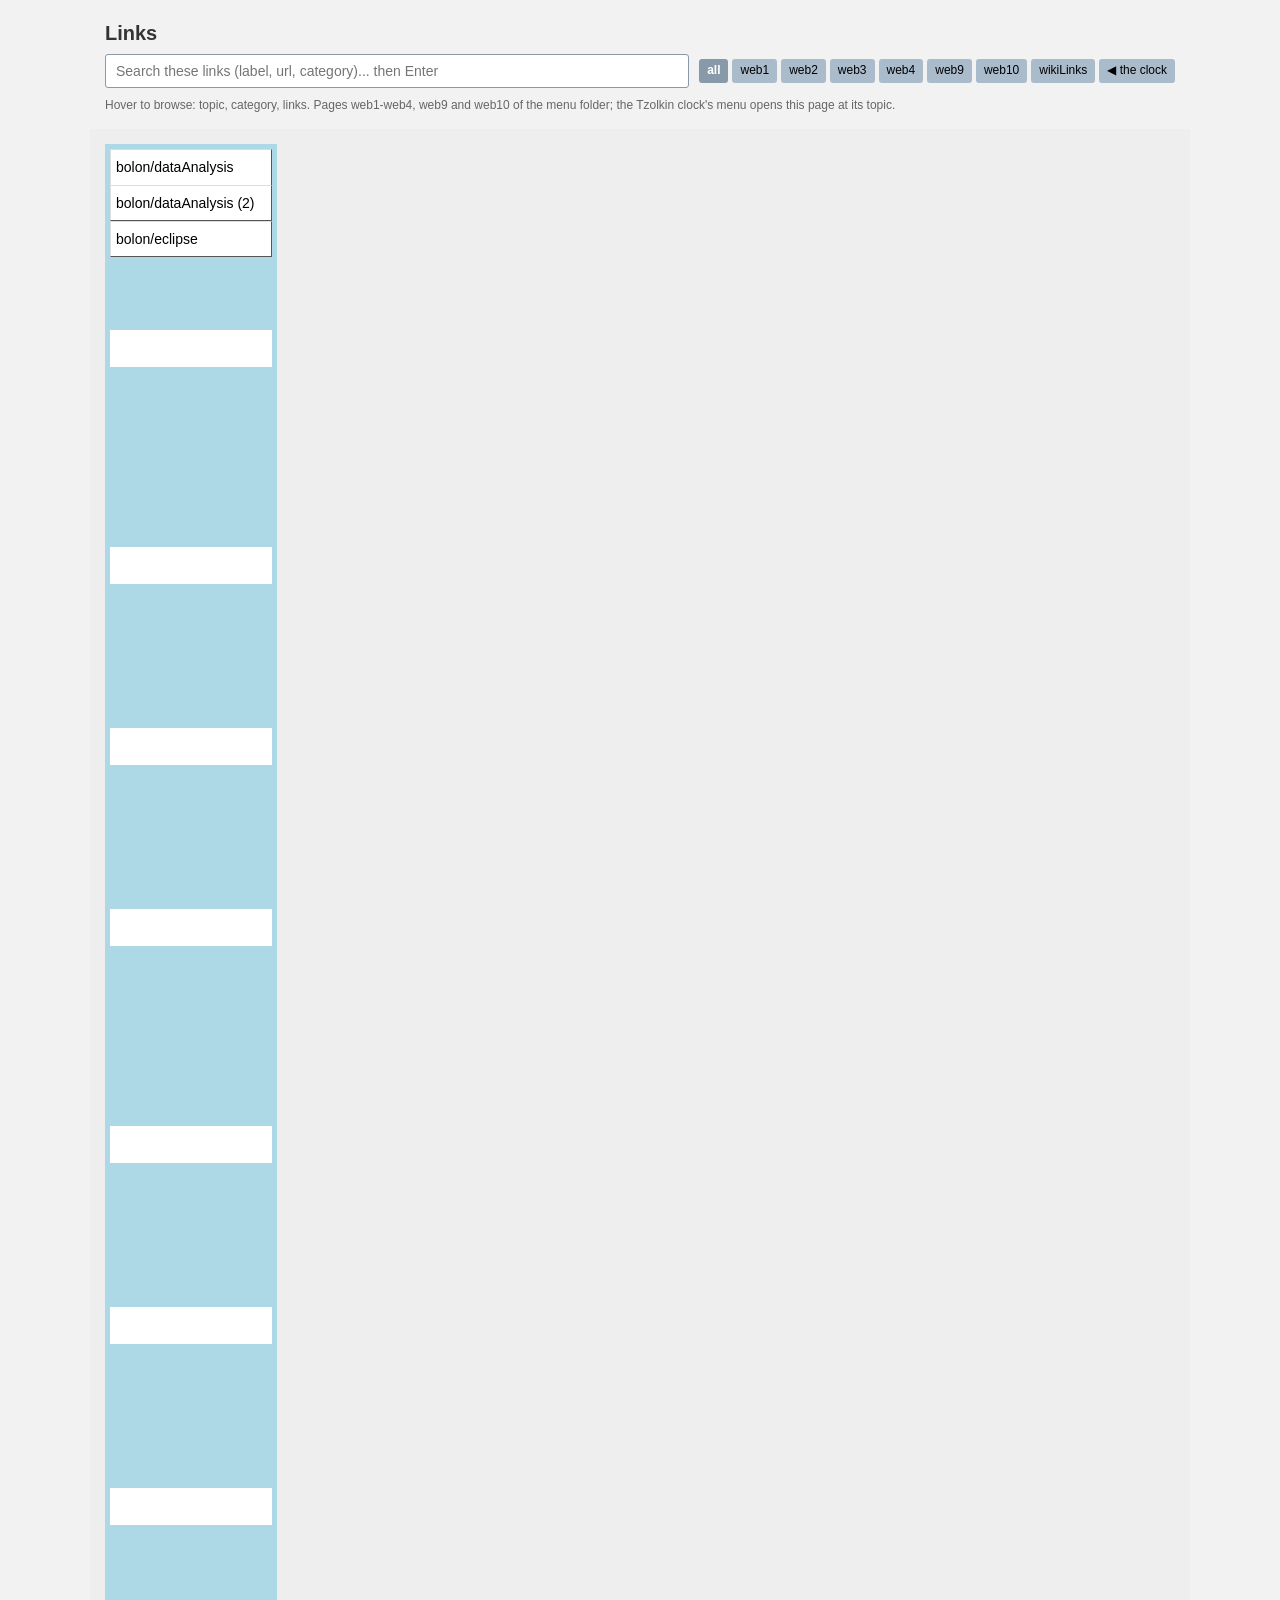
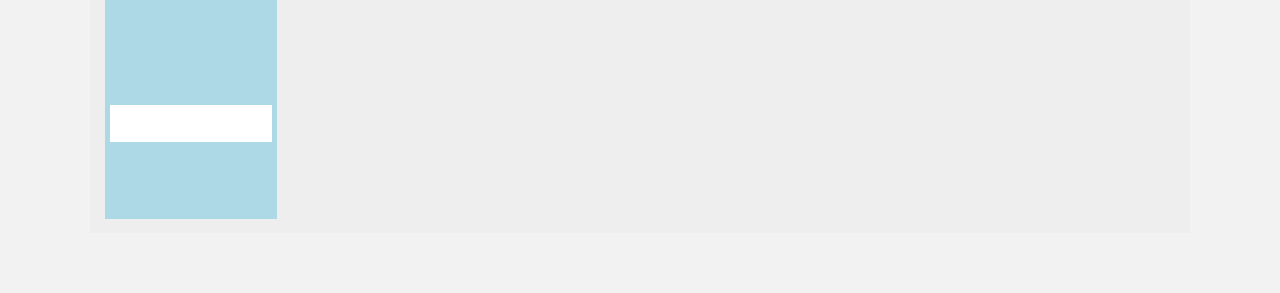
<file: links/index.html>
<!DOCTYPE html>
<html lang="en">
<head>
<meta charset="UTF-8">
<meta name="viewport" content="width=device-width, initial-scale=1.0">
<title>Links</title>
<link rel="stylesheet" href="menu3.css">
</head>
<body>
<div class="header"><h1>Links</h1></div>
<div class="toolbar">
  <input type="text" id="searchBox" placeholder="Search these links (label, url, category)... then Enter">
  <div class="pagelinks">
    <a href="#" data-web="all">all</a>
    <a href="#" data-web="web1">web1</a>
    <a href="#" data-web="web2">web2</a>
    <a href="#" data-web="web3">web3</a>
    <a href="#" data-web="web4">web4</a>
    <a href="#" data-web="web9">web9</a>
    <a href="#" data-web="web10">web10</a>
    <a href="wikiLinks.html">wikiLinks</a>
    <a href="../tzolkin_clock.html" id="back">&#9664; the clock</a>
  </div>
  <div class="hint">Hover to browse: topic, category, links. Pages web1-web4, web9 and web10 of the menu folder; the Tzolkin clock's menu opens this page at its topic.</div>
</div>
<div class="box">
  <ul id="bookmarks">
 <li class="name-item" data-web="web1" id="bolon/dataAnalysis">
  <a href="#" data-kind="name">bolon/dataAnalysis</a>
  <ul class="subs">
   <li class="subname-item">
    <a href="#" data-kind="subname">dataAnalysis</a>
    <ul class="sites">
      <li><a class="linkA" href="https://www.youtube.com/watch?v=-9X_4lijXZI" target="_blank" rel="noopener" title="https://www.youtube.com/watch?v=-9X_4lijXZI">How do I stay up-to-date as a data scientist?</a></li>
      <li><a class="linkA" href="https://www.youtube.com/watch?v=ua-CiDNNj30" target="_blank" rel="noopener" title="https://www.youtube.com/watch?v=ua-CiDNNj30">Learn Data Science Tutorial - Full Course for Beginners</a></li>
      <li><a class="linkA" href="http://ocw.mit.edu/courses/chemistry/5-80-small-molecule-spectroscopy-and-dynamics-fall-2008/" target="_blank" rel="noopener" title="http://ocw.mit.edu/courses/chemistry/5-80-small-molecule-spectroscopy-and-dynamics-fall-2008/">Small-Molecule Spectroscopy and Dynamics | Chemistry | MIT OpenCourseWare</a></li>
      <li><a class="linkA" href="http://ocw.mit.edu/courses/mechanical-engineering/2-993j-introduction-to-numerical-analysis-for-engineering-13-002j-spring-2005/" target="_blank" rel="noopener" title="http://ocw.mit.edu/courses/mechanical-engineering/2-993j-introduction-to-numerical-analysis-for-engineering-13-002j-spring-2005/">Introduction to Numerical Analysis for Engineering (13.002J) | Mechanical Engineering | MIT OpenCourseWare</a></li>
      <li><a class="linkA" href="http://ocw.mit.edu/courses/civil-and-environmental-engineering/1-017-computing-and-data-analysis-for-environmental-applications-fall-2003/" target="_blank" rel="noopener" title="http://ocw.mit.edu/courses/civil-and-environmental-engineering/1-017-computing-and-data-analysis-for-environmental-applications-fall-2003/">Computing and Data Analysis for Environmental Applications | Civil and Environmental Engineering | MIT OpenCourseWare</a></li>
      <li><a class="linkA" href="http://ocw.mit.edu/courses/media-arts-and-sciences/mas-622j-pattern-recognition-and-analysis-fall-2006/" target="_blank" rel="noopener" title="http://ocw.mit.edu/courses/media-arts-and-sciences/mas-622j-pattern-recognition-and-analysis-fall-2006/">Pattern Recognition and Analysis | Media Arts and Sciences | MIT OpenCourseWare</a></li>
    </ul>
   </li>
   <li class="subname-item">
    <a href="#" data-kind="subname">dataAnalysis (2)</a>
    <ul class="sites">
      <li><a class="linkA" href="http://faculty.atu.edu/mfinan/4243/laplace.pdf" target="_blank" rel="noopener" title="http://faculty.atu.edu/mfinan/4243/laplace.pdf">laplace</a></li>
      <li><a class="linkA" href="https://go.anodot.com/webinar-what-does-it-take-to-build-time-series-anomaly-detection?utm_source=facebook&amp;utm_medium=paid&amp;utm_campaign=webinar&amp;utm_content=6134046531885&amp;fbclid=IwAR1l4MdITuUT9cmPzEb7-6uS1uJQAwLeVAAIGmVY5_sYpBIXc1T8ddJ5hWw" target="_blank" rel="noopener" title="https://go.anodot.com/webinar-what-does-it-take-to-build-time-series-anomaly-detection?utm_source=facebook&amp;utm_medium=paid&amp;utm_campaign=webinar&amp;utm_content=6134046531885&amp;fbclid=IwAR1l4MdITuUT9cmPzEb7-6uS1uJQAwLeVAAIGmVY5_sYpBIXc1T8ddJ5hWw">serAnmly</a></li>
    </ul>
   </li>
   <li class="subname-item">
    <a href="#" data-kind="subname">moreAnalysis</a>
    <ul class="sites">
      <li><a class="linkA" href="http://www.cs.xu.edu/math/math125/09m/08EBJ.pdf" target="_blank" rel="noopener" title="http://www.cs.xu.edu/math/math125/09m/08EBJ.pdf">math125</a></li>
      <li><a class="linkA" href="https://www.youtube.com/watch?v=VPZD_aij8H0" target="_blank" rel="noopener" title="https://www.youtube.com/watch?v=VPZD_aij8H0">1. Introduction to Statistics</a></li>
      <li><a class="linkA" href="https://www.youtube.com/watch?v=xxpc-HPKN28" target="_blank" rel="noopener" title="https://www.youtube.com/watch?v=xxpc-HPKN28">Statistics - A Full University Course on Data Science Basics</a></li>
      <li><a class="linkA" href="https://www.youtube.com/watch?v=YWnBbNj_G-U" target="_blank" rel="noopener" title="https://www.youtube.com/watch?v=YWnBbNj_G-U">Data Structures and Algorithms Complete Tutorial Computer Education for All</a></li>
      <li><a class="linkA" href="https://www.youtube.com/watch?v=d4Sn6ny_5LI" target="_blank" rel="noopener" title="https://www.youtube.com/watch?v=d4Sn6ny_5LI">Time Series Prediction</a></li>
      <li><a class="linkA" href="https://www.youtube.com/watch?v=BrK7X_XlGB8" target="_blank" rel="noopener" title="https://www.youtube.com/watch?v=BrK7X_XlGB8">A visual guide to Bayesian thinking</a></li>
      <li><a class="linkA" href="https://www.youtube.com/watch?v=VYpAodcdFfA" target="_blank" rel="noopener" title="https://www.youtube.com/watch?v=VYpAodcdFfA">Two Effective Algorithms for Time Series Forecasting</a></li>
      <li><a class="linkA" href="https://www.youtube.com/watch?v=i8FukKfMKCI" target="_blank" rel="noopener" title="https://www.youtube.com/watch?v=i8FukKfMKCI">The applications of eigenvectors and eigenvalues | That thing you heard in Endgame has other uses</a></li>
    </ul>
   </li>
   <li class="subname-item">
    <a href="#" data-kind="subname">fourier</a>
    <ul class="sites">
      <li><a class="linkA" href="https://see.stanford.edu/materials/lsoftaee261/book-fall-07.pdf" target="_blank" rel="noopener" title="https://see.stanford.edu/materials/lsoftaee261/book-fall-07.pdf">fourier1</a></li>
      <li><a class="linkA" href="https://www.youtube.com/watch?v=r18Gi8lSkfM" target="_blank" rel="noopener" title="https://www.youtube.com/watch?v=r18Gi8lSkfM">Fourier Transform, Fourier Series, and frequency spectrum</a></li>
      <li><a class="linkA" href="https://www.youtube.com/watch?v=spUNpyF58BY" target="_blank" rel="noopener" title="https://www.youtube.com/watch?v=spUNpyF58BY">But what is the Fourier Transform? A visual introduction.</a></li>
      <li><a class="linkA" href="https://www.youtube.com/watch?v=iSw2xFhMRN0" target="_blank" rel="noopener" title="https://www.youtube.com/watch?v=iSw2xFhMRN0">how to get the Fourier series coefficients (fourier series engineering mathematics)</a></li>
      <li><a class="linkA" href="https://www.youtube.com/watch?v=Mm2eYfj0SgA" target="_blank" rel="noopener" title="https://www.youtube.com/watch?v=Mm2eYfj0SgA">Coding Challenge 125: Fourier Series</a></li>
      <li><a class="linkA" href="https://www.youtube.com/watch?v=gZNm7L96pfY" target="_blank" rel="noopener" title="https://www.youtube.com/watch?v=gZNm7L96pfY">Lecture 1 | The Fourier Transforms and its Applications</a></li>
      <li><a class="linkA" href="https://www.youtube.com/watch?v=RgVFseTftOQ" target="_blank" rel="noopener" title="https://www.youtube.com/watch?v=RgVFseTftOQ">Audio DSP Programming Basics - MusicTech Singapore</a></li>
    </ul>
   </li>
   <li class="subname-item">
    <a href="#" data-kind="subname">fourier (2)</a>
    <ul class="sites">
      <li><a class="linkA" href="https://www.youtube.com/watch?v=amsQqss_Y4E" target="_blank" rel="noopener" title="https://www.youtube.com/watch?v=amsQqss_Y4E">Can You Solve A REALLY HARD Calculus Problem? Circle Inscribed In Bell Curves Puzzle</a></li>
      <li><a class="linkA" href="https://www.youtube.com/watch?v=zcqZHYo7ONs" target="_blank" rel="noopener" title="https://www.youtube.com/watch?v=zcqZHYo7ONs">Bell&#x27;s Theorem: The Quantum Venn Diagram Paradox</a></li>
    </ul>
   </li>
   <li class="subname-item">
    <a href="#" data-kind="subname">dsp</a>
    <ul class="sites">
      <li><a class="linkA" href="https://www.youtube.com/watch?v=6dFnpz_AEyA&amp;list=PL9567DFCA3A66F299" target="_blank" rel="noopener" title="https://www.youtube.com/watch?v=6dFnpz_AEyA&amp;list=PL9567DFCA3A66F299">Lecture 1 - Digital Signal Processing Introduction</a></li>
      <li><a class="linkA" href="http://ocw.mit.edu/resources/res-6-008-digital-signal-processing-spring-2011/" target="_blank" rel="noopener" title="http://ocw.mit.edu/resources/res-6-008-digital-signal-processing-spring-2011/">Digital Signal Processing | Electrical Engineering and Computer Science | MIT OpenCourseWare</a></li>
      <li><a class="linkA" href="http://web.eecs.umich.edu/~fessler/course/451/l/pdf/c5.pdf" target="_blank" rel="noopener" title="http://web.eecs.umich.edu/~fessler/course/451/l/pdf/c5.pdf">dft</a></li>
      <li><a class="linkA" href="https://www.wolframalpha.com/examples/IntegralTransforms.html" target="_blank" rel="noopener" title="https://www.wolframalpha.com/examples/IntegralTransforms.html">calculators</a></li>
      <li><a class="linkA" href="https://www.youtube.com/watch?v=yPl64xi_ZZA" target="_blank" rel="noopener" title="https://www.youtube.com/watch?v=yPl64xi_ZZA">Euler&#x27;s real identity NOT e to the i pi = -1</a></li>
      <li><a class="linkA" href="https://www.youtube.com/watch?v=LFwSIdLSosI" target="_blank" rel="noopener" title="https://www.youtube.com/watch?v=LFwSIdLSosI">Euler’s Pi Prime Product and Riemann’s Zeta Function</a></li>
      <li><a class="linkA" href="https://www.youtube.com/watch?v=T647CGsuOVU" target="_blank" rel="noopener" title="https://www.youtube.com/watch?v=T647CGsuOVU">Imaginary Numbers Are Real [Part 1: Introduction]</a></li>
      <li><a class="linkA" href="https://www.youtube.com/watch?v=4aOJH8YOpXc" target="_blank" rel="noopener" title="https://www.youtube.com/watch?v=4aOJH8YOpXc">Integrales por fracciones parciales | Ej. 4 #julioprofe</a></li>
    </ul>
   </li>
   <li class="subname-item">
    <a href="#" data-kind="subname">ztransfrms</a>
    <ul class="sites">
      <li><a class="linkA" href="http://ocw.usu.edu/Electrical_and_Computer_Engineering/Signals_and_Systems/lecture2.pdf" target="_blank" rel="noopener" title="http://ocw.usu.edu/Electrical_and_Computer_Engineering/Signals_and_Systems/lecture2.pdf">zTransforms1</a></li>
      <li><a class="linkA" href="http://t-filter.engineerjs.com/" target="_blank" rel="noopener" title="http://t-filter.engineerjs.com/">TFilter - Free online FIR filter design</a></li>
      <li><a class="linkA" href="http://ocw.mit.edu/courses/mechanical-engineering/2-161-signal-processing-continuous-and-discrete-fall-2008/" target="_blank" rel="noopener" title="http://ocw.mit.edu/courses/mechanical-engineering/2-161-signal-processing-continuous-and-discrete-fall-2008/">Signal Processing: Continuous and Discrete | Mechanical Engineering | MIT OpenCourseWare</a></li>
      <li><a class="linkA" href="http://ocw.mit.edu/courses/electrical-engineering-and-computer-science/6-341-discrete-time-signal-processing-fall-2005/" target="_blank" rel="noopener" title="http://ocw.mit.edu/courses/electrical-engineering-and-computer-science/6-341-discrete-time-signal-processing-fall-2005/">Discrete-Time Signal Processing | Electrical Engineering and Computer Science | MIT OpenCourseWare</a></li>
    </ul>
   </li>
   <li class="subname-item">
    <a href="#" data-kind="subname">spaceData</a>
    <ul class="sites">
      <li><a class="linkA" href="https://www.climate4you.com/Sun.htm#Solar%20variability%20last%209400%20years" target="_blank" rel="noopener" title="https://www.climate4you.com/Sun.htm#Solar%20variability%20last%209400%20years">climate4you Sun</a></li>
      <li><a class="linkA" href="https://www2.mps.mpg.de/projects/sun-climate/data.html" target="_blank" rel="noopener" title="https://www2.mps.mpg.de/projects/sun-climate/data.html">Data</a></li>
      <li><a class="linkA" href="https://books.google.com/books?id=1KHnCAAAQBAJ&amp;pg=PA291&amp;lpg=PA291&amp;dq=solar+magnetic+daily+data+sun+as+a+star&amp;source=bl&amp;ots=shhimiN_mz&amp;sig=ACfU3U1jf7XrMbkDC44uhqK0Hf9nADzErg&amp;hl=en&amp;sa=X&amp;ved=2ahUKEwjV5L7xgqniAhUFMHwKHYDeDVc4MhDoATAIegQIBxAB#v=onepage&amp;q=solar%20magnetic%20daily%20data%20sun%20as%20a%20star&amp;f=false" target="_blank" rel="noopener" title="https://books.google.com/books?id=1KHnCAAAQBAJ&amp;pg=PA291&amp;lpg=PA291&amp;dq=solar+magnetic+daily+data+sun+as+a+star&amp;source=bl&amp;ots=shhimiN_mz&amp;sig=ACfU3U1jf7XrMbkDC44uhqK0Hf9nADzErg&amp;hl=en&amp;sa=X&amp;ved=2ahUKEwjV5L7xgqniAhUFMHwKHYDeDVc4MhDoATAIegQIBxAB#v=onepage&amp;q=solar%20magnetic%20daily%20data%20sun%20as%20a%20star&amp;f=false">The Sun as a Variable Star: Solar and Stellar Irradiance Variations ... - Google Books</a></li>
      <li><a class="linkA" href="https://celestrak.com/SpaceData/SpaceWx-format.php" target="_blank" rel="noopener" title="https://celestrak.com/SpaceData/SpaceWx-format.php">CelesTrak: Space Weather Data Documentation</a></li>
      <li><a class="linkA" href="https://catalog.data.gov/dataset/solar-space-environment-data-satellites" target="_blank" rel="noopener" title="https://catalog.data.gov/dataset/solar-space-environment-data-satellites">National Oceanic and Atmospheric Administration, Department of Commerce - Solar/Space Environment Data (Satellites)</a></li>
      <li><a class="linkA" href="https://arxiv.org/pdf/1810.05563.pdf" target="_blank" rel="noopener" title="https://arxiv.org/pdf/1810.05563.pdf">polarField</a></li>
    </ul>
   </li>
   <li class="subname-item">
    <a href="#" data-kind="subname">memSql</a>
    <ul class="sites">
      <li><a class="linkA" href="https://www.youtube.com/watch?v=CnwIN81RC_g" target="_blank" rel="noopener" title="https://www.youtube.com/watch?v=CnwIN81RC_g">Should I get into data science?</a></li>
      <li><a class="linkA" href="https://ocw.mit.edu/courses/biological-engineering/20-104j-chemicals-in-the-environment-toxicology-and-public-health-be-104j-spring-2005/" target="_blank" rel="noopener" title="https://ocw.mit.edu/courses/biological-engineering/20-104j-chemicals-in-the-environment-toxicology-and-public-health-be-104j-spring-2005/">Chemicals in the Environment: Toxicology and Public Health (BE.104J) | Biological Engineering | MIT OpenCourseWare</a></li>
      <li><a class="linkA" href="https://ocw.mit.edu/courses/biological-engineering/20-309-biological-engineering-ii-instrumentation-and-measurement-fall-2006/" target="_blank" rel="noopener" title="https://ocw.mit.edu/courses/biological-engineering/20-309-biological-engineering-ii-instrumentation-and-measurement-fall-2006/">Biological Engineering II: Instrumentation and Measurement | Biological Engineering | MIT OpenCourseWare</a></li>
      <li><a class="linkA" href="https://www.youtube.com/watch?v=xDKbpwumgF8" target="_blank" rel="noopener" title="https://www.youtube.com/watch?v=xDKbpwumgF8">PART.1 7 BAND DIGITAL SPECTRUM ANALYZER</a></li>
    </ul>
   </li>
  </ul>
 </li>
 <li class="name-item" data-web="web1" id="bolon/dataAnalysis (2)">
  <a href="#" data-kind="name">bolon/dataAnalysis (2)</a>
  <ul class="subs">
   <li class="subname-item">
    <a href="#" data-kind="subname">dataMining</a>
    <ul class="sites">
      <li><a class="linkA" href="https://public.enigma.com" target="_blank" rel="noopener" title="https://public.enigma.com">Enigma: Trusted business data</a></li>
      <li><a class="linkA" href="https://betalist.com/startups/datacircle-io" target="_blank" rel="noopener" title="https://betalist.com/startups/datacircle-io">DataCircle.io: Buy, Sell or Exchange Data Sets easily | BetaList</a></li>
      <li><a class="linkA" href="https://digger.com" target="_blank" rel="noopener" title="https://digger.com">moreSets</a></li>
      <li><a class="linkA" href="https://catalog.data.gov/" target="_blank" rel="noopener" title="https://catalog.data.gov/">Catalog - Data.gov</a></li>
    </ul>
   </li>
   <li class="subname-item">
    <a href="#" data-kind="subname">dataAnalysis</a>
    <ul class="sites">
      <li><a class="linkA" href="https://www.youtube.com/watch?v=4qpI4T6_bUw" target="_blank" rel="noopener" title="https://www.youtube.com/watch?v=4qpI4T6_bUw">How To Setup a Grafana Dashboard Step By Step</a></li>
    </ul>
   </li>
  </ul>
 </li>
 <li class="name-item" data-web="web1" id="bolon/eclipse">
  <a href="#" data-kind="name">bolon/eclipse</a>
  <ul class="subs">
   <li class="subname-item">
    <a href="#" data-kind="subname">eclipse</a>
    <ul class="sites">
      <li><a class="linkA" href="https://www.youtube.com/watch?v=66mPAp8-Z7g" target="_blank" rel="noopener" title="https://www.youtube.com/watch?v=66mPAp8-Z7g">Planet 9 Breakthrough! Hidden Super Sized Planet May be Found Soon, Bizarre Solar Eclipse</a></li>
      <li><a class="linkA" href="https://www.youtube.com/watch?v=4VTn302Utqk" target="_blank" rel="noopener" title="https://www.youtube.com/watch?v=4VTn302Utqk">Lunar Eclipse in Scorpio brings FATED CULMINATIONS! Astrology Forecast for ALL 12 Zodiac Signs!</a></li>
      <li><a class="linkA" href="https://www.youtube.com/watch?v=64cEJIklOs4" target="_blank" rel="noopener" title="https://www.youtube.com/watch?v=64cEJIklOs4">SCORPIO: ECLIPSE BRINGS AN END TO THE BIGGEST TEST OF YOUR LIFE, WHAT STOOD IN YOUR WAY NOW CRUMBLES</a></li>
      <li><a class="linkA" href="https://www.youtube.com/watch?v=iceS6BvhuQ8" target="_blank" rel="noopener" title="https://www.youtube.com/watch?v=iceS6BvhuQ8">If You Need The Most Awesome Violin Music, Hear This • &quot;FORGOTTEN ODES&quot; by@eternal-eclipse</a></li>
      <li><a class="linkA" href="https://www.youtube.com/watch?v=WrZkGYDyqws" target="_blank" rel="noopener" title="https://www.youtube.com/watch?v=WrZkGYDyqws">[WEBINAR] Introducing Industrialized CRISPR Cells, Powered by the Eclipse™ Platform</a></li>
      <li><a class="linkA" href="https://www.youtube.com/watch?v=AKv4rtCh6_Y" target="_blank" rel="noopener" title="https://www.youtube.com/watch?v=AKv4rtCh6_Y">The Seven Salem Solar Eclipse of 2017</a></li>
      <li><a class="linkA" href="https://eclipse.gsfc.nasa.gov/transit/catalog/VenusCatalog.html" target="_blank" rel="noopener" title="https://eclipse.gsfc.nasa.gov/transit/catalog/VenusCatalog.html">NASA - Catalog of Transits of Venus</a></li>
      <li><a class="linkA" href="https://www.youtube.com/watch?v=AFl6b5_qwMk" target="_blank" rel="noopener" title="https://www.youtube.com/watch?v=AFl6b5_qwMk">Taurus ♉ Lunar Eclipse - Breaking Free From Karma and Honoring Your Truth</a></li>
      <li><a class="linkA" href="https://www.britannica.com/science/eclipse/Eclipsing-binary-stars#ref11214" target="_blank" rel="noopener" title="https://www.britannica.com/science/eclipse/Eclipsing-binary-stars#ref11214">eclipse-9</a></li>
    </ul>
   </li>
   <li class="subname-item">
    <a href="#" data-kind="subname">eclipse (2)</a>
    <ul class="sites">
      <li><a class="linkA" href="https://kepler-project.org/developers/reference/kepler-and-eclipse.html" target="_blank" rel="noopener" title="https://kepler-project.org/developers/reference/kepler-and-eclipse.html">Kepler and Eclipse — Kepler</a></li>
      <li><a class="linkA" href="https://www.youtube.com/watch?v=0smG768uUis" target="_blank" rel="noopener" title="https://www.youtube.com/watch?v=0smG768uUis">Learn Eclipse in 1 Hour with 30 lessons | Amit Thinks</a></li>
      <li><a class="linkA" href="https://www.youtube.com/watch?v=UYNFMD8jK9U" target="_blank" rel="noopener" title="https://www.youtube.com/watch?v=UYNFMD8jK9U">Setting up the NIOS II in Eclipse on the DE1-SoC</a></li>
      <li><a class="linkA" href="https://www.youtube.com/watch?v=XdisTzxTia0" target="_blank" rel="noopener" title="https://www.youtube.com/watch?v=XdisTzxTia0">How to Setup Eclipse IDE for C/C++ Development EASILY! - 2021 | Very Easy Coding Tutorial</a></li>
      <li><a class="linkA" href="https://www.youtube.com/watch?v=yMPMGNcDIjI" target="_blank" rel="noopener" title="https://www.youtube.com/watch?v=yMPMGNcDIjI">Developing C programs using Eclipse IDE</a></li>
      <li><a class="linkA" href="https://www.youtube.com/watch?v=1W6yylRmyn4" target="_blank" rel="noopener" title="https://www.youtube.com/watch?v=1W6yylRmyn4">Using Eclipse for C</a></li>
      <li><a class="linkA" href="https://www.intel.com/content/www/us/en/docs/programmable/683525/21-3/getting-started-with-nios-ii-software.html" target="_blank" rel="noopener" title="https://www.intel.com/content/www/us/en/docs/programmable/683525/21-3/getting-started-with-nios-ii-software.html">eclipse-17</a></li>
      <li><a class="linkA" href="https://www.youtube.com/watch?v=mJJCgPWpAAo" target="_blank" rel="noopener" title="https://www.youtube.com/watch?v=mJJCgPWpAAo">LUNAR ECLIPSE, 4TH DECEMBER 1968 (8mm)</a></li>
    </ul>
   </li>
   <li class="subname-item">
    <a href="#" data-kind="subname">eclipse (3)</a>
    <ul class="sites">
      <li><a class="linkA" href="https://eclipse-embed-cdt.github.io/" target="_blank" rel="noopener" title="https://eclipse-embed-cdt.github.io/">Eclipse Embedded CDT | Eclipse Embedded CDT (C/C++ Development Tools)™</a></li>
      <li><a class="linkA" href="https://srclog.com/gnu-mcu-eclipseeclipse-plugins" target="_blank" rel="noopener" title="https://srclog.com/gnu-mcu-eclipseeclipse-plugins">eclipse-plugins — download, setup and alternatives | SrcLog.com</a></li>
    </ul>
   </li>
  </ul>
 </li>
 <li class="name-item" data-web="web1" id="bolon/egypt">
  <a href="#" data-kind="name">bolon/egypt</a>
  <ul class="subs">
   <li class="subname-item">
    <a href="#" data-kind="subname">egypt1</a>
    <ul class="sites">
      <li><a class="linkA" href="https://www.youtube.com/watch?v=bfuX0Pgw0UI" target="_blank" rel="noopener" title="https://www.youtube.com/watch?v=bfuX0Pgw0UI">gizaTomb</a></li>
      <li><a class="linkA" href="https://www.youtube.com/watch?v=BVR5V-cmpbA" target="_blank" rel="noopener" title="https://www.youtube.com/watch?v=BVR5V-cmpbA">The Giza Labyrinth &amp; How the Pyramids Saved Humanity | Ancient Architects</a></li>
      <li><a class="linkA" href="https://www.youtube.com/watch?v=2fS9ixfQ_no" target="_blank" rel="noopener" title="https://www.youtube.com/watch?v=2fS9ixfQ_no">pyramids</a></li>
      <li><a class="linkA" href="https://www.youtube.com/watch?v=WGB_7n8V_y4" target="_blank" rel="noopener" title="https://www.youtube.com/watch?v=WGB_7n8V_y4">egyptRain</a></li>
      <li><a class="linkA" href="https://www.youtube.com/watch?v=QeJjyOMwHYE&amp;t=21s" target="_blank" rel="noopener" title="https://www.youtube.com/watch?v=QeJjyOMwHYE&amp;t=21s">A different History about ancient Egypt and Humanity&#x27;s Origins</a></li>
      <li><a class="linkA" href="https://www.youtube.com/watch?v=WIjREbbFjNE" target="_blank" rel="noopener" title="https://www.youtube.com/watch?v=WIjREbbFjNE">Decoding the Secrets of Egyptian Hieroglyphs | Ancient Egyptian Alphabet | Wondrium</a></li>
    </ul>
   </li>
   <li class="subname-item">
    <a href="#" data-kind="subname">egypt2</a>
    <ul class="sites">
      <li><a class="linkA" href="https://www.youtube.com/watch?v=bRcu-ysocX4" target="_blank" rel="noopener" title="https://www.youtube.com/watch?v=bRcu-ysocX4">1177 BC: The Year Civilization Collapsed (Eric Cline, PhD)</a></li>
      <li><a class="linkA" href="https://www.youtube.com/watch?v=rcFWn3-i8F0" target="_blank" rel="noopener" title="https://www.youtube.com/watch?v=rcFWn3-i8F0">Acoustic Levitation in Egypt - Ancient High Technology | Ancient Architects</a></li>
      <li><a class="linkA" href="https://www.youtube.com/watch?v=QNrPBwxiXlQ" target="_blank" rel="noopener" title="https://www.youtube.com/watch?v=QNrPBwxiXlQ">Egypt Announces Discovery Of &#x27;One Of A Kind&#x27; 4,400 Year-Old Tomb</a></li>
      <li><a class="linkA" href="http://onlinelibrary.wiley.com/doi/10.1029/2004GL022156/pdf" target="_blank" rel="noopener" title="http://onlinelibrary.wiley.com/doi/10.1029/2004GL022156/pdf">acoustLev</a></li>
      <li><a class="linkA" href="https://www.youtube.com/watch?v=QeJjyOMwHYE" target="_blank" rel="noopener" title="https://www.youtube.com/watch?v=QeJjyOMwHYE">A different History about ancient Egypt and Humanity&#x27;s Origins</a></li>
    </ul>
   </li>
   <li class="subname-item">
    <a href="#" data-kind="subname">nileRecords</a>
    <ul class="sites">
      <li><a class="linkA" href="http://www.john-daly.com/theodor/solarnao.htm" target="_blank" rel="noopener" title="http://www.john-daly.com/theodor/solarnao.htm">Solar Eruptions Linked to North Atlantic Oscillation</a></li>
    </ul>
   </li>
  </ul>
 </li>
 <li class="name-item" data-web="web1" id="bolon/historical">
  <a href="#" data-kind="name">bolon/historical</a>
  <ul class="subs">
   <li class="subname-item">
    <a href="#" data-kind="subname">u5ToLemuria</a>
    <ul class="sites">
      <li><a class="linkA" href="https://commons.wikimedia.org/wiki/File:Spreading_homo_sapiens.jpg" target="_blank" rel="noopener" title="https://commons.wikimedia.org/wiki/File:Spreading_homo_sapiens.jpg">File:Spreading homo sapiens.jpg - Wikimedia Commons</a></li>
      <li><a class="linkA" href="https://commons.wikimedia.org/wiki/Drake_Passage#/media/File:Drake_Passage_-_Orthographic_projection.png" target="_blank" rel="noopener" title="https://commons.wikimedia.org/wiki/Drake_Passage#/media/File:Drake_Passage_-_Orthographic_projection.png">Drake Passage - Wikimedia Commons</a></li>
      <li><a class="linkA" href="https://commons.wikimedia.org/wiki/File:Magallanes_and_Antartica_Chilena_in_Chile_(%2BAntarctica_claims).svg" target="_blank" rel="noopener" title="https://commons.wikimedia.org/wiki/File:Magallanes_and_Antartica_Chilena_in_Chile_(%2BAntarctica_claims).svg">File:Magallanes and Antartica Chilena in Chile (+Antarctica claims).svg - Wikimedia Commons</a></li>
      <li><a class="linkA" href="http://arc-team-open-research.blogspot.com/2012/06/luzia-woman-oldest-human-skull-of.html" target="_blank" rel="noopener" title="http://arc-team-open-research.blogspot.com/2012/06/luzia-woman-oldest-human-skull-of.html">ATOR: Luzia Woman - The oldest human skull of the Americas</a></li>
      <li><a class="linkA" href="https://commons.wikimedia.org/w/index.php?search=y+chromosomal+adam&amp;title=Special%3ASearch&amp;go=Go#/media/File:Yhaplotree.JPG" target="_blank" rel="noopener" title="https://commons.wikimedia.org/w/index.php?search=y+chromosomal+adam&amp;title=Special%3ASearch&amp;go=Go#/media/File:Yhaplotree.JPG">Search results for &quot;y chromosomal adam&quot; - Wikimedia Commons</a></li>
      <li><a class="linkA" href="https://commons.wikimedia.org/w/index.php?search=y+chromosome+dna&amp;title=Special%3ASearch&amp;go=Go#/media/File:Haplogroup_R_(Y-DNA).PNG" target="_blank" rel="noopener" title="https://commons.wikimedia.org/w/index.php?search=y+chromosome+dna&amp;title=Special%3ASearch&amp;go=Go#/media/File:Haplogroup_R_(Y-DNA).PNG">Search results for &quot;y chromosome dna&quot; - Wikimedia Commons</a></li>
      <li><a class="linkA" href="http://commons.wikimedia.org/wiki/File:Lemuria_map.jpg" target="_blank" rel="noopener" title="http://commons.wikimedia.org/wiki/File:Lemuria_map.jpg">File:Lemuria map.jpg - Wikimedia Commons</a></li>
    </ul>
   </li>
   <li class="subname-item">
    <a href="#" data-kind="subname">moreTimeLine</a>
    <ul class="sites">
      <li><a class="linkA" href="https://commons.wikimedia.org/wiki/Ptah#/media/File:Egypt.Ptah.01.png" target="_blank" rel="noopener" title="https://commons.wikimedia.org/wiki/Ptah#/media/File:Egypt.Ptah.01.png">Ptah - Wikimedia Commons</a></li>
      <li><a class="linkA" href="https://commons.wikimedia.org/w/index.php?search=SUN+STONE&amp;title=Special%3ASearch&amp;go=Go#/media/File:Aztec_Sun_stone_depicting_their_concept_of_the_universe.JPG" target="_blank" rel="noopener" title="https://commons.wikimedia.org/w/index.php?search=SUN+STONE&amp;title=Special%3ASearch&amp;go=Go#/media/File:Aztec_Sun_stone_depicting_their_concept_of_the_universe.JPG">Search results for &quot;SUN STONE&quot; - Wikimedia Commons</a></li>
      <li><a class="linkA" href="http://upload.wikimedia.org/wikipedia/commons/2/25/Map_of_fertile_cresent.png" target="_blank" rel="noopener" title="http://upload.wikimedia.org/wikipedia/commons/2/25/Map_of_fertile_cresent.png">fertileCrescent</a></li>
      <li><a class="linkA" href="https://commons.wikimedia.org/w/index.php?search=File%3APleistocene&amp;title=Special%3ASearch&amp;profile=advanced&amp;fulltext=1&amp;advancedSearch-current=%7B%22namespaces%22%3A%5B6%2C12%2C14%2C100%2C106%2C0%5D%7D&amp;ns6=1&amp;ns12=1&amp;ns14=1&amp;ns100=1&amp;ns106=1&amp;ns0=1#/media/File:Woolly_Mammoth_Late_Pleistocene_Dymaxion_Biogeographic_Distribution.png" target="_blank" rel="noopener" title="https://commons.wikimedia.org/w/index.php?search=File%3APleistocene&amp;title=Special%3ASearch&amp;profile=advanced&amp;fulltext=1&amp;advancedSearch-current=%7B%22namespaces%22%3A%5B6%2C12%2C14%2C100%2C106%2C0%5D%7D&amp;ns6=1&amp;ns12=1&amp;ns14=1&amp;ns100=1&amp;ns106=1&amp;ns0=1#/media/File:Woolly_Mammoth_Late_Pleistocene_Dymaxion_Biogeographic_Distribution.png">Search results for &quot;File:Pleistocene&quot; - Wikimedia Commons</a></li>
      <li><a class="linkA" href="https://commons.wikimedia.org/w/index.php?search=gisp2&amp;title=Special%3ASearch&amp;go=Go#/media/File:Gisp2_electrical_conductivity_1.jpg" target="_blank" rel="noopener" title="https://commons.wikimedia.org/w/index.php?search=gisp2&amp;title=Special%3ASearch&amp;go=Go#/media/File:Gisp2_electrical_conductivity_1.jpg">Search results for &quot;gisp2&quot; - Wikimedia Commons</a></li>
      <li><a class="linkA" href="http://commons.wikimedia.org/wiki/File:Coastal_Migration_Route.jpeg" target="_blank" rel="noopener" title="http://commons.wikimedia.org/wiki/File:Coastal_Migration_Route.jpeg">File:Coastal Migration Route.jpeg - Wikimedia Commons</a></li>
      <li><a class="linkA" href="http://commons.wikimedia.org/wiki/File:Pbo2.jpg" target="_blank" rel="noopener" title="http://commons.wikimedia.org/wiki/File:Pbo2.jpg">File:Pbo2.jpg - Wikimedia Commons</a></li>
      <li><a class="linkA" href="http://commons.wikimedia.org/wiki/File:Woolly_mammoth_%28Mammuthus_primigenius%29_-_Mauricio_Ant%C3%B3n.jpg" target="_blank" rel="noopener" title="http://commons.wikimedia.org/wiki/File:Woolly_mammoth_%28Mammuthus_primigenius%29_-_Mauricio_Ant%C3%B3n.jpg">File:Woolly mammoth (Mammuthus primigenius) - Mauricio Antón.jpg - Wikimedia Commons</a></li>
      <li><a class="linkA" href="https://commons.wikimedia.org/wiki/Venus#/media/File:Aphrodite_terra_topo.jpg" target="_blank" rel="noopener" title="https://commons.wikimedia.org/wiki/Venus#/media/File:Aphrodite_terra_topo.jpg">Venus - Wikimedia Commons</a></li>
    </ul>
   </li>
   <li class="subname-item">
    <a href="#" data-kind="subname">moreTimeLine (2)</a>
    <ul class="sites">
      <li><a class="linkA" href="http://commons.wikimedia.org/wiki/File:Sphinx.jpg" target="_blank" rel="noopener" title="http://commons.wikimedia.org/wiki/File:Sphinx.jpg">File:Sphinx.jpg - Wikimedia Commons</a></li>
      <li><a class="linkA" href="http://commons.wikimedia.org/wiki/File:Mazama.png" target="_blank" rel="noopener" title="http://commons.wikimedia.org/wiki/File:Mazama.png">File:Mazama.png - Wikimedia Commons</a></li>
      <li><a class="linkA" href="http://commons.wikimedia.org/wiki/File:El_Castillo_Stitch_2008_Edit_2.jpg" target="_blank" rel="noopener" title="http://commons.wikimedia.org/wiki/File:El_Castillo_Stitch_2008_Edit_2.jpg">File:El Castillo Stitch 2008 Edit 2.jpg - Wikimedia Commons</a></li>
    </ul>
   </li>
   <li class="subname-item">
    <a href="#" data-kind="subname">stillToEdit</a>
    <ul class="sites">
      <li><a class="linkA" href="https://www.youtube.com/watch?v=hJnEQCMA5Sg" target="_blank" rel="noopener" title="https://www.youtube.com/watch?v=hJnEQCMA5Sg">Why are these 32 symbols found in caves all over Europe | Genevieve von Petzinger | TED</a></li>
      <li><a class="linkA" href="https://www.youtube.com/watch?v=R1R8yrEGAgw" target="_blank" rel="noopener" title="https://www.youtube.com/watch?v=R1R8yrEGAgw">A Neanderthal Perspective on Human Origins with Svante Pääbo - 2018</a></li>
      <li><a class="linkA" href="https://www.youtube.com/watch?v=gB4fPhv2jWA" target="_blank" rel="noopener" title="https://www.youtube.com/watch?v=gB4fPhv2jWA">Animals Of The Stone Age</a></li>
      <li><a class="linkA" href="https://www.youtube.com/watch?v=8-z4qSfmgM0" target="_blank" rel="noopener" title="https://www.youtube.com/watch?v=8-z4qSfmgM0">5 Surprising Animals That Have Gone Extinct In The Last 500 Years</a></li>
      <li><a class="linkA" href="https://www.youtube.com/watch?v=WTPhiryVjoA" target="_blank" rel="noopener" title="https://www.youtube.com/watch?v=WTPhiryVjoA">Most MYSTERIOUS Ancient Labyrinths Uncovered!</a></li>
    </ul>
   </li>
   <li class="subname-item">
    <a href="#" data-kind="subname">sumer</a>
    <ul class="sites">
      <li><a class="linkA" href="https://www.youtube.com/watch?v=Mm4mXmivuZg" target="_blank" rel="noopener" title="https://www.youtube.com/watch?v=Mm4mXmivuZg">A Stray Sumerian Tablet</a></li>
      <li><a class="linkA" href="https://www.youtube.com/watch?v=rrsIW0akb6o" target="_blank" rel="noopener" title="https://www.youtube.com/watch?v=rrsIW0akb6o">Learn Ancient Sumerian Lesson 1</a></li>
      <li><a class="linkA" href="https://www.youtube.com/watch?v=2VWS_F_UeQI" target="_blank" rel="noopener" title="https://www.youtube.com/watch?v=2VWS_F_UeQI">Why an ancient Mesopotamian tablet is key to our future learning | Tiffany Jenkins | TEDxSquareMile</a></li>
      <li><a class="linkA" href="https://www.youtube.com/watch?v=sWppk7-Mti4" target="_blank" rel="noopener" title="https://www.youtube.com/watch?v=sWppk7-Mti4">The Epic of Gilgamesh: Crash Course World Mythology #26</a></li>
      <li><a class="linkA" href="https://www.youtube.com/watch?v=sIGOFlFoCLc" target="_blank" rel="noopener" title="https://www.youtube.com/watch?v=sIGOFlFoCLc">ziggurat</a></li>
    </ul>
   </li>
   <li class="subname-item">
    <a href="#" data-kind="subname">tablets</a>
    <ul class="sites">
      <li><a class="linkA" href="https://www.youtube.com/watch?v=jZDS6BHFoB4" target="_blank" rel="noopener" title="https://www.youtube.com/watch?v=jZDS6BHFoB4">Experts Translated This 3,700 Year Old Tablet, And The Discovery They Made Has Rewritten History</a></li>
      <li><a class="linkA" href="https://www.youtube.com/watch?v=IhpGnoKDbj8" target="_blank" rel="noopener" title="https://www.youtube.com/watch?v=IhpGnoKDbj8">Learn to Read Ancient Sumerian, Lesson Four: The Verbal Chain</a></li>
      <li><a class="linkA" href="https://www.youtube.com/watch?v=qw8HhTnot0w" target="_blank" rel="noopener" title="https://www.youtube.com/watch?v=qw8HhTnot0w">Book of Enoch | COMPLETE Narration</a></li>
    </ul>
   </li>
   <li class="subname-item">
    <a href="#" data-kind="subname">other</a>
    <ul class="sites">
      <li><a class="linkA" href="https://www.youtube.com/watch?v=U5kEzxOb-3c" target="_blank" rel="noopener" title="https://www.youtube.com/watch?v=U5kEzxOb-3c">Ancient Map Shows The Lost City of Atlantis is The Eye of The Sahara – Ancient Civilization</a></li>
      <li><a class="linkA" href="https://www.youtube.com/watch?v=FXUSlJPETOw" target="_blank" rel="noopener" title="https://www.youtube.com/watch?v=FXUSlJPETOw">Sanskrit Alphabet</a></li>
    </ul>
   </li>
  </ul>
 </li>
 <li class="name-item" data-web="web1" id="bolon/maya">
  <a href="#" data-kind="name">bolon/maya</a>
  <ul class="subs">
   <li class="subname-item">
    <a href="#" data-kind="subname">triad</a>
    <ul class="sites">
      <li><a class="linkA" href="https://florida.academia.edu/SusanMilbrath" target="_blank" rel="noopener" title="https://florida.academia.edu/SusanMilbrath">Susan Milbrath - University of Florida</a></li>
      <li><a class="linkA" href="http://adsabs.harvard.edu/full/1996AJ....111.1615E" target="_blank" rel="noopener" title="http://adsabs.harvard.edu/full/1996AJ....111.1615E">gliese</a></li>
      <li><a class="linkA" href="http://www.mesoweb.com/publications/Christenson/PV-Literal.pdf" target="_blank" rel="noopener" title="http://www.mesoweb.com/publications/Christenson/PV-Literal.pdf">popolVuh</a></li>
      <li><a class="linkA" href="http://www.mesoweb.com/publications/MayaVase/Coe1989.pdf" target="_blank" rel="noopener" title="http://www.mesoweb.com/publications/MayaVase/Coe1989.pdf">vaseBook</a></li>
    </ul>
   </li>
   <li class="subname-item">
    <a href="#" data-kind="subname">codex</a>
    <ul class="sites">
      <li><a class="linkA" href="http://www.public.asu.edu/~mjwhite/Sidereal%20and%20tropical%20years.pdf" target="_blank" rel="noopener" title="http://www.public.asu.edu/~mjwhite/Sidereal%20and%20tropical%20years.pdf">Sign in ・ Cloudflare Access</a></li>
      <li><a class="linkA" href="https://www.youtube.com/watch?v=weth9ypgpWw" target="_blank" rel="noopener" title="https://www.youtube.com/watch?v=weth9ypgpWw">The Moon and Global Weather Cycles</a></li>
      <li><a class="linkA" href="https://forum.cosmoquest.org/showthread.php?77539-Jupiter-Saturn-Neptune-Venus-quot-Saros-quot-Cycle" target="_blank" rel="noopener" title="https://forum.cosmoquest.org/showthread.php?77539-Jupiter-Saturn-Neptune-Venus-quot-Saros-quot-Cycle">saros</a></li>
      <li><a class="linkA" href="https://oneau.wordpress.com/2010/07/04/astrometry-in-python-with-pyephem/" target="_blank" rel="noopener" title="https://oneau.wordpress.com/2010/07/04/astrometry-in-python-with-pyephem/">Astrometry in python with pyephem | Comfort at 1 AU</a></li>
      <li><a class="linkA" href="https://www.youtube.com/watch?v=f3x7hPWKB2c" target="_blank" rel="noopener" title="https://www.youtube.com/watch?v=f3x7hPWKB2c">Rare event to occur in Solar System July 19, 2018 - Several days..</a></li>
      <li><a class="linkA" href="https://www.youtube.com/watch?v=w-_9YRg7o_Q" target="_blank" rel="noopener" title="https://www.youtube.com/watch?v=w-_9YRg7o_Q">DIY Gaming - How to Make a Bi-fold Gameboard</a></li>
      <li><a class="linkA" href="https://www.youtube.com/watch?v=vjP-OVau-RA" target="_blank" rel="noopener" title="https://www.youtube.com/watch?v=vjP-OVau-RA">How It&#x27;s Made: Board Games at a Chinese Factory</a></li>
    </ul>
   </li>
   <li class="subname-item">
    <a href="#" data-kind="subname">codex (2)</a>
    <ul class="sites">
      <li><a class="linkA" href="https://sites.google.com/a/hamline.edu/maya-society/yucatec-maya-language-resources" target="_blank" rel="noopener" title="https://sites.google.com/a/hamline.edu/maya-society/yucatec-maya-language-resources">yucatec</a></li>
      <li><a class="linkA" href="https://commons.wikimedia.org/wiki/Category:Maya_calendar_glyphs" target="_blank" rel="noopener" title="https://commons.wikimedia.org/wiki/Category:Maya_calendar_glyphs">Category:Maya calendar glyphs - Wikimedia Commons</a></li>
      <li><a class="linkA" href="https://commons.wikimedia.org/wiki/Codex_Borgia" target="_blank" rel="noopener" title="https://commons.wikimedia.org/wiki/Codex_Borgia">Codex Borgia - Wikimedia Commons</a></li>
      <li><a class="linkA" href="#" target="_blank" rel="noopener" title="#">bolontiku
   
    Wikipedia:WikiProject Mesoamerica/Journals - Wikipedia</a></li>
      <li><a class="linkA" href="http://www.wayeb.org/notes/wayeb_notes0022.pdf" target="_blank" rel="noopener" title="http://www.wayeb.org/notes/wayeb_notes0022.pdf">notes1</a></li>
      <li><a class="linkA" href="http://www.wayeb.org/notes/wayeb_notes0030.pdf" target="_blank" rel="noopener" title="http://www.wayeb.org/notes/wayeb_notes0030.pdf">notes2</a></li>
      <li><a class="linkA" href="http://abakmatematicamaya.blogspot.com/2010/12/los-nueve-senores-de-la-noche.html" target="_blank" rel="noopener" title="http://abakmatematicamaya.blogspot.com/2010/12/los-nueve-senores-de-la-noche.html">A-BAK&#x27; 2013: A-BAK&#x27; MATEMÁTICA MAYA: LOS NUEVE SEÑORES DE LA NOCHE</a></li>
      <li><a class="linkA" href="http://www.pauahtun.org/Calendar/gglyph.html" target="_blank" rel="noopener" title="http://www.pauahtun.org/Calendar/gglyph.html">notes4</a></li>
    </ul>
   </li>
   <li class="subname-item">
    <a href="#" data-kind="subname">more</a>
    <ul class="sites">
      <li><a class="linkA" href="https://mvnrepository.com/" target="_blank" rel="noopener" title="https://mvnrepository.com/">Maven Repository: Search/Browse/Explore</a></li>
      <li><a class="linkA" href="http://mayan-calendar.com/ancient_yearBearers.html" target="_blank" rel="noopener" title="http://mayan-calendar.com/ancient_yearBearers.html">Mayan Year Bearers</a></li>
      <li><a class="linkA" href="https://github.com/GITenberg/A-Possible-Solution-of-the-Number-Series-on-Pages-51-to-58-of-the-Dresden-Codex_42346" target="_blank" rel="noopener" title="https://github.com/GITenberg/A-Possible-Solution-of-the-Number-Series-on-Pages-51-to-58-of-the-Dresden-Codex_42346">GitHub - GITenberg/A-Possible-Solution-of-the-Number-Series-on-Pages-51-to-58-of-the-Dresden-Codex_42346: A Possible Solution of the Number Series on Pages 51 to 58 of the Dresden Codex by Guthe, Carl...</a></li>
      <li><a class="linkA" href="http://www.russellcottrell.com/longCount/" target="_blank" rel="noopener" title="http://www.russellcottrell.com/longCount/">The Maya Long Count Calendar</a></li>
    </ul>
   </li>
   <li class="subname-item">
    <a href="#" data-kind="subname">misc</a>
    <ul class="sites">
      <li><a class="linkA" href="https://www.youtube.com/watch?v=Bm3Oixy4YMs" target="_blank" rel="noopener" title="https://www.youtube.com/watch?v=Bm3Oixy4YMs">Surya Siddhanta, 2 Million Years old Book on Astronomy</a></li>
    </ul>
   </li>
   <li class="subname-item">
    <a href="#" data-kind="subname">codex</a>
    <ul class="sites">
      <li><a class="linkA" href="http://www.nakedeyeplanets.com/venus.htm" target="_blank" rel="noopener" title="http://www.nakedeyeplanets.com/venus.htm">Venus Apparitions from 2010 to 2025</a></li>
    </ul>
   </li>
   <li class="subname-item">
    <a href="#" data-kind="subname">codex (2)</a>
    <ul class="sites">
      <li><a class="linkA" href="https://www.youtube.com/watch?v=z0-Os6jYtNo" target="_blank" rel="noopener" title="https://www.youtube.com/watch?v=z0-Os6jYtNo">Horrendous Hurricane Harvey Tutorial A</a></li>
      <li><a class="linkA" href="http://www.findyourfate.com/astrology/year2017/2017-planetretrogrades.html" target="_blank" rel="noopener" title="http://www.findyourfate.com/astrology/year2017/2017-planetretrogrades.html">2017 Planetary retrogrades of planets Mercury, Venus, Mars, Jupiter, Saturn, Uranus, Neptune and Pluto</a></li>
      <li><a class="linkA" href="https://www.youtube.com/watch?v=9FWsmc-BRQI&amp;feature=youtu.be" target="_blank" rel="noopener" title="https://www.youtube.com/watch?v=9FWsmc-BRQI&amp;feature=youtu.be">6/08/2018 -- Deep Earthquakes + Volcanic activity -- Spreading activity across whole planet</a></li>
    </ul>
   </li>
   <li class="subname-item">
    <a href="#" data-kind="subname">maya (new)</a>
    <ul class="sites">
      <li><a class="linkA" href="https://en.wikipedia.org/wiki/Maya_rulers" target="_blank" rel="noopener" title="https://en.wikipedia.org/wiki/Maya_rulers">Maya monarchs - Wikipedia</a></li>
      <li><a class="linkA" href="https://www.youtube.com/watch?v=VNP0-Tb9big" target="_blank" rel="noopener" title="https://www.youtube.com/watch?v=VNP0-Tb9big">Samaya - Shamanic Elixer (Mix) Shamanic Downtempo / Folktronica</a></li>
      <li><a class="linkA" href="https://www.youtube.com/watch?v=4BrlxF3CSJA" target="_blank" rel="noopener" title="https://www.youtube.com/watch?v=4BrlxF3CSJA">MAYA YOK❗TEL TEL ayrılan Nefis Çörek Tarifi - Inanılmaz derecede İYİ ve LEZZETLİ oluyor👌 #324</a></li>
      <li><a class="linkA" href="https://www.youtube.com/watch?v=ETy-EbROtBU" target="_blank" rel="noopener" title="https://www.youtube.com/watch?v=ETy-EbROtBU">YOĞURMA YOK❗MAYA YOK❗BEKLEME YOK❗HIZLI EKMEK TARİFİ👍🏻5-10 DAKİKA İÇİNDE ŞEKİL VER,FIRINA KOY!</a></li>
      <li><a class="linkA" href="http://www.mayavase.com/God-D-Court-Vessel.pdf" target="_blank" rel="noopener" title="http://www.mayavase.com/God-D-Court-Vessel.pdf">maya-5</a></li>
      <li><a class="linkA" href="http://www.historicas.unam.mx/publicaciones/publicadigital/libros/seler/409_04_09_Seler_Hieroglyphic.pdf" target="_blank" rel="noopener" title="http://www.historicas.unam.mx/publicaciones/publicadigital/libros/seler/409_04_09_Seler_Hieroglyphic.pdf">maya-6</a></li>
      <li><a class="linkA" href="https://www.youtube.com/watch?v=dqzScCfV274&amp;t=33s" target="_blank" rel="noopener" title="https://www.youtube.com/watch?v=dqzScCfV274&amp;t=33s">Deciphering the Maya Script</a></li>
      <li><a class="linkA" href="https://www.youtube.com/watch?v=630e2bFLbfY" target="_blank" rel="noopener" title="https://www.youtube.com/watch?v=630e2bFLbfY">Dr. Mark Van Stone - How Maya Hieroglyphs are written - Demonstration</a></li>
      <li><a class="linkA" href="https://www.youtube.com/watch?v=lgsQndSyfHg" target="_blank" rel="noopener" title="https://www.youtube.com/watch?v=lgsQndSyfHg">What&#x27;s hiding inside Maya glyphs - History of Writing Systems #6 (Syllabary)</a></li>
    </ul>
   </li>
   <li class="subname-item">
    <a href="#" data-kind="subname">maya (new) (2)</a>
    <ul class="sites">
      <li><a class="linkA" href="https://www.youtube.com/watch?v=VcBA9e5osxU" target="_blank" rel="noopener" title="https://www.youtube.com/watch?v=VcBA9e5osxU">Maya Religion Explained</a></li>
      <li><a class="linkA" href="https://www.academia.edu/3682158/Revisiting_Mayapan_Mexicos_Last_Maya_Capital_Susan_Milbrath_and_Carlos_Peraza_Lope_" target="_blank" rel="noopener" title="https://www.academia.edu/3682158/Revisiting_Mayapan_Mexicos_Last_Maya_Capital_Susan_Milbrath_and_Carlos_Peraza_Lope_">(PDF) Revisiting Mayapan: Mexico&#x27;s Last Maya Capital. (Susan Milbrath and Carlos Peraza Lope).</a></li>
      <li><a class="linkA" href="http://www.famsi.org/mayawriting/dictionary/montgomery/index.html" target="_blank" rel="noopener" title="http://www.famsi.org/mayawriting/dictionary/montgomery/index.html">FAMSI - John Montgomery, Dictionary of Maya Hieroglyphs</a></li>
      <li><a class="linkA" href="https://en.wikipedia.org/wiki/Maya_script" target="_blank" rel="noopener" title="https://en.wikipedia.org/wiki/Maya_script">Maya script - Wikipedia</a></li>
      <li><a class="linkA" href="https://www.google.com/search?q=Maya+symbols+Math&amp;tbm=isch&amp;ved=2ahUKEwj5ot2mvcnwAhUJmp4KHRZ9AkQQ2-cCegQIABAA&amp;oq=Maya+symbols+Math&amp;gs_lcp=CgNpbWcQAzIGCAAQBxAeMgYIABAIEB46CAgAEAgQBxAeOggIABAHEAUQHjoECAAQQzoCCABQ8YkEWJKaBGDwngRoAHAAeACAAcABiAHeCZIBAzAuOZgBAKABAaoBC2d3cy13aXotaW1nwAEB&amp;sclient=img&amp;ei=CJaeYPn-Lom0-gSW-omgBA&amp;bih=447&amp;biw=911" target="_blank" rel="noopener" title="https://www.google.com/search?q=Maya+symbols+Math&amp;tbm=isch&amp;ved=2ahUKEwj5ot2mvcnwAhUJmp4KHRZ9AkQQ2-cCegQIABAA&amp;oq=Maya+symbols+Math&amp;gs_lcp=CgNpbWcQAzIGCAAQBxAeMgYIABAIEB46CAgAEAgQBxAeOggIABAHEAUQHjoECAAQQzoCCABQ8YkEWJKaBGDwngRoAHAAeACAAcABiAHeCZIBAzAuOZgBAKABAaoBC2d3cy13aXotaW1nwAEB&amp;sclient=img&amp;ei=CJaeYPn-Lom0-gSW-omgBA&amp;bih=447&amp;biw=911">Google Search</a></li>
      <li><a class="linkA" href="https://www.youtube.com/watch?v=umxXpHENQB8" target="_blank" rel="noopener" title="https://www.youtube.com/watch?v=umxXpHENQB8">MAYAHUEL diosa del maguey</a></li>
      <li><a class="linkA" href="https://www.google.com/books/edition/The_New_Catalog_of_Maya_Hieroglyphs_The/tNO424luPRYC?hl=en&amp;gbpv=0" target="_blank" rel="noopener" title="https://www.google.com/books/edition/The_New_Catalog_of_Maya_Hieroglyphs_The/tNO424luPRYC?hl=en&amp;gbpv=0">Google Books</a></li>
    </ul>
   </li>
  </ul>
 </li>
 <li class="name-item" data-web="web2" id="bolon/maya (2)">
  <a href="#" data-kind="name">bolon/maya (2)</a>
  <ul class="subs">
   <li class="subname-item">
    <a href="#" data-kind="subname">maya (new) (3)</a>
    <ul class="sites">
      <li><a class="linkA" href="https://www.gutenberg.org/files/57540/57540-h/57540-h.htm" target="_blank" rel="noopener" title="https://www.gutenberg.org/files/57540/57540-h/57540-h.htm">The Project Gutenberg eBook of A Primer of Mayan Hieroglyphics, by Daniel G. Brinton</a></li>
      <li><a class="linkA" href="https://www.mayan-calendar.com/links.html" target="_blank" rel="noopener" title="https://www.mayan-calendar.com/links.html">2027 Mayan Calendar | Maya Wall Calendar by Dr. Edwin Barnhart</a></li>
      <li><a class="linkA" href="https://search.yahoo.com/search;_ylt=AwrOtvsHndRlqkUamW1XNyoA;_ylu=Y29sbwNncTEEcG9zAzEEdnRpZAMEc2VjA3BhZ2luYXRpb24-?fr=mcafee&amp;type=E211US1289G0&amp;fr2=sb-top&amp;pz=7&amp;bct=0&amp;p=maya+nine+lords+of+the+night&amp;b=57&amp;pz=7&amp;bct=0&amp;xargs=0" target="_blank" rel="noopener" title="https://search.yahoo.com/search;_ylt=AwrOtvsHndRlqkUamW1XNyoA;_ylu=Y29sbwNncTEEcG9zAzEEdnRpZAMEc2VjA3BhZ2luYXRpb24-?fr=mcafee&amp;type=E211US1289G0&amp;fr2=sb-top&amp;pz=7&amp;bct=0&amp;p=maya+nine+lords+of+the+night&amp;b=57&amp;pz=7&amp;bct=0&amp;xargs=0">maya nine lords of the night - Yahoo Search Results</a></li>
      <li><a class="linkA" href="https://mayaglyphs.org/sitehelp.html#search" target="_blank" rel="noopener" title="https://mayaglyphs.org/sitehelp.html#search">LMGG Help</a></li>
      <li><a class="linkA" href="https://mayaglyphs.org/CMGGpdfs.html" target="_blank" rel="noopener" title="https://mayaglyphs.org/CMGGpdfs.html">CMGG PDFs</a></li>
      <li><a class="linkA" href="https://mayaglyphs.org/CMGG1.pdf" target="_blank" rel="noopener" title="https://mayaglyphs.org/CMGG1.pdf">maya-24</a></li>
      <li><a class="linkA" href="https://mayaglyphs.org/sitehelp.html" target="_blank" rel="noopener" title="https://mayaglyphs.org/sitehelp.html">LMGG Help</a></li>
      <li><a class="linkA" href="https://www.youtube.com/watch?v=dqzScCfV274" target="_blank" rel="noopener" title="https://www.youtube.com/watch?v=dqzScCfV274">Deciphering the Maya Script</a></li>
    </ul>
   </li>
   <li class="subname-item">
    <a href="#" data-kind="subname">maya (new) (4)</a>
    <ul class="sites">
      <li><a class="linkA" href="https://www.youtube.com/watch?v=JJZEgseEpYM" target="_blank" rel="noopener" title="https://www.youtube.com/watch?v=JJZEgseEpYM">Maya Cosmos, Dr Linda Schele</a></li>
      <li><a class="linkA" href="https://www.youtube.com/watch?v=-r7VATSg0ag" target="_blank" rel="noopener" title="https://www.youtube.com/watch?v=-r7VATSg0ag">Ancient Maya — Tools of Astronomy</a></li>
      <li><a class="linkA" href="https://www.youtube.com/watch?v=EC2pdxtMTjE" target="_blank" rel="noopener" title="https://www.youtube.com/watch?v=EC2pdxtMTjE">An ENTIRE Page of Maya Hieroglyph Written in 2022</a></li>
      <li><a class="linkA" href="https://www.youtube.com/watch?v=hNbuF1NWXKo" target="_blank" rel="noopener" title="https://www.youtube.com/watch?v=hNbuF1NWXKo">The Entire History of the Maya // Ancient America History Documentary</a></li>
      <li><a class="linkA" href="https://www.youtube.com/watch?v=iYnYynBl38g" target="_blank" rel="noopener" title="https://www.youtube.com/watch?v=iYnYynBl38g">maya-32</a></li>
      <li><a class="linkA" href="https://maya.nmai.si.edu/calendar/maya-calendar-converter" target="_blank" rel="noopener" title="https://maya.nmai.si.edu/calendar/maya-calendar-converter">Maya Calendar Converter | Living Maya Time</a></li>
    </ul>
   </li>
  </ul>
 </li>
 <li class="name-item" data-web="web2" id="bolon/moreU4">
  <a href="#" data-kind="name">bolon/moreU4</a>
  <ul class="subs">
   <li class="subname-item">
    <a href="#" data-kind="subname">birkeland</a>
    <ul class="sites">
      <li><a class="linkA" href="https://www.youtube.com/watch?v=yIFR67sckK0" target="_blank" rel="noopener" title="https://www.youtube.com/watch?v=yIFR67sckK0">Donald E. Scott: Modeling Birkeland Currents, Part 1 | EU Workshop</a></li>
      <li><a class="linkA" href="https://www.plasma-universe.com/Birkeland_current" target="_blank" rel="noopener" title="https://www.plasma-universe.com/Birkeland_current">Birkeland current | Plasma-Universe.com</a></li>
    </ul>
   </li>
   <li class="subname-item">
    <a href="#" data-kind="subname">voynich</a>
    <ul class="sites">
      <li><a class="linkA" href="https://www.youtube.com/watch?v=awGN5NApDy4" target="_blank" rel="noopener" title="https://www.youtube.com/watch?v=awGN5NApDy4">The Voynich Code - The Worlds Most Mysterious Manuscript - Go Wild</a></li>
      <li><a class="linkA" href="https://www.youtube.com/watch?v=fpZD_3D8_WQ" target="_blank" rel="noopener" title="https://www.youtube.com/watch?v=fpZD_3D8_WQ">Voynich - a provisional, partial decoding of the Voynich script</a></li>
    </ul>
   </li>
   <li class="subname-item">
    <a href="#" data-kind="subname">historical</a>
    <ul class="sites">
      <li><a class="linkA" href="https://www.youtube.com/watch?v=GbWMw249xY8" target="_blank" rel="noopener" title="https://www.youtube.com/watch?v=GbWMw249xY8">The Hidden History of Humanity</a></li>
      <li><a class="linkA" href="https://www.youtube.com/watch?v=nke9geV7g98" target="_blank" rel="noopener" title="https://www.youtube.com/watch?v=nke9geV7g98">Socrates, Plato, and Aristotle (Short Documentary)</a></li>
      <li><a class="linkA" href="https://www.youtube.com/watch?v=1C0sFXU0SLo" target="_blank" rel="noopener" title="https://www.youtube.com/watch?v=1C0sFXU0SLo">Michael Wood - In search of Beowulf</a></li>
      <li><a class="linkA" href="https://www.youtube.com/watch?v=xF02VN2qVgc" target="_blank" rel="noopener" title="https://www.youtube.com/watch?v=xF02VN2qVgc">befColumbus</a></li>
    </ul>
   </li>
   <li class="subname-item">
    <a href="#" data-kind="subname">more</a>
    <ul class="sites">
      <li><a class="linkA" href="https://www.youtube.com/watch?v=mzpSGuAI4To" target="_blank" rel="noopener" title="https://www.youtube.com/watch?v=mzpSGuAI4To">Calendar trick on fingers (part-1) reasoning in hindi</a></li>
    </ul>
   </li>
  </ul>
 </li>
 <li class="name-item" data-web="web2" id="bolon/mreQuantm">
  <a href="#" data-kind="name">bolon/mreQuantm</a>
  <ul class="subs">
   <li class="subname-item">
    <a href="#" data-kind="subname">more1</a>
    <ul class="sites">
      <li><a class="linkA" href="https://www.youtube.com/watch?v=Ov98y_DCvRY" target="_blank" rel="noopener" title="https://www.youtube.com/watch?v=Ov98y_DCvRY">How we know that Einstein&#x27;s General Relativity can&#x27;t be quite right</a></li>
      <li><a class="linkA" href="https://www.youtube.com/watch?v=e6tr7lZmIag" target="_blank" rel="noopener" title="https://www.youtube.com/watch?v=e6tr7lZmIag">Quantum Theory reveals Parallel Universes and Quantum Immortality in alternate universes</a></li>
      <li><a class="linkA" href="https://www.youtube.com/watch?v=KZ67q4pv0HI" target="_blank" rel="noopener" title="https://www.youtube.com/watch?v=KZ67q4pv0HI">Cassiopeia Project Quantum Electrodynamics</a></li>
      <li><a class="linkA" href="https://www.youtube.com/watch?v=EmNQuK-E0kI" target="_blank" rel="noopener" title="https://www.youtube.com/watch?v=EmNQuK-E0kI">What is The Quantum Wave Function, Exactly?</a></li>
      <li><a class="linkA" href="https://www.youtube.com/watch?v=8Sm99OVG5A8" target="_blank" rel="noopener" title="https://www.youtube.com/watch?v=8Sm99OVG5A8">How does Mercury&#x27;s orbit prove General Relativity?</a></li>
      <li><a class="linkA" href="https://www.youtube.com/watch?v=0T--WC4D1C0" target="_blank" rel="noopener" title="https://www.youtube.com/watch?v=0T--WC4D1C0">String Theory and the End of Space and Time with Robbert Dijkgraaf</a></li>
      <li><a class="linkA" href="https://www.youtube.com/watch?v=fE_gJ2OHw10" target="_blank" rel="noopener" title="https://www.youtube.com/watch?v=fE_gJ2OHw10">A Unified Harmonic Matrix: Quantum Geometry &amp; the Physics of Consciousness - Adam Apollo</a></li>
      <li><a class="linkA" href="https://www.youtube.com/watch?v=qMMgsjnI1is" target="_blank" rel="noopener" title="https://www.youtube.com/watch?v=qMMgsjnI1is">The Matter Of Antimatter: Answering The Cosmic Riddle Of Existence | World Science Festival</a></li>
    </ul>
   </li>
   <li class="subname-item">
    <a href="#" data-kind="subname">more2</a>
    <ul class="sites">
      <li><a class="linkA" href="https://www.youtube.com/watch?v=cnn_5YMpo3Q" target="_blank" rel="noopener" title="https://www.youtube.com/watch?v=cnn_5YMpo3Q">The current crisis in Cosmology - it just got a lot worse | Night Sky News November 2019</a></li>
      <li><a class="linkA" href="https://www.youtube.com/watch?v=Be3HlA_9968" target="_blank" rel="noopener" title="https://www.youtube.com/watch?v=Be3HlA_9968">The Problem with Quantum Measurement</a></li>
      <li><a class="linkA" href="https://www.youtube.com/watch?v=V7PU1WN9jWY" target="_blank" rel="noopener" title="https://www.youtube.com/watch?v=V7PU1WN9jWY">How did we measure the fastest speed there is? | The History of the Speed of Light Part I</a></li>
      <li><a class="linkA" href="https://www.youtube.com/watch?v=9GV4QmQWJGU" target="_blank" rel="noopener" title="https://www.youtube.com/watch?v=9GV4QmQWJGU">Sean Carroll: Hilbert Space and Infinity</a></li>
      <li><a class="linkA" href="https://www.youtube.com/watch?v=SsIYDEma_cU" target="_blank" rel="noopener" title="https://www.youtube.com/watch?v=SsIYDEma_cU">Analytical Instrumentation 09: Basics &amp; Principles of Raman Spectroscopy | Raman Effect Explained</a></li>
      <li><a class="linkA" href="https://www.youtube.com/watch?v=OzkcB1lkgGU" target="_blank" rel="noopener" title="https://www.youtube.com/watch?v=OzkcB1lkgGU">Zeeman Effect - Control light with magnetic fields</a></li>
    </ul>
   </li>
   <li class="subname-item">
    <a href="#" data-kind="subname">more3</a>
    <ul class="sites">
      <li><a class="linkA" href="https://www.fourmilab.ch/" target="_blank" rel="noopener" title="https://www.fourmilab.ch/">Fourmilab</a></li>
      <li><a class="linkA" href="https://www.youtube.com/watch?v=F_Riqjdh2oM" target="_blank" rel="noopener" title="https://www.youtube.com/watch?v=F_Riqjdh2oM">Quantum Computing for Computer Scientists</a></li>
      <li><a class="linkA" href="https://www.youtube.com/watch?v=7ukDKVHnac4" target="_blank" rel="noopener" title="https://www.youtube.com/watch?v=7ukDKVHnac4">Transistors, How do they work? | DON&#x27;T SUBSCRIBE</a></li>
      <li><a class="linkA" href="https://www.youtube.com/watch?v=DVJ3SVYILFg" target="_blank" rel="noopener" title="https://www.youtube.com/watch?v=DVJ3SVYILFg">🌏 POLARIZED TIME. Phase shift &amp; Polarity</a></li>
      <li><a class="linkA" href="https://www.youtube.com/watch?v=bVquLXTq4bQ" target="_blank" rel="noopener" title="https://www.youtube.com/watch?v=bVquLXTq4bQ">Long hair vs. Van de Graaff generator</a></li>
    </ul>
   </li>
  </ul>
 </li>
 <li class="name-item" data-web="web2" id="bolon/nums">
  <a href="#" data-kind="name">bolon/nums</a>
  <ul class="subs">
   <li class="subname-item">
    <a href="#" data-kind="subname">nums1</a>
    <ul class="sites">
      <li><a class="linkA" href="https://www.youtube.com/watch?v=O1sPvUr0YC0" target="_blank" rel="noopener" title="https://www.youtube.com/watch?v=O1sPvUr0YC0">2000 years unsolved: Why is doubling cubes and squaring circles impossible?</a></li>
      <li><a class="linkA" href="https://www.youtube.com/watch?v=S-ltp1yOtis" target="_blank" rel="noopener" title="https://www.youtube.com/watch?v=S-ltp1yOtis">Universal Law of Numbers Tesla Code 369</a></li>
      <li><a class="linkA" href="https://www.youtube.com/watch?v=UluOlHEqseo" target="_blank" rel="noopener" title="https://www.youtube.com/watch?v=UluOlHEqseo">Nikola Tesla &amp; The Great Pyramid of Giza - Lost Ancient Civilizations</a></li>
      <li><a class="linkA" href="https://www.youtube.com/watch?v=Yimor2jRmCA" target="_blank" rel="noopener" title="https://www.youtube.com/watch?v=Yimor2jRmCA">Sonic Geometry 2 : Communicating with the Universe in 432hz</a></li>
      <li><a class="linkA" href="https://www.youtube.com/watch?v=6fedjvyRt5w" target="_blank" rel="noopener" title="https://www.youtube.com/watch?v=6fedjvyRt5w">&quot;The Lost Symbol&quot; - Magic Squares and the Masonic Cipher</a></li>
      <li><a class="linkA" href="https://www.youtube.com/watch?v=Us-__MukH9I" target="_blank" rel="noopener" title="https://www.youtube.com/watch?v=Us-__MukH9I">Catalan&#x27;s Conjecture - Numberphile</a></li>
      <li><a class="linkA" href="https://www.youtube.com/watch?v=R3G8aJaMngw" target="_blank" rel="noopener" title="https://www.youtube.com/watch?v=R3G8aJaMngw">Square Root of 2, Newton&#x27;s method vs Euler&#x27;s method</a></li>
    </ul>
   </li>
   <li class="subname-item">
    <a href="#" data-kind="subname">nums2</a>
    <ul class="sites">
      <li><a class="linkA" href="https://www.youtube.com/watch?v=GnEWOYKgI4o" target="_blank" rel="noopener" title="https://www.youtube.com/watch?v=GnEWOYKgI4o">The Secret Behind Numbers 369 Tesla Code Finally REVEALED!</a></li>
      <li><a class="linkA" href="https://www.youtube.com/watch?v=SkP2VBzgpKA" target="_blank" rel="noopener" title="https://www.youtube.com/watch?v=SkP2VBzgpKA">Can You Solve The Three 3s Challenge?</a></li>
      <li><a class="linkA" href="https://www.youtube.com/watch?v=hJa1Vl1j1qo" target="_blank" rel="noopener" title="https://www.youtube.com/watch?v=hJa1Vl1j1qo">3-6-9 TESLA CODE</a></li>
      <li><a class="linkA" href="https://www.youtube.com/watch?v=d-o3eB9sfls" target="_blank" rel="noopener" title="https://www.youtube.com/watch?v=d-o3eB9sfls">Why is pi here? And why is it squared? A geometric answer to the Basel problem</a></li>
      <li><a class="linkA" href="https://www.youtube.com/watch?v=v6oJ5rw9mys" target="_blank" rel="noopener" title="https://www.youtube.com/watch?v=v6oJ5rw9mys">©Magic Math for 7&#x27;s Multiplication, Learning the Times Table</a></li>
      <li><a class="linkA" href="https://www.youtube.com/watch?v=g4WK8gVR6sY" target="_blank" rel="noopener" title="https://www.youtube.com/watch?v=g4WK8gVR6sY">Square Pyramid Magical Concept for ssc bank railway competitive exam</a></li>
    </ul>
   </li>
   <li class="subname-item">
    <a href="#" data-kind="subname">nums3</a>
    <ul class="sites">
      <li><a class="linkA" href="https://www.youtube.com/watch?v=A7EOSApApw4" target="_blank" rel="noopener" title="https://www.youtube.com/watch?v=A7EOSApApw4">Fast Multiplication Trick 5 - Trick to Directly Multiply the Big Numbers.wmv</a></li>
      <li><a class="linkA" href="https://www.youtube.com/watch?v=1-yUywZQUIw" target="_blank" rel="noopener" title="https://www.youtube.com/watch?v=1-yUywZQUIw">Solve For The Radius</a></li>
      <li><a class="linkA" href="https://www.youtube.com/watch?v=pp06oGD4m00" target="_blank" rel="noopener" title="https://www.youtube.com/watch?v=pp06oGD4m00">Terry Tao, Ph.D. Small and Large Gaps Between the Primes</a></li>
      <li><a class="linkA" href="https://www.youtube.com/watch?v=4fI7rfOga-Q" target="_blank" rel="noopener" title="https://www.youtube.com/watch?v=4fI7rfOga-Q">Square of two digit number in mind | maths trick by imran sir | vedic maths trick</a></li>
      <li><a class="linkA" href="https://www.youtube.com/watch?v=T7D1W1oD8wo" target="_blank" rel="noopener" title="https://www.youtube.com/watch?v=T7D1W1oD8wo">Super Hexagon for Trigonometric Identities | Trigonometry | Infinity Learn</a></li>
      <li><a class="linkA" href="https://www.youtube.com/watch?v=W0Wf14Hi8Pc" target="_blank" rel="noopener" title="https://www.youtube.com/watch?v=W0Wf14Hi8Pc">⭐️🌑TESLA’S Secret meaning of his ENERGY &amp; FREQUENCY quote 🌎</a></li>
    </ul>
   </li>
  </ul>
 </li>
 <li class="name-item" data-web="web2" id="bolon/physics">
  <a href="#" data-kind="name">bolon/physics</a>
  <ul class="subs">
   <li class="subname-item">
    <a href="#" data-kind="subname">physics1</a>
    <ul class="sites">
      <li><a class="linkA" href="https://www.youtube.com/watch?v=szGJnpNowqw" target="_blank" rel="noopener" title="https://www.youtube.com/watch?v=szGJnpNowqw">AT&amp;T Archives: Matter Waves, Holden and Germer on Wave Nature and the Davisson-Germer Experiment</a></li>
      <li><a class="linkA" href="https://www.youtube.com/watch?v=6ymTZEeTjI8" target="_blank" rel="noopener" title="https://www.youtube.com/watch?v=6ymTZEeTjI8">Fermat&#x27;s Last Theorem - The Theorem and Its Proof: An Exploration of Issues and Ideas [1993]</a></li>
      <li><a class="linkA" href="https://www.youtube.com/watch?v=hgQS3ZBLStE" target="_blank" rel="noopener" title="https://www.youtube.com/watch?v=hgQS3ZBLStE">Frontiers of Physics Lecture Series: Dr. David Gross, Spring 2016</a></li>
      <li><a class="linkA" href="https://www.youtube.com/watch?v=ta09WXiUqcQ" target="_blank" rel="noopener" title="https://www.youtube.com/watch?v=ta09WXiUqcQ">Spooky Actions At A Distance?: Oppenheimer Lecture</a></li>
      <li><a class="linkA" href="https://www.youtube.com/watch?v=AM7SnUlw-DU" target="_blank" rel="noopener" title="https://www.youtube.com/watch?v=AM7SnUlw-DU">David Gross: The Coming Revolutions in Theoretical Physics</a></li>
      <li><a class="linkA" href="https://www.youtube.com/watch?v=hbmf0bB38h0" target="_blank" rel="noopener" title="https://www.youtube.com/watch?v=hbmf0bB38h0">Einstein&#x27;s General Theory of Relativity | Lecture 1</a></li>
      <li><a class="linkA" href="https://www.youtube.com/watch?v=2eFvVzNF24g" target="_blank" rel="noopener" title="https://www.youtube.com/watch?v=2eFvVzNF24g">Lecture 1 | New Revolutions in Particle Physics: Basic Concepts</a></li>
      <li><a class="linkA" href="https://www.youtube.com/watch?v=2DIl3Hfh9tY" target="_blank" rel="noopener" title="https://www.youtube.com/watch?v=2DIl3Hfh9tY">Leonard Susskind on The World As Hologram | TVO Docs</a></li>
    </ul>
   </li>
   <li class="subname-item">
    <a href="#" data-kind="subname">physics1 (2)</a>
    <ul class="sites">
      <li><a class="linkA" href="https://www.youtube.com/watch?v=25haxRuZQUk" target="_blank" rel="noopener" title="https://www.youtube.com/watch?v=25haxRuZQUk">Lecture 1 | String Theory and M-Theory</a></li>
      <li><a class="linkA" href="https://www.youtube.com/watch?v=yOiABZM7wTU" target="_blank" rel="noopener" title="https://www.youtube.com/watch?v=yOiABZM7wTU">Why is the Weak Force weak?</a></li>
      <li><a class="linkA" href="https://www.youtube.com/watch?v=yArprk0q9eE" target="_blank" rel="noopener" title="https://www.youtube.com/watch?v=yArprk0q9eE">This Particle Breaks Time Symmetry</a></li>
      <li><a class="linkA" href="https://www.youtube.com/watch?v=0ui9ovrQuKE" target="_blank" rel="noopener" title="https://www.youtube.com/watch?v=0ui9ovrQuKE">Delayed Choice Quantum Eraser: Does the Future Affect the Present?</a></li>
    </ul>
   </li>
   <li class="subname-item">
    <a href="#" data-kind="subname">physics2</a>
    <ul class="sites">
      <li><a class="linkA" href="https://www.youtube.com/watch?v=0Eeuqh9QfNI" target="_blank" rel="noopener" title="https://www.youtube.com/watch?v=0Eeuqh9QfNI">Lecture 1 | Quantum Entanglements, Part 1 (Stanford)</a></li>
      <li><a class="linkA" href="https://www.youtube.com/watch?v=9wsHgaXhKHw" target="_blank" rel="noopener" title="https://www.youtube.com/watch?v=9wsHgaXhKHw">Scientists Find A Multidimensional Universe Inside the Human Brain</a></li>
      <li><a class="linkA" href="https://www.youtube.com/watch?v=k6TWO-ESC6A" target="_blank" rel="noopener" title="https://www.youtube.com/watch?v=k6TWO-ESC6A">What are the Strings in String Theory?</a></li>
      <li><a class="linkA" href="https://www.youtube.com/watch?v=aN9tn1E3tDs" target="_blank" rel="noopener" title="https://www.youtube.com/watch?v=aN9tn1E3tDs">What Happens When You Put Antimatter in a Double Slit Experiment?</a></li>
      <li><a class="linkA" href="https://www.youtube.com/watch?v=q7v5NtV8v6I" target="_blank" rel="noopener" title="https://www.youtube.com/watch?v=q7v5NtV8v6I">Why Everything You Thought You Knew About Quantum Physics is Different - with Philip Ball</a></li>
      <li><a class="linkA" href="https://www.youtube.com/watch?v=4BuASSkpPFU" target="_blank" rel="noopener" title="https://www.youtube.com/watch?v=4BuASSkpPFU">Aether: The Element That Could Unlock The Universe&#x27;s Secrets</a></li>
      <li><a class="linkA" href="https://www.youtube.com/watch?v=UJI3HYmRe8A" target="_blank" rel="noopener" title="https://www.youtube.com/watch?v=UJI3HYmRe8A">How Stars May Have Just Solved The Fermi Paradox</a></li>
    </ul>
   </li>
   <li class="subname-item">
    <a href="#" data-kind="subname">physics2 (2)</a>
    <ul class="sites">
      <li><a class="linkA" href="https://www.youtube.com/watch?v=zjMuIxRvygQ" target="_blank" rel="noopener" title="https://www.youtube.com/watch?v=zjMuIxRvygQ">Quaternions and 3d rotation, explained interactively</a></li>
    </ul>
   </li>
   <li class="subname-item">
    <a href="#" data-kind="subname">classical</a>
    <ul class="sites">
      <li><a class="linkA" href="https://www.youtube.com/watch?v=ApUFtLCrU90" target="_blank" rel="noopener" title="https://www.youtube.com/watch?v=ApUFtLCrU90">Classical Mechanics | Lecture 1</a></li>
      <li><a class="linkA" href="https://www.youtube.com/watch?v=mYDrufxpW9E" target="_blank" rel="noopener" title="https://www.youtube.com/watch?v=mYDrufxpW9E">Classical Mechanics | Lecture 2</a></li>
      <li><a class="linkA" href="https://www.youtube.com/watch?v=3apIZCpmdls" target="_blank" rel="noopener" title="https://www.youtube.com/watch?v=3apIZCpmdls">Classical Mechanics | Lecture 3</a></li>
      <li><a class="linkA" href="https://www.youtube.com/watch?v=ojEwHlyty4Q" target="_blank" rel="noopener" title="https://www.youtube.com/watch?v=ojEwHlyty4Q">Classical Mechanics | Lecture 4</a></li>
      <li><a class="linkA" href="https://www.youtube.com/watch?v=lW9GJ0aiaNc" target="_blank" rel="noopener" title="https://www.youtube.com/watch?v=lW9GJ0aiaNc">Classical Mechanics | Lecture 5</a></li>
      <li><a class="linkA" href="https://www.youtube.com/watch?v=4gSJ3MkJlic" target="_blank" rel="noopener" title="https://www.youtube.com/watch?v=4gSJ3MkJlic">Class 12 Physics | NCERT Physics Class 12 | CBSE Board Class 12 Physics | Einstein Classes</a></li>
      <li><a class="linkA" href="https://www.youtube.com/watch?v=WLBZIV-cRNU" target="_blank" rel="noopener" title="https://www.youtube.com/watch?v=WLBZIV-cRNU">Grow Purple Single Crystals of Salt at Home! DIY Home Decorations!</a></li>
    </ul>
   </li>
   <li class="subname-item">
    <a href="#" data-kind="subname">quantum</a>
    <ul class="sites">
      <li><a class="linkA" href="https://www.youtube.com/watch?v=KKr91v7yLcM" target="_blank" rel="noopener" title="https://www.youtube.com/watch?v=KKr91v7yLcM">Quantum Wave Function Visualization</a></li>
      <li><a class="linkA" href="https://www.youtube.com/watch?v=ISdBAf-ysI0" target="_blank" rel="noopener" title="https://www.youtube.com/watch?v=ISdBAf-ysI0">Einstein vs Bohr: The Secrets Behind Quantum Physics</a></li>
      <li><a class="linkA" href="https://www.youtube.com/watch?v=q4ONRJ1kTdA" target="_blank" rel="noopener" title="https://www.youtube.com/watch?v=q4ONRJ1kTdA">Quantum Physics: The Science Of Reality Explained | Exploring The World Of Quantum Physics | Spark</a></li>
      <li><a class="linkA" href="https://www.youtube.com/watch?v=T2F0qF1QlYE" target="_blank" rel="noopener" title="https://www.youtube.com/watch?v=T2F0qF1QlYE">Quadratic Equations II Solve Mentally II No Calculation Trick II ICSE II CBSE II MCQs</a></li>
      <li><a class="linkA" href="https://www.youtube.com/watch?v=N-w1tkvdsQI" target="_blank" rel="noopener" title="https://www.youtube.com/watch?v=N-w1tkvdsQI">La teoría cuántica (1ª parte) tan precisa… y tan sorprendente</a></li>
      <li><a class="linkA" href="https://www.youtube.com/watch?v=gpEvv349Pyk" target="_blank" rel="noopener" title="https://www.youtube.com/watch?v=gpEvv349Pyk">The many worlds of quantum reality with Sean Carroll</a></li>
      <li><a class="linkA" href="https://www.youtube.com/watch?v=eOCKNH0zaho" target="_blank" rel="noopener" title="https://www.youtube.com/watch?v=eOCKNH0zaho">Why E=mc² is wrong</a></li>
      <li><a class="linkA" href="https://www.youtube.com/watch?v=foRPKAKZWx8" target="_blank" rel="noopener" title="https://www.youtube.com/watch?v=foRPKAKZWx8">Einstein Field Equations - for beginners!</a></li>
    </ul>
   </li>
   <li class="subname-item">
    <a href="#" data-kind="subname">quantum (2)</a>
    <ul class="sites">
      <li><a class="linkA" href="https://www.youtube.com/watch?v=ZAf7FXih-Jc" target="_blank" rel="noopener" title="https://www.youtube.com/watch?v=ZAf7FXih-Jc">Special Relativity simplified using no math. Einstein thought experiments</a></li>
    </ul>
   </li>
   <li class="subname-item">
    <a href="#" data-kind="subname">mreQuantm</a>
    <ul class="sites">
      <li><a class="linkA" href="https://www.youtube.com/watch?v=jANZxzetPaQ&amp;list=PLUl4u3cNGP60cspQn3N9dYRPiyVWDd80G" target="_blank" rel="noopener" title="https://www.youtube.com/watch?v=jANZxzetPaQ&amp;list=PLUl4u3cNGP60cspQn3N9dYRPiyVWDd80G">Quantum mechanics as a framework. Defining linearity</a></li>
      <li><a class="linkA" href="https://www.youtube.com/watch?v=p-MNSLsjjdo" target="_blank" rel="noopener" title="https://www.youtube.com/watch?v=p-MNSLsjjdo">The Quantum Experiment that Broke Reality | Space Time | PBS Digital Studios</a></li>
      <li><a class="linkA" href="https://www.youtube.com/watch?v=Dk2-lH9ewuA" target="_blank" rel="noopener" title="https://www.youtube.com/watch?v=Dk2-lH9ewuA">Wal Thornhill: On the Black Hole&#x27;s Non-existence | Space News</a></li>
      <li><a class="linkA" href="https://www.youtube.com/watch?v=lvTqbM5Dq4Q" target="_blank" rel="noopener" title="https://www.youtube.com/watch?v=lvTqbM5Dq4Q">How Quantum Computers Break Encryption | Shor&#x27;s Algorithm Explained</a></li>
      <li><a class="linkA" href="https://www.youtube.com/watch?v=ruJgtjpSoPk" target="_blank" rel="noopener" title="https://www.youtube.com/watch?v=ruJgtjpSoPk">The Quantum Origins of Gravity by Leonard Susskind</a></li>
      <li><a class="linkA" href="https://www.youtube.com/watch?v=OTMELHUAzSM" target="_blank" rel="noopener" title="https://www.youtube.com/watch?v=OTMELHUAzSM">Our Ignorance About Gravity</a></li>
    </ul>
   </li>
   <li class="subname-item">
    <a href="#" data-kind="subname">schrod</a>
    <ul class="sites">
      <li><a class="linkA" href="https://www.youtube.com/watch?v=QeUMFo8sODk" target="_blank" rel="noopener" title="https://www.youtube.com/watch?v=QeUMFo8sODk">What is The Schrödinger Equation, Exactly?</a></li>
      <li><a class="linkA" href="https://www.youtube.com/watch?v=BMIvWz-7GmU" target="_blank" rel="noopener" title="https://www.youtube.com/watch?v=BMIvWz-7GmU">Quantum Mechanics: Schrödinger&#x27;s discovery of the shape of atoms</a></li>
    </ul>
   </li>
  </ul>
 </li>
 <li class="name-item" data-web="web2" id="bolon/physics (2)">
  <a href="#" data-kind="name">bolon/physics (2)</a>
  <ul class="subs">
   <li class="subname-item">
    <a href="#" data-kind="subname">bells</a>
    <ul class="sites">
      <li><a class="linkA" href="https://www.youtube.com/watch?annotation_id=annotation_3876855055&amp;feature=iv&amp;src_vid=7zfnvGXpy-g&amp;v=z-s3q9wlLag" target="_blank" rel="noopener" title="https://www.youtube.com/watch?annotation_id=annotation_3876855055&amp;feature=iv&amp;src_vid=7zfnvGXpy-g&amp;v=z-s3q9wlLag">Is Quantum Mechanics True? Bell&#x27;s theorem explained | Quantum ep 9</a></li>
      <li><a class="linkA" href="https://www.youtube.com/watch?v=7zfnvGXpy-g" target="_blank" rel="noopener" title="https://www.youtube.com/watch?v=7zfnvGXpy-g">Proof of Bell&#x27;s theorem</a></li>
    </ul>
   </li>
   <li class="subname-item">
    <a href="#" data-kind="subname">epr</a>
    <ul class="sites">
      <li><a class="linkA" href="https://www.youtube.com/watch?v=5HJK5tQIT4A" target="_blank" rel="noopener" title="https://www.youtube.com/watch?v=5HJK5tQIT4A">EPR Paradox and Entanglement | Quantum Mechanics ep 8</a></li>
      <li><a class="linkA" href="https://www.youtube.com/watch?v=0x9AgZASQ4k" target="_blank" rel="noopener" title="https://www.youtube.com/watch?v=0x9AgZASQ4k">The Einstein Podolsky Rosen (EPR) Paradox - A simple explanation</a></li>
    </ul>
   </li>
   <li class="subname-item">
    <a href="#" data-kind="subname">cern</a>
    <ul class="sites">
      <li><a class="linkA" href="https://www.youtube.com/watch?v=P2GiHw9eagE" target="_blank" rel="noopener" title="https://www.youtube.com/watch?v=P2GiHw9eagE">Could a Particle Accelerator Destroy Earth?</a></li>
    </ul>
   </li>
  </ul>
 </li>
 <li class="name-item" data-web="web3" id="bolon/timeU8">
  <a href="#" data-kind="name">bolon/timeU8</a>
  <ul class="subs">
   <li class="subname-item">
    <a href="#" data-kind="subname">time</a>
    <ul class="sites">
      <li><a class="linkA" href="http://upload.wikimedia.org/wikipedia/commons/3/30/Age-of-Man-wiki.jpg" target="_blank" rel="noopener" title="http://upload.wikimedia.org/wikipedia/commons/3/30/Age-of-Man-wiki.jpg">treeOfLife</a></li>
      <li><a class="linkA" href="https://upload.wikimedia.org/wikipedia/commons/e/ea/Biochem_evolution_timeline.jpg" target="_blank" rel="noopener" title="https://upload.wikimedia.org/wikipedia/commons/e/ea/Biochem_evolution_timeline.jpg">biochem</a></li>
      <li><a class="linkA" href="https://upload.wikimedia.org/wikipedia/commons/5/5a/Average_prokaryote_cell-_en.svg" target="_blank" rel="noopener" title="https://upload.wikimedia.org/wikipedia/commons/5/5a/Average_prokaryote_cell-_en.svg">cell</a></li>
      <li><a class="linkA" href="https://commons.wikimedia.org/wiki/Category:Paleozoic" target="_blank" rel="noopener" title="https://commons.wikimedia.org/wiki/Category:Paleozoic">Category:Paleozoic - Wikimedia Commons</a></li>
      <li><a class="linkA" href="https://commons.wikimedia.org/wiki/Category:Paleozoic#/media/File:290_global.png" target="_blank" rel="noopener" title="https://commons.wikimedia.org/wiki/Category:Paleozoic#/media/File:290_global.png">Category:Paleozoic - Wikimedia Commons</a></li>
      <li><a class="linkA" href="https://upload.wikimedia.org/wikipedia/commons/5/5f/All_palaeotemps.svg" target="_blank" rel="noopener" title="https://upload.wikimedia.org/wikipedia/commons/5/5f/All_palaeotemps.svg">temps</a></li>
      <li><a class="linkA" href="https://commons.wikimedia.org/w/index.php?search=juramaia&amp;title=Special%3ASearch&amp;go=Go#/mediaFile:Juramaia_NT.png" target="_blank" rel="noopener" title="https://commons.wikimedia.org/w/index.php?search=juramaia&amp;title=Special%3ASearch&amp;go=Go#/mediaFile:Juramaia_NT.png">Search results for &quot;juramaia&quot; - Wikimedia Commons</a></li>
      <li><a class="linkA" href="https://commons.wikimedia.org/wiki/Category:Jurassic" target="_blank" rel="noopener" title="https://commons.wikimedia.org/wiki/Category:Jurassic">Category:Jurassic - Wikimedia Commons</a></li>
      <li><a class="linkA" href="https://www.youtube.com/watch?v=b34al8YmQSA" target="_blank" rel="noopener" title="https://www.youtube.com/watch?v=b34al8YmQSA">Why almost all coal was made at the same time</a></li>
    </ul>
   </li>
   <li class="subname-item">
    <a href="#" data-kind="subname">moreTime</a>
    <ul class="sites">
      <li><a class="linkA" href="https://upload.wikimedia.org/wikipedia/commons/7/77/Geologic_Clock_with_events_and_periods.svg" target="_blank" rel="noopener" title="https://upload.wikimedia.org/wikipedia/commons/7/77/Geologic_Clock_with_events_and_periods.svg">earthClock</a></li>
      <li><a class="linkA" href="https://en.wikipedia.org/wiki/File:Tree_of_life_by_Haeckel.jpg" target="_blank" rel="noopener" title="https://en.wikipedia.org/wiki/File:Tree_of_life_by_Haeckel.jpg">File:Tree of life by Haeckel.jpg - Wikipedia</a></li>
      <li><a class="linkA" href="http://cse.ssl.berkeley.edu/bmendez/ay10/2002/notes/geo_timeline.html" target="_blank" rel="noopener" title="http://cse.ssl.berkeley.edu/bmendez/ay10/2002/notes/geo_timeline.html">EVOLUTIONARY/GEOLOGICAL TIMELINE v1.0</a></li>
      <li><a class="linkA" href="https://www.youtube.com/watch?v=qERdL8uHSgI" target="_blank" rel="noopener" title="https://www.youtube.com/watch?v=qERdL8uHSgI">That Time Oxygen Almost Killed Everything</a></li>
      <li><a class="linkA" href="https://www.youtube.com/watch?v=rBK5D4gA-e8" target="_blank" rel="noopener" title="https://www.youtube.com/watch?v=rBK5D4gA-e8">We Just Found a MAJOR Clue About How Life Started in the Universe Thanks to Buckyballs</a></li>
      <li><a class="linkA" href="http://www.theguardian.com/science/2010/aug/17/sponge-fossils-animal-life" target="_blank" rel="noopener" title="http://www.theguardian.com/science/2010/aug/17/sponge-fossils-animal-life">Fossilised sponges point to animal life 100m years earlier than thought | Fossils | The Guardian</a></li>
      <li><a class="linkA" href="https://www.youtube.com/watch?v=9wqgRBpKuWg" target="_blank" rel="noopener" title="https://www.youtube.com/watch?v=9wqgRBpKuWg">The first animal on the planet - Dickinsonia</a></li>
      <li><a class="linkA" href="https://www.youtube.com/watch?v=xyhZcEY5PCQ" target="_blank" rel="noopener" title="https://www.youtube.com/watch?v=xyhZcEY5PCQ">Origin of Life - How Life Started on Earth</a></li>
    </ul>
   </li>
   <li class="subname-item">
    <a href="#" data-kind="subname">moreTime (2)</a>
    <ul class="sites">
      <li><a class="linkA" href="https://www.youtube.com/watch?v=32NG9aeZ7_c" target="_blank" rel="noopener" title="https://www.youtube.com/watch?v=32NG9aeZ7_c">Identifying Mineral Samples</a></li>
    </ul>
   </li>
  </ul>
 </li>
 <li class="name-item" data-web="web3" id="bolon/timeU9">
  <a href="#" data-kind="name">bolon/timeU9</a>
  <ul class="subs">
   <li class="subname-item">
    <a href="#" data-kind="subname">timeline</a>
    <ul class="sites">
      <li><a class="linkA" href="http://hubblesite.org/image/1370/news_release/2003-19" target="_blank" rel="noopener" title="http://hubblesite.org/image/1370/news_release/2003-19">hubble</a></li>
      <li><a class="linkA" href="https://upload.wikimedia.org/wikipedia/commons/7/78/Brown_Dwarf_Gliese_229B.jpg" target="_blank" rel="noopener" title="https://upload.wikimedia.org/wikipedia/commons/7/78/Brown_Dwarf_Gliese_229B.jpg">gliese</a></li>
      <li><a class="linkA" href="https://photojournal.jpl.nasa.gov/catalog/PIA12158" target="_blank" rel="noopener" title="https://photojournal.jpl.nasa.gov/catalog/PIA12158">Moon Mapper Looks Homeward - NASA Science</a></li>
      <li><a class="linkA" href="https://commons.wikimedia.org/wiki/File:DeepSea_Challenger_descent_graph-2.svg" target="_blank" rel="noopener" title="https://commons.wikimedia.org/wiki/File:DeepSea_Challenger_descent_graph-2.svg">File:DeepSea Challenger descent graph-2.svg - Wikimedia Commons</a></li>
      <li><a class="linkA" href="https://commons.wikimedia.org/wiki/Pangea#mediaviewer/File:Pangaea_continents.png" target="_blank" rel="noopener" title="https://commons.wikimedia.org/wiki/Pangea#mediaviewer/File:Pangaea_continents.png">Pangea - Wikimedia Commons</a></li>
    </ul>
   </li>
   <li class="subname-item">
    <a href="#" data-kind="subname">moreTime</a>
    <ul class="sites">
      <li><a class="linkA" href="https://www.youtube.com/watch?v=bD6vWcNj1j4" target="_blank" rel="noopener" title="https://www.youtube.com/watch?v=bD6vWcNj1j4">Hubble&#x27;s 13 Billion Year Old Photo</a></li>
      <li><a class="linkA" href="https://www.khanacademy.org/science/cosmology-and-astronomy/universe-scale-topic/big-bang-expansion-topic/v/hubble-s-law" target="_blank" rel="noopener" title="https://www.khanacademy.org/science/cosmology-and-astronomy/universe-scale-topic/big-bang-expansion-topic/v/hubble-s-law">Client Challenge</a></li>
      <li><a class="linkA" href="https://www.youtube.com/watch?v=9cXKVY32qSc" target="_blank" rel="noopener" title="https://www.youtube.com/watch?v=9cXKVY32qSc">Scientists Find a Way to Explain The Origin and Nature of Brown Dwarfs</a></li>
      <li><a class="linkA" href="http://www.starcenter.com/holy-science.pdf" target="_blank" rel="noopener" title="http://www.starcenter.com/holy-science.pdf">holyScience</a></li>
      <li><a class="linkA" href="http://www.benpadiah.com/otherstuff/ENKI/LBoE.pdf" target="_blank" rel="noopener" title="http://www.benpadiah.com/otherstuff/ENKI/LBoE.pdf">bookOfEnki</a></li>
    </ul>
   </li>
  </ul>
 </li>
 <li class="name-item" data-web="web3" id="bolon/u1">
  <a href="#" data-kind="name">bolon/u1</a>
  <ul class="subs">
   <li class="subname-item">
    <a href="#" data-kind="subname">theSun</a>
    <ul class="sites">
      <li><a class="linkA" href="https://www.youtube.com/watch?v=ba8fhd5De8Y" target="_blank" rel="noopener" title="https://www.youtube.com/watch?v=ba8fhd5De8Y">Heads Up/The Sun&#x27;s Magnetic Poles Rapidly Changing!</a></li>
      <li><a class="linkA" href="https://www.youtube.com/watch?v=5oDTfnZnMH8" target="_blank" rel="noopener" title="https://www.youtube.com/watch?v=5oDTfnZnMH8">NASA Discovers Ancient Sun&#x27;s Rotation Speed By Looking at the Moon</a></li>
    </ul>
   </li>
   <li class="subname-item">
    <a href="#" data-kind="subname">theMoon</a>
    <ul class="sites">
      <li><a class="linkA" href="https://www.heavens-above.com/moon.aspx?alt=0&amp;lat=0&amp;lng=0&amp;loc=Unspecified&amp;tz=CET" target="_blank" rel="noopener" title="https://www.heavens-above.com/moon.aspx?alt=0&amp;lat=0&amp;lng=0&amp;loc=Unspecified&amp;tz=CET">Moon</a></li>
      <li><a class="linkA" href="http://ocw.mit.edu/courses/aeronautics-and-astronautics/16-346-astrodynamics-fall-2008/video-lecture/" target="_blank" rel="noopener" title="http://ocw.mit.edu/courses/aeronautics-and-astronautics/16-346-astrodynamics-fall-2008/video-lecture/">oldNasa</a></li>
      <li><a class="linkA" href="http://www.moonconnection.com/moon_phases_calendar.phtml" target="_blank" rel="noopener" title="http://www.moonconnection.com/moon_phases_calendar.phtml">Moon Phases Calendar / Moon Schedule</a></li>
      <li><a class="linkA" href="http://library.xu.edu.ph/newwebpage/agriculture%20ebooks/4357544-Predicting-Weather-by-the-Moon.pdf" target="_blank" rel="noopener" title="http://library.xu.edu.ph/newwebpage/agriculture%20ebooks/4357544-Predicting-Weather-by-the-Moon.pdf">coolBook</a></li>
      <li><a class="linkA" href="http://ocw.mit.edu/courses/earth-atmospheric-and-planetary-sciences/12-808-introduction-to-observational-physical-oceanography-fall-2004/" target="_blank" rel="noopener" title="http://ocw.mit.edu/courses/earth-atmospheric-and-planetary-sciences/12-808-introduction-to-observational-physical-oceanography-fall-2004/">Introduction to Observational Physical Oceanography | Earth, Atmospheric, and Planetary Sciences | MIT OpenCourseWare</a></li>
      <li><a class="linkA" href="http://www.iol.ie/~geniet/eng/moonfluct.htm" target="_blank" rel="noopener" title="http://www.iol.ie/~geniet/eng/moonfluct.htm">Roundcube Webmail :: Welcome to Roundcube Webmail</a></li>
      <li><a class="linkA" href="https://www.ncbi.nlm.nih.gov/pmc/articles/PMC18099/" target="_blank" rel="noopener" title="https://www.ncbi.nlm.nih.gov/pmc/articles/PMC18099/">The 1,800-year oceanic tidal cycle: A possible cause of rapid climate change - PMC</a></li>
    </ul>
   </li>
   <li class="subname-item">
    <a href="#" data-kind="subname">eclipses</a>
    <ul class="sites">
      <li><a class="linkA" href="https://www.youtube.com/watch?v=VW2xRR75lKE" target="_blank" rel="noopener" title="https://www.youtube.com/watch?v=VW2xRR75lKE">Lunar Eclipse 101 | National Geographic</a></li>
      <li><a class="linkA" href="https://stars.library.ucf.edu/cgi/viewcontent.cgi?referer=https://www.google.com/&amp;httpsredir=1&amp;article=4078&amp;context=etd" target="_blank" rel="noopener" title="https://stars.library.ucf.edu/cgi/viewcontent.cgi?referer=https://www.google.com/&amp;httpsredir=1&amp;article=4078&amp;context=etd">tripleTitos</a></li>
      <li><a class="linkA" href="https://vimeo.com/344411301" target="_blank" rel="noopener" title="https://vimeo.com/344411301">Gemini Brett Kepler College Eclipse Webinar * Joy and Saros at the Turning of the Ages * 6.15.2019</a></li>
      <li><a class="linkA" href="https://mathsjam.com/assets/talks/2013/Mike%20Frost%20-%20Total%20eclipses.pdf" target="_blank" rel="noopener" title="https://mathsjam.com/assets/talks/2013/Mike%20Frost%20-%20Total%20eclipses.pdf">totalEclipses</a></li>
      <li><a class="linkA" href="https://eclipse.gsfc.nasa.gov/LEhistory/LEhistory.html" target="_blank" rel="noopener" title="https://eclipse.gsfc.nasa.gov/LEhistory/LEhistory.html">NASA - Lunar Eclipses of History</a></li>
      <li><a class="linkA" href="https://www.staff.science.uu.nl/~gent0113/eclipse/eclipsecycles_cycles.htm" target="_blank" rel="noopener" title="https://www.staff.science.uu.nl/~gent0113/eclipse/eclipsecycles_cycles.htm">A Catalogue of Eclipse Cycles - List of Eclipse Cycles</a></li>
      <li><a class="linkA" href="http://www.jqjacobs.net/archaeology/maya_astronomy.html" target="_blank" rel="noopener" title="http://www.jqjacobs.net/archaeology/maya_astronomy.html">The Dresden Codex Lunar Series and Sidereal Astronomy</a></li>
    </ul>
   </li>
   <li class="subname-item">
    <a href="#" data-kind="subname">saros</a>
    <ul class="sites">
      <li><a class="linkA" href="https://en.wikipedia.org/wiki/Solar_Saros" target="_blank" rel="noopener" title="https://en.wikipedia.org/wiki/Solar_Saros">Saros (astronomy) - Wikipedia</a></li>
      <li><a class="linkA" href="https://astrologywizard.com/pdf/saros.pdf" target="_blank" rel="noopener" title="https://astrologywizard.com/pdf/saros.pdf">INDOSLOT303 # Media Situs Slot Online Berkembang Bikin Member Gampang Menang Gede</a></li>
    </ul>
   </li>
   <li class="subname-item">
    <a href="#" data-kind="subname">papers</a>
    <ul class="sites">
      <li><a class="linkA" href="http://adsabs.harvard.edu/full/1973JRASC..67..175S" target="_blank" rel="noopener" title="http://adsabs.harvard.edu/full/1973JRASC..67..175S">paper</a></li>
      <li><a class="linkA" href="http://adsabs.harvard.edu/full/1982JBAA...92..124M" target="_blank" rel="noopener" title="http://adsabs.harvard.edu/full/1982JBAA...92..124M">paper</a></li>
      <li><a class="linkA" href="https://onlinelibrary.wiley.com/doi/epdf/10.1111/j.1600-0498.2005.470301.x" target="_blank" rel="noopener" title="https://onlinelibrary.wiley.com/doi/epdf/10.1111/j.1600-0498.2005.470301.x">babylonian</a></li>
      <li><a class="linkA" href="https://github.com/soniakeys/meeus" target="_blank" rel="noopener" title="https://github.com/soniakeys/meeus">GitHub - soniakeys/meeus: Implementation of &quot;Astronomical Algorithms&quot; by Jean Meeus · GitHub</a></li>
      <li><a class="linkA" href="http://www.strickling.net/saros.htm" target="_blank" rel="noopener" title="http://www.strickling.net/saros.htm">Eclipse frequency and recurrance: The Saros cycles</a></li>
    </ul>
   </li>
   <li class="subname-item">
    <a href="#" data-kind="subname">astronomy</a>
    <ul class="sites">
      <li><a class="linkA" href="http://ocw.mit.edu/courses/physics/8-282j-introduction-to-astronomy-spring-2006/" target="_blank" rel="noopener" title="http://ocw.mit.edu/courses/physics/8-282j-introduction-to-astronomy-spring-2006/">Introduction to Astronomy | Physics | MIT OpenCourseWare</a></li>
      <li><a class="linkA" href="https://en.wikiversity.org/wiki/Astronomy/Mathematics" target="_blank" rel="noopener" title="https://en.wikiversity.org/wiki/Astronomy/Mathematics">Astronomy/Mathematics - Wikiversity</a></li>
      <li><a class="linkA" href="https://en.wikipedia.org/wiki/Spherical_astronomy" target="_blank" rel="noopener" title="https://en.wikipedia.org/wiki/Spherical_astronomy">Spherical astronomy - Wikipedia</a></li>
    </ul>
   </li>
   <li class="subname-item">
    <a href="#" data-kind="subname">moreAstrnmy</a>
    <ul class="sites">
      <li><a class="linkA" href="https://www.youtube.com/watch?v=s7QFNzaesxY" target="_blank" rel="noopener" title="https://www.youtube.com/watch?v=s7QFNzaesxY">10 Strange Things You Didn&#x27;t Know About Earth</a></li>
      <li><a class="linkA" href="https://www.youtube.com/watch?v=22SGPb7NFJk" target="_blank" rel="noopener" title="https://www.youtube.com/watch?v=22SGPb7NFJk">11 Things You Never Knew About The Earth</a></li>
      <li><a class="linkA" href="https://www.youtube.com/watch?v=en8Z-lwLDB4" target="_blank" rel="noopener" title="https://www.youtube.com/watch?v=en8Z-lwLDB4">caves</a></li>
      <li><a class="linkA" href="https://www.youtube.com/watch?v=UQt2iLKqBbI" target="_blank" rel="noopener" title="https://www.youtube.com/watch?v=UQt2iLKqBbI">NASA Live: Earth Views from the Space Station</a></li>
    </ul>
   </li>
   <li class="subname-item">
    <a href="#" data-kind="subname">current</a>
    <ul class="sites">
      <li><a class="linkA" href="https://www.google.com/search?q=real+time+space+weather+data&amp;oq=real+time+space+weather+data&amp;aqs=chrome..69i57j0.16275j0j1&amp;sourceid=chrome&amp;ie=UTF-8" target="_blank" rel="noopener" title="https://www.google.com/search?q=real+time+space+weather+data&amp;oq=real+time+space+weather+data&amp;aqs=chrome..69i57j0.16275j0j1&amp;sourceid=chrome&amp;ie=UTF-8">Google Search</a></li>
      <li><a class="linkA" href="https://www.geoengineeringwatch.org/" target="_blank" rel="noopener" title="https://www.geoengineeringwatch.org/">Main-home - Geoengineering Watch</a></li>
      <li><a class="linkA" href="https://www.youtube.com/watch?v=YTMfztb9BBM" target="_blank" rel="noopener" title="https://www.youtube.com/watch?v=YTMfztb9BBM">Wild Weather Patterns, Jet Stream Crosses the Equator</a></li>
      <li><a class="linkA" href="http://www.intellicast.com/Local/WxMap.aspx" target="_blank" rel="noopener" title="http://www.intellicast.com/Local/WxMap.aspx">WunderMap® | Interactive Weather Map and Radar | Weather Underground</a></li>
      <li><a class="linkA" href="https://www.weather.gov/" target="_blank" rel="noopener" title="https://www.weather.gov/">National Weather Service</a></li>
      <li><a class="linkA" href="https://www.youtube.com/watch?v=ARcLdmqsIbs" target="_blank" rel="noopener" title="https://www.youtube.com/watch?v=ARcLdmqsIbs">They were TOTALLY surprised when they looked UP!</a></li>
      <li><a class="linkA" href="https://earth.google.com/web/@0,-180,0a,22251752.77375655d,35y,0h,0t,0r" target="_blank" rel="noopener" title="https://earth.google.com/web/@0,-180,0a,22251752.77375655d,35y,0h,0t,0r">googleEarth</a></li>
      <li><a class="linkA" href="https://www.youtube.com/watch?v=cjClTnZ4Xh4" target="_blank" rel="noopener" title="https://www.youtube.com/watch?v=cjClTnZ4Xh4">How to Pull Images from Satellites in Orbit (NOAA 15,18,19 and METEOR M2)</a></li>
    </ul>
   </li>
  </ul>
 </li>
 <li class="name-item" data-web="web3" id="bolon/u2">
  <a href="#" data-kind="name">bolon/u2</a>
  <ul class="subs">
   <li class="subname-item">
    <a href="#" data-kind="subname">dailySolarData</a>
    <ul class="sites">
      <li><a class="linkA" href="ftp://ftp.ngdc.noaa.gov/STP/space-weather/solar-data/solar-indices/sunspot-numbers/american/lists/list_aavso-arssn_daily.txt" target="_blank" rel="noopener" title="ftp://ftp.ngdc.noaa.gov/STP/space-weather/solar-data/solar-indices/sunspot-numbers/american/lists/list_aavso-arssn_daily.txt">dailySpots</a></li>
      <li><a class="linkA" href="ftp://ftp.ngdc.noaa.gov/STP/space-weather/solar-data/solar-indices/sunspot-numbers/american/tables/" target="_blank" rel="noopener" title="ftp://ftp.ngdc.noaa.gov/STP/space-weather/solar-data/solar-indices/sunspot-numbers/american/tables/">spotsIndex</a></li>
      <li><a class="linkA" href="https://www.youtube.com/watch?v=RoV97zCtJwk" target="_blank" rel="noopener" title="https://www.youtube.com/watch?v=RoV97zCtJwk">Grand Solar Minimum</a></li>
    </ul>
   </li>
   <li class="subname-item">
    <a href="#" data-kind="subname">climate</a>
    <ul class="sites">
      <li><a class="linkA" href="http://www.wrcc.dri.edu/crn/" target="_blank" rel="noopener" title="http://www.wrcc.dri.edu/crn/">WRCC-CRN</a></li>
      <li><a class="linkA" href="ftp://ftp.ngdc.noaa.gov/STP/SGD/sgdpdf/" target="_blank" rel="noopener" title="ftp://ftp.ngdc.noaa.gov/STP/SGD/sgdpdf/">fullIndex</a></li>
    </ul>
   </li>
   <li class="subname-item">
    <a href="#" data-kind="subname">ephemerides</a>
    <ul class="sites">
      <li><a class="linkA" href="http://astropixels.com/ephemeris/ephemeris.html" target="_blank" rel="noopener" title="http://astropixels.com/ephemeris/ephemeris.html">Planetary Ephemeris Data</a></li>
      <li><a class="linkA" href="http://www.stjarnhimlen.se/comp/tutorial.html" target="_blank" rel="noopener" title="http://www.stjarnhimlen.se/comp/tutorial.html">Computing planetary positions - a tutorial with worked examples</a></li>
    </ul>
   </li>
   <li class="subname-item">
    <a href="#" data-kind="subname">mars</a>
    <ul class="sites">
      <li><a class="linkA" href="https://www.youtube.com/watch?v=XRCIzZHpFtY" target="_blank" rel="noopener" title="https://www.youtube.com/watch?v=XRCIzZHpFtY">★ How to Get to Mars. Very Cool!</a></li>
      <li><a class="linkA" href="https://www.youtube.com/watch?v=D0VFPAZ50Yk" target="_blank" rel="noopener" title="https://www.youtube.com/watch?v=D0VFPAZ50Yk">The Stunning Images Of Mars: Curiosity Rover</a></li>
    </ul>
   </li>
   <li class="subname-item">
    <a href="#" data-kind="subname">venus</a>
    <ul class="sites">
      <li><a class="linkA" href="https://www.youtube.com/watch?v=yzqbN6z8ncc" target="_blank" rel="noopener" title="https://www.youtube.com/watch?v=yzqbN6z8ncc">Our Solar System&#x27;s Planets: Venus | in 4K Resolution</a></li>
      <li><a class="linkA" href="https://www.researchgate.net/profile/Susan_Milbrath/publication/292146226_The_Many_Faces_of_Venus_in_Mesoamerica/links/56aa5d7308aed814bde6986e/The-Many-Faces-of-Venus-in-Mesoamerica.pdf?origin=publication_detail" target="_blank" rel="noopener" title="https://www.researchgate.net/profile/Susan_Milbrath/publication/292146226_The_Many_Faces_of_Venus_in_Mesoamerica/links/56aa5d7308aed814bde6986e/The-Many-Faces-of-Venus-in-Mesoamerica.pdf?origin=publication_detail">venus</a></li>
      <li><a class="linkA" href="https://www.youtube.com/watch?v=YtLFeye4-18" target="_blank" rel="noopener" title="https://www.youtube.com/watch?v=YtLFeye4-18">10 Strange Aspects of Planet Venus</a></li>
      <li><a class="linkA" href="https://in-the-sky.org/article.php?term=venus" target="_blank" rel="noopener" title="https://in-the-sky.org/article.php?term=venus">Making sure you&#x27;re not a bot!</a></li>
    </ul>
   </li>
   <li class="subname-item">
    <a href="#" data-kind="subname">other</a>
    <ul class="sites">
      <li><a class="linkA" href="https://www.youtube.com/watch?v=qOVAbKKSH10" target="_blank" rel="noopener" title="https://www.youtube.com/watch?v=qOVAbKKSH10">Blockchain Technology Explained (2 Hour Course)</a></li>
      <li><a class="linkA" href="https://www.youtube.com/watch?v=89CvQ4m9feA" target="_blank" rel="noopener" title="https://www.youtube.com/watch?v=89CvQ4m9feA">5 Astronomical Events That Are Coming Up In 2019</a></li>
    </ul>
   </li>
  </ul>
 </li>
 <li class="name-item" data-web="web3" id="bolon/u3">
  <a href="#" data-kind="name">bolon/u3</a>
  <ul class="subs">
   <li class="subname-item">
    <a href="#" data-kind="subname">ephemerides</a>
    <ul class="sites">
      <li><a class="linkA" href="http://astronomynow.com/javascript/solar_system.html" target="_blank" rel="noopener" title="http://astronomynow.com/javascript/solar_system.html">Solar System ephemeris</a></li>
      <li><a class="linkA" href="http://www.astrotheme.com/transits_ephemerides_chart.php" target="_blank" rel="noopener" title="http://www.astrotheme.com/transits_ephemerides_chart.php">astrology</a></li>
      <li><a class="linkA" href="http://www.robertmartinayers.org/tools/coordinates.html" target="_blank" rel="noopener" title="http://www.robertmartinayers.org/tools/coordinates.html">calculator</a></li>
      <li><a class="linkA" href="https://www.youtube.com/watch?v=rthuhIgum6k" target="_blank" rel="noopener" title="https://www.youtube.com/watch?v=rthuhIgum6k">Detectaram 4 Planetas Gigantes que Desafiam nossas Teorias | AstroPocket News</a></li>
      <li><a class="linkA" href="http://www.astropro.com/features/tables/geo/ju-sa/ju000sa.html" target="_blank" rel="noopener" title="http://www.astropro.com/features/tables/geo/ju-sa/ju000sa.html">Astrologer Richard Nolle&#x27;s 3000-Year Jupiter-Saturn Conjunction Table</a></li>
    </ul>
   </li>
   <li class="subname-item">
    <a href="#" data-kind="subname">images</a>
    <ul class="sites">
      <li><a class="linkA" href="https://www.youtube.com/watch?v=gfhiLIktIzA" target="_blank" rel="noopener" title="https://www.youtube.com/watch?v=gfhiLIktIzA">Hubble&#x27;s Images of Our Solar System Shocked Me | Hubble Space Images Episode 9</a></li>
      <li><a class="linkA" href="https://www.youtube.com/watch?v=Clg7rQB6H2U" target="_blank" rel="noopener" title="https://www.youtube.com/watch?v=Clg7rQB6H2U">P900 zoom test moon, mars and saturn!</a></li>
    </ul>
   </li>
   <li class="subname-item">
    <a href="#" data-kind="subname">jupiter</a>
    <ul class="sites">
      <li><a class="linkA" href="https://youtu.be/-53DhhSCKSE" target="_blank" rel="noopener" title="https://youtu.be/-53DhhSCKSE">Andrew Hall: Electric Winds of Jupiter | Space News</a></li>
      <li><a class="linkA" href="https://www.youtube.com/watch?v=NmHOj8VQvNE" target="_blank" rel="noopener" title="https://www.youtube.com/watch?v=NmHOj8VQvNE">NASA&#x27;s Unexpected Discoveries on Jupiter | Juno</a></li>
      <li><a class="linkA" href="https://www.youtube.com/watch?v=YfGHLCwp6m8" target="_blank" rel="noopener" title="https://www.youtube.com/watch?v=YfGHLCwp6m8">Swimming in Titan&#x27;s Lakes</a></li>
      <li><a class="linkA" href="https://www.youtube.com/watch?v=9L471ct7YDo" target="_blank" rel="noopener" title="https://www.youtube.com/watch?v=9L471ct7YDo">What Huygens Saw On Titan - New Image Processing</a></li>
      <li><a class="linkA" href="https://www.youtube.com/watch?v=MMpDaacrlso" target="_blank" rel="noopener" title="https://www.youtube.com/watch?v=MMpDaacrlso">NASA Finds Vast Ocean on Jupiter&#x27;s Moon Ganymede</a></li>
      <li><a class="linkA" href="https://pdfs.semanticscholar.org/e449/d4c07b786af6bebbf9457981a4bb1c02f9f3.pdf" target="_blank" rel="noopener" title="https://pdfs.semanticscholar.org/e449/d4c07b786af6bebbf9457981a4bb1c02f9f3.pdf">habGanmede</a></li>
      <li><a class="linkA" href="https://www.youtube.com/watch?v=jS6DaoaL578" target="_blank" rel="noopener" title="https://www.youtube.com/watch?v=jS6DaoaL578">Unusual Features Revealed by Most Detailed Map of Titan</a></li>
      <li><a class="linkA" href="https://www.youtube.com/watch?v=3M1etFO4nQ0" target="_blank" rel="noopener" title="https://www.youtube.com/watch?v=3M1etFO4nQ0">10 Unsolved Mysteries of Titan</a></li>
    </ul>
   </li>
   <li class="subname-item">
    <a href="#" data-kind="subname">jupiter (2)</a>
    <ul class="sites">
      <li><a class="linkA" href="https://www.youtube.com/watch?v=CyRyIFV2RyI" target="_blank" rel="noopener" title="https://www.youtube.com/watch?v=CyRyIFV2RyI">The Power of Jupiter&#x27;s Red Spot</a></li>
      <li><a class="linkA" href="https://www.youtube.com/watch?v=jvx1R9Ac1oY" target="_blank" rel="noopener" title="https://www.youtube.com/watch?v=jvx1R9Ac1oY">On Jupiter - Destroyer of Comets</a></li>
    </ul>
   </li>
   <li class="subname-item">
    <a href="#" data-kind="subname">outerPlanets</a>
    <ul class="sites">
      <li><a class="linkA" href="https://www.youtube.com/watch?v=faKnto4Pb6c" target="_blank" rel="noopener" title="https://www.youtube.com/watch?v=faKnto4Pb6c">Our Solar System&#x27;s Planets: Neptune</a></li>
      <li><a class="linkA" href="https://www.youtube.com/watch?v=JEDz6wDfMOA" target="_blank" rel="noopener" title="https://www.youtube.com/watch?v=JEDz6wDfMOA">Mountains on Pluto</a></li>
      <li><a class="linkA" href="https://www.youtube.com/watch?v=_aRAoM1i0D4" target="_blank" rel="noopener" title="https://www.youtube.com/watch?v=_aRAoM1i0D4">Our Solar System&#x27;s Planets: Uranus</a></li>
      <li><a class="linkA" href="https://www.youtube.com/watch?v=m4NXbFOiOGk" target="_blank" rel="noopener" title="https://www.youtube.com/watch?v=m4NXbFOiOGk">Uranus 101 | National Geographic</a></li>
      <li><a class="linkA" href="https://www.youtube.com/watch?v=Du5hekU95mY" target="_blank" rel="noopener" title="https://www.youtube.com/watch?v=Du5hekU95mY">What Did Voyager 1 See During its Journey Out Of The Solar System? 1977-2019 (4k UHD)</a></li>
      <li><a class="linkA" href="https://www.youtube.com/watch?v=xZIB8vauWSI" target="_blank" rel="noopener" title="https://www.youtube.com/watch?v=xZIB8vauWSI">Voyager 1 and 2 - UPDATE Narrated Documentary.</a></li>
      <li><a class="linkA" href="https://www.youtube.com/watch?v=4c8eSr7x7AA" target="_blank" rel="noopener" title="https://www.youtube.com/watch?v=4c8eSr7x7AA">11 Years of Cassini Saturn Photos in 3 hrs 48 min</a></li>
      <li><a class="linkA" href="https://www.youtube.com/watch?v=13eztn3RxQw" target="_blank" rel="noopener" title="https://www.youtube.com/watch?v=13eztn3RxQw">The Discoveries On Ceres That Shocked NASA Scientists | Dawn Mission</a></li>
    </ul>
   </li>
   <li class="subname-item">
    <a href="#" data-kind="subname">momentum</a>
    <ul class="sites">
      <li><a class="linkA" href="http://www.zipcon.net/~swhite/docs/astronomy/Angular_Momentum.html" target="_blank" rel="noopener" title="http://www.zipcon.net/~swhite/docs/astronomy/Angular_Momentum.html">Angular momentum in the Solar system</a></li>
      <li><a class="linkA" href="https://repository.lib.fit.edu/bitstream/handle/11141/684/IRWIN-DISSERTATION.pdf?sequence=1&amp;isAllowed=y" target="_blank" rel="noopener" title="https://repository.lib.fit.edu/bitstream/handle/11141/684/IRWIN-DISSERTATION.pdf?sequence=1&amp;isAllowed=y">anglMomtum</a></li>
      <li><a class="linkA" href="https://files.pearsoned.de/ps/ext/9781292037318" target="_blank" rel="noopener" title="https://files.pearsoned.de/ps/ext/9781292037318">exercises</a></li>
      <li><a class="linkA" href="https://www.youtube.com/watch?v=k9V8Vkh2Wfw" target="_blank" rel="noopener" title="https://www.youtube.com/watch?v=k9V8Vkh2Wfw">grainStopped</a></li>
    </ul>
   </li>
   <li class="subname-item">
    <a href="#" data-kind="subname">solarData</a>
    <ul class="sites">
      <li><a class="linkA" href="https://www.youtube.com/watch?v=tBScyiYIhS4" target="_blank" rel="noopener" title="https://www.youtube.com/watch?v=tBScyiYIhS4">We May Have Just Solved the Mystery of 11 Year Long Solar Cycles</a></li>
      <li><a class="linkA" href="https://www.youtube.com/watch?v=QxGBoTLzrOk" target="_blank" rel="noopener" title="https://www.youtube.com/watch?v=QxGBoTLzrOk">John Casey Discussing the Grand Solar Minimum, Earthquakes &amp; More GSM EXCLUSIVE</a></li>
      <li><a class="linkA" href="http://www.newx-forecasts.com/" target="_blank" rel="noopener" title="http://www.newx-forecasts.com/">NE.Wx Snowfall Forecast Contest</a></li>
    </ul>
   </li>
  </ul>
 </li>
 <li class="name-item" data-web="web3" id="bolon/u3 (2)">
  <a href="#" data-kind="name">bolon/u3 (2)</a>
  <ul class="subs">
   <li class="subname-item">
    <a href="#" data-kind="subname">astroMath</a>
    <ul class="sites">
      <li><a class="linkA" href="https://aa.quae.nl/en/reken/hemelpositie.html" target="_blank" rel="noopener" title="https://aa.quae.nl/en/reken/hemelpositie.html">Astronomy Answers: Positions in the Sky</a></li>
      <li><a class="linkA" href="http://www2.arnes.si/~gljsentvid10/tutorial_.html#14" target="_blank" rel="noopener" title="http://www2.arnes.si/~gljsentvid10/tutorial_.html#14">Computing planetary positions - a tutorial with worked examples</a></li>
      <li><a class="linkA" href="https://www.findyourfate.com/astrology/year2019/2019-planetretrogrades.html" target="_blank" rel="noopener" title="https://www.findyourfate.com/astrology/year2019/2019-planetretrogrades.html">2019 Planetary retrogrades of planets Mercury, Venus, Mars,Jupiter,Saturn,Uranus, Neptune and Pluto</a></li>
      <li><a class="linkA" href="https://www.youtube.com/watch?v=-UpNcC01k5s" target="_blank" rel="noopener" title="https://www.youtube.com/watch?v=-UpNcC01k5s">Scientists Are Confused by the Orbit of Newly Found Planet</a></li>
      <li><a class="linkA" href="https://arxiv.org/pdf/0903.5009.pdf" target="_blank" rel="noopener" title="https://arxiv.org/pdf/0903.5009.pdf">orbitalResonance</a></li>
    </ul>
   </li>
   <li class="subname-item">
    <a href="#" data-kind="subname">other</a>
    <ul class="sites">
      <li><a class="linkA" href="https://www.youtube.com/watch?v=OI_HFnNTfyU" target="_blank" rel="noopener" title="https://www.youtube.com/watch?v=OI_HFnNTfyU">Professor Eric Laithwaite: Magnetic River 1975</a></li>
      <li><a class="linkA" href="https://www.youtube.com/watch?v=4HPtIXlno3w" target="_blank" rel="noopener" title="https://www.youtube.com/watch?v=4HPtIXlno3w">HOW IT WORKS: Planetary Gears</a></li>
      <li><a class="linkA" href="https://www.youtube.com/watch?v=VQEH0-6x7q8" target="_blank" rel="noopener" title="https://www.youtube.com/watch?v=VQEH0-6x7q8">Ancient Tree Found in New Zealand Will Help Solve Magnetosphere Anomaly</a></li>
    </ul>
   </li>
  </ul>
 </li>
 <li class="name-item" data-web="web3" id="bolon/u4">
  <a href="#" data-kind="name">bolon/u4</a>
  <ul class="subs">
   <li class="subname-item">
    <a href="#" data-kind="subname">sirius</a>
    <ul class="sites">
      <li><a class="linkA" href="http://www.viewzone.com/sirius.html" target="_blank" rel="noopener" title="http://www.viewzone.com/sirius.html">A Sun-Sirius System?</a></li>
      <li><a class="linkA" href="http://gautschy.ch/~rita/archast/sirius/siriuseng.htm" target="_blank" rel="noopener" title="http://gautschy.ch/~rita/archast/sirius/siriuseng.htm">Sirius</a></li>
      <li><a class="linkA" href="http://www.ronaldbirdsall.com/gizeh/index.htm" target="_blank" rel="noopener" title="http://www.ronaldbirdsall.com/gizeh/index.htm">ROYAL188 Slot Gacor Terbaik dengan Peluang Menang Tinggi</a></li>
      <li><a class="linkA" href="http://www.alcyone.de/SIT/mainstars/SIT000499.htm" target="_blank" rel="noopener" title="http://www.alcyone.de/SIT/mainstars/SIT000499.htm">STRATO - Domain reserved</a></li>
      <li><a class="linkA" href="http://articles.adsabs.harvard.edu/cgi-bin/nph-iarticle_query?2000JHA....31..149S&amp;amp;data_type=PDF_HIGH&amp;amp;whole_paper=YES&amp;amp;type=PRINTER&amp;amp;filetype=.pdf" target="_blank" rel="noopener" title="http://articles.adsabs.harvard.edu/cgi-bin/nph-iarticle_query?2000JHA....31..149S&amp;amp;data_type=PDF_HIGH&amp;amp;whole_paper=YES&amp;amp;type=PRINTER&amp;amp;filetype=.pdf">circleNums</a></li>
      <li><a class="linkA" href="http://www.recons.org/" target="_blank" rel="noopener" title="http://www.recons.org/">RECONS</a></li>
    </ul>
   </li>
   <li class="subname-item">
    <a href="#" data-kind="subname">data</a>
    <ul class="sites">
      <li><a class="linkA" href="ftp://ftp.ncdc.noaa.gov/pub/data/paleo/contributions_by_author/moberg2005/nhtemp-moberg2005.txt" target="_blank" rel="noopener" title="ftp://ftp.ncdc.noaa.gov/pub/data/paleo/contributions_by_author/moberg2005/nhtemp-moberg2005.txt">treeRings</a></li>
      <li><a class="linkA" href="http://articles.adsabs.harvard.edu/" target="_blank" rel="noopener" title="http://articles.adsabs.harvard.edu/">nasa</a></li>
      <li><a class="linkA" href="https://commons.wikimedia.org/wiki/File:Holocene_Sea_Level.png" target="_blank" rel="noopener" title="https://commons.wikimedia.org/wiki/File:Holocene_Sea_Level.png">File:Holocene Sea Level.png - Wikimedia Commons</a></li>
      <li><a class="linkA" href="https://commons.wikimedia.org/wiki/File:Post-Glacial_Sea_Level.png" target="_blank" rel="noopener" title="https://commons.wikimedia.org/wiki/File:Post-Glacial_Sea_Level.png">File:Post-Glacial Sea Level.png - Wikimedia Commons</a></li>
      <li><a class="linkA" href="http://climate.envsci.rutgers.edu/IVI2/" target="_blank" rel="noopener" title="http://climate.envsci.rutgers.edu/IVI2/">Ice-Core-Based Volcanic Atmospheric Loading for the Past 1500 Years</a></li>
      <li><a class="linkA" href="https://www.youtube.com/watch?v=ldLBoErAhz4" target="_blank" rel="noopener" title="https://www.youtube.com/watch?v=ldLBoErAhz4">The Last Time the Globe Warmed</a></li>
      <li><a class="linkA" href="https://www.youtube.com/watch?v=kiIPBnZCmVk" target="_blank" rel="noopener" title="https://www.youtube.com/watch?v=kiIPBnZCmVk">Exact Dates Given for Grand Solar Minimum Cooling Globally, IPCC Tries to Suppress Research</a></li>
    </ul>
   </li>
   <li class="subname-item">
    <a href="#" data-kind="subname">data (2)</a>
    <ul class="sites">
      <li><a class="linkA" href="https://www.youtube.com/watch?v=B1KYvz7FFrE" target="_blank" rel="noopener" title="https://www.youtube.com/watch?v=B1KYvz7FFrE">Global Cooling</a></li>
    </ul>
   </li>
   <li class="subname-item">
    <a href="#" data-kind="subname">papers</a>
    <ul class="sites">
      <li><a class="linkA" href="http://robertkernodle.hubpages.com/hub/The-Cosmology-Climate-Connection-How-Extraterrestrial-Forces-Influence-The-Weather" target="_blank" rel="noopener" title="http://robertkernodle.hubpages.com/hub/The-Cosmology-Climate-Connection-How-Extraterrestrial-Forces-Influence-The-Weather">climates</a></li>
      <li><a class="linkA" href="http://ephemeris.com/history/mesopotamia.html" target="_blank" rel="noopener" title="http://ephemeris.com/history/mesopotamia.html">ephemeris.com Early History of Astronomy - Mesopotamia</a></li>
      <li><a class="linkA" href="http://c3headlines.typepad.com" target="_blank" rel="noopener" title="http://c3headlines.typepad.com">debates</a></li>
    </ul>
   </li>
   <li class="subname-item">
    <a href="#" data-kind="subname">almagest</a>
    <ul class="sites">
      <li><a class="linkA" href="https://www.google.com/search?ei=EUuPW6TfGdHR_wT3qKuwBg&amp;q=free+pdf+almagest+download&amp;oq=free+pdf+almagest+download&amp;gs_l=psy-ab.3..33i160.17630.22688..23375...0.0..0.193.2167.0j18......0....1..gws-wiz.......0i71j0i7i30j0i8i7i30j0i7i5i30j33i22i29i30.ZBJy44vqUBw" target="_blank" rel="noopener" title="https://www.google.com/search?ei=EUuPW6TfGdHR_wT3qKuwBg&amp;q=free+pdf+almagest+download&amp;oq=free+pdf+almagest+download&amp;gs_l=psy-ab.3..33i160.17630.22688..23375...0.0..0.193.2167.0j18......0....1..gws-wiz.......0i71j0i7i30j0i8i7i30j0i7i5i30j33i22i29i30.ZBJy44vqUBw">Google Search</a></li>
      <li><a class="linkA" href="https://www.staff.science.uu.nl/~gent0113/astro/almagestephemeris.htm" target="_blank" rel="noopener" title="https://www.staff.science.uu.nl/~gent0113/astro/almagestephemeris.htm">Almagest Ephemeris Calculator</a></li>
      <li><a class="linkA" href="http://www.astro.com/swisseph/swepha_e.htm" target="_blank" rel="noopener" title="http://www.astro.com/swisseph/swepha_e.htm">Astrology Ephemeris for 9000+ years</a></li>
      <li><a class="linkA" href="https://www.youtube.com/results?search_query=Ptolemy%27s+Almagest+-+Ptolemy%2C+Claudius+%26+Toomer%2C+G._5114" target="_blank" rel="noopener" title="https://www.youtube.com/results?search_query=Ptolemy%27s+Almagest+-+Ptolemy%2C+Claudius+%26+Toomer%2C+G._5114">ptolemy</a></li>
      <li><a class="linkA" href="https://www.google.com/search?q=Ptolemy%27s%2520+Almagest%2520-%2520+Ptolemy,%2520+Claudius%2520%26%2520+Toomer,%2520G._5114.pdf&amp;spell=1&amp;sa=X&amp;ved=0ahUKEwiu9pWe8NjdAhVTKH0KHUqBA74QBQgqKAA&amp;biw=905&amp;bih=439&amp;dpr=1.5" target="_blank" rel="noopener" title="https://www.google.com/search?q=Ptolemy%27s%2520+Almagest%2520-%2520+Ptolemy,%2520+Claudius%2520%26%2520+Toomer,%2520G._5114.pdf&amp;spell=1&amp;sa=X&amp;ved=0ahUKEwiu9pWe8NjdAhVTKH0KHUqBA74QBQgqKAA&amp;biw=905&amp;bih=439&amp;dpr=1.5">Google Search</a></li>
    </ul>
   </li>
   <li class="subname-item">
    <a href="#" data-kind="subname">hopi</a>
    <ul class="sites">
      <li><a class="linkA" href="https://www.google.com/search?q=double+sunset&amp;oq=double+sunset&amp;aqs=chrome..69i57j69i61j69i60j0l3.4036j0j4&amp;sourceid=chrome&amp;ie=UTF-8" target="_blank" rel="noopener" title="https://www.google.com/search?q=double+sunset&amp;oq=double+sunset&amp;aqs=chrome..69i57j69i61j69i60j0l3.4036j0j4&amp;sourceid=chrome&amp;ie=UTF-8">Google Search</a></li>
      <li><a class="linkA" href="https://www.youtube.com/watch?v=u0n4QG8fvpw" target="_blank" rel="noopener" title="https://www.youtube.com/watch?v=u0n4QG8fvpw">HOPI BLUE STAR PROPHECY</a></li>
      <li><a class="linkA" href="https://www.youtube.com/watch?v=oZWZj20kXKg" target="_blank" rel="noopener" title="https://www.youtube.com/watch?v=oZWZj20kXKg">kachinaImage</a></li>
    </ul>
   </li>
   <li class="subname-item">
    <a href="#" data-kind="subname">images</a>
    <ul class="sites">
      <li><a class="linkA" href="http://www.astro.gsu.edu/RECONS/TOP25.jpg" target="_blank" rel="noopener" title="http://www.astro.gsu.edu/RECONS/TOP25.jpg">top25</a></li>
      <li><a class="linkA" href="https://www.youtube.com/watch?v=8ESpLYWb9SQ" target="_blank" rel="noopener" title="https://www.youtube.com/watch?v=8ESpLYWb9SQ">A Tour of Alpha Centauri</a></li>
      <li><a class="linkA" href="https://www.google.com/search?q=ice+core+cores+images&amp;biw=546&amp;bih=263&amp;tbm=isch&amp;tbo=u&amp;source=univ&amp;sa=X&amp;ved=0CDIQ7AlqFQoTCKzPiJK1jcYCFZGOkgodWmMDSg#imgrc=hsXw49i4-6RUOM%253A%3BxZ-0a1LGKbMLgM%3Bhttp%253A%252F%252Fc3headlines.typepad.com%252F.a%252F6a010536b58035970c013482e6a00e970c-pi%3Bhttp%253A%252F%252Fwww.c3headlines.com%252Fice-core-data%252Fpage%252F3%252F%3B1179%3B858" target="_blank" rel="noopener" title="https://www.google.com/search?q=ice+core+cores+images&amp;biw=546&amp;bih=263&amp;tbm=isch&amp;tbo=u&amp;source=univ&amp;sa=X&amp;ved=0CDIQ7AlqFQoTCKzPiJK1jcYCFZGOkgodWmMDSg#imgrc=hsXw49i4-6RUOM%253A%3BxZ-0a1LGKbMLgM%3Bhttp%253A%252F%252Fc3headlines.typepad.com%252F.a%252F6a010536b58035970c013482e6a00e970c-pi%3Bhttp%253A%252F%252Fwww.c3headlines.com%252Fice-core-data%252Fpage%252F3%252F%3B1179%3B858">Google Search</a></li>
    </ul>
   </li>
  </ul>
 </li>
 <li class="name-item" data-web="web4" id="bolon/u5">
  <a href="#" data-kind="name">bolon/u5</a>
  <ul class="subs">
   <li class="subname-item">
    <a href="#" data-kind="subname">ice cores</a>
    <ul class="sites">
      <li><a class="linkA" href="https://www.google.com/search?q=wikimedia+commons+ice+core+data&amp;biw=1093&amp;bih=526&amp;tbm=isch&amp;tbo=u&amp;source=univ&amp;sa=X&amp;ved=0CCgQ7AlqFQoTCOHZ7ZvVi8YCFUt-kgodWcQIXw&amp;dpr=2.5" target="_blank" rel="noopener" title="https://www.google.com/search?q=wikimedia+commons+ice+core+data&amp;biw=1093&amp;bih=526&amp;tbm=isch&amp;tbo=u&amp;source=univ&amp;sa=X&amp;ved=0CCgQ7AlqFQoTCOHZ7ZvVi8YCFUt-kgodWcQIXw&amp;dpr=2.5">Google Search</a></li>
      <li><a class="linkA" href="https://en.wikipedia.org/wiki/Vostok_Station#/media/File:Vostok_420ky_4curves_insolation.jpg" target="_blank" rel="noopener" title="https://en.wikipedia.org/wiki/Vostok_Station#/media/File:Vostok_420ky_4curves_insolation.jpg">Vostok Station - Wikipedia</a></li>
      <li><a class="linkA" href="http://research.bpcrc.osu.edu/Icecore/" target="_blank" rel="noopener" title="http://research.bpcrc.osu.edu/Icecore/">Home | Byrd Polar and Climate Research Center</a></li>
      <li><a class="linkA" href="ftp://ftp.ncdc.noaa.gov/pub/data/paleo/icecore/" target="_blank" rel="noopener" title="ftp://ftp.ncdc.noaa.gov/pub/data/paleo/icecore/">index</a></li>
      <li><a class="linkA" href="https://en.wikipedia.org/wiki/Milankovitch_cycles" target="_blank" rel="noopener" title="https://en.wikipedia.org/wiki/Milankovitch_cycles">Milankovitch cycles - Wikipedia</a></li>
      <li><a class="linkA" href="http://sputniknews.com/art_living/20150712/1024511089.html" target="_blank" rel="noopener" title="http://sputniknews.com/art_living/20150712/1024511089.html">Scientists Claim &#x27;Mini Ice Age&#x27; in 2030, Solar Activity to Fall 60% - 12.07.2015, Sputnik International</a></li>
      <li><a class="linkA" href="https://www.youtube.com/watch?v=0XYWpraTgaY" target="_blank" rel="noopener" title="https://www.youtube.com/watch?v=0XYWpraTgaY">Who Lived on Earth 100,000 Years Ago?</a></li>
    </ul>
   </li>
   <li class="subname-item">
    <a href="#" data-kind="subname">ice cores (2)</a>
    <ul class="sites">
      <li><a class="linkA" href="https://www.youtube.com/watch?v=yXUzXbB9yJ0" target="_blank" rel="noopener" title="https://www.youtube.com/watch?v=yXUzXbB9yJ0">The Earth 10,000 Years Ago | 10,000 Subscribers Special</a></li>
    </ul>
   </li>
   <li class="subname-item">
    <a href="#" data-kind="subname">ursa major</a>
    <ul class="sites">
      <li><a class="linkA" href="http://joy.chara.gsu.edu/RECONS/TOP100.posted.htm" target="_blank" rel="noopener" title="http://joy.chara.gsu.edu/RECONS/TOP100.posted.htm">THE 100 NEAREST STAR SYSTEMS</a></li>
      <li><a class="linkA" href="http://www.solstation.com/stars2/zeta-ret.htm" target="_blank" rel="noopener" title="http://www.solstation.com/stars2/zeta-ret.htm">zeta</a></li>
      <li><a class="linkA" href="http://medlibrary.org/medwiki/Ursa_Major_Moving_Group" target="_blank" rel="noopener" title="http://medlibrary.org/medwiki/Ursa_Major_Moving_Group">lecture</a></li>
      <li><a class="linkA" href="https://commons.wikimedia.org/wiki/File:250lys.png" target="_blank" rel="noopener" title="https://commons.wikimedia.org/wiki/File:250lys.png">File:250lys.png - Wikimedia Commons</a></li>
      <li><a class="linkA" href="http://arxiv.org/abs/0808.3414" target="_blank" rel="noopener" title="http://arxiv.org/abs/0808.3414">[0808.3414] Common Proper Motion Companions to Nearby Stars: Ages and Evolution</a></li>
      <li><a class="linkA" href="https://www.youtube.com/watch?v=Wh3xH4uK2r8" target="_blank" rel="noopener" title="https://www.youtube.com/watch?v=Wh3xH4uK2r8">Scientists Discover That Our Galaxy Is Full of Water Worlds</a></li>
      <li><a class="linkA" href="https://www.youtube.com/watch?v=X9COAp_QhwA" target="_blank" rel="noopener" title="https://www.youtube.com/watch?v=X9COAp_QhwA">The Newly Discovered Planet is Somewhere Where It Shouldn&#x27;t Be</a></li>
      <li><a class="linkA" href="https://www.youtube.com/watch?v=mmzCr-GKzoA" target="_blank" rel="noopener" title="https://www.youtube.com/watch?v=mmzCr-GKzoA">5 Earthlike Worlds and What It&#x27;s Like to Live on Them</a></li>
    </ul>
   </li>
   <li class="subname-item">
    <a href="#" data-kind="subname">other</a>
    <ul class="sites">
      <li><a class="linkA" href="http://math.umn.edu/~mcgehee/Seminars/ClimateChange/presentations/2013-2Fall/20131029HandOuts.pdf" target="_blank" rel="noopener" title="http://math.umn.edu/~mcgehee/Seminars/ClimateChange/presentations/2013-2Fall/20131029HandOuts.pdf">seminar</a></li>
      <li><a class="linkA" href="https://lup.lub.lu.se/search/publication/130401" target="_blank" rel="noopener" title="https://lup.lub.lu.se/search/publication/130401">Astrometric radial velocities. III. Hipparcos measurements of nearby star clusters and associations | Lund University Publications</a></li>
      <li><a class="linkA" href="http://www.starclock.org/" target="_blank" rel="noopener" title="http://www.starclock.org/">Welcome starclock.org - BlueHost.com</a></li>
      <li><a class="linkA" href="http://www.starclock.org/bookdls/Proof.pdf" target="_blank" rel="noopener" title="http://www.starclock.org/bookdls/Proof.pdf">Welcome starclock.org - BlueHost.com</a></li>
      <li><a class="linkA" href="http://www.slideshare.net/s_tacs/venus-transit-2012-details-by-santosh-takale?related=1" target="_blank" rel="noopener" title="http://www.slideshare.net/s_tacs/venus-transit-2012-details-by-santosh-takale?related=1">Venus Transit 2012 details by Santosh Takale | PDF</a></li>
    </ul>
   </li>
  </ul>
 </li>
 <li class="name-item" data-web="web4" id="bolon/u6">
  <a href="#" data-kind="name">bolon/u6</a>
  <ul class="subs">
   <li class="subname-item">
    <a href="#" data-kind="subname">starMaps</a>
    <ul class="sites">
      <li><a class="linkA" href="http://www.astronexus.com/node/37" target="_blank" rel="noopener" title="http://www.astronexus.com/node/37">The Astronomy Nexus</a></li>
      <li><a class="linkA" href="http://simbad.u-strasbg.fr/simbad/" target="_blank" rel="noopener" title="http://simbad.u-strasbg.fr/simbad/">SIMBAD Astronomical Database - CDS (Strasbourg)</a></li>
      <li><a class="linkA" href="http://aa.usno.navy.mil/data/docs/mrst.php" target="_blank" rel="noopener" title="http://aa.usno.navy.mil/data/docs/mrst.php">riseTimes</a></li>
      <li><a class="linkA" href="http://casu.ast.cam.ac.uk/vistasp/imgquery/search" target="_blank" rel="noopener" title="http://casu.ast.cam.ac.uk/vistasp/imgquery/search">CASU : VISTA Survey Progress : Query Form</a></li>
      <li><a class="linkA" href="http://casu.ast.cam.ac.uk/casuclient/hipp/hipparcos.html" target="_blank" rel="noopener" title="http://casu.ast.cam.ac.uk/casuclient/hipp/hipparcos.html">Hipparcos catalogue: query form</a></li>
      <li><a class="linkA" href="https://www.youtube.com/watch?v=nsqZJP54shg" target="_blank" rel="noopener" title="https://www.youtube.com/watch?v=nsqZJP54shg">Energy from Space | The Shift Has Begun</a></li>
    </ul>
   </li>
   <li class="subname-item">
    <a href="#" data-kind="subname">data</a>
    <ul class="sites">
      <li><a class="linkA" href="http://www.adsabs.harvard.edu/" target="_blank" rel="noopener" title="http://www.adsabs.harvard.edu/">dataBase</a></li>
      <li><a class="linkA" href="ftp://ftp.ncdc.noaa.gov/pub/data/paleo/paleocean/fossil_plankton/" target="_blank" rel="noopener" title="ftp://ftp.ncdc.noaa.gov/pub/data/paleo/paleocean/fossil_plankton/">plankton</a></li>
      <li><a class="linkA" href="https://geopaleoelectromagnetism.agu.org/" target="_blank" rel="noopener" title="https://geopaleoelectromagnetism.agu.org/">paleomag</a></li>
    </ul>
   </li>
   <li class="subname-item">
    <a href="#" data-kind="subname">images</a>
    <ul class="sites">
      <li><a class="linkA" href="http://server1.sky-map.org/" target="_blank" rel="noopener" title="http://server1.sky-map.org/">SKY-MAP.ORG - Interactive Sky Map</a></li>
      <li><a class="linkA" href="http://astroshed.com/" target="_blank" rel="noopener" title="http://astroshed.com/">Astroshed Home Page</a></li>
      <li><a class="linkA" href="https://www.youtube.com/watch?v=y1vZ6JT1s8Q" target="_blank" rel="noopener" title="https://www.youtube.com/watch?v=y1vZ6JT1s8Q">Betelgeuse Gets Darker, But It&#x27;s Probably Not Going To Explode (Yet)</a></li>
      <li><a class="linkA" href="https://www.google.com/search?q=betelgeuse&amp;biw=1093&amp;bih=507&amp;source=lnms&amp;tbm=isch&amp;sa=X&amp;ei=b4qTVeWtNNa5ogTFxp6ADg&amp;sqi=2&amp;ved=0CAYQ_AUoAQ&amp;dpr=1.25#imgrc=5N7VRamp_zBmAM%3A" target="_blank" rel="noopener" title="https://www.google.com/search?q=betelgeuse&amp;biw=1093&amp;bih=507&amp;source=lnms&amp;tbm=isch&amp;sa=X&amp;ei=b4qTVeWtNNa5ogTFxp6ADg&amp;sqi=2&amp;ved=0CAYQ_AUoAQ&amp;dpr=1.25#imgrc=5N7VRamp_zBmAM%3A">Google Search</a></li>
      <li><a class="linkA" href="http://hubblesite.org/newscenter/archive/releases/1995/45/image/a/" target="_blank" rel="noopener" title="http://hubblesite.org/newscenter/archive/releases/1995/45/image/a/">nebula</a></li>
    </ul>
   </li>
   <li class="subname-item">
    <a href="#" data-kind="subname">lectures</a>
    <ul class="sites">
      <li><a class="linkA" href="http://galaxymap.org/" target="_blank" rel="noopener" title="http://galaxymap.org/">Milky Way Galaxy Map</a></li>
      <li><a class="linkA" href="https://www.youtube.com/watch?v=OE9y_-q5jT8" target="_blank" rel="noopener" title="https://www.youtube.com/watch?v=OE9y_-q5jT8">pleiades</a></li>
      <li><a class="linkA" href="https://www.youtube.com/watch?v=N7Whg14eua4" target="_blank" rel="noopener" title="https://www.youtube.com/watch?v=N7Whg14eua4">Boötes Void Is Not What You Think It Is</a></li>
      <li><a class="linkA" href="https://www.youtube.com/watch?v=7cqqHgUuvo8" target="_blank" rel="noopener" title="https://www.youtube.com/watch?v=7cqqHgUuvo8">Understanding White Holes - This Is What They Might Look Like</a></li>
      <li><a class="linkA" href="https://www.youtube.com/watch?v=Wo3k9p2gYzE&amp;feature=share&amp;fbclid=IwAR29k9qIJuzluufk2px2az7GkRcAeDMEzez3LvmT3dg6OIsoPHmT7kORkr8" target="_blank" rel="noopener" title="https://www.youtube.com/watch?v=Wo3k9p2gYzE&amp;feature=share&amp;fbclid=IwAR29k9qIJuzluufk2px2az7GkRcAeDMEzez3LvmT3dg6OIsoPHmT7kORkr8">Micronova &amp; Magnetic Reversal | Info Update</a></li>
    </ul>
   </li>
   <li class="subname-item">
    <a href="#" data-kind="subname">papers</a>
    <ul class="sites">
      <li><a class="linkA" href="http://www.universetoday.com/114193/radio-telescopes-resolve-pleiades-distance-debate/" target="_blank" rel="noopener" title="http://www.universetoday.com/114193/radio-telescopes-resolve-pleiades-distance-debate/">Radio Telescopes Resolve Pleiades Distance Debate - Universe Today</a></li>
      <li><a class="linkA" href="http://rspa.royalsocietypublishing.org/content/465/2111/3425" target="_blank" rel="noopener" title="http://rspa.royalsocietypublishing.org/content/465/2111/3425">spirals</a></li>
      <li><a class="linkA" href="http://arxiv.org/pdf/astro-ph/9912161.pdf" target="_blank" rel="noopener" title="http://arxiv.org/pdf/astro-ph/9912161.pdf">binaries</a></li>
      <li><a class="linkA" href="http://arxiv.org/pdf/1306.1643.pdf" target="_blank" rel="noopener" title="http://arxiv.org/pdf/1306.1643.pdf">haloStars</a></li>
      <li><a class="linkA" href="http://adsabs.harvard.edu/full/1995AJ....110.1749E" target="_blank" rel="noopener" title="http://adsabs.harvard.edu/full/1995AJ....110.1749E">properMotion</a></li>
      <li><a class="linkA" href="http://adsabs.harvard.edu/full/1984AJ.....89.1350E" target="_blank" rel="noopener" title="http://adsabs.harvard.edu/full/1984AJ.....89.1350E">hyades</a></li>
      <li><a class="linkA" href="http://adsabs.harvard.edu/full/1992AJ....104.1493E" target="_blank" rel="noopener" title="http://adsabs.harvard.edu/full/1992AJ....104.1493E">sirius</a></li>
    </ul>
   </li>
  </ul>
 </li>
 <li class="name-item" data-web="web4" id="bolon/u7">
  <a href="#" data-kind="name">bolon/u7</a>
  <ul class="subs">
   <li class="subname-item">
    <a href="#" data-kind="subname">papers</a>
    <ul class="sites">
      <li><a class="linkA" href="http://adsabs.harvard.edu/full/1970SvA....13..934O" target="_blank" rel="noopener" title="http://adsabs.harvard.edu/full/1970SvA....13..934O">UrsaMajor</a></li>
      <li><a class="linkA" href="http://articles.adsabs.harvard.edu//full/1968SvA....12..279O/0000279.000.html" target="_blank" rel="noopener" title="http://articles.adsabs.harvard.edu//full/1968SvA....12..279O/0000279.000.html">Hyades</a></li>
      <li><a class="linkA" href="http://arxiv.org/pdf/0712.1470v1.pdf" target="_blank" rel="noopener" title="http://arxiv.org/pdf/0712.1470v1.pdf">streamAges</a></li>
      <li><a class="linkA" href="http://earthsky.org/brightest-stars/bright-orange-arcturus-use-the-big-dipper-to-find-it" target="_blank" rel="noopener" title="http://earthsky.org/brightest-stars/bright-orange-arcturus-use-the-big-dipper-to-find-it">Arcturus, brightest star of the northern sky</a></li>
    </ul>
   </li>
   <li class="subname-item">
    <a href="#" data-kind="subname">lectures</a>
    <ul class="sites">
      <li><a class="linkA" href="http://astrodebata.fmf.uni-lj.si/presentations/AD_2010-05-25_MZ.pdf" target="_blank" rel="noopener" title="http://astrodebata.fmf.uni-lj.si/presentations/AD_2010-05-25_MZ.pdf">epicycles</a></li>
      <li><a class="linkA" href="https://www.youtube.com/watch?v=yq0zyA6Yr7o" target="_blank" rel="noopener" title="https://www.youtube.com/watch?v=yq0zyA6Yr7o">How do we know the Milky Way is a spiral? | The History of the Milky Way</a></li>
    </ul>
   </li>
   <li class="subname-item">
    <a href="#" data-kind="subname">dataBases</a>
    <ul class="sites">
      <li><a class="linkA" href="http://earthref.org/" target="_blank" rel="noopener" title="http://earthref.org/">EarthRef.org -- Home Page</a></li>
    </ul>
   </li>
   <li class="subname-item">
    <a href="#" data-kind="subname">data</a>
    <ul class="sites">
      <li><a class="linkA" href="http://www.geomagnetism.org/wp-content/uploads/2013/09/laschamp.jpg" target="_blank" rel="noopener" title="http://www.geomagnetism.org/wp-content/uploads/2013/09/laschamp.jpg">flux</a></li>
      <li><a class="linkA" href="https://www.google.com/search?q=paleomagnetism&amp;biw=1093&amp;bih=507&amp;tbm=isch&amp;tbo=u&amp;source=univ&amp;sa=X&amp;ei=EuOQVcTWEZGvogSLoqXoAQ&amp;sqi=2&amp;ved=0CFQQ7Ak#imgrc=TeXmBAIbK0qDsM%3A" target="_blank" rel="noopener" title="https://www.google.com/search?q=paleomagnetism&amp;biw=1093&amp;bih=507&amp;tbm=isch&amp;tbo=u&amp;source=univ&amp;sa=X&amp;ei=EuOQVcTWEZGvogSLoqXoAQ&amp;sqi=2&amp;ved=0CFQQ7Ak#imgrc=TeXmBAIbK0qDsM%3A">Google Search</a></li>
    </ul>
   </li>
   <li class="subname-item">
    <a href="#" data-kind="subname">images</a>
    <ul class="sites">
      <li><a class="linkA" href="https://www.google.com/search?q=galaxy+navajo+basket&amp;biw=1093&amp;bih=507&amp;tbm=isch&amp;imgil=L8ERDURwPnJFzM%253A%253BrXrHAv4v4PZ1oM%253Bhttp%25253A%25252F%25252Fwww.garlandsrugs.com%25252Fcollections%25252Fbaskets-home&amp;source=iu&amp;pf=m&amp;fir=L8ERDURwPnJFzM%253A%252CrXrHAv4v4PZ1oM%252C_&amp;usg=__6Ydwv2v6V4FgoAbO5gnUyCSF7bg%3D&amp;ved=0CCsQyjc&amp;ei=IP2QVbrqAperoQSx77GgBA#imgrc=L8ERDURwPnJFzM%3A&amp;usg=__6Ydwv2v6V4FgoAbO5gnUyCSF7bg%3D
https://www.google.com/search?q=navajo+sandpainting&amp;biw=1093&amp;bih=507&amp;tbm=isch&amp;tbo=u&amp;source=univ&amp;sa=X&amp;ei=I4aRVfzUDYHboASZ_bWADg&amp;ved=0CCoQ7Ak#imgrc=3868gosXTRqkQM%3A" target="_blank" rel="noopener" title="https://www.google.com/search?q=galaxy+navajo+basket&amp;biw=1093&amp;bih=507&amp;tbm=isch&amp;imgil=L8ERDURwPnJFzM%253A%253BrXrHAv4v4PZ1oM%253Bhttp%25253A%25252F%25252Fwww.garlandsrugs.com%25252Fcollections%25252Fbaskets-home&amp;source=iu&amp;pf=m&amp;fir=L8ERDURwPnJFzM%253A%252CrXrHAv4v4PZ1oM%252C_&amp;usg=__6Ydwv2v6V4FgoAbO5gnUyCSF7bg%3D&amp;ved=0CCsQyjc&amp;ei=IP2QVbrqAperoQSx77GgBA#imgrc=L8ERDURwPnJFzM%3A&amp;usg=__6Ydwv2v6V4FgoAbO5gnUyCSF7bg%3D
https://www.google.com/search?q=navajo+sandpainting&amp;biw=1093&amp;bih=507&amp;tbm=isch&amp;tbo=u&amp;source=univ&amp;sa=X&amp;ei=I4aRVfzUDYHboASZ_bWADg&amp;ved=0CCoQ7Ak#imgrc=3868gosXTRqkQM%3A">counterCW</a></li>
      <li><a class="linkA" href="https://commons.wikimedia.org/wiki/Swastika#/media/File:CurtisHawk.JPG" target="_blank" rel="noopener" title="https://commons.wikimedia.org/wiki/Swastika#/media/File:CurtisHawk.JPG">Swastika - Wikimedia Commons</a></li>
      <li><a class="linkA" href="https://commons.wikimedia.org/wiki/File:Maya_calendar_(Hunab-Ku).svg" target="_blank" rel="noopener" title="https://commons.wikimedia.org/wiki/File:Maya_calendar_(Hunab-Ku).svg">File:Maya calendar (Hunab-Ku).svg - Wikimedia Commons</a></li>
      <li><a class="linkA" href="https://commons.wikimedia.org/wiki/Category:Milky_Way_in_art#/media/File:Milky_Way_galaxy.jpg" target="_blank" rel="noopener" title="https://commons.wikimedia.org/wiki/Category:Milky_Way_in_art#/media/File:Milky_Way_galaxy.jpg">Category:Milky Way in art - Wikimedia Commons</a></li>
      <li><a class="linkA" href="https://www.google.com/search?q=supercluster+eggen+streams&amp;start=30&amp;sa=N&amp;biw=1093&amp;bih=469&amp;tbm=isch&amp;imgil=2aM0yTHL6cw0bM%253A%253Bm80gIRJBcoHaLM%253Bhttp%25253A%25252F%25252Fen.wikipedia.org%25252Fwiki%25252FMilky_Way&amp;source=iu&amp;pf=m&amp;fir=2aM0yTHL6cw0bM%253A%252Cm80gIRJBcoHaLM%252C_&amp;usg=__gsECJIrCrz5PUVKP3zg8G4nMVIE%3D&amp;ved=0CC8Qyjc4Hg&amp;ei=DLgmVZD9JoKsoQT_uYCYCQ#imgrc=2aM0yTHL6cw0bM%253A%3Bm80gIRJBcoHaLM%3Bhttp%253A%252F%252Fupload.wikimedia.org%252Fwikipedia%252Fcommons%252Ff%252Ffc%252F6_Virgo_Supercluster_(ELitU).png%3Bhttp%253A%252F%252Fen.wikipedia.org%252Fwiki%252FMilky_Way%3B2953%3B2953" target="_blank" rel="noopener" title="https://www.google.com/search?q=supercluster+eggen+streams&amp;start=30&amp;sa=N&amp;biw=1093&amp;bih=469&amp;tbm=isch&amp;imgil=2aM0yTHL6cw0bM%253A%253Bm80gIRJBcoHaLM%253Bhttp%25253A%25252F%25252Fen.wikipedia.org%25252Fwiki%25252FMilky_Way&amp;source=iu&amp;pf=m&amp;fir=2aM0yTHL6cw0bM%253A%252Cm80gIRJBcoHaLM%252C_&amp;usg=__gsECJIrCrz5PUVKP3zg8G4nMVIE%3D&amp;ved=0CC8Qyjc4Hg&amp;ei=DLgmVZD9JoKsoQT_uYCYCQ#imgrc=2aM0yTHL6cw0bM%253A%3Bm80gIRJBcoHaLM%3Bhttp%253A%252F%252Fupload.wikimedia.org%252Fwikipedia%252Fcommons%252Ff%252Ffc%252F6_Virgo_Supercluster_(ELitU).png%3Bhttp%253A%252F%252Fen.wikipedia.org%252Fwiki%252FMilky_Way%3B2953%3B2953">Google Search</a></li>
    </ul>
   </li>
  </ul>
 </li>
 <li class="name-item" data-web="web4" id="bolon/u8">
  <a href="#" data-kind="name">bolon/u8</a>
  <ul class="subs">
   <li class="subname-item">
    <a href="#" data-kind="subname">space</a>
    <ul class="sites">
      <li><a class="linkA" href="http://earthsky.org/clusters-nebulae-galaxies/andromeda-galaxy-closest-spiral-to-milky-way" target="_blank" rel="noopener" title="http://earthsky.org/clusters-nebulae-galaxies/andromeda-galaxy-closest-spiral-to-milky-way">The Andromeda Galaxy: All you need to know</a></li>
      <li><a class="linkA" href="http://www.atlasoftheuniverse.com/localgr.html" target="_blank" rel="noopener" title="http://www.atlasoftheuniverse.com/localgr.html">The Universe within 5 million Light Years - The Local Group of Galaxies</a></li>
      <li><a class="linkA" href="https://www.youtube.com/watch?v=rENyyRwxpHo" target="_blank" rel="noopener" title="https://www.youtube.com/watch?v=rENyyRwxpHo">Laniakea: Our home supercluster</a></li>
      <li><a class="linkA" href="https://www.youtube.com/watch?v=nVWy0bB2bVk" target="_blank" rel="noopener" title="https://www.youtube.com/watch?v=nVWy0bB2bVk">The Most Dangerous Supermassive Giant Black Hole in the Universe Documentary HD 1080p</a></li>
      <li><a class="linkA" href="https://www.youtube.com/watch?v=_1LdMWlNYS4" target="_blank" rel="noopener" title="https://www.youtube.com/watch?v=_1LdMWlNYS4">That Time It Rained for Two Million Years</a></li>
      <li><a class="linkA" href="https://www.youtube.com/watch?v=FqMG8E-8aNI" target="_blank" rel="noopener" title="https://www.youtube.com/watch?v=FqMG8E-8aNI">Qué diablos se esconde aquí en MEXICO???</a></li>
      <li><a class="linkA" href="https://www.youtube.com/watch?v=Ei97pr5Yc9k" target="_blank" rel="noopener" title="https://www.youtube.com/watch?v=Ei97pr5Yc9k">Hubble Ultra Deep Field - Looking To The End Of Time</a></li>
    </ul>
   </li>
   <li class="subname-item">
    <a href="#" data-kind="subname">space (2)</a>
    <ul class="sites">
      <li><a class="linkA" href="https://youtu.be/7cqqHgUuvo8" target="_blank" rel="noopener" title="https://youtu.be/7cqqHgUuvo8">Understanding White Holes - This Is What They Might Look Like</a></li>
      <li><a class="linkA" href="https://www.youtube.com/watch?v=7FD93AsNZEc" target="_blank" rel="noopener" title="https://www.youtube.com/watch?v=7FD93AsNZEc">Hubble&#x27;s Andromeda Galaxy Image Shows Over 100 Million Stars</a></li>
    </ul>
   </li>
   <li class="subname-item">
    <a href="#" data-kind="subname">moreU8</a>
    <ul class="sites">
      <li><a class="linkA" href="https://www.youtube.com/watch?v=wWzEUDk-9m0" target="_blank" rel="noopener" title="https://www.youtube.com/watch?v=wWzEUDk-9m0">The Existence of White Holes May Settle One of Physics’ Biggest Debates</a></li>
      <li><a class="linkA" href="https://www.youtube.com/watch?v=SBjYA5rtUzk" target="_blank" rel="noopener" title="https://www.youtube.com/watch?v=SBjYA5rtUzk">The Hypernova of VY Canis Majoris</a></li>
      <li><a class="linkA" href="https://www.youtube.com/watch?v=FN7cLhd1ycY" target="_blank" rel="noopener" title="https://www.youtube.com/watch?v=FN7cLhd1ycY">Are Wormholes Real? With Dr. Dejan Stojkovic</a></li>
      <li><a class="linkA" href="https://www.youtube.com/watch?v=Hnk4_BmYsGM" target="_blank" rel="noopener" title="https://www.youtube.com/watch?v=Hnk4_BmYsGM">BETELGEUSE</a></li>
      <li><a class="linkA" href="https://www.youtube.com/watch?v=zZfpUZHeYAM" target="_blank" rel="noopener" title="https://www.youtube.com/watch?v=zZfpUZHeYAM">How to Repair Holes in Clothes Without Stitching, Using an Iron in 30 Seconds | #stayathome DIY</a></li>
    </ul>
   </li>
  </ul>
 </li>
 <li class="name-item" data-web="web4" id="bolon/u9">
  <a href="#" data-kind="name">bolon/u9</a>
  <ul class="subs">
   <li class="subname-item">
    <a href="#" data-kind="subname">dodecahedron</a>
    <ul class="sites">
      <li><a class="linkA" href="http://pubs.acs.org/doi/abs/10.1021/ja500045s" target="_blank" rel="noopener" title="http://pubs.acs.org/doi/abs/10.1021/ja500045s">goldExample</a></li>
      <li><a class="linkA" href="http://www.goldennumber.net/universe/" target="_blank" rel="noopener" title="http://www.goldennumber.net/universe/">The Universe as a Phi-based Dodecahedron - The Golden Ratio: Phi, 1.618</a></li>
      <li><a class="linkA" href="https://en.wikipedia.org/wiki/Dodecahedron#/media/File:Ho-Mg-ZnQuasicrystal.jpg" target="_blank" rel="noopener" title="https://en.wikipedia.org/wiki/Dodecahedron#/media/File:Ho-Mg-ZnQuasicrystal.jpg">Dodecahedron - Wikipedia</a></li>
      <li><a class="linkA" href="http://physicsworld.com/cws/article/news/2015/may/06/new-state-of-matter-found-in-crystal-made-from-buckyballs" target="_blank" rel="noopener" title="http://physicsworld.com/cws/article/news/2015/may/06/new-state-of-matter-found-in-crystal-made-from-buckyballs">New state of matter found in crystal made from buckyballs – Physics World</a></li>
      <li><a class="linkA" href="http://www.sacred-geometry.es/?q=en/content/phi-sacred-solids" target="_blank" rel="noopener" title="http://www.sacred-geometry.es/?q=en/content/phi-sacred-solids">La Proporción Áurea en la Vida y la Ciencia, y mucho más...</a></li>
    </ul>
   </li>
   <li class="subname-item">
    <a href="#" data-kind="subname">constants</a>
    <ul class="sites">
      <li><a class="linkA" href="https://en.wikipedia.org/wiki/Planck_constant" target="_blank" rel="noopener" title="https://en.wikipedia.org/wiki/Planck_constant">Planck constant - Wikipedia</a></li>
      <li><a class="linkA" href="https://en.wikipedia.org/wiki/Hubble%27s_law" target="_blank" rel="noopener" title="https://en.wikipedia.org/wiki/Hubble%27s_law">Hubble&#x27;s law - Wikipedia</a></li>
      <li><a class="linkA" href="https://www.youtube.com/watch?v=7TZP13qXZQg" target="_blank" rel="noopener" title="https://www.youtube.com/watch?v=7TZP13qXZQg">Oops, Hubble Constant May Not be a Constant After All</a></li>
      <li><a class="linkA" href="https://en.wikipedia.org/wiki/Stellar_evolution" target="_blank" rel="noopener" title="https://en.wikipedia.org/wiki/Stellar_evolution">Stellar evolution - Wikipedia</a></li>
      <li><a class="linkA" href="http://disciplinas.stoa.usp.br/pluginfile.php/48089/course/section/16461/qsp_chapter10-plank.pdf" target="_blank" rel="noopener" title="http://disciplinas.stoa.usp.br/pluginfile.php/48089/course/section/16461/qsp_chapter10-plank.pdf">Moodle USP: e-Disciplinas</a></li>
    </ul>
   </li>
   <li class="subname-item">
    <a href="#" data-kind="subname">Virgo cluster</a>
    <ul class="sites">
      <li><a class="linkA" href="http://www.machunter.org/hap_virgocluster.html" target="_blank" rel="noopener" title="http://www.machunter.org/hap_virgocluster.html">Virgo Galaxy Cluster</a></li>
      <li><a class="linkA" href="http://www.thestar.com.my/lifestyle/features/2014/09/06/how-tiny-we-are-milky-way-dwarfed-by-galaxy-supercluster-laniakea/" target="_blank" rel="noopener" title="http://www.thestar.com.my/lifestyle/features/2014/09/06/how-tiny-we-are-milky-way-dwarfed-by-galaxy-supercluster-laniakea/">Bah, puny humans! Milky Way dwarfed by galaxy supercluster ‘Laniakea’ | The Star</a></li>
      <li><a class="linkA" href="https://www.youtube.com/watch?v=wuPJ2R3n7kc" target="_blank" rel="noopener" title="https://www.youtube.com/watch?v=wuPJ2R3n7kc">Hubble&#x27;s Law: measuring the age of the universe</a></li>
      <li><a class="linkA" href="https://www.youtube.com/watch?v=S3ZWKWw5mPA" target="_blank" rel="noopener" title="https://www.youtube.com/watch?v=S3ZWKWw5mPA">Hubble, Big Bang and The Age of the Universe - Part 1</a></li>
      <li><a class="linkA" href="https://www.youtube.com/watch?v=kZ3M6ko9pes" target="_blank" rel="noopener" title="https://www.youtube.com/watch?v=kZ3M6ko9pes">Beyond the Cosmic Horizon</a></li>
    </ul>
   </li>
   <li class="subname-item">
    <a href="#" data-kind="subname">Meteorites</a>
    <ul class="sites">
      <li><a class="linkA" href="https://www.cv.nrao.edu/rocks/pdf/S2-P5_Krot.pdf" target="_blank" rel="noopener" title="https://www.cv.nrao.edu/rocks/pdf/S2-P5_Krot.pdf">chondrites</a></li>
      <li><a class="linkA" href="http://www.meteoritehistory.info/FARRING/INDEX.HTM" target="_blank" rel="noopener" title="http://www.meteoritehistory.info/FARRING/INDEX.HTM">METEORITES: Their structure, composition, and terrestrial relations by O. C. Farrington</a></li>
      <li><a class="linkA" href="http://www.astrobio.net/topic/solar-system/earth/geology/meteorites-key-to-the-story-of-earths-layers/" target="_blank" rel="noopener" title="http://www.astrobio.net/topic/solar-system/earth/geology/meteorites-key-to-the-story-of-earths-layers/">astroBiology</a></li>
      <li><a class="linkA" href="https://en.wikipedia.org/wiki/Brown_dwarf" target="_blank" rel="noopener" title="https://en.wikipedia.org/wiki/Brown_dwarf">Brown dwarf - Wikipedia</a></li>
      <li><a class="linkA" href="http://www.universetoday.com/19599/age-of-the-moon/" target="_blank" rel="noopener" title="http://www.universetoday.com/19599/age-of-the-moon/">Age of the Moon - Universe Today</a></li>
      <li><a class="linkA" href="http://www.snowballearth.org/when.html" target="_blank" rel="noopener" title="http://www.snowballearth.org/when.html">SNOWBALL EARTH</a></li>
    </ul>
   </li>
   <li class="subname-item">
    <a href="#" data-kind="subname">math</a>
    <ul class="sites">
      <li><a class="linkA" href="https://youtu.be/wuPJ2R3n7kc" target="_blank" rel="noopener" title="https://youtu.be/wuPJ2R3n7kc">Hubble&#x27;s Law: measuring the age of the universe</a></li>
      <li><a class="linkA" href="https://www.youtube.com/watch?v=Dr-suQ1Y3JY" target="_blank" rel="noopener" title="https://www.youtube.com/watch?v=Dr-suQ1Y3JY">Hubble&#x27;s Constant</a></li>
      <li><a class="linkA" href="https://www.youtube.com/watch?v=KT5Sk-62-pg" target="_blank" rel="noopener" title="https://www.youtube.com/watch?v=KT5Sk-62-pg">The Mathematics of our Universe</a></li>
      <li><a class="linkA" href="https://www.youtube.com/watch?v=q0jLUpBqess" target="_blank" rel="noopener" title="https://www.youtube.com/watch?v=q0jLUpBqess">A Simple Method For Measuring Plancks Constant</a></li>
    </ul>
   </li>
   <li class="subname-item">
    <a href="#" data-kind="subname">more</a>
    <ul class="sites">
      <li><a class="linkA" href="https://www.youtube.com/watch?v=M2_H58oGHS0" target="_blank" rel="noopener" title="https://www.youtube.com/watch?v=M2_H58oGHS0">An Electric Universe View of Stellar and Galactic Formation</a></li>
      <li><a class="linkA" href="https://ras.ac.uk/news-and-press/research-highlights/matter-falling-black-hole-30-percent-speed-light" target="_blank" rel="noopener" title="https://ras.ac.uk/news-and-press/research-highlights/matter-falling-black-hole-30-percent-speed-light">Matter falling into a black hole at 30 percent of the speed of light | The Royal Astronomical Society</a></li>
      <li><a class="linkA" href="https://www.youtube.com/watch?v=mYsHk4fWrxU" target="_blank" rel="noopener" title="https://www.youtube.com/watch?v=mYsHk4fWrxU">Avery Broderick Public Lecture: Images from the Edge of Spacetime</a></li>
      <li><a class="linkA" href="https://www.youtube.com/watch?v=fn2_fx27vBU" target="_blank" rel="noopener" title="https://www.youtube.com/watch?v=fn2_fx27vBU">Milky Way Erupted With a Power of Million Supernovae, But Why?</a></li>
      <li><a class="linkA" href="https://www.youtube.com/watch?v=oS4MaZKdfE0" target="_blank" rel="noopener" title="https://www.youtube.com/watch?v=oS4MaZKdfE0">Our Universe Shouldn&#x27;t Exist | The Matter-Antimatter Problem</a></li>
      <li><a class="linkA" href="https://www.youtube.com/watch?v=18rARy8g4Hc" target="_blank" rel="noopener" title="https://www.youtube.com/watch?v=18rARy8g4Hc">Unbelievably Strange Planets in Space</a></li>
    </ul>
   </li>
  </ul>
 </li>
 <li class="name-item" data-web="web4" id="chem/air">
  <a href="#" data-kind="name">chem/air</a>
  <ul class="subs">
   <li class="subname-item">
    <a href="#" data-kind="subname">air</a>
    <ul class="sites">
      <li><a class="linkA" href="https://www.youtube.com/watch?v=v2ZisExtbhM" target="_blank" rel="noopener" title="https://www.youtube.com/watch?v=v2ZisExtbhM">Zero Breeze - A Real Portable Air Conditioner - Tested in HOT Weather!</a></li>
      <li><a class="linkA" href="https://youtu.be/kWElwZwwmj0?t=98" target="_blank" rel="noopener" title="https://youtu.be/kWElwZwwmj0?t=98">Industrial Electrostatic Precipitator</a></li>
      <li><a class="linkA" href="https://www.youtube.com/watch?v=kWElwZwwmj0" target="_blank" rel="noopener" title="https://www.youtube.com/watch?v=kWElwZwwmj0">Industrial Electrostatic Precipitator</a></li>
      <li><a class="linkA" href="https://www.youtube.com/watch?v=viFJE9WJLbc" target="_blank" rel="noopener" title="https://www.youtube.com/watch?v=viFJE9WJLbc">a</a></li>
      <li><a class="linkA" href="https://youtu.be/x5YFK8mmeRQ?t=188" target="_blank" rel="noopener" title="https://youtu.be/x5YFK8mmeRQ?t=188">Electrostatic Precipitator/Smoke Precipitator - How it Works/How to Make</a></li>
      <li><a class="linkA" href="https://www.youtube.com/watch?v=T13zEJQAshI&amp;feature=youtu.be&amp;t=11" target="_blank" rel="noopener" title="https://www.youtube.com/watch?v=T13zEJQAshI&amp;feature=youtu.be&amp;t=11">Dollar Store Water Distiller</a></li>
      <li><a class="linkA" href="https://youtu.be/NpkDJ6yIN8I?t=2" target="_blank" rel="noopener" title="https://youtu.be/NpkDJ6yIN8I?t=2">How To Make Distilled Water | DIY Distilled Water</a></li>
      <li><a class="linkA" href="https://www.youtube.com/watch?v=Omo3XvhsKd0" target="_blank" rel="noopener" title="https://www.youtube.com/watch?v=Omo3XvhsKd0">Yaesu FT-1000MP Repair and Modification</a></li>
    </ul>
   </li>
   <li class="subname-item">
    <a href="#" data-kind="subname">air (2)</a>
    <ul class="sites">
      <li><a class="linkA" href="https://www.youtube.com/watch?v=gcNeX36N7t4" target="_blank" rel="noopener" title="https://www.youtube.com/watch?v=gcNeX36N7t4">Xiaomi Mi Air Purifier 2S : Just In Time For Air Purification</a></li>
      <li><a class="linkA" href="https://www.youtube.com/watch?v=AOCrG0mOMW4" target="_blank" rel="noopener" title="https://www.youtube.com/watch?v=AOCrG0mOMW4">Torch your home for $4. (with schematic)</a></li>
    </ul>
   </li>
   <li class="subname-item">
    <a href="#" data-kind="subname">oxygen</a>
    <ul class="sites">
      <li><a class="linkA" href="https://www.youtube.com/watch?v=O8_2k0CvCbM" target="_blank" rel="noopener" title="https://www.youtube.com/watch?v=O8_2k0CvCbM">HOW TO NATURALLY RAISE OXYGEN BLOOD LEVELS FOR THE BRAIN, HEART, BODY - Dr Alan Mandell, DC</a></li>
      <li><a class="linkA" href="https://www.youtube.com/watch?v=OjBX6GkPf-s" target="_blank" rel="noopener" title="https://www.youtube.com/watch?v=OjBX6GkPf-s">NASA Discovers Most Complex Orbital Patterns on Neptune</a></li>
      <li><a class="linkA" href="https://www.youtube.com/watch?v=xO5_3SjEhS4" target="_blank" rel="noopener" title="https://www.youtube.com/watch?v=xO5_3SjEhS4">Laser vs Ultrasonic - TOF10120 vs. HC-SR04</a></li>
    </ul>
   </li>
   <li class="subname-item">
    <a href="#" data-kind="subname">ions</a>
    <ul class="sites">
      <li><a class="linkA" href="https://www.youtube.com/watch?v=-LGe8rOUQK0" target="_blank" rel="noopener" title="https://www.youtube.com/watch?v=-LGe8rOUQK0">Micro Taser (Negative ion generator) Part 1</a></li>
      <li><a class="linkA" href="https://www.youtube.com/watch?v=ZQ--scjcAZ4" target="_blank" rel="noopener" title="https://www.youtube.com/watch?v=ZQ--scjcAZ4">Do Salt Lamps Work?</a></li>
    </ul>
   </li>
   <li class="subname-item">
    <a href="#" data-kind="subname">envs</a>
    <ul class="sites">
      <li><a class="linkA" href="https://www.youtube.com/watch?v=yziiGH3lZ54" target="_blank" rel="noopener" title="https://www.youtube.com/watch?v=yziiGH3lZ54">pilot</a></li>
      <li><a class="linkA" href="https://duckduckgo.com/?q=the+real+purpose+of+chemtrails&amp;t=h_&amp;ia=web" target="_blank" rel="noopener" title="https://duckduckgo.com/?q=the+real+purpose+of+chemtrails&amp;t=h_&amp;ia=web">the real purpose of chemtrails at DuckDuckGo</a></li>
      <li><a class="linkA" href="https://www.globalresearch.ca/fukushima-nuclear-pandemic-spreads/5728591" target="_blank" rel="noopener" title="https://www.globalresearch.ca/fukushima-nuclear-pandemic-spreads/5728591">Fukushima, the Nuclear Pandemic Spreads - Global ResearchGlobal Research - Centre for Research on Globalization</a></li>
    </ul>
   </li>
   <li class="subname-item">
    <a href="#" data-kind="subname">air (new)</a>
    <ul class="sites">
      <li><a class="linkA" href="http://restandrepair-com.3dcartstores.com/" target="_blank" rel="noopener" title="http://restandrepair-com.3dcartstores.com/">air-1</a></li>
      <li><a class="linkA" href="https://www.youtube.com/watch?v=_46Q7IADhnM" target="_blank" rel="noopener" title="https://www.youtube.com/watch?v=_46Q7IADhnM">HOW TO: FRENCH ROLL UPDO HAIRSTYLE ✨ Perfect for Prom, Weddings, Work</a></li>
      <li><a class="linkA" href="https://www.youtube.com/watch?v=RQqeVY21_Jc" target="_blank" rel="noopener" title="https://www.youtube.com/watch?v=RQqeVY21_Jc">Just 1 Ingredient To Straighten Hair At Home Permanently (Better Than Keratin Or Rebonding)</a></li>
      <li><a class="linkA" href="https://www.youtube.com/watch?v=rRM1tib_3xs" target="_blank" rel="noopener" title="https://www.youtube.com/watch?v=rRM1tib_3xs">She Had Very Thin Hair, She Used This &amp; Got Thick Hair in 1 Week - Onion Juice for Hair Growth</a></li>
      <li><a class="linkA" href="https://www.youtube.com/watch?v=frKkuDsrQco" target="_blank" rel="noopener" title="https://www.youtube.com/watch?v=frKkuDsrQco">Six Super Easy Hair Hacks To Get Long, Thick ,Healthy &amp; Beautiful Hair -</a></li>
      <li><a class="linkA" href="https://www.youtube.com/watch?v=b7walIHtTqE" target="_blank" rel="noopener" title="https://www.youtube.com/watch?v=b7walIHtTqE">air-8</a></li>
      <li><a class="linkA" href="https://www.airpair.com/javascript/node-js-tutorial" target="_blank" rel="noopener" title="https://www.airpair.com/javascript/node-js-tutorial">air-9</a></li>
    </ul>
   </li>
   <li class="subname-item">
    <a href="#" data-kind="subname">air (new) (2)</a>
    <ul class="sites">
      <li><a class="linkA" href="https://www.youtube.com/watch?v=EOPfBt1X_5Y" target="_blank" rel="noopener" title="https://www.youtube.com/watch?v=EOPfBt1X_5Y">Nerve Damage Doesn&#x27;t Have to Be Permanent | 7 Natural Fixes #iron #cancer #symptom</a></li>
      <li><a class="linkA" href="https://www.youtube.com/watch?v=vx-Lggf2TXc" target="_blank" rel="noopener" title="https://www.youtube.com/watch?v=vx-Lggf2TXc">New Laptop Brand Shocked Whole Computer Industry - Framework Laptop - Teardown And Repair Assessment</a></li>
      <li><a class="linkA" href="https://www.youtube.com/watch?v=pffOJdCQ7kw" target="_blank" rel="noopener" title="https://www.youtube.com/watch?v=pffOJdCQ7kw">Power Supply Troubleshooting and Repair Tips</a></li>
      <li><a class="linkA" href="https://www.youtube.com/watch?v=yvJSvE8kpN0" target="_blank" rel="noopener" title="https://www.youtube.com/watch?v=yvJSvE8kpN0">Alasdair Macleod: Silver&#x27;s Role As Money In Our Future</a></li>
      <li><a class="linkA" href="https://www.youtube.com/watch?v=t0q3ZPh1fQw&amp;feature=youtu.be&amp;fbclid=IwAR2-9EGSUWGx2WXDzdWvypmU__pXv-N-tzg2CpUCmF9OFBWhc-gh4YDY98g" target="_blank" rel="noopener" title="https://www.youtube.com/watch?v=t0q3ZPh1fQw&amp;feature=youtu.be&amp;fbclid=IwAR2-9EGSUWGx2WXDzdWvypmU__pXv-N-tzg2CpUCmF9OFBWhc-gh4YDY98g">Easy Vegan Chocolate Chip Cookies (gluten and dairy free dessert)</a></li>
      <li><a class="linkA" href="https://www.youtube.com/watch?v=b6l7gpYT-bM" target="_blank" rel="noopener" title="https://www.youtube.com/watch?v=b6l7gpYT-bM">How To Make Fenugreek Oil For Faster Hair Growth &amp; Length Retension- Easy &amp; Inexpensive-Beautyklove</a></li>
      <li><a class="linkA" href="https://www.youtube.com/watch?v=S7K-nr8v6aY&amp;t=2045s" target="_blank" rel="noopener" title="https://www.youtube.com/watch?v=S7K-nr8v6aY&amp;t=2045s">air-17</a></li>
      <li><a class="linkA" href="https://www.youtube.com/watch?v=IQhFe-6JtnE" target="_blank" rel="noopener" title="https://www.youtube.com/watch?v=IQhFe-6JtnE">Located: The Mysterious Ancient Staircase in the Egyptian Desert | Ancient Architects</a></li>
    </ul>
   </li>
   <li class="subname-item">
    <a href="#" data-kind="subname">air (new) (3)</a>
    <ul class="sites">
      <li><a class="linkA" href="https://www.google.com/search?q=when+was+the+bronze+age&amp;sca_esv=5b71cfa89013eb9f&amp;sxsrf=AE3TifPcOn2-BRzTtPpLUpFuU1H9TsHv9Q%3A1757959869820&amp;ei=vVbIaIroMcz8kPIPsbO2mQw&amp;ved=0ahUKEwjKusfsrtuPAxVMPkQIHbGZLcMQ4dUDCBA&amp;uact=5&amp;oq=when+was+the+bronze+age&amp;gs_lp=[base64]&amp;sclient=gws-wiz-serp" target="_blank" rel="noopener" title="https://www.google.com/search?q=when+was+the+bronze+age&amp;sca_esv=5b71cfa89013eb9f&amp;sxsrf=AE3TifPcOn2-BRzTtPpLUpFuU1H9TsHv9Q%3A1757959869820&amp;ei=vVbIaIroMcz8kPIPsbO2mQw&amp;ved=0ahUKEwjKusfsrtuPAxVMPkQIHbGZLcMQ4dUDCBA&amp;uact=5&amp;oq=when+was+the+bronze+age&amp;gs_lp=[base64]&amp;sclient=gws-wiz-serp">Google Search</a></li>
      <li><a class="linkA" href="https://www.youtube.com/watch?v=N4spIqEWHxo" target="_blank" rel="noopener" title="https://www.youtube.com/watch?v=N4spIqEWHxo">SOURCES AND BENEFITS OF SILICA -strengthen bones, arteries, joints, hair, nails, improve skin health</a></li>
      <li><a class="linkA" href="https://www.youtube.com/watch?v=SshXK8Ehm74" target="_blank" rel="noopener" title="https://www.youtube.com/watch?v=SshXK8Ehm74">Chainsaw Carburetor Problems - 12 PROBLEMS TO AVOID! (by Craig Kirkman)</a></li>
      <li><a class="linkA" href="https://www.youtube.com/watch?v=19nN9vgcgmU" target="_blank" rel="noopener" title="https://www.youtube.com/watch?v=19nN9vgcgmU">this BASH script will make you a MILLIONAIRE</a></li>
      <li><a class="linkA" href="https://www.youtube.com/watch?v=7w4rg3UcsgI" target="_blank" rel="noopener" title="https://www.youtube.com/watch?v=7w4rg3UcsgI">Solar Powered Air Conditioner!</a></li>
      <li><a class="linkA" href="https://www.youtube.com/watch?v=DVk6xNFduH4" target="_blank" rel="noopener" title="https://www.youtube.com/watch?v=DVk6xNFduH4">NEW Dome Building System | Aircrete Harry | #aircreteharry #dome #buildingsystem #news</a></li>
      <li><a class="linkA" href="https://www.youtube.com/watch?v=SIJom6l0XQg" target="_blank" rel="noopener" title="https://www.youtube.com/watch?v=SIJom6l0XQg">Ayurvedic Oil to Reverse Grey Hair from Roots / Ridge Gourd Oil for Grey hair / Samyuktha Diaries</a></li>
      <li><a class="linkA" href="https://www.youtube.com/watch?v=u9f-alZnPpE" target="_blank" rel="noopener" title="https://www.youtube.com/watch?v=u9f-alZnPpE">My 7 Day Water Fast for Cell Repair (AMAZING results!)</a></li>
      <li><a class="linkA" href="https://www.youtube.com/watch?v=S7QFIzAZ1LU&amp;t=215s" target="_blank" rel="noopener" title="https://www.youtube.com/watch?v=S7QFIzAZ1LU&amp;t=215s">Bathroom Fan Motor | Repair and Replace</a></li>
    </ul>
   </li>
   <li class="subname-item">
    <a href="#" data-kind="subname">air (new) (4)</a>
    <ul class="sites">
      <li><a class="linkA" href="https://www.youtube.com/watch?v=S7QFIzAZ1LU&amp;t=92s" target="_blank" rel="noopener" title="https://www.youtube.com/watch?v=S7QFIzAZ1LU&amp;t=92s">Bathroom Fan Motor | Repair and Replace</a></li>
      <li><a class="linkA" href="https://www.youtube.com/watch?v=S7QFIzAZ1LU&amp;t=183s" target="_blank" rel="noopener" title="https://www.youtube.com/watch?v=S7QFIzAZ1LU&amp;t=183s">Bathroom Fan Motor | Repair and Replace</a></li>
      <li><a class="linkA" href="https://www.youtube.com/watch?v=S7QFIzAZ1LU&amp;t=129s" target="_blank" rel="noopener" title="https://www.youtube.com/watch?v=S7QFIzAZ1LU&amp;t=129s">Bathroom Fan Motor | Repair and Replace</a></li>
      <li><a class="linkA" href="https://www.youtube.com/watch?v=S7QFIzAZ1LU&amp;t=10s" target="_blank" rel="noopener" title="https://www.youtube.com/watch?v=S7QFIzAZ1LU&amp;t=10s">Bathroom Fan Motor | Repair and Replace</a></li>
      <li><a class="linkA" href="https://www.youtube.com/watch?v=W44Y6t88odg" target="_blank" rel="noopener" title="https://www.youtube.com/watch?v=W44Y6t88odg">Freedom Convoy - Donating New Pair Of Boots</a></li>
      <li><a class="linkA" href="https://www.youtube.com/watch?v=Su96b0m0Q8s" target="_blank" rel="noopener" title="https://www.youtube.com/watch?v=Su96b0m0Q8s">Green Tea For Hair Growth! 7 DAY RESULTS! Topical and Internal!</a></li>
      <li><a class="linkA" href="https://healthyhairremedy.com/?version=revamped&amp;aff_id=2588&amp;tid=1023f22c6c3c0620a6331840047f5a" target="_blank" rel="noopener" title="https://healthyhairremedy.com/?version=revamped&amp;aff_id=2588&amp;tid=1023f22c6c3c0620a6331840047f5a">healthyhairremedy.com</a></li>
      <li><a class="linkA" href="https://www.youtube.com/watch?v=DdFqTQKjICI" target="_blank" rel="noopener" title="https://www.youtube.com/watch?v=DdFqTQKjICI">How To Make an Aluminum Air Battery</a></li>
      <li><a class="linkA" href="https://www.youtube.com/watch?v=oxchN4cVX5Q" target="_blank" rel="noopener" title="https://www.youtube.com/watch?v=oxchN4cVX5Q">How to replace or repair a bathroom fan</a></li>
    </ul>
   </li>
  </ul>
 </li>
 <li class="name-item" data-web="web4" id="chem/air (2)">
  <a href="#" data-kind="name">chem/air (2)</a>
  <ul class="subs">
   <li class="subname-item">
    <a href="#" data-kind="subname">air (new) (5)</a>
    <ul class="sites">
      <li><a class="linkA" href="https://nairaex.com/" target="_blank" rel="noopener" title="https://nairaex.com/">NairaEx is now AfriChange | Trade BTC to Naira &amp; Get $5 Bonus</a></li>
      <li><a class="linkA" href="https://www.youtube.com/watch?v=v0CsiXA-1Hw" target="_blank" rel="noopener" title="https://www.youtube.com/watch?v=v0CsiXA-1Hw">ONLY 1 INGREDIENT AND YOUR HAIR WILL GROW LIKE CRAZY! USE ONCE A WEEK FOR MASSIVE HAIR GROWTH</a></li>
      <li><a class="linkA" href="https://www.youtube.com/watch?v=koAZNl2Yi5M" target="_blank" rel="noopener" title="https://www.youtube.com/watch?v=koAZNl2Yi5M">The New Downstairs: House Managers</a></li>
      <li><a class="linkA" href="https://www.youtube.com/watch?v=vuMg0QwKAGI" target="_blank" rel="noopener" title="https://www.youtube.com/watch?v=vuMg0QwKAGI">This is &#x27;Not a Wheelchair&#x27; - Introducing The Rig</a></li>
      <li><a class="linkA" href="https://www.youtube.com/watch?v=EC-BZrA1qfQ" target="_blank" rel="noopener" title="https://www.youtube.com/watch?v=EC-BZrA1qfQ">Vietnam Repairs Damage After Kamala Visit. Reaffirms Friendship with Russia, Distances from US</a></li>
      <li><a class="linkA" href="https://www.sierra.com/blog/camping/whats-best-synthetic-insulation/#:~:text=There%20are%20three%20basic%20types,of%20heat%2Dtrapping%20air%20pockets." target="_blank" rel="noopener" title="https://www.sierra.com/blog/camping/whats-best-synthetic-insulation/#:~:text=There%20are%20three%20basic%20types,of%20heat%2Dtrapping%20air%20pockets.">air-42</a></li>
      <li><a class="linkA" href="https://www.youtube.com/watch?v=LcafzHL8iBQ" target="_blank" rel="noopener" title="https://www.youtube.com/watch?v=LcafzHL8iBQ">Windows 11 Must Be Stopped - A Veteran PC Repair Shop Owner&#x27;s Dire Warning</a></li>
      <li><a class="linkA" href="https://www.youtube.com/watch?v=lpPpXM7hSXk" target="_blank" rel="noopener" title="https://www.youtube.com/watch?v=lpPpXM7hSXk">Yemen: A History of Conflict - Narrated by David Strathairn - Full Episode</a></li>
      <li><a class="linkA" href="https://www.youtube.com/watch?v=6RD1beUYtpE" target="_blank" rel="noopener" title="https://www.youtube.com/watch?v=6RD1beUYtpE">YOU&#x27;RE TELEPATHIC And Don&#x27;t Even Know It — SCIENTIFIC PROOF of Clairvoyance | Dr. Dean Radin</a></li>
    </ul>
   </li>
   <li class="subname-item">
    <a href="#" data-kind="subname">air (new) (6)</a>
    <ul class="sites">
      <li><a class="linkA" href="https://www.youtube.com/watch?v=V7Z17e9qpgc" target="_blank" rel="noopener" title="https://www.youtube.com/watch?v=V7Z17e9qpgc">Chris Hedges: The Politics of Cultural Despair - The Rise of Fascism (2020)</a></li>
      <li><a class="linkA" href="https://www.youtube.com/watch?v=N3bJnKmeNJY" target="_blank" rel="noopener" title="https://www.youtube.com/watch?v=N3bJnKmeNJY">How To Make Infrared Cooling Paint (Electricity Free Air Conditioning)</a></li>
      <li><a class="linkA" href="https://www.youtube.com/watch?v=ZhBIlOeaLgw" target="_blank" rel="noopener" title="https://www.youtube.com/watch?v=ZhBIlOeaLgw">Platinum Makes Air EXPLODE</a></li>
      <li><a class="linkA" href="https://jeffsshortcut.com/shortcut/yt/1/?t=CB-YT-H1&amp;utm_content=H1&amp;utm_adname=Ad+%231+House+Vs+Laptop+YT+V1&amp;gc_id=14406246876&amp;h_ad_id=614450332708&amp;utm_source=google&amp;utm_medium=ytv&amp;utm_campaign=A2-CA-REAL&amp;utm_aid=146269743824&amp;utm_dev_id=c&amp;utm_adname=&amp;g_c_id=14406246876&amp;e_ad_id=614450332708&amp;gclid=CjwKCAjwg5uZBhATEiwAhhRLHoyZKCRhvpmHDs0gQ2Yjka7x--EqSWv1nZqfg6_bsQVPKY4iTQJTfBoC9ecQAvD_BwE" target="_blank" rel="noopener" title="https://jeffsshortcut.com/shortcut/yt/1/?t=CB-YT-H1&amp;utm_content=H1&amp;utm_adname=Ad+%231+House+Vs+Laptop+YT+V1&amp;gc_id=14406246876&amp;h_ad_id=614450332708&amp;utm_source=google&amp;utm_medium=ytv&amp;utm_campaign=A2-CA-REAL&amp;utm_aid=146269743824&amp;utm_dev_id=c&amp;utm_adname=&amp;g_c_id=14406246876&amp;e_ad_id=614450332708&amp;gclid=CjwKCAjwg5uZBhATEiwAhhRLHoyZKCRhvpmHDs0gQ2Yjka7x--EqSWv1nZqfg6_bsQVPKY4iTQJTfBoC9ecQAvD_BwE">Redirecting...</a></li>
      <li><a class="linkA" href="https://www.youtube.com/watch?v=Z1u-FmzTIQE" target="_blank" rel="noopener" title="https://www.youtube.com/watch?v=Z1u-FmzTIQE">air-50</a></li>
      <li><a class="linkA" href="https://www.youtube.com/watch?v=SNtA1cbIUSA" target="_blank" rel="noopener" title="https://www.youtube.com/watch?v=SNtA1cbIUSA">HILARIOUS EARLY EXPERIMENTAL AIRCRAFT U.S. ARMY AIR CORPS 84430 HD</a></li>
      <li><a class="linkA" href="https://www.youtube.com/watch?v=AASP4P5vRAA" target="_blank" rel="noopener" title="https://www.youtube.com/watch?v=AASP4P5vRAA">How air fryers REALLY work</a></li>
      <li><a class="linkA" href="https://www.youtube.com/watch?v=QDI94_eg3f8" target="_blank" rel="noopener" title="https://www.youtube.com/watch?v=QDI94_eg3f8">air-53</a></li>
      <li><a class="linkA" href="https://www.youtube.com/watch?v=JBKF7rKB3zc" target="_blank" rel="noopener" title="https://www.youtube.com/watch?v=JBKF7rKB3zc">✅How to DISASSEMBLE and REPAIR an LED lamp WITHOUT A SOLDERING IRON Do-it-yourself LED lamp repair</a></li>
    </ul>
   </li>
   <li class="subname-item">
    <a href="#" data-kind="subname">air (new) (7)</a>
    <ul class="sites">
      <li><a class="linkA" href="https://www.youtube.com/watch?v=jTunuDCfk14" target="_blank" rel="noopener" title="https://www.youtube.com/watch?v=jTunuDCfk14">Cool idea!!! Don&#x27;t throw away your old office chair !!!</a></li>
      <li><a class="linkA" href="https://www.youtube.com/watch?v=Pam2duRYgEM" target="_blank" rel="noopener" title="https://www.youtube.com/watch?v=Pam2duRYgEM">air-56</a></li>
      <li><a class="linkA" href="https://www.youtube.com/watch?v=GzIvi-5sBhA" target="_blank" rel="noopener" title="https://www.youtube.com/watch?v=GzIvi-5sBhA">One essential oil you need to regrow thinning hair</a></li>
      <li><a class="linkA" href="https://www.youtube.com/watch?v=eUwR_CbezmQ" target="_blank" rel="noopener" title="https://www.youtube.com/watch?v=eUwR_CbezmQ">HOW TO CUT YOUR OWN HAIR | Quick and Easy Home Self Haircut Tutorial</a></li>
      <li><a class="linkA" href="https://www.youtube.com/watch?v=5en_twP8DcE" target="_blank" rel="noopener" title="https://www.youtube.com/watch?v=5en_twP8DcE">A Simple &amp; Effective Leaky Gut Repair Protocol</a></li>
      <li><a class="linkA" href="https://www.youtube.com/watch?v=Dqdu-FsBk0s" target="_blank" rel="noopener" title="https://www.youtube.com/watch?v=Dqdu-FsBk0s">The Incredible Machines That Define Modern Warfare | The Ultimates: Compilation | Spark</a></li>
      <li><a class="linkA" href="https://www.youtube.com/watch?v=D2G9oa_EUig" target="_blank" rel="noopener" title="https://www.youtube.com/watch?v=D2G9oa_EUig">air-62</a></li>
      <li><a class="linkA" href="https://www.youtube.com/watch?v=0oWBcTTeMNQ" target="_blank" rel="noopener" title="https://www.youtube.com/watch?v=0oWBcTTeMNQ">All You Need To Know About AMPLIFIERS To Fix Stuff - A Beginners Guide To Audio Amplifier Repair</a></li>
    </ul>
   </li>
   <li class="subname-item">
    <a href="#" data-kind="subname">air (new) (8)</a>
    <ul class="sites">
      <li><a class="linkA" href="https://www.youtube.com/watch?v=72TfPGySq9k" target="_blank" rel="noopener" title="https://www.youtube.com/watch?v=72TfPGySq9k">How to Repair a dead Car Amplifier in less than 30 minutes.</a></li>
      <li><a class="linkA" href="https://www.youtube.com/watch?v=O2mulzqHGBg" target="_blank" rel="noopener" title="https://www.youtube.com/watch?v=O2mulzqHGBg">The most useful tool ever for electronics repairs - (PWJ212)</a></li>
      <li><a class="linkA" href="https://www.alldatasheet.com/datasheet-pdf/pdf/51045/FAIRCHILD/74LS163.html" target="_blank" rel="noopener" title="https://www.alldatasheet.com/datasheet-pdf/pdf/51045/FAIRCHILD/74LS163.html">air-67</a></li>
      <li><a class="linkA" href="https://www.youtube.com/watch?v=80gjxcA2Jdw" target="_blank" rel="noopener" title="https://www.youtube.com/watch?v=80gjxcA2Jdw">These cybersecurity projects give you an unfair advantage</a></li>
      <li><a class="linkA" href="https://www.youtube.com/watch?v=JzEeK8JcgpU" target="_blank" rel="noopener" title="https://www.youtube.com/watch?v=JzEeK8JcgpU">5 Unfair Mini Cybersecurity Projects - For Beginners To Put On Their Resume</a></li>
      <li><a class="linkA" href="https://www.youtube.com/watch?v=7vFwgmKV99E" target="_blank" rel="noopener" title="https://www.youtube.com/watch?v=7vFwgmKV99E">7 Herbs That Protect Eyes and Repair Vision</a></li>
      <li><a class="linkA" href="https://www.youtube.com/watch?v=VbRMXXBD83w" target="_blank" rel="noopener" title="https://www.youtube.com/watch?v=VbRMXXBD83w">Targeting the Root Cause of Hair Loss through the use of Rapamycin</a></li>
      <li><a class="linkA" href="https://www.youtube.com/watch?v=QpwJEYGCngI" target="_blank" rel="noopener" title="https://www.youtube.com/watch?v=QpwJEYGCngI">You&#x27;ve Never Seen A Wheelchair Like This</a></li>
    </ul>
   </li>
   <li class="subname-item">
    <a href="#" data-kind="subname">air (new) (9)</a>
    <ul class="sites">
      <li><a class="linkA" href="https://www.youtube.com/watch?v=uMxK6djp_rI" target="_blank" rel="noopener" title="https://www.youtube.com/watch?v=uMxK6djp_rI">Electric Motor Repair &amp; Rebuild Instructions - Full Repair Process</a></li>
      <li><a class="linkA" href="https://www.youtube.com/watch?v=_SJxMHH47xU" target="_blank" rel="noopener" title="https://www.youtube.com/watch?v=_SJxMHH47xU">How FPGAs Replaced My Arduino Boards - From Maker Faire Hannover</a></li>
      <li><a class="linkA" href="https://www.google.com/search?q=vue+jamstack+comments+engine&amp;sxsrf=AOaemvKvfKKhbMwemYOvojU7p9jaVxmZRw:1633609621579&amp;ei=ledeYe3aIrrB0PEPspa9qAU&amp;start=20&amp;sa=N&amp;ved=2ahUKEwit-ceJprjzAhW6IDQIHTJLD1U4ChDw0wN6BAgBEEs&amp;biw=1358&amp;bih=658&amp;dpr=1" target="_blank" rel="noopener" title="https://www.google.com/search?q=vue+jamstack+comments+engine&amp;sxsrf=AOaemvKvfKKhbMwemYOvojU7p9jaVxmZRw:1633609621579&amp;ei=ledeYe3aIrrB0PEPspa9qAU&amp;start=20&amp;sa=N&amp;ved=2ahUKEwit-ceJprjzAhW6IDQIHTJLD1U4ChDw0wN6BAgBEEs&amp;biw=1358&amp;bih=658&amp;dpr=1">Google Search</a></li>
      <li><a class="linkA" href="https://www.youtube.com/watch?v=UAq94-edBhs" target="_blank" rel="noopener" title="https://www.youtube.com/watch?v=UAq94-edBhs">air-78</a></li>
      <li><a class="linkA" href="https://www.youtube.com/watch?v=5ez7vmKMVRE" target="_blank" rel="noopener" title="https://www.youtube.com/watch?v=5ez7vmKMVRE">20 Profitable Plants That Will Make You A Millionaire</a></li>
      <li><a class="linkA" href="https://d3c33hcgiwev3.cloudfront.net/_fc3f9e176d5769909d2c869e88353bd2_ProbsCh2.pdf?Expires=1774989871&amp;Signature=dMrsStTN2il3TJYmMaLDSzJoTtUK7MOd1XQxElMACJQtRxPu5l6bM66P7K6Pv3FKdLQPAttApDMp35Grhg9hqQC7w2kXv87BK2Q99J-27NTGK24CTxf-mCwswlG2h4kZVeXK9w1M0tGJCZm1USJCcAclau6I6lZ15dE9Y86lPCg_&amp;Key-Pair-Id=APKAJLTNE6QMUY6HBC5A" target="_blank" rel="noopener" title="https://d3c33hcgiwev3.cloudfront.net/_fc3f9e176d5769909d2c869e88353bd2_ProbsCh2.pdf?Expires=1774989871&amp;Signature=dMrsStTN2il3TJYmMaLDSzJoTtUK7MOd1XQxElMACJQtRxPu5l6bM66P7K6Pv3FKdLQPAttApDMp35Grhg9hqQC7w2kXv87BK2Q99J-27NTGK24CTxf-mCwswlG2h4kZVeXK9w1M0tGJCZm1USJCcAclau6I6lZ15dE9Y86lPCg_&amp;Key-Pair-Id=APKAJLTNE6QMUY6HBC5A">air-80</a></li>
      <li><a class="linkA" href="https://www.youtube.com/watch?v=B1VH8xJy35E" target="_blank" rel="noopener" title="https://www.youtube.com/watch?v=B1VH8xJy35E">I Built a $15 Portable AC for Vans, Tents &amp; Emergencies (DIY Air Cooler)</a></li>
    </ul>
   </li>
   <li class="subname-item">
    <a href="#" data-kind="subname">air (new) (10)</a>
    <ul class="sites">
      <li><a class="linkA" href="https://www.youtube.com/watch?v=23MSTZWDVAw" target="_blank" rel="noopener" title="https://www.youtube.com/watch?v=23MSTZWDVAw">Portable AC - Diy mini air conditioner for home ❄️</a></li>
      <li><a class="linkA" href="https://www.youtube.com/watch?v=7ryF4vvbAgw" target="_blank" rel="noopener" title="https://www.youtube.com/watch?v=7ryF4vvbAgw">Did They Just Destroy The Electronics Repair, Makers, Hobbyists? NOT CLICKBAIT Tasa Shein Taxa Temu</a></li>
    </ul>
   </li>
  </ul>
 </li>
 <li class="name-item" data-web="web4" id="chem/biology">
  <a href="#" data-kind="name">chem/biology</a>
  <ul class="subs">
   <li class="subname-item">
    <a href="#" data-kind="subname">biology</a>
    <ul class="sites">
      <li><a class="linkA" href="https://www.youtube.com/watch?v=bLeEsYDlXJk" target="_blank" rel="noopener" title="https://www.youtube.com/watch?v=bLeEsYDlXJk">An Introduction to Quantum Biology - with Philip Ball</a></li>
      <li><a class="linkA" href="https://www.youtube.com/watch?v=q4ONRJ1kTdA&amp;t=8s" target="_blank" rel="noopener" title="https://www.youtube.com/watch?v=q4ONRJ1kTdA&amp;t=8s">Quantum Physics: The Science Of Reality Explained | Exploring The World Of Quantum Physics | Spark</a></li>
      <li><a class="linkA" href="https://www.youtube.com/watch?v=ighcONTcuLI" target="_blank" rel="noopener" title="https://www.youtube.com/watch?v=ighcONTcuLI">History of Biology [Full Audiobook] by Louis Compton Miall</a></li>
      <li><a class="linkA" href="https://ocw.mit.edu/courses/biological-engineering/20-180-biological-engineering-programming-spring-2006/" target="_blank" rel="noopener" title="https://ocw.mit.edu/courses/biological-engineering/20-180-biological-engineering-programming-spring-2006/">Biological Engineering Programming | Biological Engineering | MIT OpenCourseWare</a></li>
      <li><a class="linkA" href="https://ocw.mit.edu/courses/nuclear-engineering/22-56j-noninvasive-imaging-in-biology-and-medicine-fall-2005/" target="_blank" rel="noopener" title="https://ocw.mit.edu/courses/nuclear-engineering/22-56j-noninvasive-imaging-in-biology-and-medicine-fall-2005/">Noninvasive Imaging in Biology and Medicine | Nuclear Science and Engineering | MIT OpenCourseWare</a></li>
      <li><a class="linkA" href="https://www.youtube.com/watch?v=2NbuHt6Q4jY" target="_blank" rel="noopener" title="https://www.youtube.com/watch?v=2NbuHt6Q4jY">10 Ways We May Have Already Detected Alien Life</a></li>
    </ul>
   </li>
   <li class="subname-item">
    <a href="#" data-kind="subname">moreBiology</a>
    <ul class="sites">
      <li><a class="linkA" href="https://science-andinfo.blogspot.com/2019/05/students-invent-bacteria-that-eat.html?
fbclid=IwAR1qNmafBfqNbCb2_cl4T_oNV4EQ3JWEf767iowhytKKlHpH1N7QM55-udA" target="_blank" rel="noopener" title="https://science-andinfo.blogspot.com/2019/05/students-invent-bacteria-that-eat.html?
fbclid=IwAR1qNmafBfqNbCb2_cl4T_oNV4EQ3JWEf767iowhytKKlHpH1N7QM55-udA">plasticEats</a></li>
      <li><a class="linkA" href="https://www.youtube.com/watch?v=S_GVbuddri8" target="_blank" rel="noopener" title="https://www.youtube.com/watch?v=S_GVbuddri8">First Image of a Black Hole!</a></li>
      <li><a class="linkA" href="https://www.youtube.com/watch?v=svNg5w7WY0k" target="_blank" rel="noopener" title="https://www.youtube.com/watch?v=svNg5w7WY0k">Biochar Workshop Part 1, How to Make Biochar</a></li>
      <li><a class="linkA" href="https://www.youtube.com/watch?v=CUjt36SD3h8" target="_blank" rel="noopener" title="https://www.youtube.com/watch?v=CUjt36SD3h8">Why does light slow down in water?</a></li>
      <li><a class="linkA" href="https://www.youtube.com/watch?v=FThXJUFWUrw" target="_blank" rel="noopener" title="https://www.youtube.com/watch?v=FThXJUFWUrw">EKG Interpretation for Nurses (Next-Gen NCLEX Prep &amp; Clinical Practice)</a></li>
    </ul>
   </li>
   <li class="subname-item">
    <a href="#" data-kind="subname">microBiology</a>
    <ul class="sites">
      <li><a class="linkA" href="https://www.youtube.com/watch?v=qxhuxg3WRfg" target="_blank" rel="noopener" title="https://www.youtube.com/watch?v=qxhuxg3WRfg">Stephen Meyer Unmasks The Coding Of Human DNA (Science Uprising EP3)</a></li>
      <li><a class="linkA" href="https://www.youtube.com/watch?v=o_-6JXLYS-k" target="_blank" rel="noopener" title="https://www.youtube.com/watch?v=o_-6JXLYS-k">The Structure of DNA</a></li>
      <li><a class="linkA" href="https://www.youtube.com/watch?v=W1_KEVaCyaA" target="_blank" rel="noopener" title="https://www.youtube.com/watch?v=W1_KEVaCyaA">Origin: Probability of a Single Protein Forming by Chance</a></li>
      <li><a class="linkA" href="https://www.youtube.com/watch?v=zeCoO5U9h1Q" target="_blank" rel="noopener" title="https://www.youtube.com/watch?v=zeCoO5U9h1Q">The Pea-Sized Gland That Controls Your Thoughts | Random Thursday</a></li>
      <li><a class="linkA" href="https://www.youtube.com/watch?v=vkYEYjintqU" target="_blank" rel="noopener" title="https://www.youtube.com/watch?v=vkYEYjintqU">Mitochondria: the cell&#x27;s powerhouse</a></li>
      <li><a class="linkA" href="https://www.youtube.com/watch?v=URUJD5NEXC8" target="_blank" rel="noopener" title="https://www.youtube.com/watch?v=URUJD5NEXC8">Biology: Cell Structure I Nucleus Medical Media</a></li>
    </ul>
   </li>
   <li class="subname-item">
    <a href="#" data-kind="subname">orgone</a>
    <ul class="sites">
      <li><a class="linkA" href="https://www.youtube.com/watch?v=nwxKB9IY3Js" target="_blank" rel="noopener" title="https://www.youtube.com/watch?v=nwxKB9IY3Js">Orgone Energy: A Breakthrough That Has Already Happened — Georg Ritschl at Global BEM 2012</a></li>
    </ul>
   </li>
  </ul>
 </li>
 <li class="name-item" data-web="web4" id="chem/chemistry">
  <a href="#" data-kind="name">chem/chemistry</a>
  <ul class="subs">
   <li class="subname-item">
    <a href="#" data-kind="subname">chemistry</a>
    <ul class="sites">
      <li><a class="linkA" href="https://www.youtube.com/watch?v=k3rRrl9J2F4" target="_blank" rel="noopener" title="https://www.youtube.com/watch?v=k3rRrl9J2F4">01 - Introduction To Chemistry - Online Chemistry Course - Learn Chemistry &amp; Solve Problems</a></li>
      <li><a class="linkA" href="https://www.youtube.com/watch?v=k3rRrl9J2F4&amp;t=1872s" target="_blank" rel="noopener" title="https://www.youtube.com/watch?v=k3rRrl9J2F4&amp;t=1872s">01 - Introduction To Chemistry - Online Chemistry Course - Learn Chemistry &amp; Solve Problems</a></li>
      <li><a class="linkA" href="https://www.youtube.com/watch?v=uPkEGAHo78o" target="_blank" rel="noopener" title="https://www.youtube.com/watch?v=uPkEGAHo78o">Periodic Table Explained: Introduction</a></li>
      <li><a class="linkA" href="https://www.youtube.com/watch?v=Zg6KeXsDVwY" target="_blank" rel="noopener" title="https://www.youtube.com/watch?v=Zg6KeXsDVwY">Chemistry: Introduction to the Periodic Table - Dmitri Mendeleev</a></li>
      <li><a class="linkA" href="https://www.youtube.com/watch?v=FYOuQ84-6Z0" target="_blank" rel="noopener" title="https://www.youtube.com/watch?v=FYOuQ84-6Z0">Why Metallic Hydrogen Is the Holy Grail of High Pressure Physics</a></li>
      <li><a class="linkA" href="https://www.youtube.com/watch?v=FAGp0T5EuiQ" target="_blank" rel="noopener" title="https://www.youtube.com/watch?v=FAGp0T5EuiQ">periodicTable</a></li>
      <li><a class="linkA" href="https://www.youtube.com/watch?v=pB-qAwkgfFQ" target="_blank" rel="noopener" title="https://www.youtube.com/watch?v=pB-qAwkgfFQ">Oxygen is MAGNETIC?!</a></li>
      <li><a class="linkA" href="https://www.youtube.com/watch?v=kqe9tEcZkno" target="_blank" rel="noopener" title="https://www.youtube.com/watch?v=kqe9tEcZkno">Investigating the Periodic Table with Experiments - with Peter Wothers</a></li>
      <li><a class="linkA" href="https://www.youtube.com/watch?v=COWNJghBs3Y" target="_blank" rel="noopener" title="https://www.youtube.com/watch?v=COWNJghBs3Y">What element is attracted the most to a magnet?</a></li>
    </ul>
   </li>
   <li class="subname-item">
    <a href="#" data-kind="subname">chemistry (2)</a>
    <ul class="sites">
      <li><a class="linkA" href="https://www.youtube.com/watch?v=MmUa4Xxhek4" target="_blank" rel="noopener" title="https://www.youtube.com/watch?v=MmUa4Xxhek4">Top 10 Most Extreme Substances</a></li>
      <li><a class="linkA" href="https://www.youtube.com/watch?v=VSc491HLzDo" target="_blank" rel="noopener" title="https://www.youtube.com/watch?v=VSc491HLzDo">Covalent vs. Ionic bonds</a></li>
      <li><a class="linkA" href="https://www.youtube.com/watch?v=-jb6bA55c-0" target="_blank" rel="noopener" title="https://www.youtube.com/watch?v=-jb6bA55c-0">The Terrifying Glow of Singlet Oxygen (ft. NileRed)</a></li>
      <li><a class="linkA" href="https://www.youtube.com/watch?v=j-PrAczOGb0" target="_blank" rel="noopener" title="https://www.youtube.com/watch?v=j-PrAczOGb0">Making Chloroform</a></li>
    </ul>
   </li>
   <li class="subname-item">
    <a href="#" data-kind="subname">mreChmstry</a>
    <ul class="sites">
      <li><a class="linkA" href="https://www.youtube.com/watch?v=D9C_lbivcn4" target="_blank" rel="noopener" title="https://www.youtube.com/watch?v=D9C_lbivcn4">Osmium - The DENSEST Metal On Earth!</a></li>
      <li><a class="linkA" href="https://www.youtube.com/watch?v=ZvgrXJwMm8I" target="_blank" rel="noopener" title="https://www.youtube.com/watch?v=ZvgrXJwMm8I">Thallium - The MOST TOXIC METAL ON EARTH!</a></li>
      <li><a class="linkA" href="https://www.youtube.com/watch?v=89UNPdNtOoE" target="_blank" rel="noopener" title="https://www.youtube.com/watch?v=89UNPdNtOoE">REAL PLUTONIUM</a></li>
      <li><a class="linkA" href="https://www.youtube.com/watch?v=2yZGcr0mpw0" target="_blank" rel="noopener" title="https://www.youtube.com/watch?v=2yZGcr0mpw0">Thorium - Periodic Table of Videos</a></li>
      <li><a class="linkA" href="https://www.youtube.com/watch?v=FC-OBl9Eiiw" target="_blank" rel="noopener" title="https://www.youtube.com/watch?v=FC-OBl9Eiiw">Palladium - THE NASTIEST METAL ON EARTH!</a></li>
      <li><a class="linkA" href="https://www.youtube.com/watch?v=BMIvWz-7GmU&amp;t=112s" target="_blank" rel="noopener" title="https://www.youtube.com/watch?v=BMIvWz-7GmU&amp;t=112s">Quantum Mechanics: Schrödinger&#x27;s discovery of the shape of atoms</a></li>
      <li><a class="linkA" href="https://www.youtube.com/watch?v=P3RXtoYCW4M" target="_blank" rel="noopener" title="https://www.youtube.com/watch?v=P3RXtoYCW4M">The Map of Chemistry</a></li>
    </ul>
   </li>
   <li class="subname-item">
    <a href="#" data-kind="subname">mreChmstry (2)</a>
    <ul class="sites">
      <li><a class="linkA" href="https://www.youtube.com/watch?v=tc9tEUqUmKw" target="_blank" rel="noopener" title="https://www.youtube.com/watch?v=tc9tEUqUmKw">Learn the Basics of the Periodic Table!</a></li>
    </ul>
   </li>
   <li class="subname-item">
    <a href="#" data-kind="subname">mreChmstry</a>
    <ul class="sites">
      <li><a class="linkA" href="https://www.youtube.com/watch?v=rdF3mnyS1p0" target="_blank" rel="noopener" title="https://www.youtube.com/watch?v=rdF3mnyS1p0">Electron Transport Chain</a></li>
      <li><a class="linkA" href="https://www.youtube.com/watch?v=HGsFcbXd1hA" target="_blank" rel="noopener" title="https://www.youtube.com/watch?v=HGsFcbXd1hA">Tellurium - THE MOST INSIDIOUS ELEMENT ON EARTH!</a></li>
      <li><a class="linkA" href="https://www.youtube.com/watch?v=j8RDcqohYW8" target="_blank" rel="noopener" title="https://www.youtube.com/watch?v=j8RDcqohYW8">PCAT Organic Chemistry Review Study Guide</a></li>
      <li><a class="linkA" href="https://www.youtube.com/watch?v=Z_mfN2RtVx4" target="_blank" rel="noopener" title="https://www.youtube.com/watch?v=Z_mfN2RtVx4">The Most Mysterious Element on the Periodic Table | Area 51, Bob Lazar &amp; Alien Technology​</a></li>
      <li><a class="linkA" href="https://www.youtube.com/watch?v=30h6hrxACdA" target="_blank" rel="noopener" title="https://www.youtube.com/watch?v=30h6hrxACdA">WORLD&#x27;S FIRST - SELF POWERED Q Beta Prototype with Silicon Crystal Graphite Powercells</a></li>
      <li><a class="linkA" href="https://www.youtube.com/watch?v=NVKh-PCSj3E" target="_blank" rel="noopener" title="https://www.youtube.com/watch?v=NVKh-PCSj3E">How to Make USB Rechargeable 9V Li-Ion Battery</a></li>
      <li><a class="linkA" href="https://www.youtube.com/watch?v=gKTO78VW-pU" target="_blank" rel="noopener" title="https://www.youtube.com/watch?v=gKTO78VW-pU">This Animation Shows You How Small Atoms Really Are</a></li>
      <li><a class="linkA" href="https://www.youtube.com/watch?v=ZJQjjBR6PbY" target="_blank" rel="noopener" title="https://www.youtube.com/watch?v=ZJQjjBR6PbY">The Origin of the Elements</a></li>
    </ul>
   </li>
   <li class="subname-item">
    <a href="#" data-kind="subname">mreChmstry (2)</a>
    <ul class="sites">
      <li><a class="linkA" href="https://www.youtube.com/watch?v=NffmujESqNw" target="_blank" rel="noopener" title="https://www.youtube.com/watch?v=NffmujESqNw">How to extract chemicals from over the counter products</a></li>
    </ul>
   </li>
   <li class="subname-item">
    <a href="#" data-kind="subname">organic</a>
    <ul class="sites">
      <li><a class="linkA" href="https://www.youtube.com/watch?v=sq_qod2UNVI&amp;t=167s" target="_blank" rel="noopener" title="https://www.youtube.com/watch?v=sq_qod2UNVI&amp;t=167s">ORGANIC CHEMISTRY: SOME BASIC PRINCIPLES AND TECHNIQUES-1(CH_20)</a></li>
      <li><a class="linkA" href="https://www.youtube.com/watch?v=sq_qod2UNVI" target="_blank" rel="noopener" title="https://www.youtube.com/watch?v=sq_qod2UNVI">ORGANIC CHEMISTRY: SOME BASIC PRINCIPLES AND TECHNIQUES-1(CH_20)</a></li>
      <li><a class="linkA" href="https://www.youtube.com/watch?v=nP0gDV0xDLY" target="_blank" rel="noopener" title="https://www.youtube.com/watch?v=nP0gDV0xDLY">Organic Chemistry Concepts [A-Z] in just 1 Hour | GOC | PLAY Chemistry</a></li>
    </ul>
   </li>
   <li class="subname-item">
    <a href="#" data-kind="subname">stephanie</a>
    <ul class="sites">
      <li><a class="linkA" href="https://youtu.be/qYC6oyBglZI?t=2102" target="_blank" rel="noopener" title="https://youtu.be/qYC6oyBglZI?t=2102">Stephanie Seneff, PhD on Glyphosate (RoundUp) Poisoning</a></li>
      <li><a class="linkA" href="https://www.youtube.com/watch?v=hF04Edp_FHQ" target="_blank" rel="noopener" title="https://www.youtube.com/watch?v=hF04Edp_FHQ">How to make effective microorganisms EM1</a></li>
      <li><a class="linkA" href="https://www.biodynamics.com/what-is-biodynamics" target="_blank" rel="noopener" title="https://www.biodynamics.com/what-is-biodynamics">What Is Biodynamics? | Biodynamic Association</a></li>
    </ul>
   </li>
   <li class="subname-item">
    <a href="#" data-kind="subname">chemistry (new)</a>
    <ul class="sites">
      <li><a class="linkA" href="https://chem.libretexts.org/Bookshelves/Analytical_Chemistry/Supplemental_Modules_(Analytical_Chemistry)/Electrochemistry/Redox_Chemistry/Oxidation_States_(Oxidation_Numbers)" target="_blank" rel="noopener" title="https://chem.libretexts.org/Bookshelves/Analytical_Chemistry/Supplemental_Modules_(Analytical_Chemistry)/Electrochemistry/Redox_Chemistry/Oxidation_States_(Oxidation_Numbers)">Oxidation States (Oxidation Numbers) - Chemistry LibreTexts</a></li>
      <li><a class="linkA" href="https://www.youtube.com/watch?v=bka20Q9TN6M" target="_blank" rel="noopener" title="https://www.youtube.com/watch?v=bka20Q9TN6M">Intro to Chemistry, Basic Concepts - Periodic Table, Elements, Metric System &amp; Unit Conversion</a></li>
      <li><a class="linkA" href="https://www.youtube.com/watch?v=teTkvUtW4SA" target="_blank" rel="noopener" title="https://www.youtube.com/watch?v=teTkvUtW4SA">Introduction to Electrochemistry</a></li>
      <li><a class="linkA" href="https://www.youtube.com/watch?v=lQ6FBA1HM3s" target="_blank" rel="noopener" title="https://www.youtube.com/watch?v=lQ6FBA1HM3s">Redox Reactions: Crash Course Chemistry #10</a></li>
      <li><a class="linkA" href="https://www2.chemistry.msu.edu/faculty/reusch/virttxtjml/Spectrpy/spectro.htm#contnt" target="_blank" rel="noopener" title="https://www2.chemistry.msu.edu/faculty/reusch/virttxtjml/Spectrpy/spectro.htm#contnt">chemistry-5</a></li>
      <li><a class="linkA" href="https://www.youtube.com/watch?v=6A_tseavpe0" target="_blank" rel="noopener" title="https://www.youtube.com/watch?v=6A_tseavpe0">Environmental Chemistry for IIT Jee Mains and NEET || Exam से पहले जरूर देख के जाओ || Scoring Topic</a></li>
      <li><a class="linkA" href="https://www.coursera.org/lecture/intro-chemistry/scientific-method-XY8v2" target="_blank" rel="noopener" title="https://www.coursera.org/lecture/intro-chemistry/scientific-method-XY8v2">Introduction to Chemistry: Reactions and Ratios | Coursera</a></li>
      <li><a class="linkA" href="https://ocw.mit.edu/courses/5-33-advanced-chemical-experimentation-and-instrumentation-fall-2007/pages/lecture-notes/" target="_blank" rel="noopener" title="https://ocw.mit.edu/courses/5-33-advanced-chemical-experimentation-and-instrumentation-fall-2007/pages/lecture-notes/">chemistry-8</a></li>
      <li><a class="linkA" href="https://www.youtube.com/watch?v=lIm8sug9_EQ" target="_blank" rel="noopener" title="https://www.youtube.com/watch?v=lIm8sug9_EQ">Importance of Linear Algebra in Chemistry : Chemistry Lessons</a></li>
    </ul>
   </li>
  </ul>
 </li>
 <li class="name-item" data-web="web9" id="em/cosmic">
  <a href="#" data-kind="name">em/cosmic</a>
  <ul class="subs">
   <li class="subname-item">
    <a href="#" data-kind="subname">cr1</a>
    <ul class="sites">
      <li><a class="linkA" href="https://galprop.stanford.edu/elibrary/icrc/2009/preliminary/pdf/icrc0254.pdf" target="_blank" rel="noopener" title="https://galprop.stanford.edu/elibrary/icrc/2009/preliminary/pdf/icrc0254.pdf">pdf</a></li>
    </ul>
   </li>
   <li class="subname-item">
    <a href="#" data-kind="subname">cr2</a>
    <ul class="sites">
      <li><a class="linkA" href="http://cr0.izmiran.ru/common/links.htm" target="_blank" rel="noopener" title="http://cr0.izmiran.ru/common/links.htm">Links to Cosmic ray DATA</a></li>
      <li><a class="linkA" href="http://www.sws.bom.gov.au/Geophysical/1/4" target="_blank" rel="noopener" title="http://www.sws.bom.gov.au/Geophysical/1/4">SWS - Latest Conditions - Cosmic Ray</a></li>
    </ul>
   </li>
  </ul>
 </li>
 <li class="name-item" data-web="web9" id="em/electroMag">
  <a href="#" data-kind="name">em/electroMag</a>
  <ul class="subs">
   <li class="subname-item">
    <a href="#" data-kind="subname">maxwell1</a>
    <ul class="sites">
      <li><a class="linkA" href="https://www.youtube.com/watch?v=0jW74lrpeM0" target="_blank" rel="noopener" title="https://www.youtube.com/watch?v=0jW74lrpeM0">Let There Be Light: Maxwell&#x27;s Equation EXPLAINED for BEGINNERS</a></li>
      <li><a class="linkA" href="https://www.youtube.com/watch?v=bwreHReBH2A" target="_blank" rel="noopener" title="https://www.youtube.com/watch?v=bwreHReBH2A">EM Waves</a></li>
      <li><a class="linkA" href="https://www.youtube.com/watch?v=SS4tcajTsW8" target="_blank" rel="noopener" title="https://www.youtube.com/watch?v=SS4tcajTsW8">Episode 39: Maxwell&#x27;s Equations - The Mechanical Universe</a></li>
      <li><a class="linkA" href="https://youtu.be/cpoBZeOCcZo?t=9" target="_blank" rel="noopener" title="https://youtu.be/cpoBZeOCcZo?t=9">Tesla&#x27;s Longitudinal Electricity - A Lab Demonstration</a></li>
      <li><a class="linkA" href="http://ericpdollard.com/" target="_blank" rel="noopener" title="http://ericpdollard.com/">Home - Eric P. Dollard - Official Homepage</a></li>
      <li><a class="linkA" href="https://youtu.be/6BnCUBKgnnc?t=1788" target="_blank" rel="noopener" title="https://youtu.be/6BnCUBKgnnc?t=1788">Transverse &amp; Longitudinal Electric Waves - Eric Dollard &amp; Tom Brown</a></li>
      <li><a class="linkA" href="https://youtu.be/yk4CJLjNwfQ?t=3" target="_blank" rel="noopener" title="https://youtu.be/yk4CJLjNwfQ?t=3">How a Tesla Coil Produces Scalar Waves</a></li>
      <li><a class="linkA" href="https://www.youtube.com/watch?v=YZ7I9XgaW3A" target="_blank" rel="noopener" title="https://www.youtube.com/watch?v=YZ7I9XgaW3A">Tesla&#x27;s Secret finally understood (Gerard Morin)</a></li>
      <li><a class="linkA" href="http://www.padrak.com/vesperman/102_Electrical_Energy_Innovations_7.25.14.pdf" target="_blank" rel="noopener" title="http://www.padrak.com/vesperman/102_Electrical_Energy_Innovations_7.25.14.pdf">padrak</a></li>
    </ul>
   </li>
   <li class="subname-item">
    <a href="#" data-kind="subname">maxwell2</a>
    <ul class="sites">
      <li><a class="linkA" href="http://www.tuks.nl/pdf/Reference_Material/deltaavalon/L.M.D.%20waves%20in%20a%20Tesla%20Coil%20revised.pdf" target="_blank" rel="noopener" title="http://www.tuks.nl/pdf/Reference_Material/deltaavalon/L.M.D.%20waves%20in%20a%20Tesla%20Coil%20revised.pdf">longdPDF</a></li>
      <li><a class="linkA" href="https://www.zpenergy.com/downloads/Orig_maxwell_equations.pdf" target="_blank" rel="noopener" title="https://www.zpenergy.com/downloads/Orig_maxwell_equations.pdf">notation</a></li>
      <li><a class="linkA" href="http://www.novam-research.com/resources/What-are-Scalar-Waves_Horst-Eckardt_Jan-2012.pdf" target="_blank" rel="noopener" title="http://www.novam-research.com/resources/What-are-Scalar-Waves_Horst-Eckardt_Jan-2012.pdf">scalars</a></li>
      <li><a class="linkA" href="https://www.google.com/search?q=WAV02+-+The+Scalar+Wave+Equation-R3KHaRWzpFM.webm&amp;oq=WAV02+-+The+Scalar+Wave+Equation-R3KHaRWzpFM.webm&amp;aqs=chrome..69i57.13400j0j9&amp;client=ubuntu&amp;sourceid=chrome&amp;ie=UTF-8" target="_blank" rel="noopener" title="https://www.google.com/search?q=WAV02+-+The+Scalar+Wave+Equation-R3KHaRWzpFM.webm&amp;oq=WAV02+-+The+Scalar+Wave+Equation-R3KHaRWzpFM.webm&amp;aqs=chrome..69i57.13400j0j9&amp;client=ubuntu&amp;sourceid=chrome&amp;ie=UTF-8">Google Search</a></li>
      <li><a class="linkA" href="https://www.youtube.com/watch?v=bht9AJ1eNYc" target="_blank" rel="noopener" title="https://www.youtube.com/watch?v=bht9AJ1eNYc">ELECTROMAGNETISM (FULL SHOW)</a></li>
    </ul>
   </li>
   <li class="subname-item">
    <a href="#" data-kind="subname">heaviside1</a>
    <ul class="sites">
      <li><a class="linkA" href="http://ocw.mit.edu/courses/electrical-engineering-and-computer-science/6-630-electromagnetics-fall-2006/" target="_blank" rel="noopener" title="http://ocw.mit.edu/courses/electrical-engineering-and-computer-science/6-630-electromagnetics-fall-2006/">Electromagnetics | Electrical Engineering and Computer Science | MIT OpenCourseWare</a></li>
      <li><a class="linkA" href="http://ocw.mit.edu/courses/physics/8-07-electromagnetism-ii-fall-2012/" target="_blank" rel="noopener" title="http://ocw.mit.edu/courses/physics/8-07-electromagnetism-ii-fall-2012/">Electromagnetism II | Physics | MIT OpenCourseWare</a></li>
      <li><a class="linkA" href="https://www.youtube.com/watch?v=cS5nlutY_L4" target="_blank" rel="noopener" title="https://www.youtube.com/watch?v=cS5nlutY_L4">antenna</a></li>
      <li><a class="linkA" href="http://ocw.mit.edu/courses/physics/8-02-physics-ii-electricity-and-magnetism-spring-2007/" target="_blank" rel="noopener" title="http://ocw.mit.edu/courses/physics/8-02-physics-ii-electricity-and-magnetism-spring-2007/">Physics II: Electricity and Magnetism | Physics | MIT OpenCourseWare</a></li>
      <li><a class="linkA" href="http://ocw.mit.edu/resources/res-6-001-electromagnetic-fields-and-energy-spring-2008/" target="_blank" rel="noopener" title="http://ocw.mit.edu/resources/res-6-001-electromagnetic-fields-and-energy-spring-2008/">Electromagnetic Fields and Energy | Electrical Engineering and Computer Science | MIT OpenCourseWare</a></li>
      <li><a class="linkA" href="http://faculty.ece.illinois.edu/rao/EM/Complete_FM.pdf" target="_blank" rel="noopener" title="http://faculty.ece.illinois.edu/rao/EM/Complete_FM.pdf">emBook</a></li>
      <li><a class="linkA" href="http://ocw.mit.edu/courses/electrical-engineering-and-computer-science/6-632-electromagnetic-wave-theory-spring-2003/" target="_blank" rel="noopener" title="http://ocw.mit.edu/courses/electrical-engineering-and-computer-science/6-632-electromagnetic-wave-theory-spring-2003/">Electromagnetic Wave Theory | Electrical Engineering and Computer Science | MIT OpenCourseWare</a></li>
      <li><a class="linkA" href="https://www.youtube.com/watch?v=KIR7tcS5d8A" target="_blank" rel="noopener" title="https://www.youtube.com/watch?v=KIR7tcS5d8A">Making Wireless Energy For The Entire Planet—Nikola Tesla&#x27;s Wardenclyffe Tower</a></li>
    </ul>
   </li>
   <li class="subname-item">
    <a href="#" data-kind="subname">heaviside2</a>
    <ul class="sites">
      <li><a class="linkA" href="https://www.princeton.edu/ssp/joseph-henry-project/eddy-currents/A-students-guide-to-maxwells-equations-D.-FleischLEISC.pdf" target="_blank" rel="noopener" title="https://www.princeton.edu/ssp/joseph-henry-project/eddy-currents/A-students-guide-to-maxwells-equations-D.-FleischLEISC.pdf">McGraw Commons – Online Platform for Course Blogs, Course Websites, and Course Projects</a></li>
      <li><a class="linkA" href="https://www.youtube.com/watch?v=rB83DpBJQsE&amp;t=6s" target="_blank" rel="noopener" title="https://www.youtube.com/watch?v=rB83DpBJQsE&amp;t=6s">Divergence and curl: The language of Maxwell&#x27;s equations, fluid flow, and more</a></li>
      <li><a class="linkA" href="http://ocw.mit.edu/resources/res-6-002-electromagnetic-field-theory-a-problem-solving-approach-spring-2008/" target="_blank" rel="noopener" title="http://ocw.mit.edu/resources/res-6-002-electromagnetic-field-theory-a-problem-solving-approach-spring-2008/">Electromagnetic Field Theory: A Problem Solving Approach | Electrical Engineering and Computer Science | MIT OpenCourseWare</a></li>
      <li><a class="linkA" href="https://youtu.be/JJZkjMRcTD4?t=161" target="_blank" rel="noopener" title="https://youtu.be/JJZkjMRcTD4?t=161">15. Maxwell&#x27;s Equations and Electromagnetic Waves II</a></li>
      <li><a class="linkA" href="https://www.youtube.com/watch?v=JJZkjMRcTD4&amp;t=278s" target="_blank" rel="noopener" title="https://www.youtube.com/watch?v=JJZkjMRcTD4&amp;t=278s">15. Maxwell&#x27;s Equations and Electromagnetic Waves II</a></li>
    </ul>
   </li>
   <li class="subname-item">
    <a href="#" data-kind="subname">machines</a>
    <ul class="sites">
      <li><a class="linkA" href="http://ocw.mit.edu/courses/electrical-engineering-and-computer-science/6-007-electromagnetic-energy-from-motors-to-lasers-spring-2011/" target="_blank" rel="noopener" title="http://ocw.mit.edu/courses/electrical-engineering-and-computer-science/6-007-electromagnetic-energy-from-motors-to-lasers-spring-2011/">Electromagnetic Energy: From Motors to Lasers | Electrical Engineering and Computer Science | MIT OpenCourseWare</a></li>
    </ul>
   </li>
   <li class="subname-item">
    <a href="#" data-kind="subname">misc</a>
    <ul class="sites">
      <li><a class="linkA" href="https://www.youtube.com/watch?v=-F7KYLO4Bkg" target="_blank" rel="noopener" title="https://www.youtube.com/watch?v=-F7KYLO4Bkg">Antenna Theory Propagation</a></li>
      <li><a class="linkA" href="https://www.youtube.com/watch?v=EIqKG5TiSYs" target="_blank" rel="noopener" title="https://www.youtube.com/watch?v=EIqKG5TiSYs">Phase Velocity versus Group Velocity: Wave Dispersion</a></li>
      <li><a class="linkA" href="https://www.youtube.com/watch?v=NvQnxY8NSMg" target="_blank" rel="noopener" title="https://www.youtube.com/watch?v=NvQnxY8NSMg">Lecture 3 -Guiding centre, E X B drift, drift in a general force</a></li>
    </ul>
   </li>
  </ul>
 </li>
 <li class="name-item" data-web="web9" id="em/elf">
  <a href="#" data-kind="name">em/elf</a>
  <ul class="subs">
   <li class="subname-item">
    <a href="#" data-kind="subname">schumann</a>
    <ul class="sites">
      <li><a class="linkA" href="https://geocenter.info/en/monitoring/schumann" target="_blank" rel="noopener" title="https://geocenter.info/en/monitoring/schumann">Schumann resonances on-line - Climate monitoring GeoCenter.info</a></li>
      <li><a class="linkA" href="https://www.youtube.com/watch?v=BJ9pkEiI4OQ" target="_blank" rel="noopener" title="https://www.youtube.com/watch?v=BJ9pkEiI4OQ">Earth&#x27;s Ohm, 7.83 Hz Deep Theta Binaural Beat ( Schumann Resonance for 12 Hours )</a></li>
      <li><a class="linkA" href="https://www.youtube.com/watch?v=DO9gHsEwctc" target="_blank" rel="noopener" title="https://www.youtube.com/watch?v=DO9gHsEwctc">7.83 Hz | The Powerful Healing Frequency of Earth&#x27;s Magnetic Field | Boost Positive Energy</a></li>
      <li><a class="linkA" href="https://www.youtube.com/watch?v=-j03LO5iSJo" target="_blank" rel="noopener" title="https://www.youtube.com/watch?v=-j03LO5iSJo">Dream Journey Reflections: Ambient Melodies for Restful Sleep and Dream Insight</a></li>
    </ul>
   </li>
   <li class="subname-item">
    <a href="#" data-kind="subname">harp</a>
    <ul class="sites">
      <li><a class="linkA" href="https://www.gi.alaska.edu/facilities/haarp" target="_blank" rel="noopener" title="https://www.gi.alaska.edu/facilities/haarp">About HAARP | HAARP</a></li>
      <li><a class="linkA" href="https://www.bibliotecapleyades.net/haarp/esp_HAARP_16.htm" target="_blank" rel="noopener" title="https://www.bibliotecapleyades.net/haarp/esp_HAARP_16.htm">The Unauthorized History Of HAARP</a></li>
      <li><a class="linkA" href="https://www.youtube.com/watch?v=SToVBicIrJU" target="_blank" rel="noopener" title="https://www.youtube.com/watch?v=SToVBicIrJU">What HAARP Is.. And Everything Its Used For.. Full HAARP Documentary</a></li>
      <li><a class="linkA" href="https://www.atlasobscura.com/places/haarp" target="_blank" rel="noopener" title="https://www.atlasobscura.com/places/haarp">H.A.A.R.P. in Gakona</a></li>
      <li><a class="linkA" href="https://johnkettler.com/haarp-shut-down-dismantlement-under-way/" target="_blank" rel="noopener" title="https://johnkettler.com/haarp-shut-down-dismantlement-under-way/">ETs Declare War on NWO: Deep State DUMBs Under Attack</a></li>
      <li><a class="linkA" href="https://io9.gizmodo.com/the-military-is-shutting-down-its-weather-controlling-1580112806" target="_blank" rel="noopener" title="https://io9.gizmodo.com/the-military-is-shutting-down-its-weather-controlling-1580112806">​The Military Is Shutting Down Its Weather-Controlling Death Beam</a></li>
      <li><a class="linkA" href="https://fas.org/irp/program/collect/haarp.htm" target="_blank" rel="noopener" title="https://fas.org/irp/program/collect/haarp.htm">HAARP Detection and Imagine of Underground Structures Using ELF/VLF Radio Waves</a></li>
    </ul>
   </li>
   <li class="subname-item">
    <a href="#" data-kind="subname">squid</a>
    <ul class="sites">
      <li><a class="linkA" href="https://www.youtube.com/watch?v=0kl3ucjh2Uw" target="_blank" rel="noopener" title="https://www.youtube.com/watch?v=0kl3ucjh2Uw">Superconductivity: SQUIDS</a></li>
      <li><a class="linkA" href="https://www.youtube.com/watch?v=Z4XEQVnIFmQ" target="_blank" rel="noopener" title="https://www.youtube.com/watch?v=Z4XEQVnIFmQ">How Superconducting Levitation Works</a></li>
      <li><a class="linkA" href="https://www.youtube.com/watch?v=fuloQcljFOs" target="_blank" rel="noopener" title="https://www.youtube.com/watch?v=fuloQcljFOs">Superconductivity - A Level Physics</a></li>
      <li><a class="linkA" href="https://www.youtube.com/watch?v=M6mCsQSohac" target="_blank" rel="noopener" title="https://www.youtube.com/watch?v=M6mCsQSohac">A Short Explanation of the Josephson Effect</a></li>
    </ul>
   </li>
   <li class="subname-item">
    <a href="#" data-kind="subname">bioffects</a>
    <ul class="sites">
      <li><a class="linkA" href="https://www.youtube.com/watch?v=9l6VPpDublg" target="_blank" rel="noopener" title="https://www.youtube.com/watch?v=9l6VPpDublg">Michael Persinger on No More Secrets</a></li>
      <li><a class="linkA" href="https://www.youtube.com/watch?v=4whimjhJpcI" target="_blank" rel="noopener" title="https://www.youtube.com/watch?v=4whimjhJpcI">Cyclotron and Cyclotron Frequency</a></li>
    </ul>
   </li>
   <li class="subname-item">
    <a href="#" data-kind="subname">eeg</a>
    <ul class="sites">
      <li><a class="linkA" href="https://www.youtube.com/watch?v=wTnUMm7AXog" target="_blank" rel="noopener" title="https://www.youtube.com/watch?v=wTnUMm7AXog">Understanding EEG Part 2: Brain waves (Beta, Alpha, Theta, Delta) appearing during a recorded EEG</a></li>
      <li><a class="linkA" href="https://www.youtube.com/watch?v=7wMUcAUQm10" target="_blank" rel="noopener" title="https://www.youtube.com/watch?v=7wMUcAUQm10">EEG - Electroencephalography (with charts ) - CNS physiology</a></li>
    </ul>
   </li>
   <li class="subname-item">
    <a href="#" data-kind="subname">misc</a>
    <ul class="sites">
      <li><a class="linkA" href="https://www.youtube.com/watch?v=7_4C94PMG3Y" target="_blank" rel="noopener" title="https://www.youtube.com/watch?v=7_4C94PMG3Y">Schumann Resonance Today 24/7 Live Graph</a></li>
    </ul>
   </li>
  </ul>
 </li>
 <li class="name-item" data-web="web9" id="em/emMath">
  <a href="#" data-kind="name">em/emMath</a>
  <ul class="subs">
   <li class="subname-item">
    <a href="#" data-kind="subname">resonance</a>
    <ul class="sites">
      <li><a class="linkA" href="https://en.wikipedia.org/wiki/Cyclotron_resonance" target="_blank" rel="noopener" title="https://en.wikipedia.org/wiki/Cyclotron_resonance">Cyclotron resonance - Wikipedia</a></li>
      <li><a class="linkA" href="https://en.wikipedia.org/wiki/Larmor_precession" target="_blank" rel="noopener" title="https://en.wikipedia.org/wiki/Larmor_precession">Larmor precession - Wikipedia</a></li>
      <li><a class="linkA" href="https://en.wikipedia.org/wiki/Proton_magnetometer" target="_blank" rel="noopener" title="https://en.wikipedia.org/wiki/Proton_magnetometer">Proton magnetometer - Wikipedia</a></li>
      <li><a class="linkA" href="https://en.wikipedia.org/wiki/SQUID" target="_blank" rel="noopener" title="https://en.wikipedia.org/wiki/SQUID">SQUID - Wikipedia</a></li>
    </ul>
   </li>
   <li class="subname-item">
    <a href="#" data-kind="subname">geoMagnetics</a>
    <ul class="sites">
      <li><a class="linkA" href="ftp://ftp.ngdc.noaa.gov/wdc/geomagnetism/docs/publications/1966/Wilson_1966_723.pdf" target="_blank" rel="noopener" title="ftp://ftp.ngdc.noaa.gov/wdc/geomagnetism/docs/publications/1966/Wilson_1966_723.pdf">book1</a></li>
      <li><a class="linkA" href="http://www.soest.hawaii.edu/GG/FACULTY/ITO/GG450/Lowrey_Geomagnetism.pdf" target="_blank" rel="noopener" title="http://www.soest.hawaii.edu/GG/FACULTY/ITO/GG450/Lowrey_Geomagnetism.pdf">book2</a></li>
      <li><a class="linkA" href="http://www.reeve.com/Documents/SAM/GeomagnetismTutorial.pdf" target="_blank" rel="noopener" title="http://www.reeve.com/Documents/SAM/GeomagnetismTutorial.pdf">book4</a></li>
    </ul>
   </li>
   <li class="subname-item">
    <a href="#" data-kind="subname">moreEm1</a>
    <ul class="sites">
      <li><a class="linkA" href="https://www.youtube.com/watch?v=d9Y9v6txZ9k" target="_blank" rel="noopener" title="https://www.youtube.com/watch?v=d9Y9v6txZ9k">How To Make Free Energy Mobile Phone Charger With Magnets | Science Projects</a></li>
      <li><a class="linkA" href="https://www.youtube.com/watch?v=93TS87GXNFI" target="_blank" rel="noopener" title="https://www.youtube.com/watch?v=93TS87GXNFI">Geomag: Pyramid power</a></li>
      <li><a class="linkA" href="https://www.youtube.com/watch?v=pCON4zfMzjU" target="_blank" rel="noopener" title="https://www.youtube.com/watch?v=pCON4zfMzjU">Electromagnetic Levitation Quadcopter</a></li>
      <li><a class="linkA" href="https://www.youtube.com/watch?v=nGQbA2jwkWI" target="_blank" rel="noopener" title="https://www.youtube.com/watch?v=nGQbA2jwkWI">8.02x - Lect 16 - Electromagnetic Induction, Faraday&#x27;s Law, Lenz Law, SUPER DEMO</a></li>
    </ul>
   </li>
   <li class="subname-item">
    <a href="#" data-kind="subname">moreEm1</a>
    <ul class="sites">
      <li><a class="linkA" href="https://www.youtube.com/watch?v=KzrdZD4EPXY" target="_blank" rel="noopener" title="https://www.youtube.com/watch?v=KzrdZD4EPXY">16. The Taylor Series and Other Mathematical Concepts</a></li>
      <li><a class="linkA" href="https://www.youtube.com/watch?v=5tKPLfZ9JVQ" target="_blank" rel="noopener" title="https://www.youtube.com/watch?v=5tKPLfZ9JVQ">18. Wave Theory of Light</a></li>
      <li><a class="linkA" href="https://youtu.be/JJZkjMRcTD4?t=154" target="_blank" rel="noopener" title="https://youtu.be/JJZkjMRcTD4?t=154">15. Maxwell&#x27;s Equations and Electromagnetic Waves II</a></li>
      <li><a class="linkA" href="https://www.youtube.com/watch?v=iX3n2nb3VuU" target="_blank" rel="noopener" title="https://www.youtube.com/watch?v=iX3n2nb3VuU">Make your own stylish smartphone Faraday Box in 10 minutes</a></li>
      <li><a class="linkA" href="https://www.youtube.com/watch?v=twNVEyjbKRY" target="_blank" rel="noopener" title="https://www.youtube.com/watch?v=twNVEyjbKRY">Antenna Radiating Patterns explained</a></li>
    </ul>
   </li>
  </ul>
 </li>
 <li class="name-item" data-web="web9" id="em/gamma">
  <a href="#" data-kind="name">em/gamma</a>
  <ul class="subs">
   <li class="subname-item">
    <a href="#" data-kind="subname">rads</a>
    <ul class="sites">
      <li><a class="linkA" href="https://www.youtube.com/watch?v=iySEdxbDuMU" target="_blank" rel="noopener" title="https://www.youtube.com/watch?v=iySEdxbDuMU">Weird battery change in Geiger counter</a></li>
      <li><a class="linkA" href="https://www.youtube.com/watch?v=iTb_KRG6LXo" target="_blank" rel="noopener" title="https://www.youtube.com/watch?v=iTb_KRG6LXo">Types of Nuclear Radiation</a></li>
      <li><a class="linkA" href="https://www.japantimes.co.jp/news/2018/06/28/national/science-health/radioactive-tritium-removed-water-kindai-university-team-raising-hopes-fukushima-cleanup/?fbclid=IwAR3Fzb0ETmOrsk4d320NuMHh02X_samSl9yA3pEjCrn1szTyIIPBY1HzVkA#.XM8RKlVKjVN" target="_blank" rel="noopener" title="https://www.japantimes.co.jp/news/2018/06/28/national/science-health/radioactive-tritium-removed-water-kindai-university-team-raising-hopes-fukushima-cleanup/?fbclid=IwAR3Fzb0ETmOrsk4d320NuMHh02X_samSl9yA3pEjCrn1szTyIIPBY1HzVkA#.XM8RKlVKjVN">fukushima</a></li>
      <li><a class="linkA" href="https://www.youtube.com/watch?v=ryI4TTaA7qM" target="_blank" rel="noopener" title="https://www.youtube.com/watch?v=ryI4TTaA7qM">Nuclear Accidents: Lessons Learned (Dr. Brian Sheron)</a></li>
      <li><a class="linkA" href="https://www.youtube.com/watch?v=TRL7o2kPqw0" target="_blank" rel="noopener" title="https://www.youtube.com/watch?v=TRL7o2kPqw0">The Most Radioactive Places on Earth</a></li>
      <li><a class="linkA" href="https://www.youtube.com/watch?v=RMo7jUs0GMs" target="_blank" rel="noopener" title="https://www.youtube.com/watch?v=RMo7jUs0GMs">What Happened to the Nuclear Test Sites?</a></li>
      <li><a class="linkA" href="https://www.youtube.com/watch?v=nsIW6NCT4o0" target="_blank" rel="noopener" title="https://www.youtube.com/watch?v=nsIW6NCT4o0">The 10 Most Radioactive Places on Earth</a></li>
    </ul>
   </li>
   <li class="subname-item">
    <a href="#" data-kind="subname">rads (2)</a>
    <ul class="sites">
      <li><a class="linkA" href="https://www.youtube.com/watch?v=M2X0klAjT7Q" target="_blank" rel="noopener" title="https://www.youtube.com/watch?v=M2X0klAjT7Q">Thriving on Thorium</a></li>
    </ul>
   </li>
   <li class="subname-item">
    <a href="#" data-kind="subname">thorium</a>
    <ul class="sites">
      <li><a class="linkA" href="https://youtu.be/yQzdTaCdX8I" target="_blank" rel="noopener" title="https://youtu.be/yQzdTaCdX8I">ACS Student Membership - Join Us</a></li>
      <li><a class="linkA" href="https://www.youtube.com/watch?v=GAiHtrWHxK0" target="_blank" rel="noopener" title="https://www.youtube.com/watch?v=GAiHtrWHxK0">Thorium Disadvantages</a></li>
      <li><a class="linkA" href="https://www.youtube.com/watch?v=AZR0UKxNPh8" target="_blank" rel="noopener" title="https://www.youtube.com/watch?v=AZR0UKxNPh8">Energy From Thorium: A Nuclear Waste Burning Liquid Salt Thorium Reactor</a></li>
      <li><a class="linkA" href="https://www.youtube.com/watch?v=bbyr7jZOllI" target="_blank" rel="noopener" title="https://www.youtube.com/watch?v=bbyr7jZOllI">The Thorium Molten-Salt Reactor: Why Didn&#x27;t This Happen (and why is now the right time?)</a></li>
      <li><a class="linkA" href="https://www.youtube.com/watch?v=qd_lBPbeVrQ" target="_blank" rel="noopener" title="https://www.youtube.com/watch?v=qd_lBPbeVrQ">ThorCon: Cheap, Reliable, CO2-Free Electricity by Lars Jorgensen @ ThEC2018</a></li>
      <li><a class="linkA" href="https://www.youtube.com/watch?v=tyDbq5HRs0o" target="_blank" rel="noopener" title="https://www.youtube.com/watch?v=tyDbq5HRs0o">The Molten-Salt Reactor Experiment</a></li>
      <li><a class="linkA" href="https://www.youtube.com/watch?v=YVSmf_qmkbg" target="_blank" rel="noopener" title="https://www.youtube.com/watch?v=YVSmf_qmkbg">Kirk Sorensen @ PROTOSPACE on Liquid Fluoride Thorium Reactors</a></li>
      <li><a class="linkA" href="https://www.youtube.com/watch?v=-Cu3wW8rNAs" target="_blank" rel="noopener" title="https://www.youtube.com/watch?v=-Cu3wW8rNAs">Make Invisible Radiation Become Visible - Peltier Cloud Chamber</a></li>
    </ul>
   </li>
   <li class="subname-item">
    <a href="#" data-kind="subname">thorium (2)</a>
    <ul class="sites">
      <li><a class="linkA" href="https://www.youtube.com/watch?v=kybenSq0KPo" target="_blank" rel="noopener" title="https://www.youtube.com/watch?v=kybenSq0KPo">Thorium can give humanity clean, pollution free energy | Kirk Sorensen | TEDxColoradoSprings</a></li>
      <li><a class="linkA" href="https://www.youtube.com/watch?v=GAiHtrWHxK0&amp;feature=share" target="_blank" rel="noopener" title="https://www.youtube.com/watch?v=GAiHtrWHxK0&amp;feature=share">Thorium Disadvantages</a></li>
    </ul>
   </li>
   <li class="subname-item">
    <a href="#" data-kind="subname">observatories</a>
    <ul class="sites">
      <li><a class="linkA" href="https://www.mpi-hd.mpg.de/hfm/HESS/" target="_blank" rel="noopener" title="https://www.mpi-hd.mpg.de/hfm/HESS/">Home - H.E.S.S. Collaboration</a></li>
      <li><a class="linkA" href="https://swift.gsfc.nasa.gov/" target="_blank" rel="noopener" title="https://swift.gsfc.nasa.gov/">The Neil Gehrels Swift Observatory</a></li>
    </ul>
   </li>
   <li class="subname-item">
    <a href="#" data-kind="subname">data</a>
    <ul class="sites">
      <li><a class="linkA" href="https://mrdata.usgs.gov/metadata/narad.faq.html" target="_blank" rel="noopener" title="https://mrdata.usgs.gov/metadata/narad.faq.html">Terrestrial Radioactivity and Gamma-ray Exposure in the United States and Canada: Gridded geographic images</a></li>
      <li><a class="linkA" href="https://daac.ornl.gov/FIFE/guides/Peck_Gamma_Ray_Data.html" target="_blank" rel="noopener" title="https://daac.ornl.gov/FIFE/guides/Peck_Gamma_Ray_Data.html">data</a></li>
    </ul>
   </li>
   <li class="subname-item">
    <a href="#" data-kind="subname">dus</a>
    <ul class="sites">
      <li><a class="linkA" href="https://www.youtube.com/watch?v=LPirp3uUyk4" target="_blank" rel="noopener" title="https://www.youtube.com/watch?v=LPirp3uUyk4">Bombs Take Many Forms - Jim Albertini</a></li>
      <li><a class="linkA" href="https://www.youtube.com/watch?v=U0QflUcZ5lo" target="_blank" rel="noopener" title="https://www.youtube.com/watch?v=U0QflUcZ5lo">Demilitarizing Hawaii and the Pacific Public Forum</a></li>
      <li><a class="linkA" href="https://www.youtube.com/watch?v=UDzWIp6gWd0" target="_blank" rel="noopener" title="https://www.youtube.com/watch?v=UDzWIp6gWd0">Jim___Paka_mov_mpeg4_online_sd.mp4</a></li>
      <li><a class="linkA" href="https://www.youtube.com/watch?v=zkZ7v_6nsl0" target="_blank" rel="noopener" title="https://www.youtube.com/watch?v=zkZ7v_6nsl0">Leuren Moret: USA, UK Monarchy behind Fukushima radiation genocide</a></li>
      <li><a class="linkA" href="https://www.youtube.com/watch?v=C-OekuYpQvY" target="_blank" rel="noopener" title="https://www.youtube.com/watch?v=C-OekuYpQvY">Military opponents dismissed on Hawaii Island</a></li>
      <li><a class="linkA" href="https://www.youtube.com/watch?v=7nyw7RYgzKs" target="_blank" rel="noopener" title="https://www.youtube.com/watch?v=7nyw7RYgzKs">PDX 9/11 Truth - Leuren Moret Depleted Uranium and 9/11</a></li>
      <li><a class="linkA" href="https://www.youtube.com/watch?v=Hn-P3qnlB10" target="_blank" rel="noopener" title="https://www.youtube.com/watch?v=Hn-P3qnlB10">FUKUSHIMA Update 2018 (IT&#x27;S ALL DEAD!) | WatchmanReview</a></li>
      <li><a class="linkA" href="http://www.cancerchecklist.com/purification/radiation_poisoning.html" target="_blank" rel="noopener" title="http://www.cancerchecklist.com/purification/radiation_poisoning.html">radiation</a></li>
    </ul>
   </li>
   <li class="subname-item">
    <a href="#" data-kind="subname">misc</a>
    <ul class="sites">
      <li><a class="linkA" href="https://www.youtube.com/watch?v=zVhQOhxb1Mc" target="_blank" rel="noopener" title="https://www.youtube.com/watch?v=zVhQOhxb1Mc">Nuclear 101: How Nuclear Bombs Work Part 1/2</a></li>
      <li><a class="linkA" href="https://www.youtube.com/watch?v=oB1IrzDDI9g" target="_blank" rel="noopener" title="https://www.youtube.com/watch?v=oB1IrzDDI9g">ThorCon&#x27;s Thorium Converter Reactor - Lars Jorgensen in Bali</a></li>
    </ul>
   </li>
  </ul>
 </li>
 <li class="name-item" data-web="web9" id="em/ir">
  <a href="#" data-kind="name">em/ir</a>
  <ul class="subs">
   <li class="subname-item">
    <a href="#" data-kind="subname">observatories</a>
    <ul class="sites">
      <li><a class="linkA" href="http://www.russianspaceweb.com/spektr_r.html" target="_blank" rel="noopener" title="http://www.russianspaceweb.com/spektr_r.html">Spektr-R Radioastron</a></li>
      <li><a class="linkA" href="https://greenbankobservatory.org/" target="_blank" rel="noopener" title="https://greenbankobservatory.org/">Green Bank Observatory - Home of the GBT</a></li>
      <li><a class="linkA" href="https://public.nrao.edu/telescopes/vla/" target="_blank" rel="noopener" title="https://public.nrao.edu/telescopes/vla/">Very Large Array – National Radio Astronomy Observatory</a></li>
    </ul>
   </li>
   <li class="subname-item">
    <a href="#" data-kind="subname">misc</a>
    <ul class="sites">
      <li><a class="linkA" href="https://www.youtube.com/watch?v=2jtrU72a2f4" target="_blank" rel="noopener" title="https://www.youtube.com/watch?v=2jtrU72a2f4">Heal Yourself At Home With Infrared Light - Dr Mandell</a></li>
    </ul>
   </li>
  </ul>
 </li>
 <li class="name-item" data-web="web9" id="em/microwave">
  <a href="#" data-kind="name">em/microwave</a>
  <ul class="subs">
   <li class="subname-item">
    <a href="#" data-kind="subname">astronomy</a>
    <ul class="sites">
      <li><a class="linkA" href="https://www.mmarray.org/" target="_blank" rel="noopener" title="https://www.mmarray.org/">carma</a></li>
    </ul>
   </li>
   <li class="subname-item">
    <a href="#" data-kind="subname">5G-for</a>
    <ul class="sites">
      <li><a class="linkA" href="https://www.youtube.com/watch?v=lu9G7ef9uBg" target="_blank" rel="noopener" title="https://www.youtube.com/watch?v=lu9G7ef9uBg">Five Myths About 5G, Debunked | WSJ</a></li>
      <li><a class="linkA" href="https://www.youtube.com/watch?v=znAsz2i5Zow" target="_blank" rel="noopener" title="https://www.youtube.com/watch?v=znAsz2i5Zow">Live: The world&#x27;s first 5G equipped train station in Shanghai 火速围观！华为5G火车站正式启动</a></li>
      <li><a class="linkA" href="https://www.youtube.com/watch?v=cUXUDKb4H7c" target="_blank" rel="noopener" title="https://www.youtube.com/watch?v=cUXUDKb4H7c">The Truth About T-Mobile 5G</a></li>
      <li><a class="linkA" href="https://www.youtube.com/watch?v=14EPglXSUiI" target="_blank" rel="noopener" title="https://www.youtube.com/watch?v=14EPglXSUiI">5G demo Copenhagen 24 Nov 2019 John Kitson</a></li>
      <li><a class="linkA" href="https://www.youtube.com/watch?v=_CTUs_2hq6Y" target="_blank" rel="noopener" title="https://www.youtube.com/watch?v=_CTUs_2hq6Y">5G: Explained!</a></li>
    </ul>
   </li>
   <li class="subname-item">
    <a href="#" data-kind="subname">5G-against</a>
    <ul class="sites">
      <li><a class="linkA" href="http://www.bigislandvideonews.com/2019/05/05/video-5g-health-concerns-raised/" target="_blank" rel="noopener" title="http://www.bigislandvideonews.com/2019/05/05/video-5g-health-concerns-raised/">VIDEO: 5G Health Concerns Raised By Pepe’ekeo Resident – Big Island Video News</a></li>
      <li><a class="linkA" href="https://www.youtube.com/watch?v=tufq7KrL-TA" target="_blank" rel="noopener" title="https://www.youtube.com/watch?v=tufq7KrL-TA">How To 5G Proof YOUR HOUSE!!! This Is Next Level EMF PROTECTION!</a></li>
      <li><a class="linkA" href="https://www.youtube.com/watch?v=Tz6egGGmg5Q" target="_blank" rel="noopener" title="https://www.youtube.com/watch?v=Tz6egGGmg5Q">no5gBrussels</a></li>
      <li><a class="linkA" href="https://www.youtube.com/watch?v=xrhIAf5Pdfc" target="_blank" rel="noopener" title="https://www.youtube.com/watch?v=xrhIAf5Pdfc">5G Technology Results that will Literally Melt Your Heart</a></li>
      <li><a class="linkA" href="https://www.youtube.com/watch?v=K3JhuWdV2Kk" target="_blank" rel="noopener" title="https://www.youtube.com/watch?v=K3JhuWdV2Kk">Global 5G WIFI: You Won’t Believe What They NOW Have Planned For Humanity! With David Icke!</a></li>
      <li><a class="linkA" href="https://www.youtube.com/watch?v=VcaiFGpGURc" target="_blank" rel="noopener" title="https://www.youtube.com/watch?v=VcaiFGpGURc">block5G</a></li>
      <li><a class="linkA" href="https://www.youtube.com/watch?v=kF5GXb3O2Vw" target="_blank" rel="noopener" title="https://www.youtube.com/watch?v=kF5GXb3O2Vw">5G rollout runs into roadblocks</a></li>
      <li><a class="linkA" href="https://www.youtube.com/watch?v=AGkU7HmAAAc" target="_blank" rel="noopener" title="https://www.youtube.com/watch?v=AGkU7HmAAAc">The Threat of 5G</a></li>
    </ul>
   </li>
   <li class="subname-item">
    <a href="#" data-kind="subname">otherStuff</a>
    <ul class="sites">
      <li><a class="linkA" href="https://www.youtube.com/watch?v=5DpYlnHT-0s" target="_blank" rel="noopener" title="https://www.youtube.com/watch?v=5DpYlnHT-0s">What is a MAGNETRON - How Does it Work</a></li>
      <li><a class="linkA" href="https://www.youtube.com/watch?v=j_I2jaKbnPk" target="_blank" rel="noopener" title="https://www.youtube.com/watch?v=j_I2jaKbnPk">Secrets of Shortwave Radio</a></li>
      <li><a class="linkA" href="https://www.youtube.com/watch?v=m05abdGSOxY" target="_blank" rel="noopener" title="https://www.youtube.com/watch?v=m05abdGSOxY">Using ground relays with Starlink</a></li>
    </ul>
   </li>
   <li class="subname-item">
    <a href="#" data-kind="subname">misc</a>
    <ul class="sites">
      <li><a class="linkA" href="https://www.youtube.com/watch?v=tAGeN5lrxws" target="_blank" rel="noopener" title="https://www.youtube.com/watch?v=tAGeN5lrxws">5G and AI Everywhere: 2030 Will Be a New World | Jeff Brown | Ep 60 | The Glenn Beck Podcast</a></li>
      <li><a class="linkA" href="https://www.youtube.com/watch?v=T6bheQby7-A" target="_blank" rel="noopener" title="https://www.youtube.com/watch?v=T6bheQby7-A">Cell Phone Radiation Tests &amp; Shielding Materials</a></li>
      <li><a class="linkA" href="https://www.youtube.com/watch?v=oie0duGG5rM" target="_blank" rel="noopener" title="https://www.youtube.com/watch?v=oie0duGG5rM">shld5g</a></li>
      <li><a class="linkA" href="https://www.youtube.com/watch?v=9mK93gHFWXs" target="_blank" rel="noopener" title="https://www.youtube.com/watch?v=9mK93gHFWXs">bio5g</a></li>
      <li><a class="linkA" href="https://www.youtube.com/watch?v=F9bdU_uw2Dc" target="_blank" rel="noopener" title="https://www.youtube.com/watch?v=F9bdU_uw2Dc">Wireless W@rfare Exposed. Includes ways to protect your family.</a></li>
      <li><a class="linkA" href="https://www.youtube.com/watch?v=h-qzqOhDc_0" target="_blank" rel="noopener" title="https://www.youtube.com/watch?v=h-qzqOhDc_0">5G is just the tip of the iceberg</a></li>
      <li><a class="linkA" href="https://www.youtube.com/watch?v=_VDLTVKhaxU" target="_blank" rel="noopener" title="https://www.youtube.com/watch?v=_VDLTVKhaxU">Is 5G Safe? | Sydney&#x27;s Smart Cell Lamp Posts - Radiation EXPOSED ⚠️</a></li>
      <li><a class="linkA" href="https://www.youtube.com/watch?v=9EgXz1CEfQw" target="_blank" rel="noopener" title="https://www.youtube.com/watch?v=9EgXz1CEfQw">How exactly does 5G work? | Upscaled</a></li>
    </ul>
   </li>
   <li class="subname-item">
    <a href="#" data-kind="subname">misc (2)</a>
    <ul class="sites">
      <li><a class="linkA" href="https://www.youtube.com/watch?v=ayp0V1wSJCs" target="_blank" rel="noopener" title="https://www.youtube.com/watch?v=ayp0V1wSJCs">Why 5G Will Change The World</a></li>
      <li><a class="linkA" href="https://www.youtube.com/watch?v=jrpTD18-akY" target="_blank" rel="noopener" title="https://www.youtube.com/watch?v=jrpTD18-akY">StarLink is FAR more important than 5G</a></li>
      <li><a class="linkA" href="https://www.youtube.com/watch?v=cZ8Kl55XXl0" target="_blank" rel="noopener" title="https://www.youtube.com/watch?v=cZ8Kl55XXl0">5G...Something Isn&#x27;t Right</a></li>
      <li><a class="linkA" href="https://www.youtube.com/watch?v=UZ4pQKWK6rk" target="_blank" rel="noopener" title="https://www.youtube.com/watch?v=UZ4pQKWK6rk">5G and CHINA | Are our mobile phones going to SPY on us? - VisualPolitik EN</a></li>
      <li><a class="linkA" href="https://www.youtube.com/watch?v=-T2R2htAaqg" target="_blank" rel="noopener" title="https://www.youtube.com/watch?v=-T2R2htAaqg">Doctors call for delaying deployment of 5G due to health risks | NTD</a></li>
      <li><a class="linkA" href="https://www.youtube.com/watch?v=xy1cBQZ3OgA" target="_blank" rel="noopener" title="https://www.youtube.com/watch?v=xy1cBQZ3OgA">5G Part 2. Mind blowing.</a></li>
    </ul>
   </li>
  </ul>
 </li>
 <li class="name-item" data-web="web9" id="em/plasma">
  <a href="#" data-kind="name">em/plasma</a>
  <ul class="subs">
   <li class="subname-item">
    <a href="#" data-kind="subname">plasmaMath</a>
    <ul class="sites">
      <li><a class="linkA" href="http://magbase.rssi.ru/REFMAN/SPPHTEXT/plasma.html" target="_blank" rel="noopener" title="http://magbase.rssi.ru/REFMAN/SPPHTEXT/plasma.html">Plasma [Oulu]</a></li>
      <li><a class="linkA" href="https://en.wikipedia.org/wiki/Valery_Troitskaya" target="_blank" rel="noopener" title="https://en.wikipedia.org/wiki/Valery_Troitskaya">Valery Troitskaya - Wikipedia</a></li>
    </ul>
   </li>
   <li class="subname-item">
    <a href="#" data-kind="subname">devices</a>
    <ul class="sites">
      <li><a class="linkA" href="https://www.google.com/url?sa=t&amp;rct=j&amp;q=&amp;esrc=s&amp;source=web&amp;cd=1&amp;cad=rja&amp;uact=8&amp;ved=0ahUKEwiz4oq51-HVAhWKiVQKHSNoBlAQFggqMAA&amp;url=https%3A%2F%2Fwww.researchgate.net%2Ffile.PostFileLoader.html%3Fid%3D56b22df55e9d97048e8b45da%26assetKey%3DAS%253A325085152989185%25401454517748949&amp;usg=AFQjCNGo7kBlM2dP3AOC-K9JVxJYsMl-zg" target="_blank" rel="noopener" title="https://www.google.com/url?sa=t&amp;rct=j&amp;q=&amp;esrc=s&amp;source=web&amp;cd=1&amp;cad=rja&amp;uact=8&amp;ved=0ahUKEwiz4oq51-HVAhWKiVQKHSNoBlAQFggqMAA&amp;url=https%3A%2F%2Fwww.researchgate.net%2Ffile.PostFileLoader.html%3Fid%3D56b22df55e9d97048e8b45da%26assetKey%3DAS%253A325085152989185%25401454517748949&amp;usg=AFQjCNGo7kBlM2dP3AOC-K9JVxJYsMl-zg">Redirect Notice</a></li>
      <li><a class="linkA" href="https://www.google.com/search?q=THE+PLASMA+CONVERTER+SYSTEM&amp;oq=THE+PLASMA+CONVERTER+SYSTEM&amp;aqs=chrome..69i57j69i64.1132j0j1&amp;sourceid=chrome&amp;ie=UTF-8" target="_blank" rel="noopener" title="https://www.google.com/search?q=THE+PLASMA+CONVERTER+SYSTEM&amp;oq=THE+PLASMA+CONVERTER+SYSTEM&amp;aqs=chrome..69i57j69i64.1132j0j1&amp;sourceid=chrome&amp;ie=UTF-8">Google Search</a></li>
      <li><a class="linkA" href="https://www.youtube.com/watch?v=sENgdSF8ppA" target="_blank" rel="noopener" title="https://www.youtube.com/watch?v=sENgdSF8ppA">Copper&#x27;s Surprising Reaction to Strong Magnets | Force Field Motion Dampening</a></li>
      <li><a class="linkA" href="https://www.youtube.com/watch?v=_oBaXyIax_Q" target="_blank" rel="noopener" title="https://www.youtube.com/watch?v=_oBaXyIax_Q">PLASMA CUTTING FOR BEGINNERS, PLASMA TIPS AND TRICKS</a></li>
    </ul>
   </li>
   <li class="subname-item">
    <a href="#" data-kind="subname">incinerator</a>
    <ul class="sites">
      <li><a class="linkA" href="http://humansarefree.com/2012/10/the-russian-pyramid-research-program.html" target="_blank" rel="noopener" title="http://humansarefree.com/2012/10/the-russian-pyramid-research-program.html">pyramid</a></li>
    </ul>
   </li>
   <li class="subname-item">
    <a href="#" data-kind="subname">mre</a>
    <ul class="sites">
      <li><a class="linkA" href="https://www.youtube.com/watch?v=UEEccJLYVXM" target="_blank" rel="noopener" title="https://www.youtube.com/watch?v=UEEccJLYVXM">Creation of 5th State of Matter on The International Space Station</a></li>
      <li><a class="linkA" href="https://www.youtube.com/watch?v=_44IyV6tKAM" target="_blank" rel="noopener" title="https://www.youtube.com/watch?v=_44IyV6tKAM">6/11/2020 -- Are Earthquakes going unreported by big agencies? Global Earthquake Update</a></li>
      <li><a class="linkA" href="https://www.youtube.com/watch?v=E8JvlMKVebE" target="_blank" rel="noopener" title="https://www.youtube.com/watch?v=E8JvlMKVebE">Cosmological Redshift is Not a Doppler Shift</a></li>
    </ul>
   </li>
  </ul>
 </li>
 <li class="name-item" data-web="web9" id="em/plasmaPhy">
  <a href="#" data-kind="name">em/plasmaPhy</a>
  <ul class="subs">
   <li class="subname-item">
    <a href="#" data-kind="subname">plasma</a>
    <ul class="sites">
      <li><a class="linkA" href="https://www.youtube.com/watch?v=jMgtWFqdPK0" target="_blank" rel="noopener" title="https://www.youtube.com/watch?v=jMgtWFqdPK0">Wal Thornhill: Seeing Double – Electric Cosmology | Space News</a></li>
      <li><a class="linkA" href="https://www.google.com/search?q=pdf+low-frequency+waves+and+irregularities+in+the+ionosphere&amp;sa=N&amp;tbm=isch&amp;tbo=u&amp;source=univ&amp;ved=2ahUKEwjlnejLuN3fAhX_CTQIHdTmC1I4KBCwBHoECAYQAQ&amp;biw=1093&amp;bih=537" target="_blank" rel="noopener" title="https://www.google.com/search?q=pdf+low-frequency+waves+and+irregularities+in+the+ionosphere&amp;sa=N&amp;tbm=isch&amp;tbo=u&amp;source=univ&amp;ved=2ahUKEwjlnejLuN3fAhX_CTQIHdTmC1I4KBCwBHoECAYQAQ&amp;biw=1093&amp;bih=537">Google Search</a></li>
      <li><a class="linkA" href="https://www.youtube.com/watch?v=topPjxfby50" target="_blank" rel="noopener" title="https://www.youtube.com/watch?v=topPjxfby50">Eileen McKusick: Human Bioelectricity and the EU Model | EU2017</a></li>
    </ul>
   </li>
   <li class="subname-item">
    <a href="#" data-kind="subname">physics</a>
    <ul class="sites">
      <li><a class="linkA" href="https://www.youtube.com/watch?v=CAEoGWL0qs4" target="_blank" rel="noopener" title="https://www.youtube.com/watch?v=CAEoGWL0qs4">Plasma Physics&#x27; Answer to the New Cosmological Questions</a></li>
      <li><a class="linkA" href="https://www.youtube.com/watch?v=zioU_Wscdsc" target="_blank" rel="noopener" title="https://www.youtube.com/watch?v=zioU_Wscdsc">&quot;Introduction to Plasma Physics II: Kinetics&quot; by Matthew Kunz</a></li>
      <li><a class="linkA" href="https://www.youtube.com/watch?v=A9pUXEI128U&amp;list=PL3j9-PBFbFD0Tkh02ILapJl46T0fOOO5g" target="_blank" rel="noopener" title="https://www.youtube.com/watch?v=A9pUXEI128U&amp;list=PL3j9-PBFbFD0Tkh02ILapJl46T0fOOO5g">Introduction to Plasma Physics I: Magnetohydrodynamics - Matthew Kunz</a></li>
      <li><a class="linkA" href="https://www.youtube.com/watch?v=l7obS9W1Egk" target="_blank" rel="noopener" title="https://www.youtube.com/watch?v=l7obS9W1Egk">&quot;Numerical Methods for Astrophysical Magnetohydrodynamics&quot; Jim Stone</a></li>
      <li><a class="linkA" href="https://www.youtube.com/watch?v=l0u8Vtf2GoQ" target="_blank" rel="noopener" title="https://www.youtube.com/watch?v=l0u8Vtf2GoQ">The microwave plasma mystery</a></li>
      <li><a class="linkA" href="https://www.youtube.com/watch?v=Q_wRxaZZw3Q" target="_blank" rel="noopener" title="https://www.youtube.com/watch?v=Q_wRxaZZw3Q">Proton Magnetometer AM502</a></li>
      <li><a class="linkA" href="https://www.youtube.com/watch?v=-F6qXUqbnMk" target="_blank" rel="noopener" title="https://www.youtube.com/watch?v=-F6qXUqbnMk">G-857 Proton Precession Magnetometer</a></li>
    </ul>
   </li>
   <li class="subname-item">
    <a href="#" data-kind="subname">physics (2)</a>
    <ul class="sites">
      <li><a class="linkA" href="https://www.youtube.com/watch?v=wCrtk-pyP0I" target="_blank" rel="noopener" title="https://www.youtube.com/watch?v=wCrtk-pyP0I">Microwaving Grapes Makes Plasma</a></li>
    </ul>
   </li>
   <li class="subname-item">
    <a href="#" data-kind="subname">devices</a>
    <ul class="sites">
      <li><a class="linkA" href="https://www.youtube.com/watch?v=OL5dYtSIb5w" target="_blank" rel="noopener" title="https://www.youtube.com/watch?v=OL5dYtSIb5w">How to make a Plasma Coil</a></li>
      <li><a class="linkA" href="https://www.youtube.com/watch?v=sw9vjukXjac" target="_blank" rel="noopener" title="https://www.youtube.com/watch?v=sw9vjukXjac">Plasma Generator: Mechanical Inverter with Ferrite Core!</a></li>
      <li><a class="linkA" href="https://www.youtube.com/watch?v=DYcuBvUZgB4" target="_blank" rel="noopener" title="https://www.youtube.com/watch?v=DYcuBvUZgB4">Plasma Motor Generator ⚡ Build a High-Efficiency Pulse Motor That Powers 60 LEDs! DIY</a></li>
    </ul>
   </li>
   <li class="subname-item">
    <a href="#" data-kind="subname">papers</a>
    <ul class="sites">
      <li><a class="linkA" href="https://wwwmpa.mpa-garching.mpg.de/~henk/mhd12.pdf" target="_blank" rel="noopener" title="https://wwwmpa.mpa-garching.mpg.de/~henk/mhd12.pdf">paper1</a></li>
      <li><a class="linkA" href="https://www.youtube.com/watch?v=A9pUXEI128U&amp;list=PLdDZb3TwJPZ6soQKGynY2hyhx3cr_AYUN" target="_blank" rel="noopener" title="https://www.youtube.com/watch?v=A9pUXEI128U&amp;list=PLdDZb3TwJPZ6soQKGynY2hyhx3cr_AYUN">Introduction to Plasma Physics I: Magnetohydrodynamics - Matthew Kunz</a></li>
    </ul>
   </li>
  </ul>
 </li>
 <li class="name-item" data-web="web10" id="em/radio">
  <a href="#" data-kind="name">em/radio</a>
  <ul class="subs">
   <li class="subname-item">
    <a href="#" data-kind="subname">shortwave</a>
    <ul class="sites">
      <li><a class="linkA" href="https://www.youtube.com/watch?v=TpbmAPo5Gak" target="_blank" rel="noopener" title="https://www.youtube.com/watch?v=TpbmAPo5Gak">Understanding Shortwave Propagation for the Beginner</a></li>
      <li><a class="linkA" href="https://www.youtube.com/watch?v=eDAlpcrFyZE" target="_blank" rel="noopener" title="https://www.youtube.com/watch?v=eDAlpcrFyZE">Shortwave radio for the beginner part 3 International broadcast bands</a></li>
      <li><a class="linkA" href="https://www.youtube.com/watch?v=wfrrEI7r8lk" target="_blank" rel="noopener" title="https://www.youtube.com/watch?v=wfrrEI7r8lk">Live Shortwave radio Show Friday August 24th 2018</a></li>
      <li><a class="linkA" href="https://www.youtube.com/watch?v=n92rw-2DrFE" target="_blank" rel="noopener" title="https://www.youtube.com/watch?v=n92rw-2DrFE">Making a Shortwave Radio ( How to make a Shortwave Radio )</a></li>
      <li><a class="linkA" href="https://www.youtube.com/watch?v=UTZQTzEqkEY" target="_blank" rel="noopener" title="https://www.youtube.com/watch?v=UTZQTzEqkEY">How to repair National NC-183D shortwave receiver dead band Ham radio</a></li>
      <li><a class="linkA" href="https://www.youtube.com/watch?v=5SxbKR8BkaY" target="_blank" rel="noopener" title="https://www.youtube.com/watch?v=5SxbKR8BkaY">Review of new SDRplay RSPdx Software-Defined Radio (#239)</a></li>
      <li><a class="linkA" href="https://www.youtube.com/watch?v=_AI2Jixj5Bs" target="_blank" rel="noopener" title="https://www.youtube.com/watch?v=_AI2Jixj5Bs">I Built a Working Radio with Just Spare Parts!</a></li>
      <li><a class="linkA" href="https://www.youtube.com/watch?v=uIVBVd6yi_A" target="_blank" rel="noopener" title="https://www.youtube.com/watch?v=uIVBVd6yi_A">Universal Radio Hacker - Replay Attack With HackRF</a></li>
    </ul>
   </li>
   <li class="subname-item">
    <a href="#" data-kind="subname">shortwave (2)</a>
    <ul class="sites">
      <li><a class="linkA" href="https://www.youtube.com/watch?v=78VXLVZckIQ" target="_blank" rel="noopener" title="https://www.youtube.com/watch?v=78VXLVZckIQ">#300: Ham Basics: Sending Morse Code / CW - straight key, paddles and iambic keying</a></li>
      <li><a class="linkA" href="https://www.youtube.com/watch?v=tLMAStiaAxU" target="_blank" rel="noopener" title="https://www.youtube.com/watch?v=tLMAStiaAxU">NanoVNA a $50-$70 Amateur Radio Antenna Analyzer?</a></li>
      <li><a class="linkA" href="https://www.youtube.com/watch?v=P2eFwHRW_30" target="_blank" rel="noopener" title="https://www.youtube.com/watch?v=P2eFwHRW_30">Mike Glover Talks Ham Radio and Preparedness</a></li>
      <li><a class="linkA" href="https://www.gnuradio.org/" target="_blank" rel="noopener" title="https://www.gnuradio.org/">GNU Radio</a></li>
      <li><a class="linkA" href="https://www.google.com/search?q=internet+local+police+radio&amp;oq=internet+local+police+radio&amp;aqs=chrome..69i57j33l7.5273j0j4&amp;sourceid=chrome&amp;ie=UTF-8" target="_blank" rel="noopener" title="https://www.google.com/search?q=internet+local+police+radio&amp;oq=internet+local+police+radio&amp;aqs=chrome..69i57j33l7.5273j0j4&amp;sourceid=chrome&amp;ie=UTF-8">Google Search</a></li>
    </ul>
   </li>
  </ul>
 </li>
 <li class="name-item" data-web="web10" id="em/radionics">
  <a href="#" data-kind="name">em/radionics</a>
  <ul class="subs">
   <li class="subname-item">
    <a href="#" data-kind="subname">radionics</a>
    <ul class="sites">
      <li><a class="linkA" href="https://www.youtube.com/watch?v=AZj1E40zfJQ&amp;list=PL15AZttheHUfcfFK8QHha-x38agI5gM9W" target="_blank" rel="noopener" title="https://www.youtube.com/watch?v=AZj1E40zfJQ&amp;list=PL15AZttheHUfcfFK8QHha-x38agI5gM9W">Movie Night</a></li>
      <li><a class="linkA" href="https://www.youtube.com/watch?v=al1kGlgiqD8&amp;index=2&amp;list=PL15AZttheHUfcfFK8QHha-x38agI5gM9W" target="_blank" rel="noopener" title="https://www.youtube.com/watch?v=al1kGlgiqD8&amp;index=2&amp;list=PL15AZttheHUfcfFK8QHha-x38agI5gM9W">September 11</a></li>
      <li><a class="linkA" href="https://www.youtube.com/watch?v=RxAZiJz0c6E" target="_blank" rel="noopener" title="https://www.youtube.com/watch?v=RxAZiJz0c6E">Bob Beck at US Psychotronics Association (USPA) 1998</a></li>
      <li><a class="linkA" href="https://www.youtube.com/watch?v=pkYkw3DJfzY" target="_blank" rel="noopener" title="https://www.youtube.com/watch?v=pkYkw3DJfzY">Radionics 101 | How To Build A Radionics Machine</a></li>
      <li><a class="linkA" href="https://josephmax.wordpress.com/2010/04/28/hieronymus_machine_1/" target="_blank" rel="noopener" title="https://josephmax.wordpress.com/2010/04/28/hieronymus_machine_1/">Reconstructing the Aether: Building the Hieronymus Machine | Aetheric Arts</a></li>
      <li><a class="linkA" href="https://www.youtube.com/watch?v=L8_-0zZWoVg" target="_blank" rel="noopener" title="https://www.youtube.com/watch?v=L8_-0zZWoVg">wishing</a></li>
    </ul>
   </li>
   <li class="subname-item">
    <a href="#" data-kind="subname">radionics (2)</a>
    <ul class="sites">
      <li><a class="linkA" href="https://www.youtube.com/watch?v=byKZ6bSbd1Q" target="_blank" rel="noopener" title="https://www.youtube.com/watch?v=byKZ6bSbd1Q">radionicsF&amp;Fc</a></li>
    </ul>
   </li>
   <li class="subname-item">
    <a href="#" data-kind="subname">beck</a>
    <ul class="sites">
      <li><a class="linkA" href="https://www.youtube.com/watch?v=xMlXd9hLpcY" target="_blank" rel="noopener" title="https://www.youtube.com/watch?v=xMlXd9hLpcY">drBeck</a></li>
    </ul>
   </li>
   <li class="subname-item">
    <a href="#" data-kind="subname">more</a>
    <ul class="sites">
      <li><a class="linkA" href="https://www.youtube.com/watch?v=wGIK9f3ajkQ" target="_blank" rel="noopener" title="https://www.youtube.com/watch?v=wGIK9f3ajkQ">Unboxing the Renesas RX65N Envision Kit</a></li>
    </ul>
   </li>
  </ul>
 </li>
 <li class="name-item" data-web="web10" id="em/ulf">
  <a href="#" data-kind="name">em/ulf</a>
  <ul class="subs">
   <li class="subname-item">
    <a href="#" data-kind="subname">geoMagnetics</a>
    <ul class="sites">
      <li><a class="linkA" href="http://www.docs-engine.com/pdf/2/geomag.html" target="_blank" rel="noopener" title="http://www.docs-engine.com/pdf/2/geomag.html">Redirecting...</a></li>
      <li><a class="linkA" href="http://www.androidauthority.com/metal-sniffer-app-review-94472/" target="_blank" rel="noopener" title="http://www.androidauthority.com/metal-sniffer-app-review-94472/">Metal Sniffer: Leveraging your Android&#x27;s magnetic sensors to search for metal - Android Authority</a></li>
    </ul>
   </li>
   <li class="subname-item">
    <a href="#" data-kind="subname">archives</a>
    <ul class="sites">
      <li><a class="linkA" href="http://www.scholarpedia.org/article/Scholarpedia:Topics" target="_blank" rel="noopener" title="http://www.scholarpedia.org/article/Scholarpedia:Topics">Scholarpedia:Topics - Scholarpedia</a></li>
      <li><a class="linkA" href="http://arxiv.org/" target="_blank" rel="noopener" title="http://arxiv.org/">arXiv.org e-Print archive</a></li>
      <li><a class="linkA" href="http://www.currentscience.ac.in/Volumes/107/04/0596.pdf" target="_blank" rel="noopener" title="http://www.currentscience.ac.in/Volumes/107/04/0596.pdf">seismicULF</a></li>
    </ul>
   </li>
   <li class="subname-item">
    <a href="#" data-kind="subname">earthQuakes</a>
    <ul class="sites">
      <li><a class="linkA" href="http://arxiv.org/pdf/1308.3681.pdf" target="_blank" rel="noopener" title="http://arxiv.org/pdf/1308.3681.pdf">seismicVLF</a></li>
      <li><a class="linkA" href="http://www.hindawi.com/journals/ijge/2012/406278/" target="_blank" rel="noopener" title="http://www.hindawi.com/journals/ijge/2012/406278/">geophysics</a></li>
    </ul>
   </li>
   <li class="subname-item">
    <a href="#" data-kind="subname">data</a>
    <ul class="sites">
      <li><a class="linkA" href="http://geomag.usgs.gov/products/downloads.php" target="_blank" rel="noopener" title="http://geomag.usgs.gov/products/downloads.php">usgsData</a></li>
    </ul>
   </li>
   <li class="subname-item">
    <a href="#" data-kind="subname">ULFpapers</a>
    <ul class="sites">
      <li><a class="linkA" href="http://magbase.rssi.ru/REFMAN/SPPHTEXT/ulf.html" target="_blank" rel="noopener" title="http://magbase.rssi.ru/REFMAN/SPPHTEXT/ulf.html">ULF waves [Oulu]</a></li>
      <li><a class="linkA" href="https://www.revolvy.com/page/International%252DAssociation%252Dof%252DGeomagnetism%252Dand%252DAeronomy?stype=topics&amp;cmd=list" target="_blank" rel="noopener" title="https://www.revolvy.com/page/International%252DAssociation%252Dof%252DGeomagnetism%252Dand%252DAeronomy?stype=topics&amp;cmd=list">dubrov</a></li>
      <li><a class="linkA" href="https://www.google.com/search?q=dubrov+the+geomagnetic+field+and+life+pdf&amp;source=lnms&amp;tbm=isch&amp;sa=X&amp;ved=0ahUKEwi9yuG637zfAhXCqVQKHdgDC_w4FBD8BQgPKAI&amp;biw=1093&amp;bih=537#imgrc=_" target="_blank" rel="noopener" title="https://www.google.com/search?q=dubrov+the+geomagnetic+field+and+life+pdf&amp;source=lnms&amp;tbm=isch&amp;sa=X&amp;ved=0ahUKEwi9yuG637zfAhXCqVQKHdgDC_w4FBD8BQgPKAI&amp;biw=1093&amp;bih=537#imgrc=_">Google Search</a></li>
      <li><a class="linkA" href="https://nvlpubs.nist.gov/nistpubs/jres/69D/jresv69Dn8p1107_A1b.pdf" target="_blank" rel="noopener" title="https://nvlpubs.nist.gov/nistpubs/jres/69D/jresv69Dn8p1107_A1b.pdf">troitskaya</a></li>
      <li><a class="linkA" href="http://www.readcube.com/articles/10.12737%2Fstp-33201709  anniversary" target="_blank" rel="noopener" title="http://www.readcube.com/articles/10.12737%2Fstp-33201709  anniversary">valeria</a></li>
    </ul>
   </li>
  </ul>
 </li>
 <li class="name-item" data-web="web10" id="em/uv">
  <a href="#" data-kind="name">em/uv</a>
  <ul class="subs">
   <li class="subname-item">
    <a href="#" data-kind="subname">ultraViolet</a>
    <ul class="sites">
      <li><a class="linkA" href="https://en.wikipedia.org/wiki/Ozone-oxygen_cycle" target="_blank" rel="noopener" title="https://en.wikipedia.org/wiki/Ozone-oxygen_cycle">Ozone–oxygen cycle - Wikipedia</a></li>
    </ul>
   </li>
   <li class="subname-item">
    <a href="#" data-kind="subname">data</a>
    <ul class="sites">
      <li><a class="linkA" href="https://woudc.org/data/explore.php" target="_blank" rel="noopener" title="https://woudc.org/data/explore.php">Data search and download - WOUDC - World Ozone and Ultraviolet Radiation Data Centre</a></li>
      <li><a class="linkA" href="https://data.world/albert/us-county-level-uv-exposure" target="_blank" rel="noopener" title="https://data.world/albert/us-county-level-uv-exposure">To the data.world Open Data Community</a></li>
      <li><a class="linkA" href="https://www.youtube.com/watch?v=V9K6gjR07Po" target="_blank" rel="noopener" title="https://www.youtube.com/watch?v=V9K6gjR07Po">What if you could only see the world in UV?</a></li>
    </ul>
   </li>
   <li class="subname-item">
    <a href="#" data-kind="subname">observatories</a>
    <ul class="sites">
      <li><a class="linkA" href="http://www.galex.caltech.edu/index.html" target="_blank" rel="noopener" title="http://www.galex.caltech.edu/index.html">Taking to www.astro.caltech.edu</a></li>
    </ul>
   </li>
  </ul>
 </li>
 <li class="name-item" data-web="web10" id="em/visible">
  <a href="#" data-kind="name">em/visible</a>
  <ul class="subs">
   <li class="subname-item">
    <a href="#" data-kind="subname">vsblSpctra</a>
    <ul class="sites">
      <li><a class="linkA" href="https://www.youtube.com/watch?v=J-DjEIlynjE" target="_blank" rel="noopener" title="https://www.youtube.com/watch?v=J-DjEIlynjE">Energy Levels, Energy Sublevels, Orbitals, &amp; Pauli Exclusion Principle</a></li>
      <li><a class="linkA" href="https://www.youtube.com/watch?v=VrigHuE6igw" target="_blank" rel="noopener" title="https://www.youtube.com/watch?v=VrigHuE6igw">Ep. 117: Cheap Truly Unlimited Internet for Your RV | camping tips tricks how-to</a></li>
      <li><a class="linkA" href="https://www.youtube.com/watch?v=0idvaOCnF9E" target="_blank" rel="noopener" title="https://www.youtube.com/watch?v=0idvaOCnF9E">Explaining Edge Computing</a></li>
      <li><a class="linkA" href="https://www.youtube.com/watch?v=7Ys_yKGNFRQ" target="_blank" rel="noopener" title="https://www.youtube.com/watch?v=7Ys_yKGNFRQ">Filming the Speed of Light at 10 Trillion FPS</a></li>
    </ul>
   </li>
   <li class="subname-item">
    <a href="#" data-kind="subname">observatories</a>
    <ul class="sites">
      <li><a class="linkA" href="&lt;li&gt;&lt;a href=" target="_blank" rel="noopener" title="&lt;li&gt;&lt;a href=">hubble</a></li>
      <li><a class="linkA" href="https://www.nasa.gov/content/goddard/hubble-s-messier-catalog" target="_blank" rel="noopener" title="https://www.nasa.gov/content/goddard/hubble-s-messier-catalog">Hubble’s Messier Catalog - NASA Science</a></li>
      <li><a class="linkA" href="http://www.keckobservatory.org/about/observing/" target="_blank" rel="noopener" title="http://www.keckobservatory.org/about/observing/">Science – W. M. Keck Observatory</a></li>
      <li><a class="linkA" href="https://www.salt.ac.za/" target="_blank" rel="noopener" title="https://www.salt.ac.za/">SALT | The Southern African Large Telescope</a></li>
      <li><a class="linkA" href="http://www.gemini.edu/" target="_blank" rel="noopener" title="http://www.gemini.edu/">Gemini Observatory |</a></li>
      <li><a class="linkA" href="https://www.youtube.com/watch?v=aZPkFJqeetE" target="_blank" rel="noopener" title="https://www.youtube.com/watch?v=aZPkFJqeetE">40X Phone telescope is hard to believe! Sample pictures and footage</a></li>
    </ul>
   </li>
  </ul>
 </li>
 <li class="name-item" data-web="web10" id="em/vlf">
  <a href="#" data-kind="name">em/vlf</a>
  <ul class="subs">
   <li class="subname-item">
    <a href="#" data-kind="subname">tesla1</a>
    <ul class="sites">
      <li><a class="linkA" href="https://www.youtube.com/watch?v=qpZL9WCvuTI" target="_blank" rel="noopener" title="https://www.youtube.com/watch?v=qpZL9WCvuTI">NIKOLA TESLA documentary 2015 - BEST Documentary about TESLA !</a></li>
      <li><a class="linkA" href="https://www.youtube.com/watch?v=KetorChqjCU" target="_blank" rel="noopener" title="https://www.youtube.com/watch?v=KetorChqjCU">🔵NIKOLA TESLA - THE HIDDEN PREDICTIONS REVEALED! MUST SEE!! 🔵</a></li>
      <li><a class="linkA" href="https://www.youtube.com/watch?v=177vg1pEGbo" target="_blank" rel="noopener" title="https://www.youtube.com/watch?v=177vg1pEGbo">TESLA - Everything is the Light - Interview with Nikola Tesla ⚡️</a></li>
      <li><a class="linkA" href="https://www.youtube.com/watch?v=mrnul6ixX90" target="_blank" rel="noopener" title="https://www.youtube.com/watch?v=mrnul6ixX90">The Tesla Turbine &amp; How it works</a></li>
      <li><a class="linkA" href="https://www.youtube.com/watch?v=7ATzLkr9JXk" target="_blank" rel="noopener" title="https://www.youtube.com/watch?v=7ATzLkr9JXk">Tesla Technology Has Been Revived</a></li>
    </ul>
   </li>
   <li class="subname-item">
    <a href="#" data-kind="subname">tesla1 (2)</a>
    <ul class="sites">
      <li><a class="linkA" href="https://www.youtube.com/watch?v=GdhTVwSygqo" target="_blank" rel="noopener" title="https://www.youtube.com/watch?v=GdhTVwSygqo">Musical Tesla Coil Kit</a></li>
      <li><a class="linkA" href="https://teslaresearch.jimdofree.com/articles-interviews/" target="_blank" rel="noopener" title="https://teslaresearch.jimdofree.com/articles-interviews/">Articles &amp; interviews - Open Tesla Research</a></li>
    </ul>
   </li>
   <li class="subname-item">
    <a href="#" data-kind="subname">tesla2</a>
    <ul class="sites">
      <li><a class="linkA" href="https://www.youtube.com/watch?v=HK3JOlY0V8Y" target="_blank" rel="noopener" title="https://www.youtube.com/watch?v=HK3JOlY0V8Y">Man Solves Tesla’s Secret To Amplifying Power By Nearly 5000%</a></li>
      <li><a class="linkA" href="https://www.youtube.com/watch?v=Mg7FI8cAuQs" target="_blank" rel="noopener" title="https://www.youtube.com/watch?v=Mg7FI8cAuQs">Tesla&#x27;s 369 Code: The Secret Math Behind His Genius</a></li>
      <li><a class="linkA" href="https://www.youtube.com/watch?v=Ow1hxClR5J8" target="_blank" rel="noopener" title="https://www.youtube.com/watch?v=Ow1hxClR5J8">radioBasics</a></li>
      <li><a class="linkA" href="http://www.vlf.it/cumiana/livedata.html" target="_blank" rel="noopener" title="http://www.vlf.it/cumiana/livedata.html">Cumiana (NW Italy) Monitoring Station - Live data</a></li>
    </ul>
   </li>
   <li class="subname-item">
    <a href="#" data-kind="subname">tesla2 (2)</a>
    <ul class="sites">
      <li><a class="linkA" href="https://www.youtube.com/watch?v=XW9I_5E0HuM" target="_blank" rel="noopener" title="https://www.youtube.com/watch?v=XW9I_5E0HuM">Simple Electromagnetic Levitator --- by &#x27;How To Do&#x27;</a></li>
      <li><a class="linkA" href="https://www.youtube.com/watch?v=vzY06MRzwPE" target="_blank" rel="noopener" title="https://www.youtube.com/watch?v=vzY06MRzwPE">Electro Magnetic Gravitic Propulsion and Zero Point Energy or Dark Energy</a></li>
    </ul>
   </li>
   <li class="subname-item">
    <a href="#" data-kind="subname">tesla3</a>
    <ul class="sites">
      <li><a class="linkA" href="https://www.youtube.com/watch?v=3SSNw2WvAdQ" target="_blank" rel="noopener" title="https://www.youtube.com/watch?v=3SSNw2WvAdQ">Carbon Dioxide Battery Breakthrough</a></li>
      <li><a class="linkA" href="https://www.youtube.com/watch?v=Ft1waA3p2_w" target="_blank" rel="noopener" title="https://www.youtube.com/watch?v=Ft1waA3p2_w">Nikola Tesla - Limitless Energy &amp; the Pyramids of Egypt</a></li>
      <li><a class="linkA" href="https://www.youtube.com/watch?v=xPmUjobCfhE" target="_blank" rel="noopener" title="https://www.youtube.com/watch?v=xPmUjobCfhE">telsaInvtors</a></li>
      <li><a class="linkA" href="https://www.youtube.com/watch?v=40ld-JeEbsA" target="_blank" rel="noopener" title="https://www.youtube.com/watch?v=40ld-JeEbsA">Wireless Free Energy Device for Lights _ DIY Science Experiments</a></li>
      <li><a class="linkA" href="https://www.youtube.com/watch?v=3n4mnRszNhw" target="_blank" rel="noopener" title="https://www.youtube.com/watch?v=3n4mnRszNhw">Millions will use it! NIKOLA TESLA &quot;They are Real and Alive. Use Them Carefully!&quot;</a></li>
      <li><a class="linkA" href="https://www.youtube.com/watch?v=lMJr-oUYYDA" target="_blank" rel="noopener" title="https://www.youtube.com/watch?v=lMJr-oUYYDA">Tesla Coil Wireless Energy and Resonance Demonstration</a></li>
      <li><a class="linkA" href="https://www.youtube.com/watch?v=I6z26LVu5y0" target="_blank" rel="noopener" title="https://www.youtube.com/watch?v=I6z26LVu5y0">Arduino Project-Self Balancing Robot</a></li>
    </ul>
   </li>
  </ul>
 </li>
 <li class="name-item" data-web="web10" id="em/x-ray">
  <a href="#" data-kind="name">em/x-ray</a>
  <ul class="subs">
   <li class="subname-item">
    <a href="#" data-kind="subname">Some Things</a>
    <ul class="sites">
      <li><a class="linkA" href="https://flandrau.org/" target="_blank" rel="noopener" title="https://flandrau.org/">Home | Flandrau Science Center &amp; Planetarium</a></li>
      <li><a class="linkA" href="https://reidparkzoo.org/" target="_blank" rel="noopener" title="https://reidparkzoo.org/">Reid Park Zoo – Forever Fun. Forever Wild.</a></li>
    </ul>
   </li>
   <li class="subname-item">
    <a href="#" data-kind="subname">Hotel Congress</a>
    <ul class="sites">
      <li><a class="linkA" href="https://hotelcongress.com/dining/" target="_blank" rel="noopener" title="https://hotelcongress.com/dining/">Restaurants - Hotel Congress</a></li>
      <li><a class="linkA" href="https://hotelcongress.com/family/club-congress/" target="_blank" rel="noopener" title="https://hotelcongress.com/family/club-congress/">Club Congress - Hotel Congress</a></li>
    </ul>
   </li>
   <li class="subname-item">
    <a href="#" data-kind="subname">Sabino Canyon</a>
    <ul class="sites">
      <li><a class="linkA" href="https://www.youtube.com/watch?v=wLdXnFHnM-8" target="_blank" rel="noopener" title="https://www.youtube.com/watch?v=wLdXnFHnM-8">Tucson Arizona | Sabino Canyon</a></li>
      <li><a class="linkA" href="https://www.youtube.com/watch?v=YVg0zLcZpjU" target="_blank" rel="noopener" title="https://www.youtube.com/watch?v=YVg0zLcZpjU">Tucson, Arizona - Sabino Canyon Crawler Tour</a></li>
      <li><a class="linkA" href="https://sabinocanyoncrawler.com/our-shuttles/" target="_blank" rel="noopener" title="https://sabinocanyoncrawler.com/our-shuttles/">Sabino Canyon electric shuttle</a></li>
      <li><a class="linkA" href="https://www.youtube.com/watch?v=WAwsSKXuuDo" target="_blank" rel="noopener" title="https://www.youtube.com/watch?v=WAwsSKXuuDo">Seven Falls - Sabino Canyon, Tucson Arizona</a></li>
    </ul>
   </li>
   <li class="subname-item">
    <a href="#" data-kind="subname">Bike Trails</a>
    <ul class="sites">
      <li><a class="linkA" href="https://www.youtube.com/watch?v=-SryCZgwTHw" target="_blank" rel="noopener" title="https://www.youtube.com/watch?v=-SryCZgwTHw">The Loop - 100 Miles of Paved Cycling Pathway in Tucson</a></li>
      <li><a class="linkA" href="https://www.youtube.com/watch?v=loAUp_65GCM" target="_blank" rel="noopener" title="https://www.youtube.com/watch?v=loAUp_65GCM">Bicycling Tucson Loop&#x27;s Rillito River Park (Jan 26, 2022)</a></li>
      <li><a class="linkA" href="https://www.youtube.com/watch?v=uM_mHyNGSr4" target="_blank" rel="noopener" title="https://www.youtube.com/watch?v=uM_mHyNGSr4">Bicycling Tucson/Oro Valley the Canada del Oro Trail (Jan 23, 2022)</a></li>
      <li><a class="linkA" href="https://www.youtube.com/watch?v=Z7TsyB8jzTE" target="_blank" rel="noopener" title="https://www.youtube.com/watch?v=Z7TsyB8jzTE">Tucson Arizona (Tucson Mountain Park Trails)</a></li>
    </ul>
   </li>
  </ul>
 </li>
 <li class="name-item" data-web="web10" id="eng/Altera">
  <a href="#" data-kind="name">eng/Altera</a>
  <ul class="subs">
   <li class="subname-item">
    <a href="#" data-kind="subname">Altera</a>
    <ul class="sites">
      <li><a class="linkA" href="https://www.youtube.com/watch?v=qZNL1C0TwY8" target="_blank" rel="noopener" title="https://www.youtube.com/watch?v=qZNL1C0TwY8">Altera-1</a></li>
      <li><a class="linkA" href="https://www.aliexpress.us/item/2251832656535383.html?src=bing&amp;aff_short_key=UneMJZVf&amp;aff_platform=true&amp;isdl=y&amp;gatewayAdapt=glo2usa" target="_blank" rel="noopener" title="https://www.aliexpress.us/item/2251832656535383.html?src=bing&amp;aff_short_key=UneMJZVf&amp;aff_platform=true&amp;isdl=y&amp;gatewayAdapt=glo2usa">Altera-2</a></li>
      <li><a class="linkA" href="https://www.youtube.com/watch?v=qzTRw6xtZ3E" target="_blank" rel="noopener" title="https://www.youtube.com/watch?v=qzTRw6xtZ3E">Altera USB Blaster - Driver Installation (+ Download Link)</a></li>
      <li><a class="linkA" href="https://www.intel.com/content/www/us/en/programmable/products/boards_and_kits/dev-kits/altera/acceleration-card-arria-10-gx/getting-started.html" target="_blank" rel="noopener" title="https://www.intel.com/content/www/us/en/programmable/products/boards_and_kits/dev-kits/altera/acceleration-card-arria-10-gx/getting-started.html">Altera-4</a></li>
      <li><a class="linkA" href="https://www.youtube.com/watch?v=JJ3XkNcLdx8" target="_blank" rel="noopener" title="https://www.youtube.com/watch?v=JJ3XkNcLdx8">FPGA Blinking Led Tutorial Step by Step [ Altera ]</a></li>
      <li><a class="linkA" href="https://www.youtube.com/watch?v=1a_cD6FBROA&amp;t=13s" target="_blank" rel="noopener" title="https://www.youtube.com/watch?v=1a_cD6FBROA&amp;t=13s">Altera FPGA tutorial - &quot;Hello World&quot; using NIOS II processor on DE1 Board</a></li>
    </ul>
   </li>
  </ul>
 </li>
 <li class="name-item" data-web="web10" id="eng/ai">
  <a href="#" data-kind="name">eng/ai</a>
  <ul class="subs">
   <li class="subname-item">
    <a href="#" data-kind="subname">ai</a>
    <ul class="sites">
      <li><a class="linkA" href="https://www.youtube.com/watch?v=DkZmVLHoCLo" target="_blank" rel="noopener" title="https://www.youtube.com/watch?v=DkZmVLHoCLo">Introduction to DialogFlow</a></li>
      <li><a class="linkA" href="https://dialogflow.com/" target="_blank" rel="noopener" title="https://dialogflow.com/">Dialogflow CX | Google Cloud Documentation</a></li>
      <li><a class="linkA" href="https://www.youtube.com/watch?v=ojuq0vBIA-g" target="_blank" rel="noopener" title="https://www.youtube.com/watch?v=ojuq0vBIA-g">Building chatbots with Python/Django</a></li>
      <li><a class="linkA" href="https://www.youtube.com/watch?v=FVNyUehBU2I" target="_blank" rel="noopener" title="https://www.youtube.com/watch?v=FVNyUehBU2I">Making of simple AI Chat Bot using webhook | Python | dialogflow.com | API.AI | ngrok</a></li>
      <li><a class="linkA" href="https://www.youtube.com/watch?v=V_oi_tf0AIw" target="_blank" rel="noopener" title="https://www.youtube.com/watch?v=V_oi_tf0AIw">Chatbot - DialogFlow / API.AI - Webhook Example</a></li>
      <li><a class="linkA" href="https://www.youtube.com/watch?v=aircAruvnKk" target="_blank" rel="noopener" title="https://www.youtube.com/watch?v=aircAruvnKk">But what is a neural network? | Deep learning chapter 1</a></li>
      <li><a class="linkA" href="https://www.youtube.com/watch?v=WSbgixdC9g8" target="_blank" rel="noopener" title="https://www.youtube.com/watch?v=WSbgixdC9g8">AI vs Machine Learning vs Deep Learning | AI vs ML vs DL - Differences Explained | Edureka</a></li>
      <li><a class="linkA" href="https://www.youtube.com/watch?v=JN6H4rQvwgY" target="_blank" rel="noopener" title="https://www.youtube.com/watch?v=JN6H4rQvwgY">MIT 6.S191 (2018): Introduction to Deep Learning</a></li>
    </ul>
   </li>
   <li class="subname-item">
    <a href="#" data-kind="subname">ai (2)</a>
    <ul class="sites">
      <li><a class="linkA" href="https://www.youtube.com/watch?v=h0e2HAPTGF4" target="_blank" rel="noopener" title="https://www.youtube.com/watch?v=h0e2HAPTGF4">11. Introduction to Machine Learning</a></li>
      <li><a class="linkA" href="https://www.youtube.com/watch?v=Cr6VqTRO1v0" target="_blank" rel="noopener" title="https://www.youtube.com/watch?v=Cr6VqTRO1v0">Learn Machine Learning in 3 Months (with curriculum)</a></li>
    </ul>
   </li>
   <li class="subname-item">
    <a href="#" data-kind="subname">moreAi</a>
    <ul class="sites">
      <li><a class="linkA" href="https://www.youtube.com/watch?v=Mu3scWZvZKo" target="_blank" rel="noopener" title="https://www.youtube.com/watch?v=Mu3scWZvZKo">How AI Startups Must Compete with Google - Dr Fei-Fei Li + Mike Abbott</a></li>
      <li><a class="linkA" href="https://www.youtube.com/watch?v=CNuI8OWsppg" target="_blank" rel="noopener" title="https://www.youtube.com/watch?v=CNuI8OWsppg">Applied Deep Learning with PyTorch - Full Course</a></li>
      <li><a class="linkA" href="https://maelstrom.en.uptodown.com/windows" target="_blank" rel="noopener" title="https://maelstrom.en.uptodown.com/windows">Maelstrom for Windows - Download it from Uptodown for free</a></li>
      <li><a class="linkA" href="https://www.omniwallet.org/" target="_blank" rel="noopener" title="https://www.omniwallet.org/">Omniwallet™ - The Next Generation Wallet</a></li>
      <li><a class="linkA" href="https://docs.coveo.com/en/2080/coveo-solutions/integrating-a-search-interface-into-your-website" target="_blank" rel="noopener" title="https://docs.coveo.com/en/2080/coveo-solutions/integrating-a-search-interface-into-your-website">Integrate a search page into your commerce solution | Coveo for Commerce</a></li>
    </ul>
   </li>
   <li class="subname-item">
    <a href="#" data-kind="subname">moreAi</a>
    <ul class="sites">
      <li><a class="linkA" href="https://www.youtube.com/watch?v=mrRfpiAwad0" target="_blank" rel="noopener" title="https://www.youtube.com/watch?v=mrRfpiAwad0">7 Ways to Make Money with Machine Learning</a></li>
      <li><a class="linkA" href="https://www.sas.com/content/dam/SAS/en_us/doc/whitepaper1/making-sense-of-ai-109303.pdf?" target="_blank" rel="noopener" title="https://www.sas.com/content/dam/SAS/en_us/doc/whitepaper1/making-sense-of-ai-109303.pdf?">ai</a></li>
      <li><a class="linkA" href="https://www.youtube.com/watch?v=3q3FV65ZrUs" target="_blank" rel="noopener" title="https://www.youtube.com/watch?v=3q3FV65ZrUs">Figma Tutorial - A Free UI Design/Prototyping Tool. It&#x27;s awesome.</a></li>
      <li><a class="linkA" href="https://www.youtube.com/watch?v=4QTAtFaIiyc" target="_blank" rel="noopener" title="https://www.youtube.com/watch?v=4QTAtFaIiyc">The End of Cloud Computing</a></li>
      <li><a class="linkA" href="https://www.youtube.com/watch?v=cyLWtMSry58" target="_blank" rel="noopener" title="https://www.youtube.com/watch?v=cyLWtMSry58">Don&#x27;t learn machine learning</a></li>
      <li><a class="linkA" href="https://www.youtube.com/watch?v=r0Ogt-q956I" target="_blank" rel="noopener" title="https://www.youtube.com/watch?v=r0Ogt-q956I">Deep Learning: A Crash Course (2018) | SIGGRAPH Courses</a></li>
    </ul>
   </li>
  </ul>
 </li>
  </ul>
</div>
<div id="searchResults" class="modal-backdrop" onclick="if(event.target===this)this.classList.remove('open')">
  <div class="modal">
    <h3>Search results</h3>
    <div class="body" id="searchResultsBody"></div>
    <div class="actions"><button onclick="document.getElementById('searchResults').classList.remove('open')">Close</button></div>
  </div>
</div>
<script>
(function(){
 var items=[].slice.call(document.querySelectorAll('#bookmarks > li.name-item')),tabs=[].slice.call(document.querySelectorAll('.pagelinks a[data-web]'));
 function showWeb(w){items.forEach(function(li){li.style.display=(w=='all'||li.dataset.web==w)?'':'none'});tabs.forEach(function(a){a.classList.toggle('current',a.dataset.web==w)})}
 function clearOpen(){document.querySelectorAll('#bookmarks li.open').forEach(function(li){li.classList.remove('open')})}
 tabs.forEach(function(a){a.onclick=function(e){e.preventDefault();clearOpen();showWeb(a.dataset.web);history.replaceState(null,'','#'+a.dataset.web)}});
 document.querySelectorAll('#bookmarks a[href="#"]').forEach(function(a){a.onclick=function(e){e.preventDefault();var li=a.parentNode,was=li.classList.contains('open');
  [].forEach.call(li.parentNode.children,function(x){x.classList.remove('open')});if(!was)li.classList.add('open')}});
 document.getElementById('bookmarks').addEventListener('mouseover',function(e){var li=e.target.closest('#bookmarks > li');if(li&&!li.classList.contains('open'))clearOpen()});
 // #topic (e.g. #bolon/u3) opens on that topic's page with the topic open; #web3 shows a page
 function fromHash(){var h=decodeURIComponent(location.hash.slice(1));if(!h){showWeb('all');return}
  if(/^web\d+$|^all$/.test(h)){showWeb(h);return}
  var li=document.getElementById(h);if(!li){showWeb('all');return}showWeb(li.dataset.web);clearOpen();li.classList.add('open');li.scrollIntoView({block:'center'})}
 addEventListener('hashchange',fromHash);fromHash();
 // the clock's own tab, when this page was opened from it
 document.getElementById('back').onclick=function(e){if(window.opener&&!window.opener.closed){e.preventDefault();window.close()}};
 // search, without the server: every link whose label, address, category or topic has all the words
 var box=document.getElementById('searchBox'),res=document.getElementById('searchResults'),body=document.getElementById('searchResultsBody');
 function esc(s){return s.replace(/[&<>"]/g,function(c){return{'&':'&amp;','<':'&lt;','>':'&gt;','"':'&quot;'}[c]})}
 box.addEventListener('keydown',function(e){if(e.key!=='Enter')return;var q=box.value.trim().toLowerCase().split(/\s+/).filter(Boolean);if(!q.length)return;var out=[];
  document.querySelectorAll('#bookmarks a.linkA').forEach(function(a){var sub=a.closest('li.subname-item').firstElementChild.textContent,top=a.closest('li.name-item').firstElementChild.textContent,
   hay=(a.textContent+' '+a.href+' '+sub+' '+top).toLowerCase();if(q.every(function(w){return hay.indexOf(w)>=0}))out.push('<div class="choice"><a href="'+esc(a.href)+'" target="_blank" rel="noopener">'+esc(a.textContent)+'</a><br><small>'+esc(top+' \u203a '+sub)+'</small></div>')});
  body.innerHTML=out.length?out.join(''):'<p>No links found.</p>';res.classList.add('open')});
})();
</script>
<style>
/* thumbnails beside the links: on when "thumbnails" is typed in the clock's text field (or in the search box here) */
body.thumbs a.linkA{display:flex!important;align-items:center;gap:8px;min-height:52px}
body.thumbs #bookmarks ul.sites{width:328px}
body.thumbs #bookmarks ul.sites li a{width:318px}
img.lth{flex:0 0 64px;width:64px;height:48px;object-fit:cover;border:1px solid #c8d0d8;border-radius:3px;background:#e8edf2}
body:not(.thumbs) img.lth{display:none}
</style>
<script>
(function(){
 var KEY='tzThumbs';
 function yt(u){var m=u.match(/(?:youtube\.com\/watch\?(?:.*&)?v=|youtu\.be\/|youtube\.com\/embed\/)([\w-]{11})/);return m&&m[1]}
 function thumbFor(u){
  if(!/^https?:/.test(u))return null;
  var y=yt(u);if(y)return 'https://i.ytimg.com/vi/'+y+'/mqdefault.jpg';
  var f=u.match(/commons\.wikimedia\.org\/wiki\/File:([^?#]+)/);if(f)return 'https://commons.wikimedia.org/wiki/Special:FilePath/'+f[1]+'?width=128';
  if(/\.(png|jpe?g|gif|webp|svg)(\?|$)/i.test(u))return u;
  return 'https://s.wordpress.com/mshots/v1/'+encodeURIComponent(u)+'?w=160&h=120';
 }
 function decorate(root){
  var as=(root||document).querySelectorAll('a.linkA');
  for(var i=0;i<as.length;i++){var a=as[i];if(a.querySelector('img.lth'))continue;var t=thumbFor(a.getAttribute('href')||'');if(!t)continue;
   var im=document.createElement('img');im.className='lth';im.loading='lazy';im.alt='';im.src=t;im.onerror=function(){this.style.visibility='hidden'};a.insertBefore(im,a.firstChild)}
 }
 function set(on){document.body.classList.toggle('thumbs',on);if(on)decorate();
  // links between the links pages carry the setting along
  var as=document.querySelectorAll('a[href]');for(var i=0;i<as.length;i++){var h=as[i].getAttribute('href');if(!/^(index|wikiLinks)\.html/.test(h)&&!/^\.\.\/tzolkin_clock\.html/.test(h))continue;
   var m=h.match(/^([^#?]*)(\?[^#]*)?(#.*)?$/),q=(m[2]||'').replace(/[?&]thumbs=\d/,'').replace(/^&/,'?');as[i].setAttribute('href',m[1]+(on&&!/tzolkin/.test(m[1])?(q?q+'&':'?')+'thumbs=1':q)+(m[3]||''))}}
 var on=false;try{on=localStorage.getItem(KEY)=='1'}catch(e){}
 var qm=location.search.match(/[?&]thumbs=(\d)/);if(qm){on=qm[1]=='1';try{localStorage.setItem(KEY,on?'1':'0')}catch(e){}}
 set(on);
 addEventListener('storage',function(e){if(e.key==KEY)set(e.newValue=='1')});
 // links added later (search results) get pictures too
 new MutationObserver(function(){if(document.body.classList.contains('thumbs'))decorate()}).observe(document.body,{childList:true,subtree:true});
 var sb=document.getElementById('searchBox');
 if(sb)sb.addEventListener('keydown',function(e){if(e.key=='Enter'&&/^\s*thumb(nail)?s?\s*$/i.test(sb.value)){e.preventDefault();e.stopImmediatePropagation();
  var v=!document.body.classList.contains('thumbs');try{localStorage.setItem(KEY,v?'1':'0')}catch(x){}set(v);sb.value='';
  try{history.replaceState(null,'',location.pathname+(v?'?thumbs=1':'')+location.hash)}catch(x){}}},true);
})();
</script>
<style>
/* delete buttons "X": shown with the thumbnails; a deleted link is hidden at once and taken out of this file with "save the page" */
.ldel{display:none}
body.thumbs #bookmarks ul.sites > li{position:relative}
body.thumbs #bookmarks ul.sites > li > a.linkA{padding-right:36px}
body.thumbs .ldel{display:block;position:absolute;right:7px;top:50%;margin-top:-11px;width:22px;height:22px;padding:0;border:1px solid #c33;border-radius:3px;background:#fff;color:#c00;font:bold 12px/20px Arial,sans-serif;cursor:pointer;z-index:2}
body.thumbs .ldel:hover{background:#c00;color:#fff}
#ldelbar{position:fixed;right:16px;bottom:16px;z-index:3000;background:#fffbe6;border:1px solid #e0a000;border-radius:5px;padding:9px 12px;font:13px/1.45 Arial,sans-serif;color:#333;box-shadow:0 2px 8px rgba(0,0,0,.2);display:none;max-width:470px}
#ldelbar button{margin:6px 6px 0 0;font:bold 12px Arial,sans-serif;padding:4px 10px;cursor:pointer;border:1px solid #9ab;border-radius:3px;background:#f4f9ff;color:#1f3fbf}
#ldelbar button.go{background:#2a6cc0;color:#fff;border-color:#2a6cc0}
</style>
<script>
(function(){
 var PAGE=decodeURIComponent(location.pathname.split('/').pop()||'index.html'),DK='tzDel:'+PAGE,DEL=[];
 try{DEL=JSON.parse(localStorage.getItem(DK)||'[]')}catch(e){}
 function store(){try{localStorage.setItem(DK,JSON.stringify(DEL))}catch(e){}}
 function txt(a){var s='';for(var n=a.firstChild;n;n=n.nextSibling)if(n.nodeType==3||(n.nodeType==1&&n.tagName!='IMG'))s+=n.textContent;return s.trim()}
 function key(a){return (a.getAttribute('href')||'')+'\u0001'+txt(a)}
 function siteLinks(){return document.querySelectorAll('#bookmarks ul.sites > li > a.linkA')}
 function hideDeleted(){var ks={};DEL.forEach(function(d){ks[d.k]=1});var as=siteLinks();for(var i=0;i<as.length;i++)if(ks[key(as[i])])as[i].parentNode.style.display='none'}
 function addX(){if(!document.body.classList.contains('thumbs'))return;var as=siteLinks();
  for(var i=0;i<as.length;i++){var li=as[i].parentNode;if(li.querySelector('.ldel'))continue;var b=document.createElement('button');b.type='button';b.className='ldel';b.textContent='X';b.title='delete this link';li.appendChild(b)}}
 var bar=document.createElement('div');bar.id='ldelbar';document.body.appendChild(bar);
 function showBar(msg){if(!DEL.length&&!msg){bar.style.display='none';return}
  bar.innerHTML=(msg?'<div>'+msg+'</div>':'')+(DEL.length?'<div><b>'+DEL.length+'</b> link'+(DEL.length>1?'s':'')+' deleted from this page (hidden in this browser until the page is saved).</div><button type="button" data-a="undo">undo the last</button><button type="button" class="go" data-a="save">save the page …</button>':'<button type="button" data-a="close">close</button>');
  bar.style.display='block'}
 bar.addEventListener('click',function(e){var b=e.target.closest('button');if(!b)return;var a=b.getAttribute('data-a');
  if(a=='close'){bar.style.display='none';return}
  if(a=='undo'){var d=DEL.pop();store();var as=siteLinks();for(var i=0;i<as.length;i++)if(key(as[i])==d.k){as[i].parentNode.style.display=''}showBar();return}
  if(a=='save')save()});
 document.addEventListener('click',function(e){var b=e.target.closest&&e.target.closest('.ldel');if(!b)return;e.preventDefault();e.stopPropagation();
  var li=b.parentNode,a=li.querySelector('a.linkA');DEL.push({k:key(a),t:txt(a)});store();li.style.display='none';showBar()},true);
 // the saved page: the chosen file with the deleted <li> lines taken out, everything else exactly as it was
 function dec(s){var t=document.createElement('textarea');t.innerHTML=s;return t.value}
 function strip(html){var want={};DEL.forEach(function(d){want[d.k]=(want[d.k]||0)+1});var n=0;
  var out=html.replace(/[ \t]*<li>\s*<a class="linkA"[^>]*?href="([^"]*)"[^>]*>([\s\S]*?)<\/a>\s*<\/li>[ \t]*\r?\n?/g,function(m,h,inner){var k=dec(h)+'\u0001'+dec(inner.replace(/<[^>]*>/g,'')).trim();if(want[k]){want[k]--;n++;return ''}return m});
  return {html:out,n:n}}
 function finish(r,how){var left=DEL.length-r.n;DEL=[];store();showBar('<b>'+r.n+'</b> link'+(r.n==1?'':'s')+' taken out of '+PAGE+' ('+how+').'+(left>0?' '+left+' were not found in the file (already gone).':'')+' Publish with git add -A, git commit, git push.')}
 function pickFile(){return new Promise(function(res){var i=document.createElement('input');i.type='file';i.accept='.html';i.onchange=function(){var f=i.files[0];if(!f)return res(null);f.text().then(function(t){res({name:f.name,text:t})})};i.click()})}
 async function save(){if(!DEL.length)return;var handle=null,file=null;
  if(window.showOpenFilePicker){try{var hs=await showOpenFilePicker({types:[{description:'the links page',accept:{'text/html':['.html']}}]});handle=hs[0];var f=await handle.getFile();file={name:f.name,text:await f.text()}}catch(e){if(e&&e.name=='AbortError')return;handle=null}}
  if(!file)file=await pickFile();if(!file)return;
  if(file.name!=PAGE){showBar('That file is '+file.name+'; please choose <b>'+PAGE+'</b> in the links folder.');return}
  var r=strip(file.text);
  if(handle&&handle.createWritable){try{var w=await handle.createWritable();await w.write(r.html);await w.close();finish(r,'saved');return}catch(e){}}
  var a=document.createElement('a');a.href=URL.createObjectURL(new Blob([r.html],{type:'text/html'}));a.download=PAGE;document.body.appendChild(a);a.click();a.remove();
  finish(r,'downloaded: put it in the links folder in place of the old one')}
 hideDeleted();addX();showBar();
 new MutationObserver(function(){addX()}).observe(document.body,{attributes:true,attributeFilter:['class']});
})();
</script>
</body>
</html>
</file>
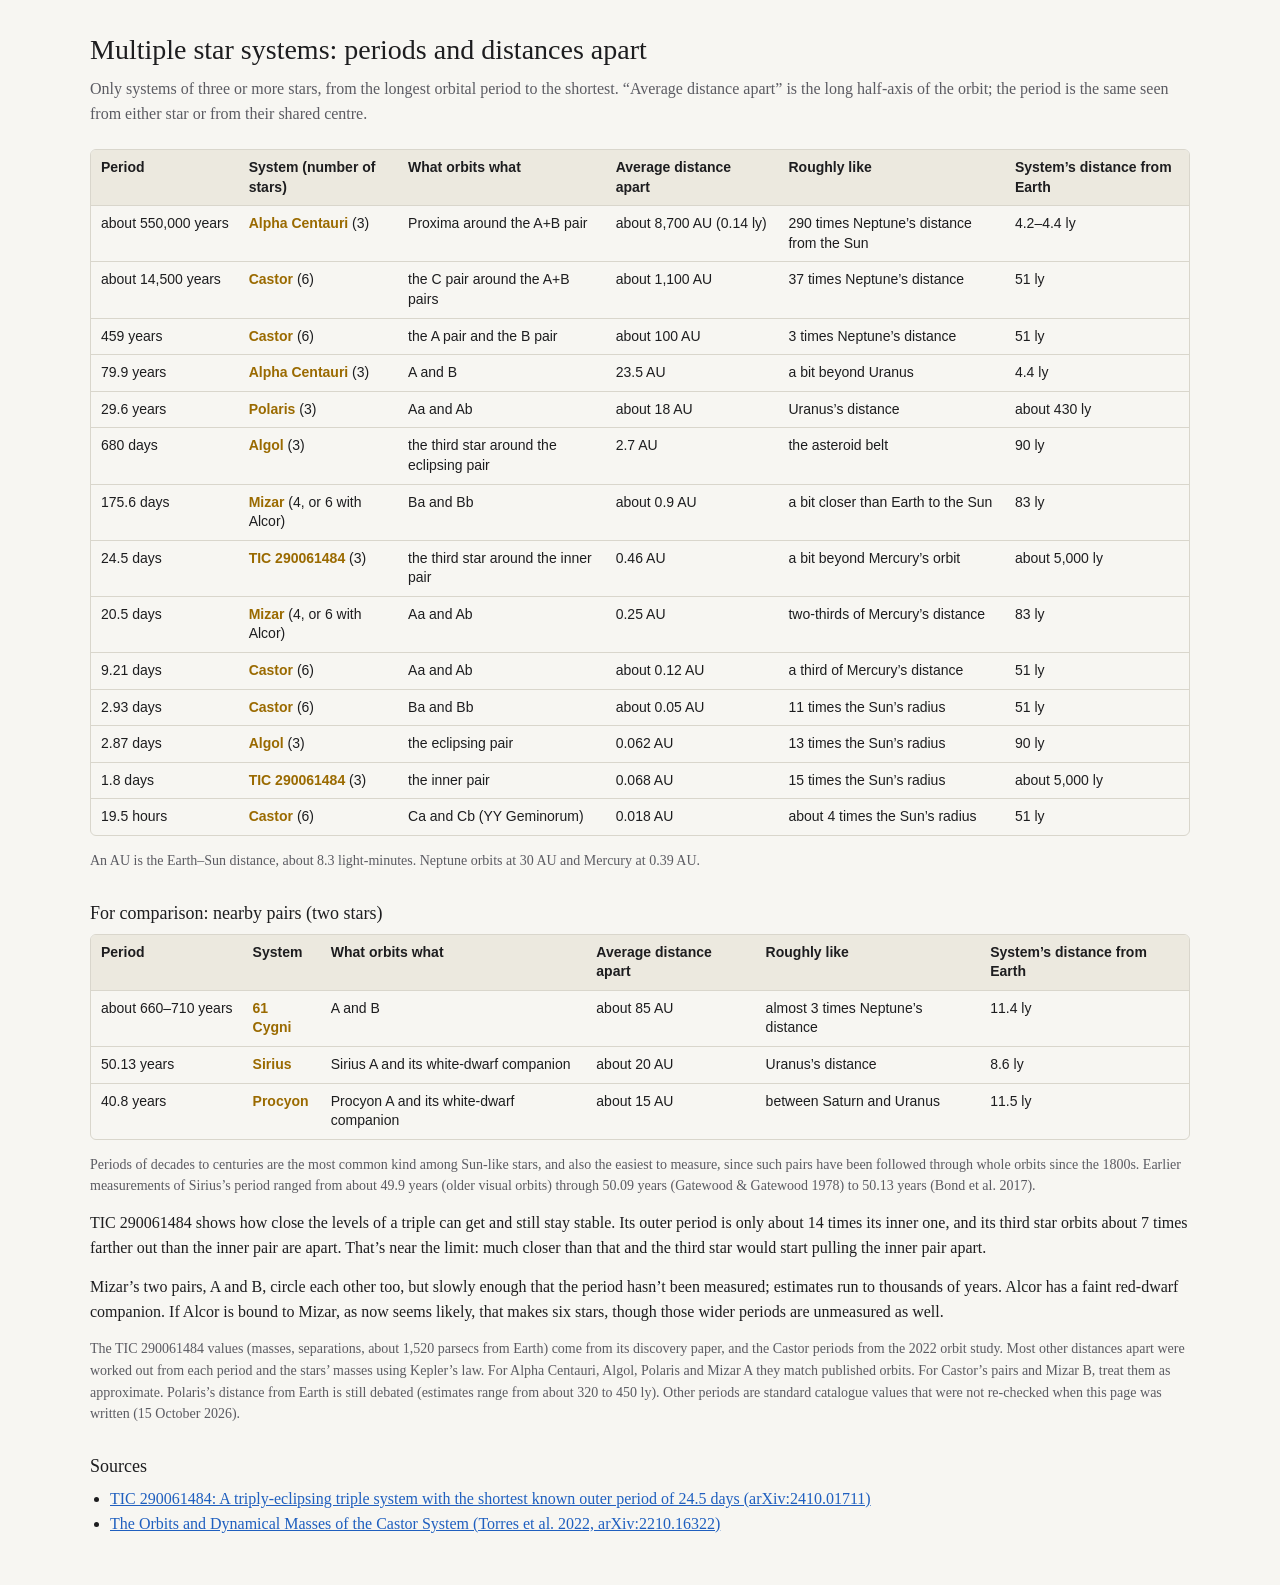
<file: images/U6/multiple_star_systems.html>
<!doctype html>
<html lang="en">
<head>
<meta charset="utf-8">
<meta name="viewport" content="width=device-width, initial-scale=1">
<title>Multiple Star Systems</title>
<style>
:root{--bg:#f7f6f2;--fg:#1d1d1f;--mut:#5b5b62;--line:#d9d6cc;--head:#ece9df;--acc:#9a6a00;--link:#1f5fbf}
@media (prefers-color-scheme:dark){:root:not([data-theme="light"]){--bg:#0b0d14;--fg:#e8e8ea;--mut:#a3a6b0;--line:#2b3040;--head:#161a26;--acc:#ffd36e;--link:#8fb4ff}}
:root[data-theme="dark"]{--bg:#0b0d14;--fg:#e8e8ea;--mut:#a3a6b0;--line:#2b3040;--head:#161a26;--acc:#ffd36e;--link:#8fb4ff}
html,body{background:var(--bg);color:var(--fg)}
body{margin:0;font:16px/1.55 Georgia,"Times New Roman",serif}
main{max-width:1100px;margin:0 auto;padding:28px 16px 48px}
h1{font-size:28px;margin:0 0 6px;font-weight:normal}
.sub{color:var(--mut);margin:0 0 22px}
.wrap{overflow-x:auto;border:1px solid var(--line);border-radius:6px}
table{border-collapse:collapse;width:100%;min-width:860px;font:14px/1.4 Arial,Helvetica,sans-serif}
th,td{padding:8px 10px;border-bottom:1px solid var(--line);text-align:left;vertical-align:top}
th{background:var(--head);font-weight:bold;position:sticky;top:0}
td.num{white-space:nowrap;font-variant-numeric:tabular-nums}
tr:last-child td{border-bottom:none}
.sys{color:var(--acc);font-weight:bold}
p{margin:14px 0}
.note{color:var(--mut);font-size:14px}
h2{font-size:18px;margin:28px 0 6px;font-weight:normal}
ul{margin:6px 0 0;padding-left:20px}
a{color:var(--link)}
</style>
</head>
<body>
<main>
<h1>Multiple star systems: periods and distances apart</h1>
<p class="sub">Only systems of three or more stars, from the longest orbital period to the shortest. “Average distance apart” is the long half-axis of the orbit; the period is the same seen from either star or from their shared centre.</p>

<div class="wrap">
<table>
<thead><tr><th>Period</th><th>System (number of stars)</th><th>What orbits what</th><th>Average distance apart</th><th>Roughly like</th><th>System’s distance from Earth</th></tr></thead>
<tbody>
<tr><td class="num">about 550,000 years</td><td><span class="sys">Alpha Centauri</span> (3)</td><td>Proxima around the A+B pair</td><td class="num">about 8,700 AU (0.14 ly)</td><td>290 times Neptune’s distance from the Sun</td><td class="num">4.2–4.4 ly</td></tr>
<tr><td class="num">about 14,500 years</td><td><span class="sys">Castor</span> (6)</td><td>the C pair around the A+B pairs</td><td class="num">about 1,100 AU</td><td>37 times Neptune’s distance</td><td class="num">51 ly</td></tr>
<tr><td class="num">459 years</td><td><span class="sys">Castor</span> (6)</td><td>the A pair and the B pair</td><td class="num">about 100 AU</td><td>3 times Neptune’s distance</td><td class="num">51 ly</td></tr>
<tr><td class="num">79.9 years</td><td><span class="sys">Alpha Centauri</span> (3)</td><td>A and B</td><td class="num">23.5 AU</td><td>a bit beyond Uranus</td><td class="num">4.4 ly</td></tr>
<tr><td class="num">29.6 years</td><td><span class="sys">Polaris</span> (3)</td><td>Aa and Ab</td><td class="num">about 18 AU</td><td>Uranus’s distance</td><td class="num">about 430 ly</td></tr>
<tr><td class="num">680 days</td><td><span class="sys">Algol</span> (3)</td><td>the third star around the eclipsing pair</td><td class="num">2.7 AU</td><td>the asteroid belt</td><td class="num">90 ly</td></tr>
<tr><td class="num">175.6 days</td><td><span class="sys">Mizar</span> (4, or 6 with Alcor)</td><td>Ba and Bb</td><td class="num">about 0.9 AU</td><td>a bit closer than Earth to the Sun</td><td class="num">83 ly</td></tr>
<tr><td class="num">24.5 days</td><td><span class="sys">TIC 290061484</span> (3)</td><td>the third star around the inner pair</td><td class="num">0.46 AU</td><td>a bit beyond Mercury’s orbit</td><td class="num">about 5,000 ly</td></tr>
<tr><td class="num">20.5 days</td><td><span class="sys">Mizar</span> (4, or 6 with Alcor)</td><td>Aa and Ab</td><td class="num">0.25 AU</td><td>two-thirds of Mercury’s distance</td><td class="num">83 ly</td></tr>
<tr><td class="num">9.21 days</td><td><span class="sys">Castor</span> (6)</td><td>Aa and Ab</td><td class="num">about 0.12 AU</td><td>a third of Mercury’s distance</td><td class="num">51 ly</td></tr>
<tr><td class="num">2.93 days</td><td><span class="sys">Castor</span> (6)</td><td>Ba and Bb</td><td class="num">about 0.05 AU</td><td>11 times the Sun’s radius</td><td class="num">51 ly</td></tr>
<tr><td class="num">2.87 days</td><td><span class="sys">Algol</span> (3)</td><td>the eclipsing pair</td><td class="num">0.062 AU</td><td>13 times the Sun’s radius</td><td class="num">90 ly</td></tr>
<tr><td class="num">1.8 days</td><td><span class="sys">TIC 290061484</span> (3)</td><td>the inner pair</td><td class="num">0.068 AU</td><td>15 times the Sun’s radius</td><td class="num">about 5,000 ly</td></tr>
<tr><td class="num">19.5 hours</td><td><span class="sys">Castor</span> (6)</td><td>Ca and Cb (YY Geminorum)</td><td class="num">0.018 AU</td><td>about 4 times the Sun’s radius</td><td class="num">51 ly</td></tr>
</tbody>
</table>
</div>
<p class="note">An AU is the Earth–Sun distance, about 8.3 light-minutes. Neptune orbits at 30 AU and Mercury at 0.39 AU.</p>

<h2>For comparison: nearby pairs (two stars)</h2>
<div class="wrap">
<table>
<thead><tr><th>Period</th><th>System</th><th>What orbits what</th><th>Average distance apart</th><th>Roughly like</th><th>System’s distance from Earth</th></tr></thead>
<tbody>
<tr><td class="num">about 660–710 years</td><td><span class="sys">61 Cygni</span></td><td>A and B</td><td class="num">about 85 AU</td><td>almost 3 times Neptune’s distance</td><td class="num">11.4 ly</td></tr>
<tr><td class="num">50.13 years</td><td><span class="sys">Sirius</span></td><td>Sirius A and its white-dwarf companion</td><td class="num">about 20 AU</td><td>Uranus’s distance</td><td class="num">8.6 ly</td></tr>
<tr><td class="num">40.8 years</td><td><span class="sys">Procyon</span></td><td>Procyon A and its white-dwarf companion</td><td class="num">about 15 AU</td><td>between Saturn and Uranus</td><td class="num">11.5 ly</td></tr>
</tbody>
</table>
</div>
<p class="note">Periods of decades to centuries are the most common kind among Sun-like stars, and also the easiest to measure, since such pairs have been followed through whole orbits since the 1800s. Earlier measurements of Sirius’s period ranged from about 49.9 years (older visual orbits) through 50.09 years (Gatewood &amp; Gatewood 1978) to 50.13 years (Bond et al. 2017).</p>

<p>TIC 290061484 shows how close the levels of a triple can get and still stay stable. Its outer period is only about 14 times its inner one, and its third star orbits about 7 times farther out than the inner pair are apart. That’s near the limit: much closer than that and the third star would start pulling the inner pair apart.</p>

<p>Mizar’s two pairs, A and B, circle each other too, but slowly enough that the period hasn’t been measured; estimates run to thousands of years. Alcor has a faint red-dwarf companion. If Alcor is bound to Mizar, as now seems likely, that makes six stars, though those wider periods are unmeasured as well.</p>

<p class="note">The TIC 290061484 values (masses, separations, about 1,520 parsecs from Earth) come from its discovery paper, and the Castor periods from the 2022 orbit study. Most other distances apart were worked out from each period and the stars’ masses using Kepler’s law. For Alpha Centauri, Algol, Polaris and Mizar A they match published orbits. For Castor’s pairs and Mizar B, treat them as approximate. Polaris’s distance from Earth is still debated (estimates range from about 320 to 450 ly). Other periods are standard catalogue values that were not re-checked when this page was written (15 October 2026).</p>

<h2>Sources</h2>
<ul>
<li><a href="https://arxiv.org/html/2410.01711v1" target="_blank" rel="noopener">TIC 290061484: A triply-eclipsing triple system with the shortest known outer period of 24.5 days (arXiv:2410.01711)</a></li>
<li><a href="https://arxiv.org/pdf/2210.16322" target="_blank" rel="noopener">The Orbits and Dynamical Masses of the Castor System (Torres et al. 2022, arXiv:2210.16322)</a></li>
</ul>
</main>
</body>
</html>
</file>
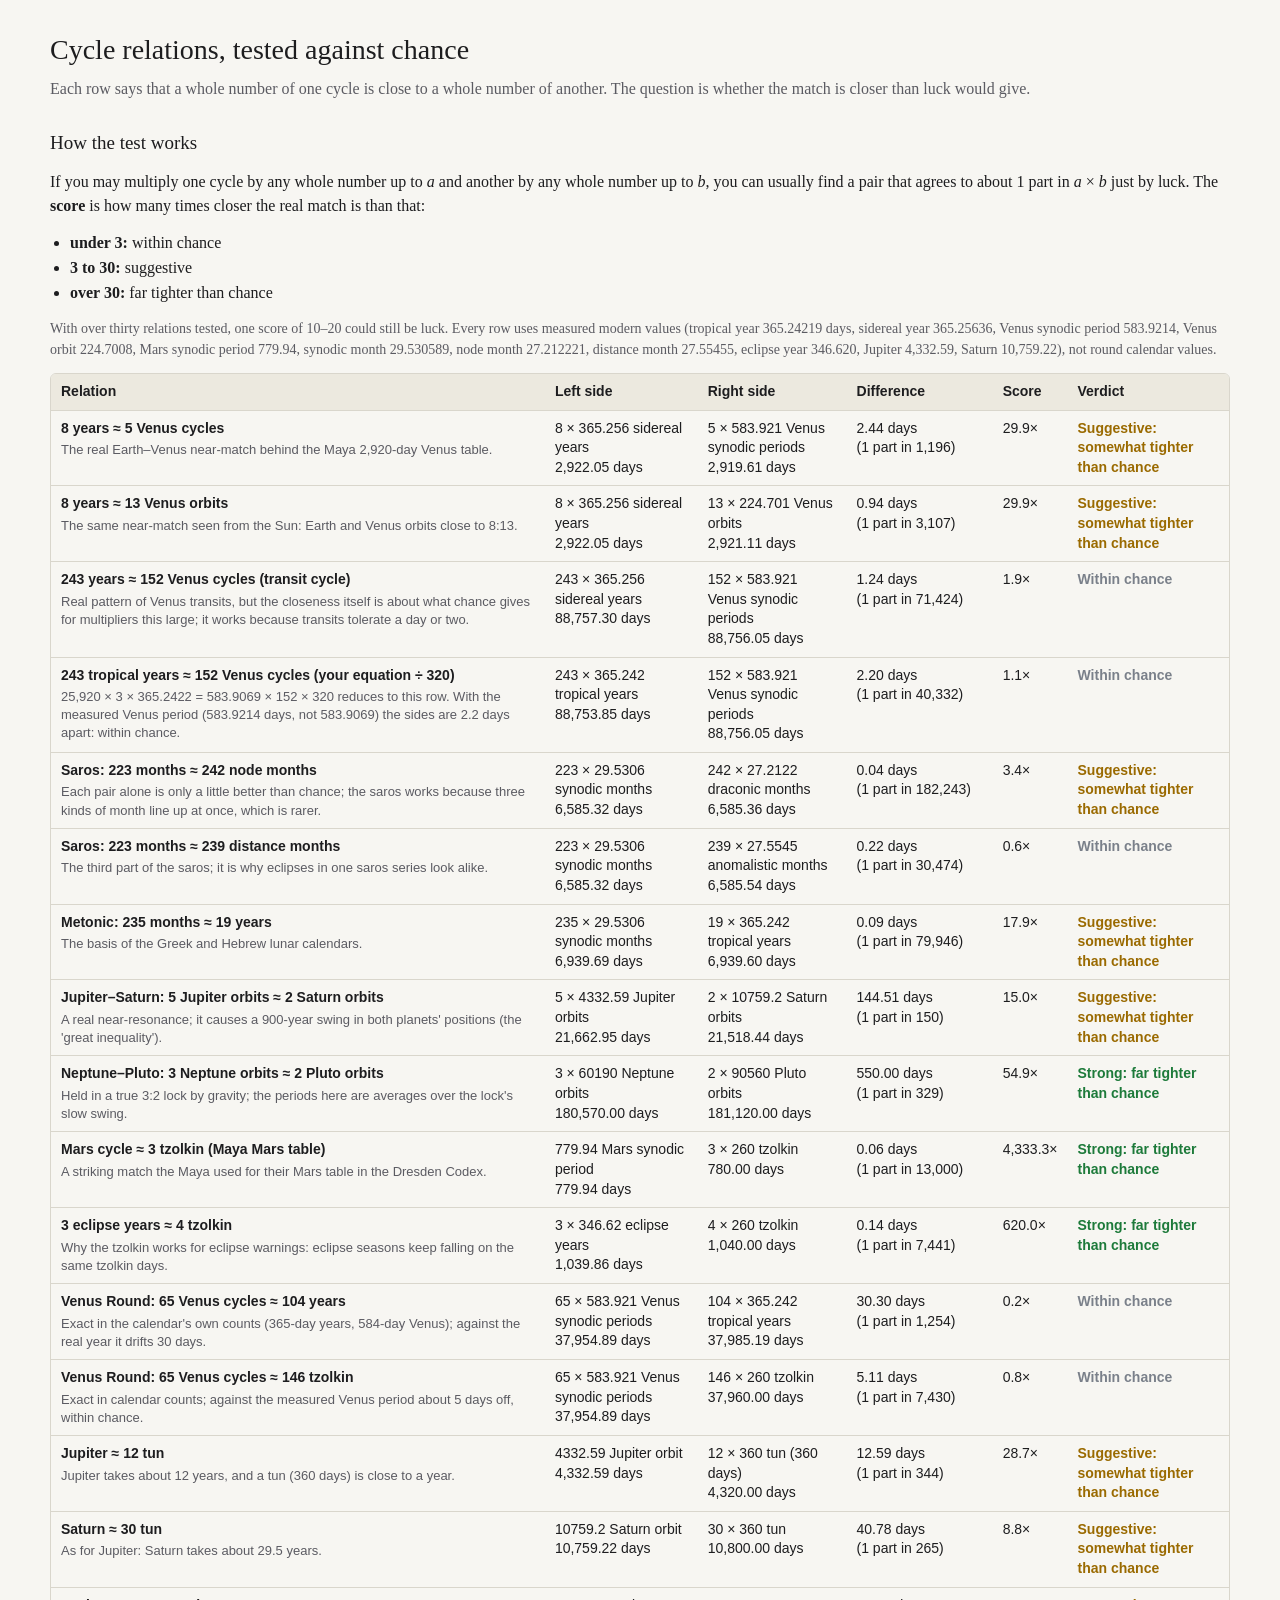
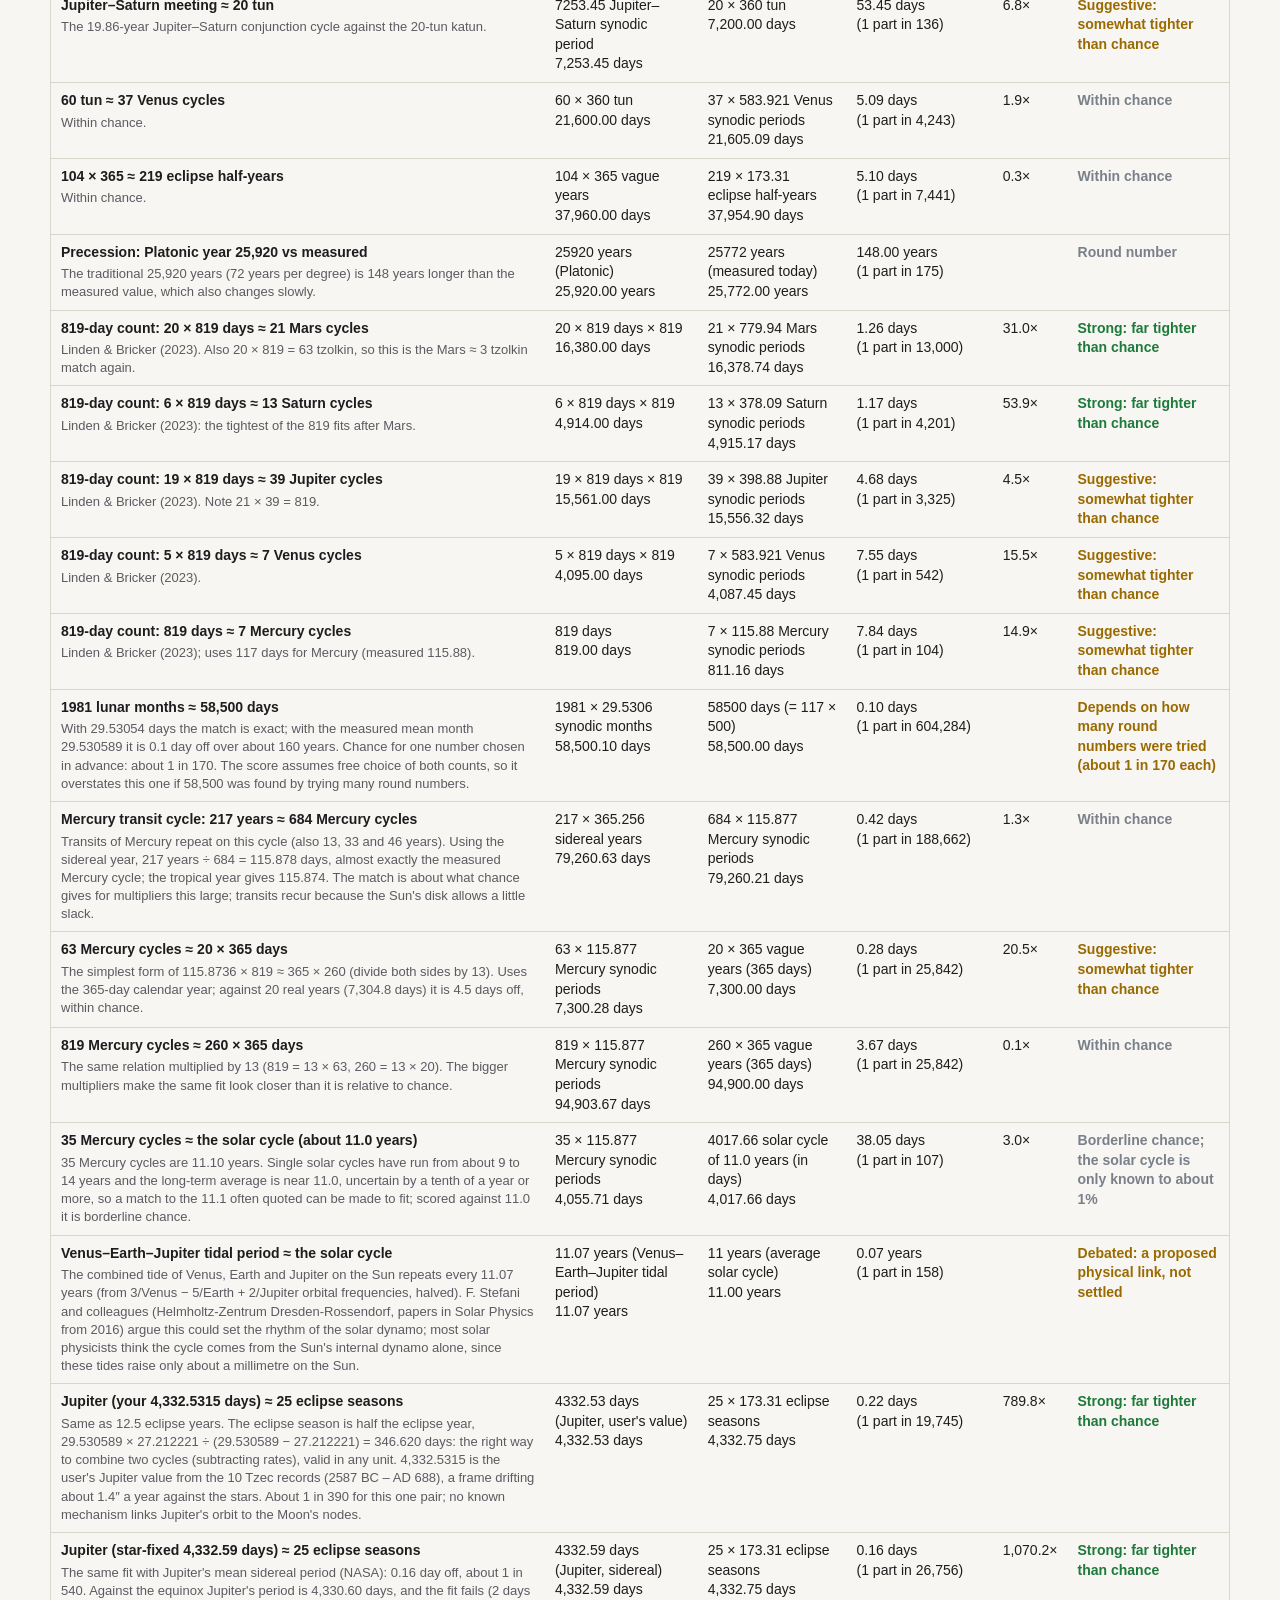
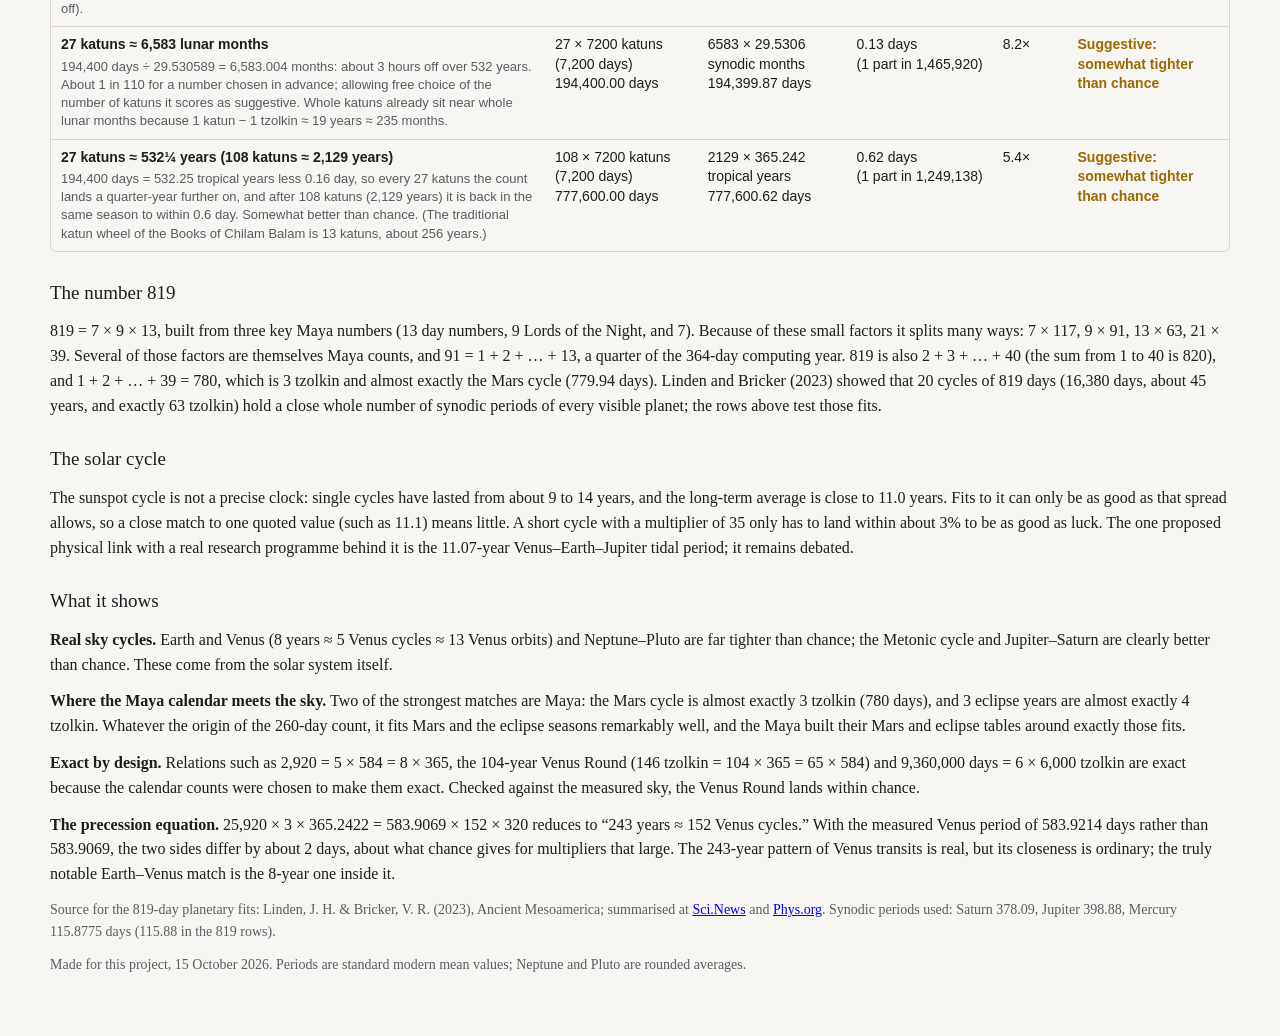
<file: images/U4/u4_docs/cycle_relations_tested.html>
<!doctype html>
<html lang="en"><head><meta charset="utf-8"><meta name="viewport" content="width=device-width, initial-scale=1">
<title>Cycle Relations Tested</title>
<style>
:root{--bg:#f7f6f2;--fg:#1d1d1f;--mut:#5b5b62;--line:#d9d6cc;--head:#ece9df;--s:#1d7a3a;--m:#9a6a00;--w:#7a808a;--link:#1f5fbf}
@media (prefers-color-scheme:dark){:root:not([data-theme="light"]){--bg:#0b0d14;--fg:#e8e8ea;--mut:#a3a6b0;--line:#2b3040;--head:#161a26;--s:#7ee29a;--m:#ffd36e;--w:#9aa3b5;--link:#8fb4ff}}
:root[data-theme="dark"]{--bg:#0b0d14;--fg:#e8e8ea;--mut:#a3a6b0;--line:#2b3040;--head:#161a26;--s:#7ee29a;--m:#ffd36e;--w:#9aa3b5;--link:#8fb4ff}
html,body{background:var(--bg);color:var(--fg)} body{margin:0;font:16px/1.55 Georgia,"Times New Roman",serif}
main{max-width:1180px;margin:0 auto;padding:28px 16px 48px} h1{font-size:28px;margin:0 0 6px;font-weight:normal} h2{font-size:19px;font-weight:normal;margin:26px 0 6px}
.sub{color:var(--mut);margin:0 0 18px} .wrap{overflow-x:auto;border:1px solid var(--line);border-radius:6px}
table{border-collapse:collapse;width:100%;min-width:900px;font:14px/1.4 Arial,Helvetica,sans-serif}
th,td{padding:8px 10px;border-bottom:1px solid var(--line);text-align:left;vertical-align:top} th{background:var(--head)}
tr:last-child td{border-bottom:none}
.num{white-space:nowrap;font-variant-numeric:tabular-nums} .nt{color:var(--mut);font-size:13px;margin-top:3px}
td.s{color:var(--s);font-weight:bold} td.m{color:var(--m);font-weight:bold} td.w{color:var(--w);font-weight:bold}
p{margin:12px 0} .note{color:var(--mut);font-size:14px} ul{margin:6px 0;padding-left:20px}
</style></head><body><main>
<h1>Cycle relations, tested against chance</h1>
<p class="sub">Each row says that a whole number of one cycle is close to a whole number of another. The question is whether the match is closer than luck would give.</p>
<h2>How the test works</h2>
<p>If you may multiply one cycle by any whole number up to <i>a</i> and another by any whole number up to <i>b</i>, you can usually find a pair that agrees to about 1 part in <i>a</i>&nbsp;×&nbsp;<i>b</i> just by luck. The <b>score</b> is how many times closer the real match is than that:</p>
<ul><li><b>under 3:</b> within chance</li><li><b>3 to 30:</b> suggestive</li><li><b>over 30:</b> far tighter than chance</li></ul>
<p class="note">With over thirty relations tested, one score of 10–20 could still be luck. Every row uses measured modern values (tropical year 365.24219 days, sidereal year 365.25636, Venus synodic period 583.9214, Venus orbit 224.7008, Mars synodic period 779.94, synodic month 29.530589, node month 27.212221, distance month 27.55455, eclipse year 346.620, Jupiter 4,332.59, Saturn 10,759.22), not round calendar values.</p>
<div class="wrap"><table>
<thead><tr><th>Relation</th><th>Left side</th><th>Right side</th><th>Difference</th><th>Score</th><th>Verdict</th></tr></thead>
<tbody><tr><td><b>8 years ≈ 5 Venus cycles</b><div class='nt'>The real Earth–Venus near-match behind the Maya 2,920-day Venus table.</div></td><td>8 × 365.256 sidereal years<br><span class='num'>2,922.05 days</span></td><td>5 × 583.921 Venus synodic periods<br><span class='num'>2,919.61 days</span></td><td class='num'>2.44 days<br>(1 part in 1,196)</td><td class='num'>29.9×</td><td class='m'>Suggestive: somewhat tighter than chance</td></tr><tr><td><b>8 years ≈ 13 Venus orbits</b><div class='nt'>The same near-match seen from the Sun: Earth and Venus orbits close to 8:13.</div></td><td>8 × 365.256 sidereal years<br><span class='num'>2,922.05 days</span></td><td>13 × 224.701 Venus orbits<br><span class='num'>2,921.11 days</span></td><td class='num'>0.94 days<br>(1 part in 3,107)</td><td class='num'>29.9×</td><td class='m'>Suggestive: somewhat tighter than chance</td></tr><tr><td><b>243 years ≈ 152 Venus cycles (transit cycle)</b><div class='nt'>Real pattern of Venus transits, but the closeness itself is about what chance gives for multipliers this large; it works because transits tolerate a day or two.</div></td><td>243 × 365.256 sidereal years<br><span class='num'>88,757.30 days</span></td><td>152 × 583.921 Venus synodic periods<br><span class='num'>88,756.05 days</span></td><td class='num'>1.24 days<br>(1 part in 71,424)</td><td class='num'>1.9×</td><td class='w'>Within chance</td></tr><tr><td><b>243 tropical years ≈ 152 Venus cycles (your equation ÷ 320)</b><div class='nt'>25,920 × 3 × 365.2422 = 583.9069 × 152 × 320 reduces to this row. With the measured Venus period (583.9214 days, not 583.9069) the sides are 2.2 days apart: within chance.</div></td><td>243 × 365.242 tropical years<br><span class='num'>88,753.85 days</span></td><td>152 × 583.921 Venus synodic periods<br><span class='num'>88,756.05 days</span></td><td class='num'>2.20 days<br>(1 part in 40,332)</td><td class='num'>1.1×</td><td class='w'>Within chance</td></tr><tr><td><b>Saros: 223 months ≈ 242 node months</b><div class='nt'>Each pair alone is only a little better than chance; the saros works because three kinds of month line up at once, which is rarer.</div></td><td>223 × 29.5306 synodic months<br><span class='num'>6,585.32 days</span></td><td>242 × 27.2122 draconic months<br><span class='num'>6,585.36 days</span></td><td class='num'>0.04 days<br>(1 part in 182,243)</td><td class='num'>3.4×</td><td class='m'>Suggestive: somewhat tighter than chance</td></tr><tr><td><b>Saros: 223 months ≈ 239 distance months</b><div class='nt'>The third part of the saros; it is why eclipses in one saros series look alike.</div></td><td>223 × 29.5306 synodic months<br><span class='num'>6,585.32 days</span></td><td>239 × 27.5545 anomalistic months<br><span class='num'>6,585.54 days</span></td><td class='num'>0.22 days<br>(1 part in 30,474)</td><td class='num'>0.6×</td><td class='w'>Within chance</td></tr><tr><td><b>Metonic: 235 months ≈ 19 years</b><div class='nt'>The basis of the Greek and Hebrew lunar calendars.</div></td><td>235 × 29.5306 synodic months<br><span class='num'>6,939.69 days</span></td><td>19 × 365.242 tropical years<br><span class='num'>6,939.60 days</span></td><td class='num'>0.09 days<br>(1 part in 79,946)</td><td class='num'>17.9×</td><td class='m'>Suggestive: somewhat tighter than chance</td></tr><tr><td><b>Jupiter–Saturn: 5 Jupiter orbits ≈ 2 Saturn orbits</b><div class='nt'>A real near-resonance; it causes a 900-year swing in both planets&#x27; positions (the &#x27;great inequality&#x27;).</div></td><td>5 × 4332.59 Jupiter orbits<br><span class='num'>21,662.95 days</span></td><td>2 × 10759.2 Saturn orbits<br><span class='num'>21,518.44 days</span></td><td class='num'>144.51 days<br>(1 part in 150)</td><td class='num'>15.0×</td><td class='m'>Suggestive: somewhat tighter than chance</td></tr><tr><td><b>Neptune–Pluto: 3 Neptune orbits ≈ 2 Pluto orbits</b><div class='nt'>Held in a true 3:2 lock by gravity; the periods here are averages over the lock&#x27;s slow swing.</div></td><td>3 × 60190 Neptune orbits<br><span class='num'>180,570.00 days</span></td><td>2 × 90560 Pluto orbits<br><span class='num'>181,120.00 days</span></td><td class='num'>550.00 days<br>(1 part in 329)</td><td class='num'>54.9×</td><td class='s'>Strong: far tighter than chance</td></tr><tr><td><b>Mars cycle ≈ 3 tzolkin (Maya Mars table)</b><div class='nt'>A striking match the Maya used for their Mars table in the Dresden Codex.</div></td><td>779.94 Mars synodic period<br><span class='num'>779.94 days</span></td><td>3 × 260 tzolkin<br><span class='num'>780.00 days</span></td><td class='num'>0.06 days<br>(1 part in 13,000)</td><td class='num'>4,333.3×</td><td class='s'>Strong: far tighter than chance</td></tr><tr><td><b>3 eclipse years ≈ 4 tzolkin</b><div class='nt'>Why the tzolkin works for eclipse warnings: eclipse seasons keep falling on the same tzolkin days.</div></td><td>3 × 346.62 eclipse years<br><span class='num'>1,039.86 days</span></td><td>4 × 260 tzolkin<br><span class='num'>1,040.00 days</span></td><td class='num'>0.14 days<br>(1 part in 7,441)</td><td class='num'>620.0×</td><td class='s'>Strong: far tighter than chance</td></tr><tr><td><b>Venus Round: 65 Venus cycles ≈ 104 years</b><div class='nt'>Exact in the calendar&#x27;s own counts (365-day years, 584-day Venus); against the real year it drifts 30 days.</div></td><td>65 × 583.921 Venus synodic periods<br><span class='num'>37,954.89 days</span></td><td>104 × 365.242 tropical years<br><span class='num'>37,985.19 days</span></td><td class='num'>30.30 days<br>(1 part in 1,254)</td><td class='num'>0.2×</td><td class='w'>Within chance</td></tr><tr><td><b>Venus Round: 65 Venus cycles ≈ 146 tzolkin</b><div class='nt'>Exact in calendar counts; against the measured Venus period about 5 days off, within chance.</div></td><td>65 × 583.921 Venus synodic periods<br><span class='num'>37,954.89 days</span></td><td>146 × 260 tzolkin<br><span class='num'>37,960.00 days</span></td><td class='num'>5.11 days<br>(1 part in 7,430)</td><td class='num'>0.8×</td><td class='w'>Within chance</td></tr><tr><td><b>Jupiter ≈ 12 tun</b><div class='nt'>Jupiter takes about 12 years, and a tun (360 days) is close to a year.</div></td><td>4332.59 Jupiter orbit<br><span class='num'>4,332.59 days</span></td><td>12 × 360 tun (360 days)<br><span class='num'>4,320.00 days</span></td><td class='num'>12.59 days<br>(1 part in 344)</td><td class='num'>28.7×</td><td class='m'>Suggestive: somewhat tighter than chance</td></tr><tr><td><b>Saturn ≈ 30 tun</b><div class='nt'>As for Jupiter: Saturn takes about 29.5 years.</div></td><td>10759.2 Saturn orbit<br><span class='num'>10,759.22 days</span></td><td>30 × 360 tun<br><span class='num'>10,800.00 days</span></td><td class='num'>40.78 days<br>(1 part in 265)</td><td class='num'>8.8×</td><td class='m'>Suggestive: somewhat tighter than chance</td></tr><tr><td><b>Jupiter–Saturn meeting ≈ 20 tun</b><div class='nt'>The 19.86-year Jupiter–Saturn conjunction cycle against the 20-tun katun.</div></td><td>7253.45 Jupiter–Saturn synodic period<br><span class='num'>7,253.45 days</span></td><td>20 × 360 tun<br><span class='num'>7,200.00 days</span></td><td class='num'>53.45 days<br>(1 part in 136)</td><td class='num'>6.8×</td><td class='m'>Suggestive: somewhat tighter than chance</td></tr><tr><td><b>60 tun ≈ 37 Venus cycles</b><div class='nt'>Within chance.</div></td><td>60 × 360 tun<br><span class='num'>21,600.00 days</span></td><td>37 × 583.921 Venus synodic periods<br><span class='num'>21,605.09 days</span></td><td class='num'>5.09 days<br>(1 part in 4,243)</td><td class='num'>1.9×</td><td class='w'>Within chance</td></tr><tr><td><b>104 × 365 ≈ 219 eclipse half-years</b><div class='nt'>Within chance.</div></td><td>104 × 365 vague years<br><span class='num'>37,960.00 days</span></td><td>219 × 173.31 eclipse half-years<br><span class='num'>37,954.90 days</span></td><td class='num'>5.10 days<br>(1 part in 7,441)</td><td class='num'>0.3×</td><td class='w'>Within chance</td></tr><tr><td><b>Precession: Platonic year 25,920 vs measured</b><div class='nt'>The traditional 25,920 years (72 years per degree) is 148 years longer than the measured value, which also changes slowly.</div></td><td>25920 years (Platonic)<br><span class='num'>25,920.00 years</span></td><td>25772 years (measured today)<br><span class='num'>25,772.00 years</span></td><td class='num'>148.00 years<br>(1 part in 175)</td><td class='num'></td><td class='w'>Round number</td></tr><tr><td><b>819-day count: 20 × 819 days ≈ 21 Mars cycles</b><div class='nt'>Linden &amp; Bricker (2023). Also 20 × 819 = 63 tzolkin, so this is the Mars ≈ 3 tzolkin match again.</div></td><td>20 × 819 days × 819<br><span class='num'>16,380.00 days</span></td><td>21 × 779.94 Mars synodic periods<br><span class='num'>16,378.74 days</span></td><td class='num'>1.26 days<br>(1 part in 13,000)</td><td class='num'>31.0×</td><td class='s'>Strong: far tighter than chance</td></tr><tr><td><b>819-day count: 6 × 819 days ≈ 13 Saturn cycles</b><div class='nt'>Linden &amp; Bricker (2023): the tightest of the 819 fits after Mars.</div></td><td>6 × 819 days × 819<br><span class='num'>4,914.00 days</span></td><td>13 × 378.09 Saturn synodic periods<br><span class='num'>4,915.17 days</span></td><td class='num'>1.17 days<br>(1 part in 4,201)</td><td class='num'>53.9×</td><td class='s'>Strong: far tighter than chance</td></tr><tr><td><b>819-day count: 19 × 819 days ≈ 39 Jupiter cycles</b><div class='nt'>Linden &amp; Bricker (2023). Note 21 × 39 = 819.</div></td><td>19 × 819 days × 819<br><span class='num'>15,561.00 days</span></td><td>39 × 398.88 Jupiter synodic periods<br><span class='num'>15,556.32 days</span></td><td class='num'>4.68 days<br>(1 part in 3,325)</td><td class='num'>4.5×</td><td class='m'>Suggestive: somewhat tighter than chance</td></tr><tr><td><b>819-day count: 5 × 819 days ≈ 7 Venus cycles</b><div class='nt'>Linden &amp; Bricker (2023).</div></td><td>5 × 819 days × 819<br><span class='num'>4,095.00 days</span></td><td>7 × 583.921 Venus synodic periods<br><span class='num'>4,087.45 days</span></td><td class='num'>7.55 days<br>(1 part in 542)</td><td class='num'>15.5×</td><td class='m'>Suggestive: somewhat tighter than chance</td></tr><tr><td><b>819-day count: 819 days ≈ 7 Mercury cycles</b><div class='nt'>Linden &amp; Bricker (2023); uses 117 days for Mercury (measured 115.88).</div></td><td>819 days<br><span class='num'>819.00 days</span></td><td>7 × 115.88 Mercury synodic periods<br><span class='num'>811.16 days</span></td><td class='num'>7.84 days<br>(1 part in 104)</td><td class='num'>14.9×</td><td class='m'>Suggestive: somewhat tighter than chance</td></tr><tr><td><b>1981 lunar months ≈ 58,500 days</b><div class='nt'>With 29.53054 days the match is exact; with the measured mean month 29.530589 it is 0.1 day off over about 160 years. Chance for one number chosen in advance: about 1 in 170. The score assumes free choice of both counts, so it overstates this one if 58,500 was found by trying many round numbers.</div></td><td>1981 × 29.5306 synodic months<br><span class='num'>58,500.10 days</span></td><td>58500 days (= 117 × 500)<br><span class='num'>58,500.00 days</span></td><td class='num'>0.10 days<br>(1 part in 604,284)</td><td class='num'></td><td class='m'>Depends on how many round numbers were tried (about 1 in 170 each)</td></tr><tr><td><b>Mercury transit cycle: 217 years ≈ 684 Mercury cycles</b><div class='nt'>Transits of Mercury repeat on this cycle (also 13, 33 and 46 years). Using the sidereal year, 217 years ÷ 684 = 115.878 days, almost exactly the measured Mercury cycle; the tropical year gives 115.874. The match is about what chance gives for multipliers this large; transits recur because the Sun&#x27;s disk allows a little slack.</div></td><td>217 × 365.256 sidereal years<br><span class='num'>79,260.63 days</span></td><td>684 × 115.877 Mercury synodic periods<br><span class='num'>79,260.21 days</span></td><td class='num'>0.42 days<br>(1 part in 188,662)</td><td class='num'>1.3×</td><td class='w'>Within chance</td></tr><tr><td><b>63 Mercury cycles ≈ 20 × 365 days</b><div class='nt'>The simplest form of 115.8736 × 819 ≈ 365 × 260 (divide both sides by 13). Uses the 365-day calendar year; against 20 real years (7,304.8 days) it is 4.5 days off, within chance.</div></td><td>63 × 115.877 Mercury synodic periods<br><span class='num'>7,300.28 days</span></td><td>20 × 365 vague years (365 days)<br><span class='num'>7,300.00 days</span></td><td class='num'>0.28 days<br>(1 part in 25,842)</td><td class='num'>20.5×</td><td class='m'>Suggestive: somewhat tighter than chance</td></tr><tr><td><b>819 Mercury cycles ≈ 260 × 365 days</b><div class='nt'>The same relation multiplied by 13 (819 = 13 × 63, 260 = 13 × 20). The bigger multipliers make the same fit look closer than it is relative to chance.</div></td><td>819 × 115.877 Mercury synodic periods<br><span class='num'>94,903.67 days</span></td><td>260 × 365 vague years (365 days)<br><span class='num'>94,900.00 days</span></td><td class='num'>3.67 days<br>(1 part in 25,842)</td><td class='num'>0.1×</td><td class='w'>Within chance</td></tr><tr><td><b>35 Mercury cycles ≈ the solar cycle (about 11.0 years)</b><div class='nt'>35 Mercury cycles are 11.10 years. Single solar cycles have run from about 9 to 14 years and the long-term average is near 11.0, uncertain by a tenth of a year or more, so a match to the 11.1 often quoted can be made to fit; scored against 11.0 it is borderline chance.</div></td><td>35 × 115.877 Mercury synodic periods<br><span class='num'>4,055.71 days</span></td><td>4017.66 solar cycle of 11.0 years (in days)<br><span class='num'>4,017.66 days</span></td><td class='num'>38.05 days<br>(1 part in 107)</td><td class='num'>3.0×</td><td class='w'>Borderline chance; the solar cycle is only known to about 1%</td></tr><tr><td><b>Venus–Earth–Jupiter tidal period ≈ the solar cycle</b><div class='nt'>The combined tide of Venus, Earth and Jupiter on the Sun repeats every 11.07 years (from 3/Venus − 5/Earth + 2/Jupiter orbital frequencies, halved). F. Stefani and colleagues (Helmholtz-Zentrum Dresden-Rossendorf, papers in Solar Physics from 2016) argue this could set the rhythm of the solar dynamo; most solar physicists think the cycle comes from the Sun&#x27;s internal dynamo alone, since these tides raise only about a millimetre on the Sun.</div></td><td>11.07 years (Venus–Earth–Jupiter tidal period)<br><span class='num'>11.07 years</span></td><td>11 years (average solar cycle)<br><span class='num'>11.00 years</span></td><td class='num'>0.07 years<br>(1 part in 158)</td><td class='num'></td><td class='m'>Debated: a proposed physical link, not settled</td></tr><tr><td><b>Jupiter (your 4,332.5315 days) ≈ 25 eclipse seasons</b><div class='nt'>Same as 12.5 eclipse years. The eclipse season is half the eclipse year, 29.530589 × 27.212221 ÷ (29.530589 − 27.212221) = 346.620 days: the right way to combine two cycles (subtracting rates), valid in any unit. 4,332.5315 is the user&#x27;s Jupiter value from the 10 Tzec records (2587 BC – AD 688), a frame drifting about 1.4″ a year against the stars. About 1 in 390 for this one pair; no known mechanism links Jupiter&#x27;s orbit to the Moon&#x27;s nodes.</div></td><td>4332.53 days (Jupiter, user&#x27;s value)<br><span class='num'>4,332.53 days</span></td><td>25 × 173.31 eclipse seasons<br><span class='num'>4,332.75 days</span></td><td class='num'>0.22 days<br>(1 part in 19,745)</td><td class='num'>789.8×</td><td class='s'>Strong: far tighter than chance</td></tr><tr><td><b>Jupiter (star-fixed 4,332.59 days) ≈ 25 eclipse seasons</b><div class='nt'>The same fit with Jupiter&#x27;s mean sidereal period (NASA): 0.16 day off, about 1 in 540. Against the equinox Jupiter&#x27;s period is 4,330.60 days, and the fit fails (2 days off).</div></td><td>4332.59 days (Jupiter, sidereal)<br><span class='num'>4,332.59 days</span></td><td>25 × 173.31 eclipse seasons<br><span class='num'>4,332.75 days</span></td><td class='num'>0.16 days<br>(1 part in 26,756)</td><td class='num'>1,070.2×</td><td class='s'>Strong: far tighter than chance</td></tr><tr><td><b>27 katuns ≈ 6,583 lunar months</b><div class='nt'>194,400 days ÷ 29.530589 = 6,583.004 months: about 3 hours off over 532 years. About 1 in 110 for a number chosen in advance; allowing free choice of the number of katuns it scores as suggestive. Whole katuns already sit near whole lunar months because 1 katun − 1 tzolkin ≈ 19 years ≈ 235 months.</div></td><td>27 × 7200 katuns (7,200 days)<br><span class='num'>194,400.00 days</span></td><td>6583 × 29.5306 synodic months<br><span class='num'>194,399.87 days</span></td><td class='num'>0.13 days<br>(1 part in 1,465,920)</td><td class='num'>8.2×</td><td class='m'>Suggestive: somewhat tighter than chance</td></tr><tr><td><b>27 katuns ≈ 532¼ years (108 katuns ≈ 2,129 years)</b><div class='nt'>194,400 days = 532.25 tropical years less 0.16 day, so every 27 katuns the count lands a quarter-year further on, and after 108 katuns (2,129 years) it is back in the same season to within 0.6 day. Somewhat better than chance. (The traditional katun wheel of the Books of Chilam Balam is 13 katuns, about 256 years.)</div></td><td>108 × 7200 katuns (7,200 days)<br><span class='num'>777,600.00 days</span></td><td>2129 × 365.242 tropical years<br><span class='num'>777,600.62 days</span></td><td class='num'>0.62 days<br>(1 part in 1,249,138)</td><td class='num'>5.4×</td><td class='m'>Suggestive: somewhat tighter than chance</td></tr></tbody></table></div>
<h2>The number 819</h2>
<p>819 = 7 × 9 × 13, built from three key Maya numbers (13 day numbers, 9 Lords of the Night, and 7). Because of these small factors it splits many ways: 7 × 117, 9 × 91, 13 × 63, 21 × 39. Several of those factors are themselves Maya counts, and 91 = 1 + 2 + … + 13, a quarter of the 364-day computing year. 819 is also 2 + 3 + … + 40 (the sum from 1 to 40 is 820), and 1 + 2 + … + 39 = 780, which is 3 tzolkin and almost exactly the Mars cycle (779.94 days). Linden and Bricker (2023) showed that 20 cycles of 819 days (16,380 days, about 45 years, and exactly 63 tzolkin) hold a close whole number of synodic periods of every visible planet; the rows above test those fits.</p>
<h2>The solar cycle</h2>
<p>The sunspot cycle is not a precise clock: single cycles have lasted from about 9 to 14 years, and the long-term average is close to 11.0 years. Fits to it can only be as good as that spread allows, so a close match to one quoted value (such as 11.1) means little. A short cycle with a multiplier of 35 only has to land within about 3% to be as good as luck. The one proposed physical link with a real research programme behind it is the 11.07-year Venus–Earth–Jupiter tidal period; it remains debated.</p>
<h2>What it shows</h2>
<p><b>Real sky cycles.</b> Earth and Venus (8 years ≈ 5 Venus cycles ≈ 13 Venus orbits) and Neptune–Pluto are far tighter than chance; the Metonic cycle and Jupiter–Saturn are clearly better than chance. These come from the solar system itself.</p>
<p><b>Where the Maya calendar meets the sky.</b> Two of the strongest matches are Maya: the Mars cycle is almost exactly 3 tzolkin (780 days), and 3 eclipse years are almost exactly 4 tzolkin. Whatever the origin of the 260-day count, it fits Mars and the eclipse seasons remarkably well, and the Maya built their Mars and eclipse tables around exactly those fits.</p>
<p><b>Exact by design.</b> Relations such as 2,920 = 5 × 584 = 8 × 365, the 104-year Venus Round (146 tzolkin = 104 × 365 = 65 × 584) and 9,360,000 days = 6 × 6,000 tzolkin are exact because the calendar counts were chosen to make them exact. Checked against the measured sky, the Venus Round lands within chance.</p>
<p><b>The precession equation.</b> 25,920 × 3 × 365.2422 = 583.9069 × 152 × 320 reduces to “243 years ≈ 152 Venus cycles.” With the measured Venus period of 583.9214 days rather than 583.9069, the two sides differ by about 2 days, about what chance gives for multipliers that large. The 243-year pattern of Venus transits is real, but its closeness is ordinary; the truly notable Earth–Venus match is the 8-year one inside it.</p>
<p class="note">Source for the 819-day planetary fits: Linden, J. H. &amp; Bricker, V. R. (2023), Ancient Mesoamerica; summarised at <a href="https://www.sci.news/archaeology/maya-calendar-11875.html" target="_blank" rel="noopener">Sci.News</a> and <a href="https://phys.org/news/2023-04-anthropologist-pair-mystery-mayan-day.html" target="_blank" rel="noopener">Phys.org</a>. Synodic periods used: Saturn 378.09, Jupiter 398.88, Mercury 115.8775 days (115.88 in the 819 rows).</p>
<p class="note">Made for this project, 15 October 2026. Periods are standard modern mean values; Neptune and Pluto are rounded averages.</p>
</main></body></html>
</file>
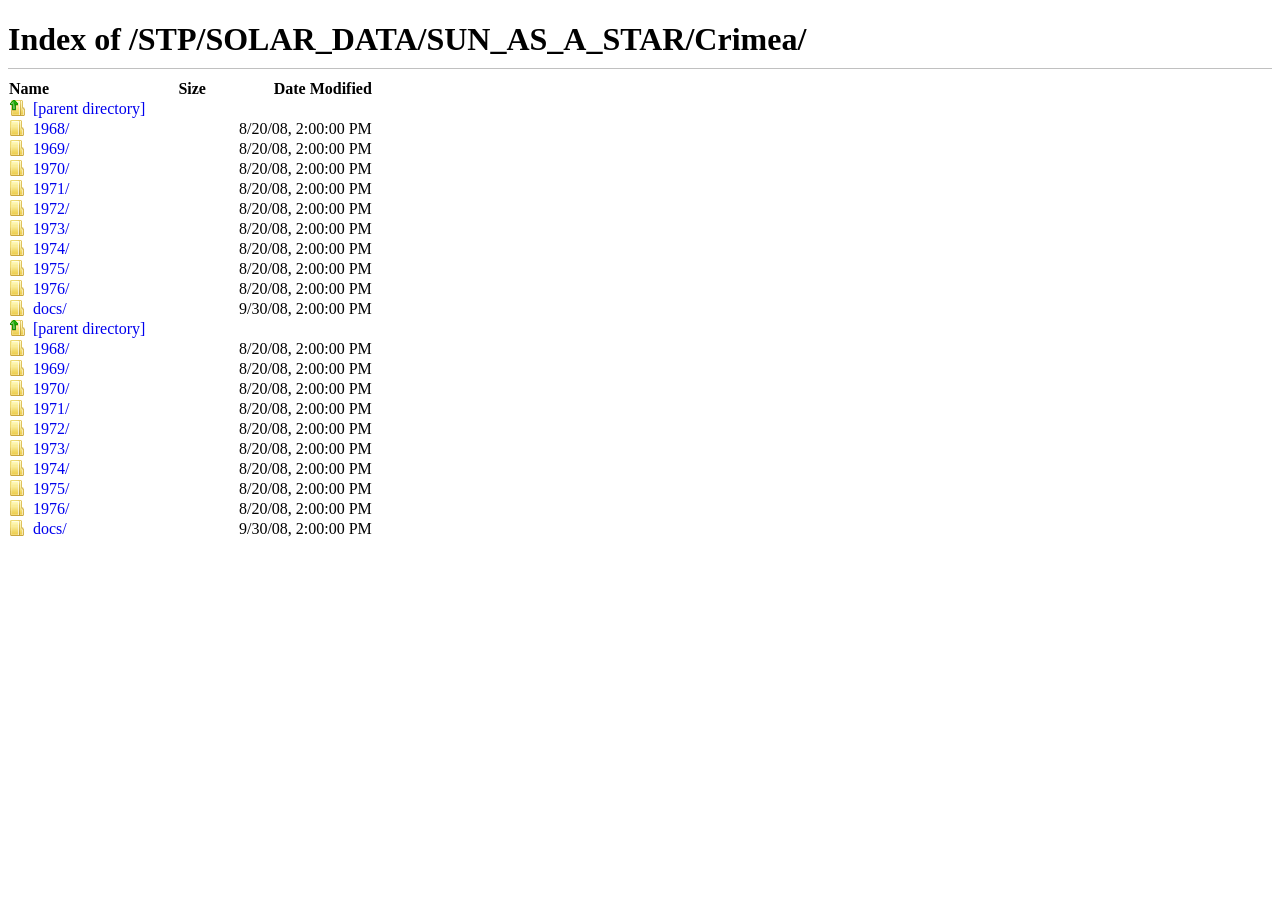
<file: time/u1/u1_data/dailyMag.html>
<!DOCTYPE html>
<!-- saved from url=(0060)ftp://ftp.ngdc.noaa.gov/STP/SOLAR_DATA/SUN_AS_A_STAR/Crimea/ -->
<html i18n-values="dir:textdirection;lang:language" dir="ltr" lang="undefined"><head><meta http-equiv="Content-Type" content="text/html; charset=UTF-8">
<meta charset="utf-8">
<meta name="google" value="notranslate">

<script>
function addRow(name, url, isdir, size, date_modified) {
  if (name == ".")
    return;

  var root = document.location.pathname;
  if (root.substr(-1) !== "/")
    root += "/";

  var table = document.getElementById("table");
  var row = document.createElement("tr");
  var file_cell = document.createElement("td");
  var link = document.createElement("a");

  link.className = isdir ? "icon dir" : "icon file";

  if (name == "..") {
    link.href = root + "..";
    link.innerText = document.getElementById("parentDirText").innerText;
    link.className = "icon up";
    size = "";
    date_modified = "";
  } else {
    if (isdir) {
      name = name + "/";
      url = url + "/";
      size = "";
    } else {
      link.draggable = "true";
      link.addEventListener("dragstart", onDragStart, false);
    }
    link.innerText = name;
    link.href = root + url;
  }
  file_cell.appendChild(link);

  row.appendChild(file_cell);
  row.appendChild(createCell(size));
  row.appendChild(createCell(date_modified));

  table.appendChild(row);
}

function onDragStart(e) {
  var el = e.srcElement;
  var name = el.innerText.replace(":", "");
  var download_url_data = "application/octet-stream:" + name + ":" + el.href;
  e.dataTransfer.setData("DownloadURL", download_url_data);
  e.dataTransfer.effectAllowed = "copy";
}

function createCell(text) {
  var cell = document.createElement("td");
  cell.setAttribute("class", "detailsColumn");
  cell.innerText = text;
  return cell;
}

function start(location) {
  var header = document.getElementById("header");
  header.innerText = header.innerText.replace("LOCATION", location);

  document.getElementById("title").innerText = header.innerText;
}

function onListingParsingError() {
  var box = document.getElementById("listingParsingErrorBox");
  box.innerHTML = box.innerHTML.replace("LOCATION", encodeURI(document.location)
      + "?raw");
  box.style.display = "block";
}
</script>

<style>

  h1 {
    border-bottom: 1px solid #c0c0c0;
    margin-bottom: 10px;
    padding-bottom: 10px;
    white-space: nowrap;
  }

  table {
    border-collapse: collapse;
  }

  tr.header {
    font-weight: bold;
  }

  td.detailsColumn {
    -webkit-padding-start: 2em;
    text-align: end;
    white-space: nowrap;
  }

  a.icon {
    -webkit-padding-start: 1.5em;
    text-decoration: none;
  }

  a.icon:hover {
    text-decoration: underline;
  }

  a.file {
    background : url("[data-uri] ") left top no-repeat;
  }

  a.dir {
    background : url("[data-uri] ") left top no-repeat;
  }

  a.up {
    background : url("[data-uri] ") left top no-repeat;
  }

  html[dir=rtl] a {
    background-position-x: right;
  }

  #listingParsingErrorBox {
    border: 1px solid black;
    background: #fae691;
    padding: 10px;
    display: none;
  }
</style>

<title id="title">Index of /STP/SOLAR_DATA/SUN_AS_A_STAR/Crimea/</title>

</head>

<body>

<div id="listingParsingErrorBox" i18n-values=".innerHTML:listingParsingErrorBoxText">Oh, no! This server is sending data Chromium can't understand. Please <a href="http://code.google.com/p/chromium/issues/entry">report a bug</a>, and include the <a href="ftp://ftp.ngdc.noaa.gov/STP/SOLAR_DATA/SUN_AS_A_STAR/Crimea/LOCATION">raw listing</a>.</div>

<span id="parentDirText" style="display:none" i18n-content="parentDirText">[parent directory]</span>

<h1 id="header" i18n-content="header">Index of /STP/SOLAR_DATA/SUN_AS_A_STAR/Crimea/</h1>

<table id="table">
  <tbody><tr class="header">
    <td i18n-content="headerName">Name</td>
    <td class="detailsColumn" i18n-content="headerSize">Size</td>
    <td class="detailsColumn" i18n-content="headerDateModified">Date Modified</td>
  </tr>
</tbody><tr><td><a class="icon up" href="ftp://ftp.ngdc.noaa.gov/STP/SOLAR_DATA/SUN_AS_A_STAR/">[parent directory]</a></td><td class="detailsColumn"></td><td class="detailsColumn"></td></tr><tr><td><a class="icon dir" href="ftp://ftp.ngdc.noaa.gov/STP/SOLAR_DATA/SUN_AS_A_STAR/Crimea/1968/">1968/</a></td><td class="detailsColumn"></td><td class="detailsColumn">8/20/08, 2:00:00 PM</td></tr><tr><td><a class="icon dir" href="ftp://ftp.ngdc.noaa.gov/STP/SOLAR_DATA/SUN_AS_A_STAR/Crimea/1969/">1969/</a></td><td class="detailsColumn"></td><td class="detailsColumn">8/20/08, 2:00:00 PM</td></tr><tr><td><a class="icon dir" href="ftp://ftp.ngdc.noaa.gov/STP/SOLAR_DATA/SUN_AS_A_STAR/Crimea/1970/">1970/</a></td><td class="detailsColumn"></td><td class="detailsColumn">8/20/08, 2:00:00 PM</td></tr><tr><td><a class="icon dir" href="ftp://ftp.ngdc.noaa.gov/STP/SOLAR_DATA/SUN_AS_A_STAR/Crimea/1971/">1971/</a></td><td class="detailsColumn"></td><td class="detailsColumn">8/20/08, 2:00:00 PM</td></tr><tr><td><a class="icon dir" href="ftp://ftp.ngdc.noaa.gov/STP/SOLAR_DATA/SUN_AS_A_STAR/Crimea/1972/">1972/</a></td><td class="detailsColumn"></td><td class="detailsColumn">8/20/08, 2:00:00 PM</td></tr><tr><td><a class="icon dir" href="ftp://ftp.ngdc.noaa.gov/STP/SOLAR_DATA/SUN_AS_A_STAR/Crimea/1973/">1973/</a></td><td class="detailsColumn"></td><td class="detailsColumn">8/20/08, 2:00:00 PM</td></tr><tr><td><a class="icon dir" href="ftp://ftp.ngdc.noaa.gov/STP/SOLAR_DATA/SUN_AS_A_STAR/Crimea/1974/">1974/</a></td><td class="detailsColumn"></td><td class="detailsColumn">8/20/08, 2:00:00 PM</td></tr><tr><td><a class="icon dir" href="ftp://ftp.ngdc.noaa.gov/STP/SOLAR_DATA/SUN_AS_A_STAR/Crimea/1975/">1975/</a></td><td class="detailsColumn"></td><td class="detailsColumn">8/20/08, 2:00:00 PM</td></tr><tr><td><a class="icon dir" href="ftp://ftp.ngdc.noaa.gov/STP/SOLAR_DATA/SUN_AS_A_STAR/Crimea/1976/">1976/</a></td><td class="detailsColumn"></td><td class="detailsColumn">8/20/08, 2:00:00 PM</td></tr><tr><td><a class="icon dir" href="ftp://ftp.ngdc.noaa.gov/STP/SOLAR_DATA/SUN_AS_A_STAR/Crimea/docs/">docs/</a></td><td class="detailsColumn"></td><td class="detailsColumn">9/30/08, 2:00:00 PM</td></tr></table>




<script>// Copyright (c) 2012 The Chromium Authors. All rights reserved.
// Use of this source code is governed by a BSD-style license that can be
// found in the LICENSE file.

/**
 * @fileoverview This file defines a singleton which provides access to all data
 * that is available as soon as the page's resources are loaded (before DOM
 * content has finished loading). This data includes both localized strings and
 * any data that is important to have ready from a very early stage (e.g. things
 * that must be displayed right away).
 */

var loadTimeData;

// Expose this type globally as a temporary work around until
// https://github.com/google/closure-compiler/issues/544 is fixed.
/** @constructor */
function LoadTimeData() {}

(function() {
  'use strict';

  LoadTimeData.prototype = {
    /**
     * Sets the backing object.
     *
     * Note that there is no getter for |data_| to discourage abuse of the form:
     *
     *     var value = loadTimeData.data()['key'];
     *
     * @param {Object} value The de-serialized page data.
     */
    set data(value) {
      expect(!this.data_, 'Re-setting data.');
      this.data_ = value;
    },

    /**
     * Returns a JsEvalContext for |data_|.
     * @returns {JsEvalContext}
     */
    createJsEvalContext: function() {
      return new JsEvalContext(this.data_);
    },

    /**
     * @param {string} id An ID of a value that might exist.
     * @return {boolean} True if |id| is a key in the dictionary.
     */
    valueExists: function(id) {
      return id in this.data_;
    },

    /**
     * Fetches a value, expecting that it exists.
     * @param {string} id The key that identifies the desired value.
     * @return {*} The corresponding value.
     */
    getValue: function(id) {
      expect(this.data_, 'No data. Did you remember to include strings.js?');
      var value = this.data_[id];
      expect(typeof value != 'undefined', 'Could not find value for ' + id);
      return value;
    },

    /**
     * As above, but also makes sure that the value is a string.
     * @param {string} id The key that identifies the desired string.
     * @return {string} The corresponding string value.
     */
    getString: function(id) {
      var value = this.getValue(id);
      expectIsType(id, value, 'string');
      return /** @type {string} */ (value);
    },

    /**
     * Returns a formatted localized string where $1 to $9 are replaced by the
     * second to the tenth argument.
     * @param {string} id The ID of the string we want.
     * @param {...string} var_args The extra values to include in the formatted
     *     output.
     * @return {string} The formatted string.
     */
    getStringF: function(id, var_args) {
      var value = this.getString(id);
      if (!value)
        return '';

      var varArgs = arguments;
      return value.replace(/\$[$1-9]/g, function(m) {
        return m == '$$' ? '$' : varArgs[m[1]];
      });
    },

    /**
     * As above, but also makes sure that the value is a boolean.
     * @param {string} id The key that identifies the desired boolean.
     * @return {boolean} The corresponding boolean value.
     */
    getBoolean: function(id) {
      var value = this.getValue(id);
      expectIsType(id, value, 'boolean');
      return /** @type {boolean} */ (value);
    },

    /**
     * As above, but also makes sure that the value is an integer.
     * @param {string} id The key that identifies the desired number.
     * @return {number} The corresponding number value.
     */
    getInteger: function(id) {
      var value = this.getValue(id);
      expectIsType(id, value, 'number');
      expect(value == Math.floor(value), 'Number isn\'t integer: ' + value);
      return /** @type {number} */ (value);
    },

    /**
     * Override values in loadTimeData with the values found in |replacements|.
     * @param {Object} replacements The dictionary object of keys to replace.
     */
    overrideValues: function(replacements) {
      expect(typeof replacements == 'object',
             'Replacements must be a dictionary object.');
      for (var key in replacements) {
        this.data_[key] = replacements[key];
      }
    }
  };

  /**
   * Checks condition, displays error message if expectation fails.
   * @param {*} condition The condition to check for truthiness.
   * @param {string} message The message to display if the check fails.
   */
  function expect(condition, message) {
    if (!condition) {
      console.error('Unexpected condition on ' + document.location.href + ': ' +
                    message);
    }
  }

  /**
   * Checks that the given value has the given type.
   * @param {string} id The id of the value (only used for error message).
   * @param {*} value The value to check the type on.
   * @param {string} type The type we expect |value| to be.
   */
  function expectIsType(id, value, type) {
    expect(typeof value == type, '[' + value + '] (' + id +
                                 ') is not a ' + type);
  }

  expect(!loadTimeData, 'should only include this file once');
  loadTimeData = new LoadTimeData;
})();
</script><script>loadTimeData.data = {"header":"Index of LOCATION","headerDateModified":"Date Modified","headerName":"Name","headerSize":"Size","listingParsingErrorBoxText":"Oh, no! This server is sending data Chromium can't understand. Please \u003Ca href=\"http://code.google.com/p/chromium/issues/entry\">report a bug\u003C/a>, and include the \u003Ca href=\"LOCATION\">raw listing\u003C/a>.","parentDirText":"[parent directory]","textdirection":"ltr"};</script><script>// Copyright (c) 2012 The Chromium Authors. All rights reserved.
// Use of this source code is governed by a BSD-style license that can be
// found in the LICENSE file.

// Copyright (c) 2012 The Chromium Authors. All rights reserved.
// Use of this source code is governed by a BSD-style license that can be
// found in the LICENSE file.

/**
 * @fileoverview This is a simple template engine inspired by JsTemplates
 * optimized for i18n.
 *
 * It currently supports three handlers:
 *
 *   * i18n-content which sets the textContent of the element.
 *
 *     <span i18n-content="myContent"></span>
 *
 *   * i18n-options which generates <option> elements for a <select>.
 *
 *     <select i18n-options="myOptionList"></select>
 *
 *   * i18n-values is a list of attribute-value or property-value pairs.
 *     Properties are prefixed with a '.' and can contain nested properties.
 *
 *     <span i18n-values="title:myTitle;.style.fontSize:fontSize"></span>
 *
 * This file is a copy of i18n_template.js, with minor tweaks to support using
 * load_time_data.js. It should replace i18n_template.js eventually.
 */

var i18nTemplate = (function() {
  /**
   * This provides the handlers for the templating engine. The key is used as
   * the attribute name and the value is the function that gets called for every
   * single node that has this attribute.
   * @type {!Object}
   */
  var handlers = {
    /**
     * This handler sets the textContent of the element.
     * @param {HTMLElement} element The node to modify.
     * @param {string} key The name of the value in the dictionary.
     * @param {LoadTimeData} dictionary The dictionary of strings to draw from.
     */
    'i18n-content': function(element, key, dictionary) {
      element.textContent = dictionary.getString(key);
    },

    /**
     * This handler adds options to a <select> element.
     * @param {HTMLElement} select The node to modify.
     * @param {string} key The name of the value in the dictionary. It should
     *     identify an array of values to initialize an <option>. Each value,
     *     if a pair, represents [content, value]. Otherwise, it should be a
     *     content string with no value.
     * @param {LoadTimeData} dictionary The dictionary of strings to draw from.
     */
    'i18n-options': function(select, key, dictionary) {
      var options = dictionary.getValue(key);
      options.forEach(function(optionData) {
        var option = typeof optionData == 'string' ?
            new Option(optionData) :
            new Option(optionData[1], optionData[0]);
        select.appendChild(option);
      });
    },

    /**
     * This is used to set HTML attributes and DOM properties. The syntax is:
     *   attributename:key;
     *   .domProperty:key;
     *   .nested.dom.property:key
     * @param {HTMLElement} element The node to modify.
     * @param {string} attributeAndKeys The path of the attribute to modify
     *     followed by a colon, and the name of the value in the dictionary.
     *     Multiple attribute/key pairs may be separated by semicolons.
     * @param {LoadTimeData} dictionary The dictionary of strings to draw from.
     */
    'i18n-values': function(element, attributeAndKeys, dictionary) {
      var parts = attributeAndKeys.replace(/\s/g, '').split(/;/);
      parts.forEach(function(part) {
        if (!part)
          return;

        var attributeAndKeyPair = part.match(/^([^:]+):(.+)$/);
        if (!attributeAndKeyPair)
          throw new Error('malformed i18n-values: ' + attributeAndKeys);

        var propName = attributeAndKeyPair[1];
        var propExpr = attributeAndKeyPair[2];

        var value = dictionary.getValue(propExpr);

        // Allow a property of the form '.foo.bar' to assign a value into
        // element.foo.bar.
        if (propName[0] == '.') {
          var path = propName.slice(1).split('.');
          var targetObject = element;
          while (targetObject && path.length > 1) {
            targetObject = targetObject[path.shift()];
          }
          if (targetObject) {
            targetObject[path] = value;
            // In case we set innerHTML (ignoring others) we need to
            // recursively check the content.
            if (path == 'innerHTML')
              process(element, dictionary);
          }
        } else {
          element.setAttribute(propName, /** @type {string} */(value));
        }
      });
    }
  };

  var attributeNames = Object.keys(handlers);
  var selector = 'html /deep/ [' + attributeNames.join('],[') + ']';

  /**
   * Processes a DOM tree with the {@code dictionary} map.
   * @param {HTMLElement} node The root of the DOM tree to process.
   * @param {LoadTimeData} dictionary The dictionary to draw from.
   */
  function process(node, dictionary) {
    var elements = node.querySelectorAll(selector);
    for (var element, i = 0; element = elements[i]; i++) {
      for (var j = 0; j < attributeNames.length; j++) {
        var name = attributeNames[j];
        var attribute = element.getAttribute(name);
        if (attribute != null)
          handlers[name](element, attribute, dictionary);
      }
    }
  }

  return {
    process: process
  };
}());


i18nTemplate.process(document, loadTimeData);
</script><script>start("/STP/SOLAR_DATA/SUN_AS_A_STAR/Crimea/");</script>
<script>addRow("..","..",0,"0 B","");</script>
<script>addRow("1968","1968",1,"0 B","8/20/08, 2:00:00 PM");</script>
<script>addRow("1969","1969",1,"0 B","8/20/08, 2:00:00 PM");</script>
<script>addRow("1970","1970",1,"0 B","8/20/08, 2:00:00 PM");</script>
<script>addRow("1971","1971",1,"0 B","8/20/08, 2:00:00 PM");</script>
<script>addRow("1972","1972",1,"0 B","8/20/08, 2:00:00 PM");</script>
<script>addRow("1973","1973",1,"0 B","8/20/08, 2:00:00 PM");</script>
<script>addRow("1974","1974",1,"0 B","8/20/08, 2:00:00 PM");</script>
<script>addRow("1975","1975",1,"0 B","8/20/08, 2:00:00 PM");</script>
<script>addRow("1976","1976",1,"0 B","8/20/08, 2:00:00 PM");</script>
<script>addRow("docs","docs",1,"0 B","9/30/08, 2:00:00 PM");</script>
</body></html>
</file>
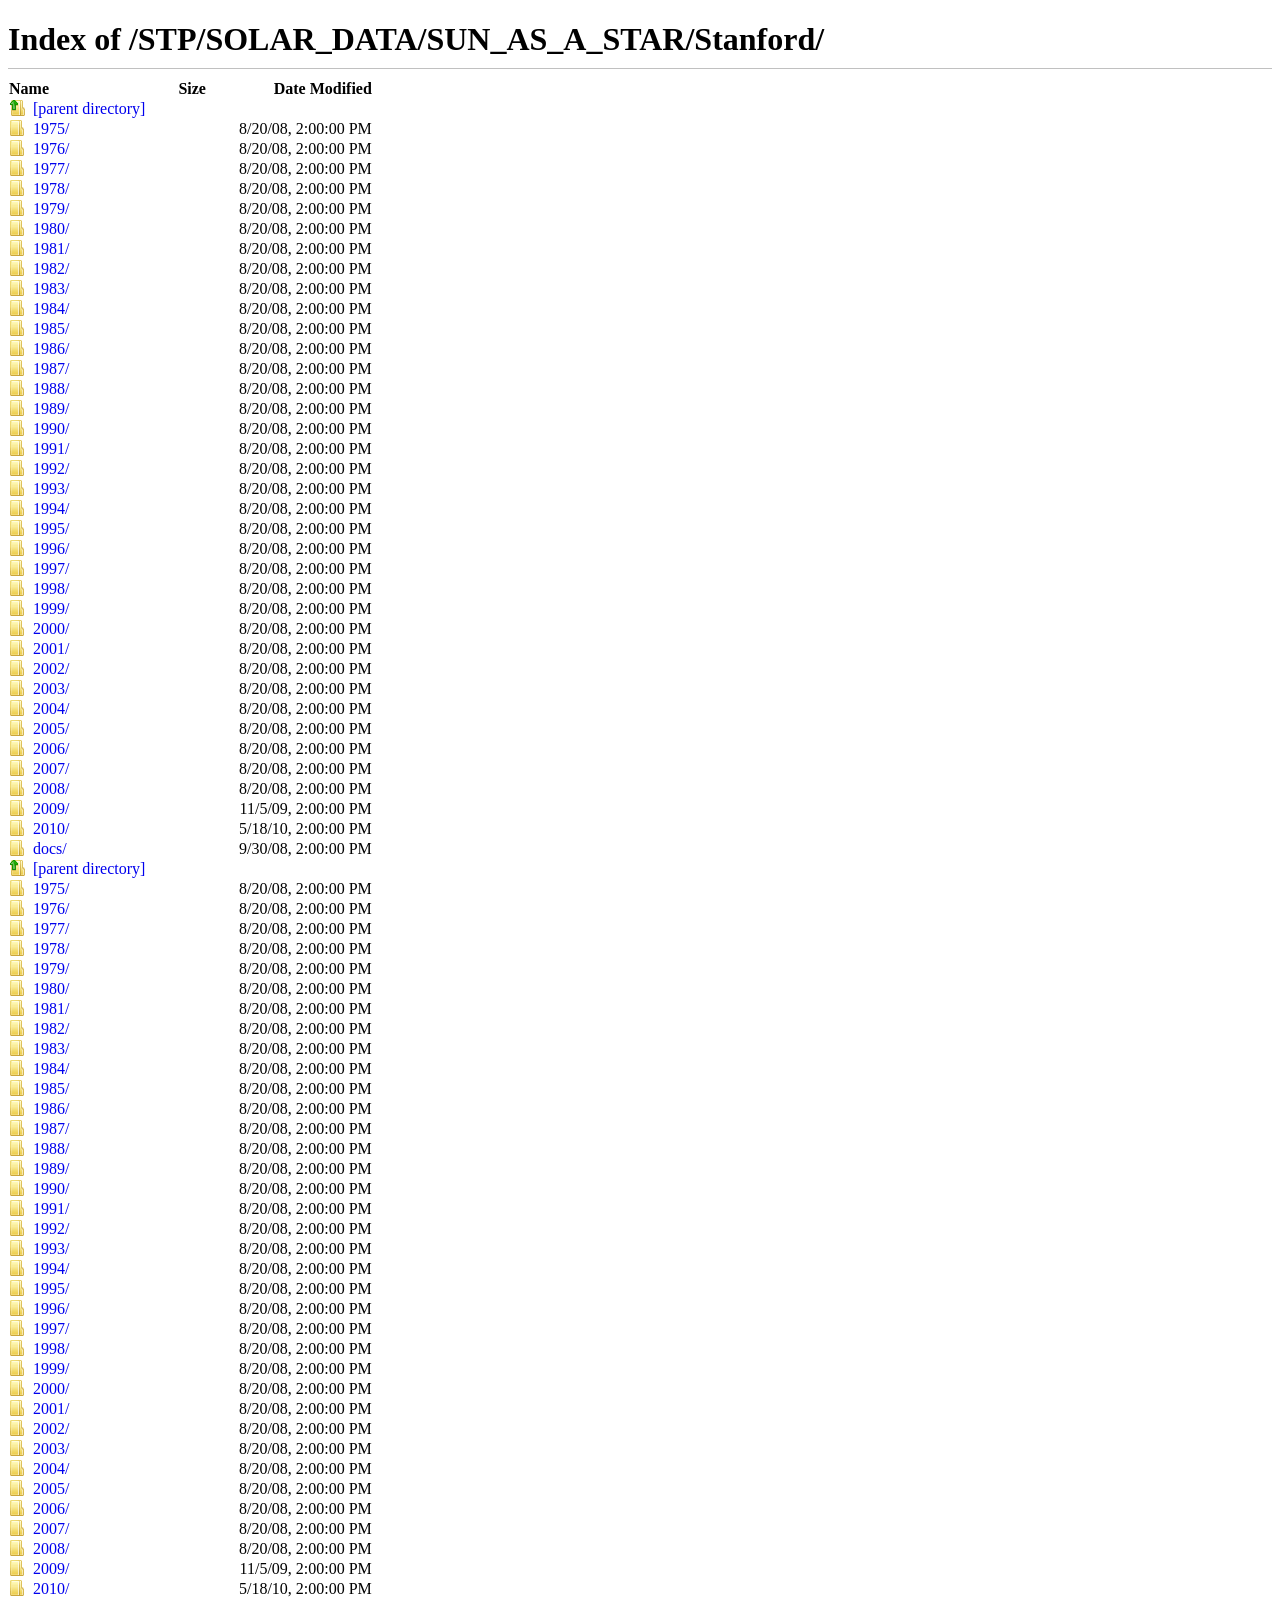
<file: time/u1/u1_data/dailyMg2.html>
<!DOCTYPE html>
<!-- saved from url=(0062)ftp://ftp.ngdc.noaa.gov/STP/SOLAR_DATA/SUN_AS_A_STAR/Stanford/ -->
<html i18n-values="dir:textdirection;lang:language" dir="ltr" lang="undefined"><head><meta http-equiv="Content-Type" content="text/html; charset=UTF-8">
<meta charset="utf-8">
<meta name="google" value="notranslate">

<script>
function addRow(name, url, isdir, size, date_modified) {
  if (name == ".")
    return;

  var root = document.location.pathname;
  if (root.substr(-1) !== "/")
    root += "/";

  var table = document.getElementById("table");
  var row = document.createElement("tr");
  var file_cell = document.createElement("td");
  var link = document.createElement("a");

  link.className = isdir ? "icon dir" : "icon file";

  if (name == "..") {
    link.href = root + "..";
    link.innerText = document.getElementById("parentDirText").innerText;
    link.className = "icon up";
    size = "";
    date_modified = "";
  } else {
    if (isdir) {
      name = name + "/";
      url = url + "/";
      size = "";
    } else {
      link.draggable = "true";
      link.addEventListener("dragstart", onDragStart, false);
    }
    link.innerText = name;
    link.href = root + url;
  }
  file_cell.appendChild(link);

  row.appendChild(file_cell);
  row.appendChild(createCell(size));
  row.appendChild(createCell(date_modified));

  table.appendChild(row);
}

function onDragStart(e) {
  var el = e.srcElement;
  var name = el.innerText.replace(":", "");
  var download_url_data = "application/octet-stream:" + name + ":" + el.href;
  e.dataTransfer.setData("DownloadURL", download_url_data);
  e.dataTransfer.effectAllowed = "copy";
}

function createCell(text) {
  var cell = document.createElement("td");
  cell.setAttribute("class", "detailsColumn");
  cell.innerText = text;
  return cell;
}

function start(location) {
  var header = document.getElementById("header");
  header.innerText = header.innerText.replace("LOCATION", location);

  document.getElementById("title").innerText = header.innerText;
}

function onListingParsingError() {
  var box = document.getElementById("listingParsingErrorBox");
  box.innerHTML = box.innerHTML.replace("LOCATION", encodeURI(document.location)
      + "?raw");
  box.style.display = "block";
}
</script>

<style>

  h1 {
    border-bottom: 1px solid #c0c0c0;
    margin-bottom: 10px;
    padding-bottom: 10px;
    white-space: nowrap;
  }

  table {
    border-collapse: collapse;
  }

  tr.header {
    font-weight: bold;
  }

  td.detailsColumn {
    -webkit-padding-start: 2em;
    text-align: end;
    white-space: nowrap;
  }

  a.icon {
    -webkit-padding-start: 1.5em;
    text-decoration: none;
  }

  a.icon:hover {
    text-decoration: underline;
  }

  a.file {
    background : url("[data-uri] ") left top no-repeat;
  }

  a.dir {
    background : url("[data-uri] ") left top no-repeat;
  }

  a.up {
    background : url("[data-uri] ") left top no-repeat;
  }

  html[dir=rtl] a {
    background-position-x: right;
  }

  #listingParsingErrorBox {
    border: 1px solid black;
    background: #fae691;
    padding: 10px;
    display: none;
  }
</style>

<title id="title">Index of /STP/SOLAR_DATA/SUN_AS_A_STAR/Stanford/</title>

</head>

<body>

<div id="listingParsingErrorBox" i18n-values=".innerHTML:listingParsingErrorBoxText">Oh, no! This server is sending data Chromium can't understand. Please <a href="http://code.google.com/p/chromium/issues/entry">report a bug</a>, and include the <a href="ftp://ftp.ngdc.noaa.gov/STP/SOLAR_DATA/SUN_AS_A_STAR/Stanford/LOCATION">raw listing</a>.</div>

<span id="parentDirText" style="display:none" i18n-content="parentDirText">[parent directory]</span>

<h1 id="header" i18n-content="header">Index of /STP/SOLAR_DATA/SUN_AS_A_STAR/Stanford/</h1>

<table id="table">
  <tbody><tr class="header">
    <td i18n-content="headerName">Name</td>
    <td class="detailsColumn" i18n-content="headerSize">Size</td>
    <td class="detailsColumn" i18n-content="headerDateModified">Date Modified</td>
  </tr>
</tbody><tr><td><a class="icon up" href="ftp://ftp.ngdc.noaa.gov/STP/SOLAR_DATA/SUN_AS_A_STAR/">[parent directory]</a></td><td class="detailsColumn"></td><td class="detailsColumn"></td></tr><tr><td><a class="icon dir" href="ftp://ftp.ngdc.noaa.gov/STP/SOLAR_DATA/SUN_AS_A_STAR/Stanford/1975/">1975/</a></td><td class="detailsColumn"></td><td class="detailsColumn">8/20/08, 2:00:00 PM</td></tr><tr><td><a class="icon dir" href="ftp://ftp.ngdc.noaa.gov/STP/SOLAR_DATA/SUN_AS_A_STAR/Stanford/1976/">1976/</a></td><td class="detailsColumn"></td><td class="detailsColumn">8/20/08, 2:00:00 PM</td></tr><tr><td><a class="icon dir" href="ftp://ftp.ngdc.noaa.gov/STP/SOLAR_DATA/SUN_AS_A_STAR/Stanford/1977/">1977/</a></td><td class="detailsColumn"></td><td class="detailsColumn">8/20/08, 2:00:00 PM</td></tr><tr><td><a class="icon dir" href="ftp://ftp.ngdc.noaa.gov/STP/SOLAR_DATA/SUN_AS_A_STAR/Stanford/1978/">1978/</a></td><td class="detailsColumn"></td><td class="detailsColumn">8/20/08, 2:00:00 PM</td></tr><tr><td><a class="icon dir" href="ftp://ftp.ngdc.noaa.gov/STP/SOLAR_DATA/SUN_AS_A_STAR/Stanford/1979/">1979/</a></td><td class="detailsColumn"></td><td class="detailsColumn">8/20/08, 2:00:00 PM</td></tr><tr><td><a class="icon dir" href="ftp://ftp.ngdc.noaa.gov/STP/SOLAR_DATA/SUN_AS_A_STAR/Stanford/1980/">1980/</a></td><td class="detailsColumn"></td><td class="detailsColumn">8/20/08, 2:00:00 PM</td></tr><tr><td><a class="icon dir" href="ftp://ftp.ngdc.noaa.gov/STP/SOLAR_DATA/SUN_AS_A_STAR/Stanford/1981/">1981/</a></td><td class="detailsColumn"></td><td class="detailsColumn">8/20/08, 2:00:00 PM</td></tr><tr><td><a class="icon dir" href="ftp://ftp.ngdc.noaa.gov/STP/SOLAR_DATA/SUN_AS_A_STAR/Stanford/1982/">1982/</a></td><td class="detailsColumn"></td><td class="detailsColumn">8/20/08, 2:00:00 PM</td></tr><tr><td><a class="icon dir" href="ftp://ftp.ngdc.noaa.gov/STP/SOLAR_DATA/SUN_AS_A_STAR/Stanford/1983/">1983/</a></td><td class="detailsColumn"></td><td class="detailsColumn">8/20/08, 2:00:00 PM</td></tr><tr><td><a class="icon dir" href="ftp://ftp.ngdc.noaa.gov/STP/SOLAR_DATA/SUN_AS_A_STAR/Stanford/1984/">1984/</a></td><td class="detailsColumn"></td><td class="detailsColumn">8/20/08, 2:00:00 PM</td></tr><tr><td><a class="icon dir" href="ftp://ftp.ngdc.noaa.gov/STP/SOLAR_DATA/SUN_AS_A_STAR/Stanford/1985/">1985/</a></td><td class="detailsColumn"></td><td class="detailsColumn">8/20/08, 2:00:00 PM</td></tr><tr><td><a class="icon dir" href="ftp://ftp.ngdc.noaa.gov/STP/SOLAR_DATA/SUN_AS_A_STAR/Stanford/1986/">1986/</a></td><td class="detailsColumn"></td><td class="detailsColumn">8/20/08, 2:00:00 PM</td></tr><tr><td><a class="icon dir" href="ftp://ftp.ngdc.noaa.gov/STP/SOLAR_DATA/SUN_AS_A_STAR/Stanford/1987/">1987/</a></td><td class="detailsColumn"></td><td class="detailsColumn">8/20/08, 2:00:00 PM</td></tr><tr><td><a class="icon dir" href="ftp://ftp.ngdc.noaa.gov/STP/SOLAR_DATA/SUN_AS_A_STAR/Stanford/1988/">1988/</a></td><td class="detailsColumn"></td><td class="detailsColumn">8/20/08, 2:00:00 PM</td></tr><tr><td><a class="icon dir" href="ftp://ftp.ngdc.noaa.gov/STP/SOLAR_DATA/SUN_AS_A_STAR/Stanford/1989/">1989/</a></td><td class="detailsColumn"></td><td class="detailsColumn">8/20/08, 2:00:00 PM</td></tr><tr><td><a class="icon dir" href="ftp://ftp.ngdc.noaa.gov/STP/SOLAR_DATA/SUN_AS_A_STAR/Stanford/1990/">1990/</a></td><td class="detailsColumn"></td><td class="detailsColumn">8/20/08, 2:00:00 PM</td></tr><tr><td><a class="icon dir" href="ftp://ftp.ngdc.noaa.gov/STP/SOLAR_DATA/SUN_AS_A_STAR/Stanford/1991/">1991/</a></td><td class="detailsColumn"></td><td class="detailsColumn">8/20/08, 2:00:00 PM</td></tr><tr><td><a class="icon dir" href="ftp://ftp.ngdc.noaa.gov/STP/SOLAR_DATA/SUN_AS_A_STAR/Stanford/1992/">1992/</a></td><td class="detailsColumn"></td><td class="detailsColumn">8/20/08, 2:00:00 PM</td></tr><tr><td><a class="icon dir" href="ftp://ftp.ngdc.noaa.gov/STP/SOLAR_DATA/SUN_AS_A_STAR/Stanford/1993/">1993/</a></td><td class="detailsColumn"></td><td class="detailsColumn">8/20/08, 2:00:00 PM</td></tr><tr><td><a class="icon dir" href="ftp://ftp.ngdc.noaa.gov/STP/SOLAR_DATA/SUN_AS_A_STAR/Stanford/1994/">1994/</a></td><td class="detailsColumn"></td><td class="detailsColumn">8/20/08, 2:00:00 PM</td></tr><tr><td><a class="icon dir" href="ftp://ftp.ngdc.noaa.gov/STP/SOLAR_DATA/SUN_AS_A_STAR/Stanford/1995/">1995/</a></td><td class="detailsColumn"></td><td class="detailsColumn">8/20/08, 2:00:00 PM</td></tr><tr><td><a class="icon dir" href="ftp://ftp.ngdc.noaa.gov/STP/SOLAR_DATA/SUN_AS_A_STAR/Stanford/1996/">1996/</a></td><td class="detailsColumn"></td><td class="detailsColumn">8/20/08, 2:00:00 PM</td></tr><tr><td><a class="icon dir" href="ftp://ftp.ngdc.noaa.gov/STP/SOLAR_DATA/SUN_AS_A_STAR/Stanford/1997/">1997/</a></td><td class="detailsColumn"></td><td class="detailsColumn">8/20/08, 2:00:00 PM</td></tr><tr><td><a class="icon dir" href="ftp://ftp.ngdc.noaa.gov/STP/SOLAR_DATA/SUN_AS_A_STAR/Stanford/1998/">1998/</a></td><td class="detailsColumn"></td><td class="detailsColumn">8/20/08, 2:00:00 PM</td></tr><tr><td><a class="icon dir" href="ftp://ftp.ngdc.noaa.gov/STP/SOLAR_DATA/SUN_AS_A_STAR/Stanford/1999/">1999/</a></td><td class="detailsColumn"></td><td class="detailsColumn">8/20/08, 2:00:00 PM</td></tr><tr><td><a class="icon dir" href="ftp://ftp.ngdc.noaa.gov/STP/SOLAR_DATA/SUN_AS_A_STAR/Stanford/2000/">2000/</a></td><td class="detailsColumn"></td><td class="detailsColumn">8/20/08, 2:00:00 PM</td></tr><tr><td><a class="icon dir" href="ftp://ftp.ngdc.noaa.gov/STP/SOLAR_DATA/SUN_AS_A_STAR/Stanford/2001/">2001/</a></td><td class="detailsColumn"></td><td class="detailsColumn">8/20/08, 2:00:00 PM</td></tr><tr><td><a class="icon dir" href="ftp://ftp.ngdc.noaa.gov/STP/SOLAR_DATA/SUN_AS_A_STAR/Stanford/2002/">2002/</a></td><td class="detailsColumn"></td><td class="detailsColumn">8/20/08, 2:00:00 PM</td></tr><tr><td><a class="icon dir" href="ftp://ftp.ngdc.noaa.gov/STP/SOLAR_DATA/SUN_AS_A_STAR/Stanford/2003/">2003/</a></td><td class="detailsColumn"></td><td class="detailsColumn">8/20/08, 2:00:00 PM</td></tr><tr><td><a class="icon dir" href="ftp://ftp.ngdc.noaa.gov/STP/SOLAR_DATA/SUN_AS_A_STAR/Stanford/2004/">2004/</a></td><td class="detailsColumn"></td><td class="detailsColumn">8/20/08, 2:00:00 PM</td></tr><tr><td><a class="icon dir" href="ftp://ftp.ngdc.noaa.gov/STP/SOLAR_DATA/SUN_AS_A_STAR/Stanford/2005/">2005/</a></td><td class="detailsColumn"></td><td class="detailsColumn">8/20/08, 2:00:00 PM</td></tr><tr><td><a class="icon dir" href="ftp://ftp.ngdc.noaa.gov/STP/SOLAR_DATA/SUN_AS_A_STAR/Stanford/2006/">2006/</a></td><td class="detailsColumn"></td><td class="detailsColumn">8/20/08, 2:00:00 PM</td></tr><tr><td><a class="icon dir" href="ftp://ftp.ngdc.noaa.gov/STP/SOLAR_DATA/SUN_AS_A_STAR/Stanford/2007/">2007/</a></td><td class="detailsColumn"></td><td class="detailsColumn">8/20/08, 2:00:00 PM</td></tr><tr><td><a class="icon dir" href="ftp://ftp.ngdc.noaa.gov/STP/SOLAR_DATA/SUN_AS_A_STAR/Stanford/2008/">2008/</a></td><td class="detailsColumn"></td><td class="detailsColumn">8/20/08, 2:00:00 PM</td></tr><tr><td><a class="icon dir" href="ftp://ftp.ngdc.noaa.gov/STP/SOLAR_DATA/SUN_AS_A_STAR/Stanford/2009/">2009/</a></td><td class="detailsColumn"></td><td class="detailsColumn">11/5/09, 2:00:00 PM</td></tr><tr><td><a class="icon dir" href="ftp://ftp.ngdc.noaa.gov/STP/SOLAR_DATA/SUN_AS_A_STAR/Stanford/2010/">2010/</a></td><td class="detailsColumn"></td><td class="detailsColumn">5/18/10, 2:00:00 PM</td></tr><tr><td><a class="icon dir" href="ftp://ftp.ngdc.noaa.gov/STP/SOLAR_DATA/SUN_AS_A_STAR/Stanford/docs/">docs/</a></td><td class="detailsColumn"></td><td class="detailsColumn">9/30/08, 2:00:00 PM</td></tr></table>




<script>// Copyright (c) 2012 The Chromium Authors. All rights reserved.
// Use of this source code is governed by a BSD-style license that can be
// found in the LICENSE file.

/**
 * @fileoverview This file defines a singleton which provides access to all data
 * that is available as soon as the page's resources are loaded (before DOM
 * content has finished loading). This data includes both localized strings and
 * any data that is important to have ready from a very early stage (e.g. things
 * that must be displayed right away).
 */

var loadTimeData;

// Expose this type globally as a temporary work around until
// https://github.com/google/closure-compiler/issues/544 is fixed.
/** @constructor */
function LoadTimeData() {}

(function() {
  'use strict';

  LoadTimeData.prototype = {
    /**
     * Sets the backing object.
     *
     * Note that there is no getter for |data_| to discourage abuse of the form:
     *
     *     var value = loadTimeData.data()['key'];
     *
     * @param {Object} value The de-serialized page data.
     */
    set data(value) {
      expect(!this.data_, 'Re-setting data.');
      this.data_ = value;
    },

    /**
     * Returns a JsEvalContext for |data_|.
     * @returns {JsEvalContext}
     */
    createJsEvalContext: function() {
      return new JsEvalContext(this.data_);
    },

    /**
     * @param {string} id An ID of a value that might exist.
     * @return {boolean} True if |id| is a key in the dictionary.
     */
    valueExists: function(id) {
      return id in this.data_;
    },

    /**
     * Fetches a value, expecting that it exists.
     * @param {string} id The key that identifies the desired value.
     * @return {*} The corresponding value.
     */
    getValue: function(id) {
      expect(this.data_, 'No data. Did you remember to include strings.js?');
      var value = this.data_[id];
      expect(typeof value != 'undefined', 'Could not find value for ' + id);
      return value;
    },

    /**
     * As above, but also makes sure that the value is a string.
     * @param {string} id The key that identifies the desired string.
     * @return {string} The corresponding string value.
     */
    getString: function(id) {
      var value = this.getValue(id);
      expectIsType(id, value, 'string');
      return /** @type {string} */ (value);
    },

    /**
     * Returns a formatted localized string where $1 to $9 are replaced by the
     * second to the tenth argument.
     * @param {string} id The ID of the string we want.
     * @param {...string} var_args The extra values to include in the formatted
     *     output.
     * @return {string} The formatted string.
     */
    getStringF: function(id, var_args) {
      var value = this.getString(id);
      if (!value)
        return '';

      var varArgs = arguments;
      return value.replace(/\$[$1-9]/g, function(m) {
        return m == '$$' ? '$' : varArgs[m[1]];
      });
    },

    /**
     * As above, but also makes sure that the value is a boolean.
     * @param {string} id The key that identifies the desired boolean.
     * @return {boolean} The corresponding boolean value.
     */
    getBoolean: function(id) {
      var value = this.getValue(id);
      expectIsType(id, value, 'boolean');
      return /** @type {boolean} */ (value);
    },

    /**
     * As above, but also makes sure that the value is an integer.
     * @param {string} id The key that identifies the desired number.
     * @return {number} The corresponding number value.
     */
    getInteger: function(id) {
      var value = this.getValue(id);
      expectIsType(id, value, 'number');
      expect(value == Math.floor(value), 'Number isn\'t integer: ' + value);
      return /** @type {number} */ (value);
    },

    /**
     * Override values in loadTimeData with the values found in |replacements|.
     * @param {Object} replacements The dictionary object of keys to replace.
     */
    overrideValues: function(replacements) {
      expect(typeof replacements == 'object',
             'Replacements must be a dictionary object.');
      for (var key in replacements) {
        this.data_[key] = replacements[key];
      }
    }
  };

  /**
   * Checks condition, displays error message if expectation fails.
   * @param {*} condition The condition to check for truthiness.
   * @param {string} message The message to display if the check fails.
   */
  function expect(condition, message) {
    if (!condition) {
      console.error('Unexpected condition on ' + document.location.href + ': ' +
                    message);
    }
  }

  /**
   * Checks that the given value has the given type.
   * @param {string} id The id of the value (only used for error message).
   * @param {*} value The value to check the type on.
   * @param {string} type The type we expect |value| to be.
   */
  function expectIsType(id, value, type) {
    expect(typeof value == type, '[' + value + '] (' + id +
                                 ') is not a ' + type);
  }

  expect(!loadTimeData, 'should only include this file once');
  loadTimeData = new LoadTimeData;
})();
</script><script>loadTimeData.data = {"header":"Index of LOCATION","headerDateModified":"Date Modified","headerName":"Name","headerSize":"Size","listingParsingErrorBoxText":"Oh, no! This server is sending data Chromium can't understand. Please \u003Ca href=\"http://code.google.com/p/chromium/issues/entry\">report a bug\u003C/a>, and include the \u003Ca href=\"LOCATION\">raw listing\u003C/a>.","parentDirText":"[parent directory]","textdirection":"ltr"};</script><script>// Copyright (c) 2012 The Chromium Authors. All rights reserved.
// Use of this source code is governed by a BSD-style license that can be
// found in the LICENSE file.

// Copyright (c) 2012 The Chromium Authors. All rights reserved.
// Use of this source code is governed by a BSD-style license that can be
// found in the LICENSE file.

/**
 * @fileoverview This is a simple template engine inspired by JsTemplates
 * optimized for i18n.
 *
 * It currently supports three handlers:
 *
 *   * i18n-content which sets the textContent of the element.
 *
 *     <span i18n-content="myContent"></span>
 *
 *   * i18n-options which generates <option> elements for a <select>.
 *
 *     <select i18n-options="myOptionList"></select>
 *
 *   * i18n-values is a list of attribute-value or property-value pairs.
 *     Properties are prefixed with a '.' and can contain nested properties.
 *
 *     <span i18n-values="title:myTitle;.style.fontSize:fontSize"></span>
 *
 * This file is a copy of i18n_template.js, with minor tweaks to support using
 * load_time_data.js. It should replace i18n_template.js eventually.
 */

var i18nTemplate = (function() {
  /**
   * This provides the handlers for the templating engine. The key is used as
   * the attribute name and the value is the function that gets called for every
   * single node that has this attribute.
   * @type {!Object}
   */
  var handlers = {
    /**
     * This handler sets the textContent of the element.
     * @param {HTMLElement} element The node to modify.
     * @param {string} key The name of the value in the dictionary.
     * @param {LoadTimeData} dictionary The dictionary of strings to draw from.
     */
    'i18n-content': function(element, key, dictionary) {
      element.textContent = dictionary.getString(key);
    },

    /**
     * This handler adds options to a <select> element.
     * @param {HTMLElement} select The node to modify.
     * @param {string} key The name of the value in the dictionary. It should
     *     identify an array of values to initialize an <option>. Each value,
     *     if a pair, represents [content, value]. Otherwise, it should be a
     *     content string with no value.
     * @param {LoadTimeData} dictionary The dictionary of strings to draw from.
     */
    'i18n-options': function(select, key, dictionary) {
      var options = dictionary.getValue(key);
      options.forEach(function(optionData) {
        var option = typeof optionData == 'string' ?
            new Option(optionData) :
            new Option(optionData[1], optionData[0]);
        select.appendChild(option);
      });
    },

    /**
     * This is used to set HTML attributes and DOM properties. The syntax is:
     *   attributename:key;
     *   .domProperty:key;
     *   .nested.dom.property:key
     * @param {HTMLElement} element The node to modify.
     * @param {string} attributeAndKeys The path of the attribute to modify
     *     followed by a colon, and the name of the value in the dictionary.
     *     Multiple attribute/key pairs may be separated by semicolons.
     * @param {LoadTimeData} dictionary The dictionary of strings to draw from.
     */
    'i18n-values': function(element, attributeAndKeys, dictionary) {
      var parts = attributeAndKeys.replace(/\s/g, '').split(/;/);
      parts.forEach(function(part) {
        if (!part)
          return;

        var attributeAndKeyPair = part.match(/^([^:]+):(.+)$/);
        if (!attributeAndKeyPair)
          throw new Error('malformed i18n-values: ' + attributeAndKeys);

        var propName = attributeAndKeyPair[1];
        var propExpr = attributeAndKeyPair[2];

        var value = dictionary.getValue(propExpr);

        // Allow a property of the form '.foo.bar' to assign a value into
        // element.foo.bar.
        if (propName[0] == '.') {
          var path = propName.slice(1).split('.');
          var targetObject = element;
          while (targetObject && path.length > 1) {
            targetObject = targetObject[path.shift()];
          }
          if (targetObject) {
            targetObject[path] = value;
            // In case we set innerHTML (ignoring others) we need to
            // recursively check the content.
            if (path == 'innerHTML')
              process(element, dictionary);
          }
        } else {
          element.setAttribute(propName, /** @type {string} */(value));
        }
      });
    }
  };

  var attributeNames = Object.keys(handlers);
  var selector = 'html /deep/ [' + attributeNames.join('],[') + ']';

  /**
   * Processes a DOM tree with the {@code dictionary} map.
   * @param {HTMLElement} node The root of the DOM tree to process.
   * @param {LoadTimeData} dictionary The dictionary to draw from.
   */
  function process(node, dictionary) {
    var elements = node.querySelectorAll(selector);
    for (var element, i = 0; element = elements[i]; i++) {
      for (var j = 0; j < attributeNames.length; j++) {
        var name = attributeNames[j];
        var attribute = element.getAttribute(name);
        if (attribute != null)
          handlers[name](element, attribute, dictionary);
      }
    }
  }

  return {
    process: process
  };
}());


i18nTemplate.process(document, loadTimeData);
</script><script>start("/STP/SOLAR_DATA/SUN_AS_A_STAR/Stanford/");</script>
<script>addRow("..","..",0,"0 B","");</script>
<script>addRow("1975","1975",1,"0 B","8/20/08, 2:00:00 PM");</script>
<script>addRow("1976","1976",1,"0 B","8/20/08, 2:00:00 PM");</script>
<script>addRow("1977","1977",1,"0 B","8/20/08, 2:00:00 PM");</script>
<script>addRow("1978","1978",1,"0 B","8/20/08, 2:00:00 PM");</script>
<script>addRow("1979","1979",1,"0 B","8/20/08, 2:00:00 PM");</script>
<script>addRow("1980","1980",1,"0 B","8/20/08, 2:00:00 PM");</script>
<script>addRow("1981","1981",1,"0 B","8/20/08, 2:00:00 PM");</script>
<script>addRow("1982","1982",1,"0 B","8/20/08, 2:00:00 PM");</script>
<script>addRow("1983","1983",1,"0 B","8/20/08, 2:00:00 PM");</script>
<script>addRow("1984","1984",1,"0 B","8/20/08, 2:00:00 PM");</script>
<script>addRow("1985","1985",1,"0 B","8/20/08, 2:00:00 PM");</script>
<script>addRow("1986","1986",1,"0 B","8/20/08, 2:00:00 PM");</script>
<script>addRow("1987","1987",1,"0 B","8/20/08, 2:00:00 PM");</script>
<script>addRow("1988","1988",1,"0 B","8/20/08, 2:00:00 PM");</script>
<script>addRow("1989","1989",1,"0 B","8/20/08, 2:00:00 PM");</script>
<script>addRow("1990","1990",1,"0 B","8/20/08, 2:00:00 PM");</script>
<script>addRow("1991","1991",1,"0 B","8/20/08, 2:00:00 PM");</script>
<script>addRow("1992","1992",1,"0 B","8/20/08, 2:00:00 PM");</script>
<script>addRow("1993","1993",1,"0 B","8/20/08, 2:00:00 PM");</script>
<script>addRow("1994","1994",1,"0 B","8/20/08, 2:00:00 PM");</script>
<script>addRow("1995","1995",1,"0 B","8/20/08, 2:00:00 PM");</script>
<script>addRow("1996","1996",1,"0 B","8/20/08, 2:00:00 PM");</script>
<script>addRow("1997","1997",1,"0 B","8/20/08, 2:00:00 PM");</script>
<script>addRow("1998","1998",1,"0 B","8/20/08, 2:00:00 PM");</script>
<script>addRow("1999","1999",1,"0 B","8/20/08, 2:00:00 PM");</script>
<script>addRow("2000","2000",1,"0 B","8/20/08, 2:00:00 PM");</script>
<script>addRow("2001","2001",1,"0 B","8/20/08, 2:00:00 PM");</script>
<script>addRow("2002","2002",1,"0 B","8/20/08, 2:00:00 PM");</script>
<script>addRow("2003","2003",1,"0 B","8/20/08, 2:00:00 PM");</script>
<script>addRow("2004","2004",1,"0 B","8/20/08, 2:00:00 PM");</script>
<script>addRow("2005","2005",1,"0 B","8/20/08, 2:00:00 PM");</script>
<script>addRow("2006","2006",1,"0 B","8/20/08, 2:00:00 PM");</script>
<script>addRow("2007","2007",1,"0 B","8/20/08, 2:00:00 PM");</script>
<script>addRow("2008","2008",1,"0 B","8/20/08, 2:00:00 PM");</script>
<script>addRow("2009","2009",1,"0 B","11/5/09, 2:00:00 PM");</script>
<script>addRow("2010","2010",1,"0 B","5/18/10, 2:00:00 PM");</script>
<script>addRow("docs","docs",1,"0 B","9/30/08, 2:00:00 PM");</script>
</body></html>
</file>
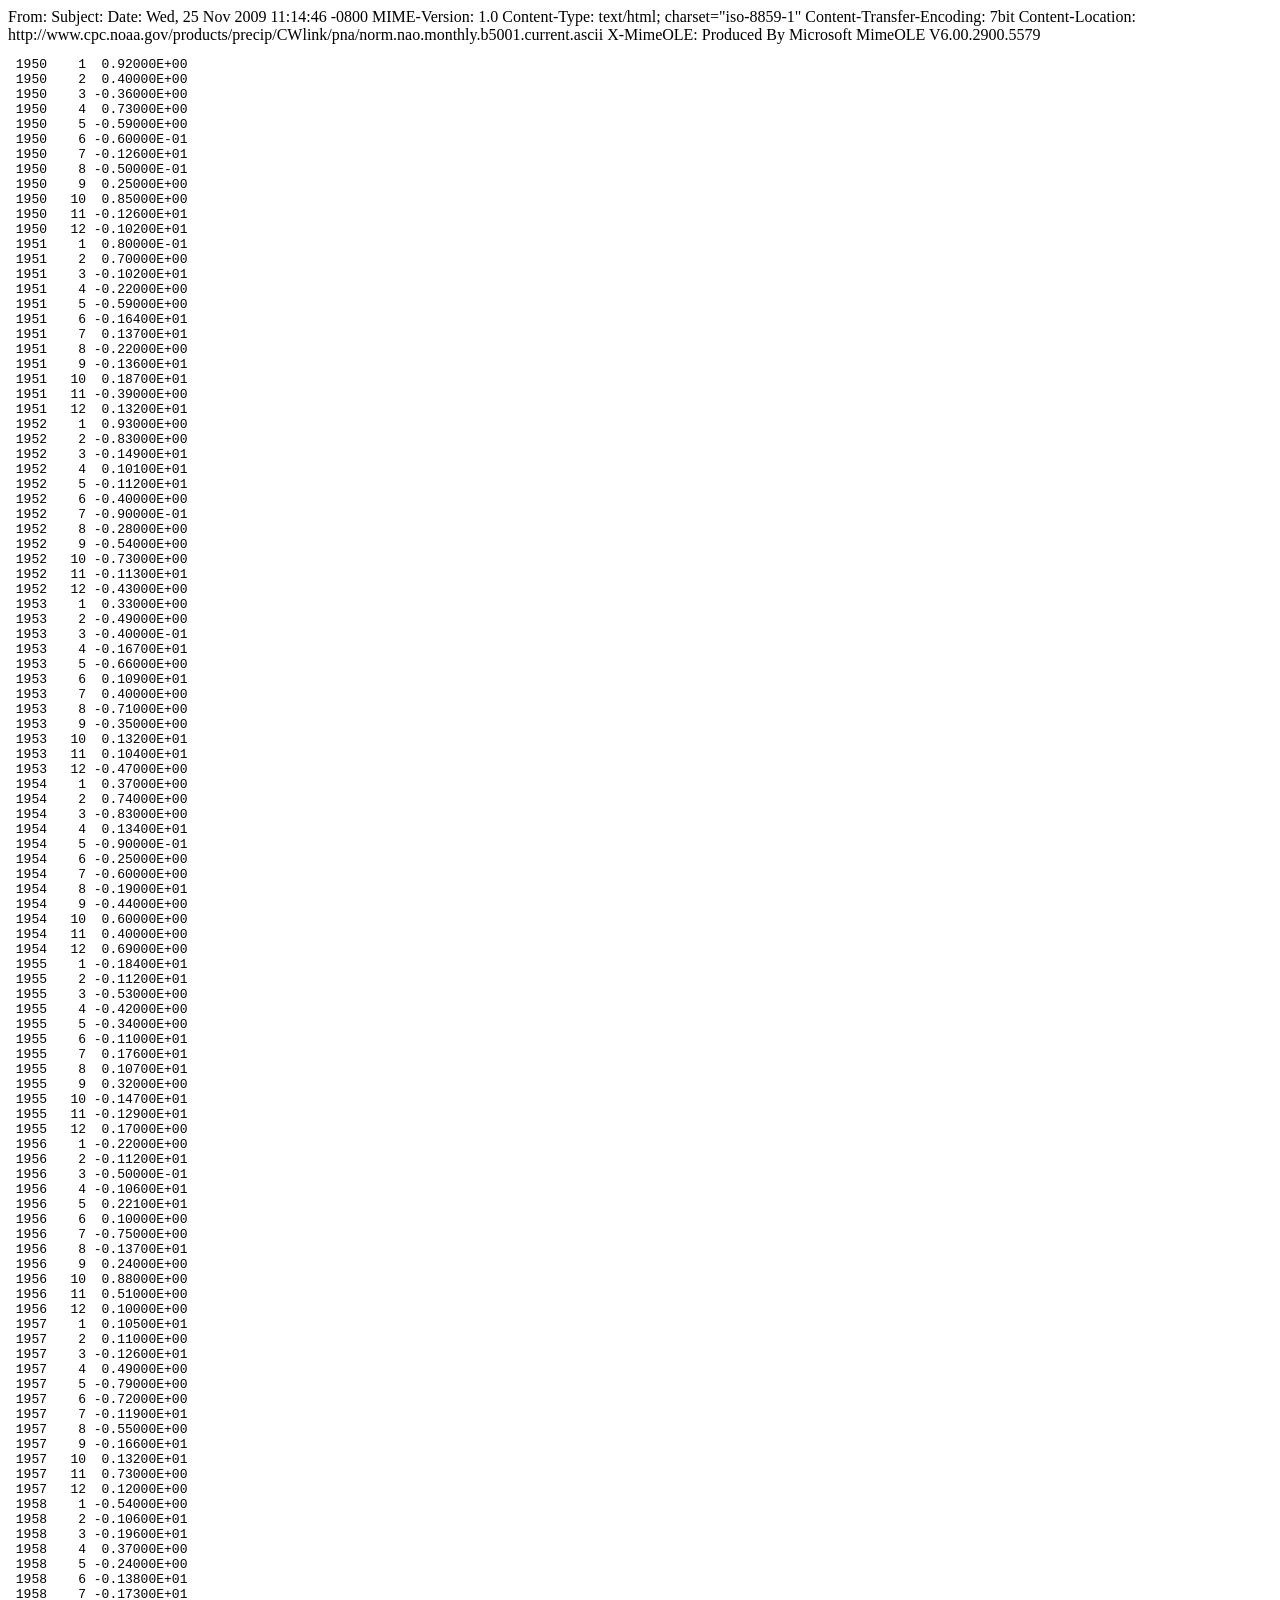
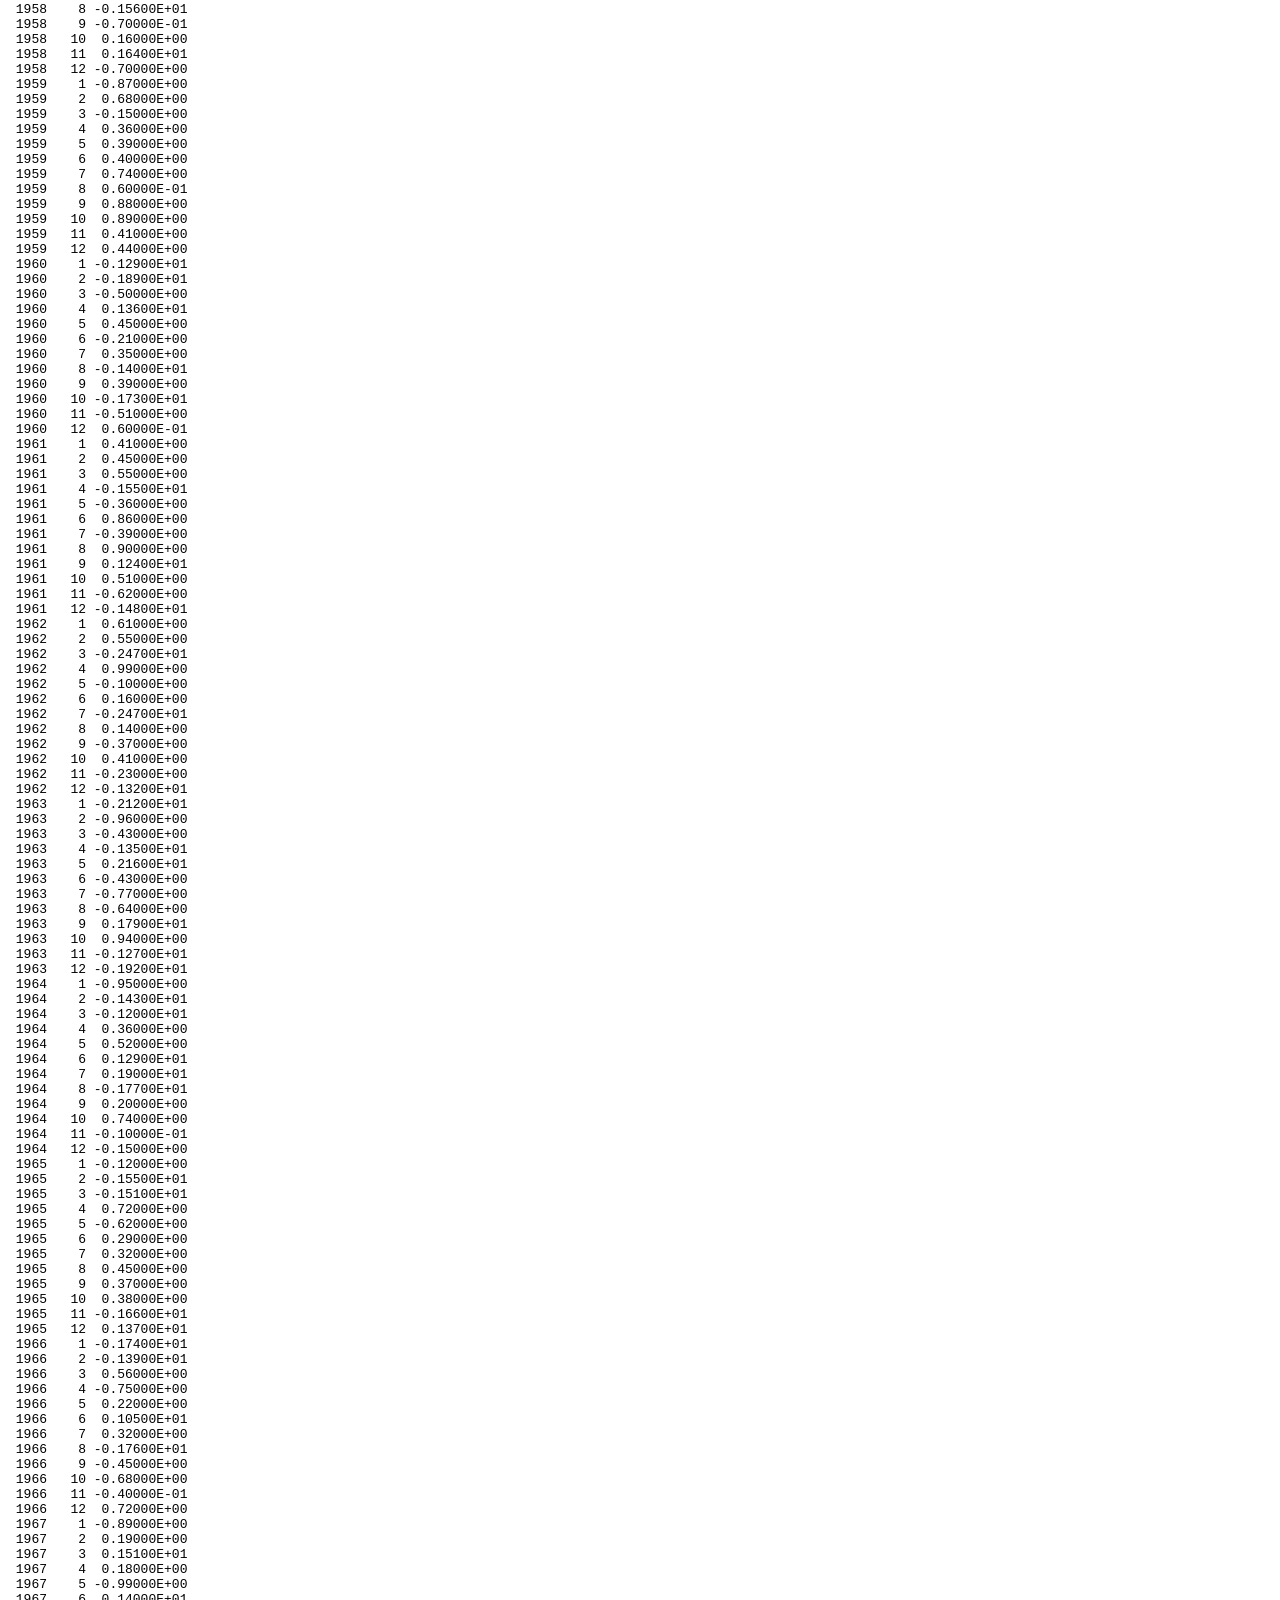
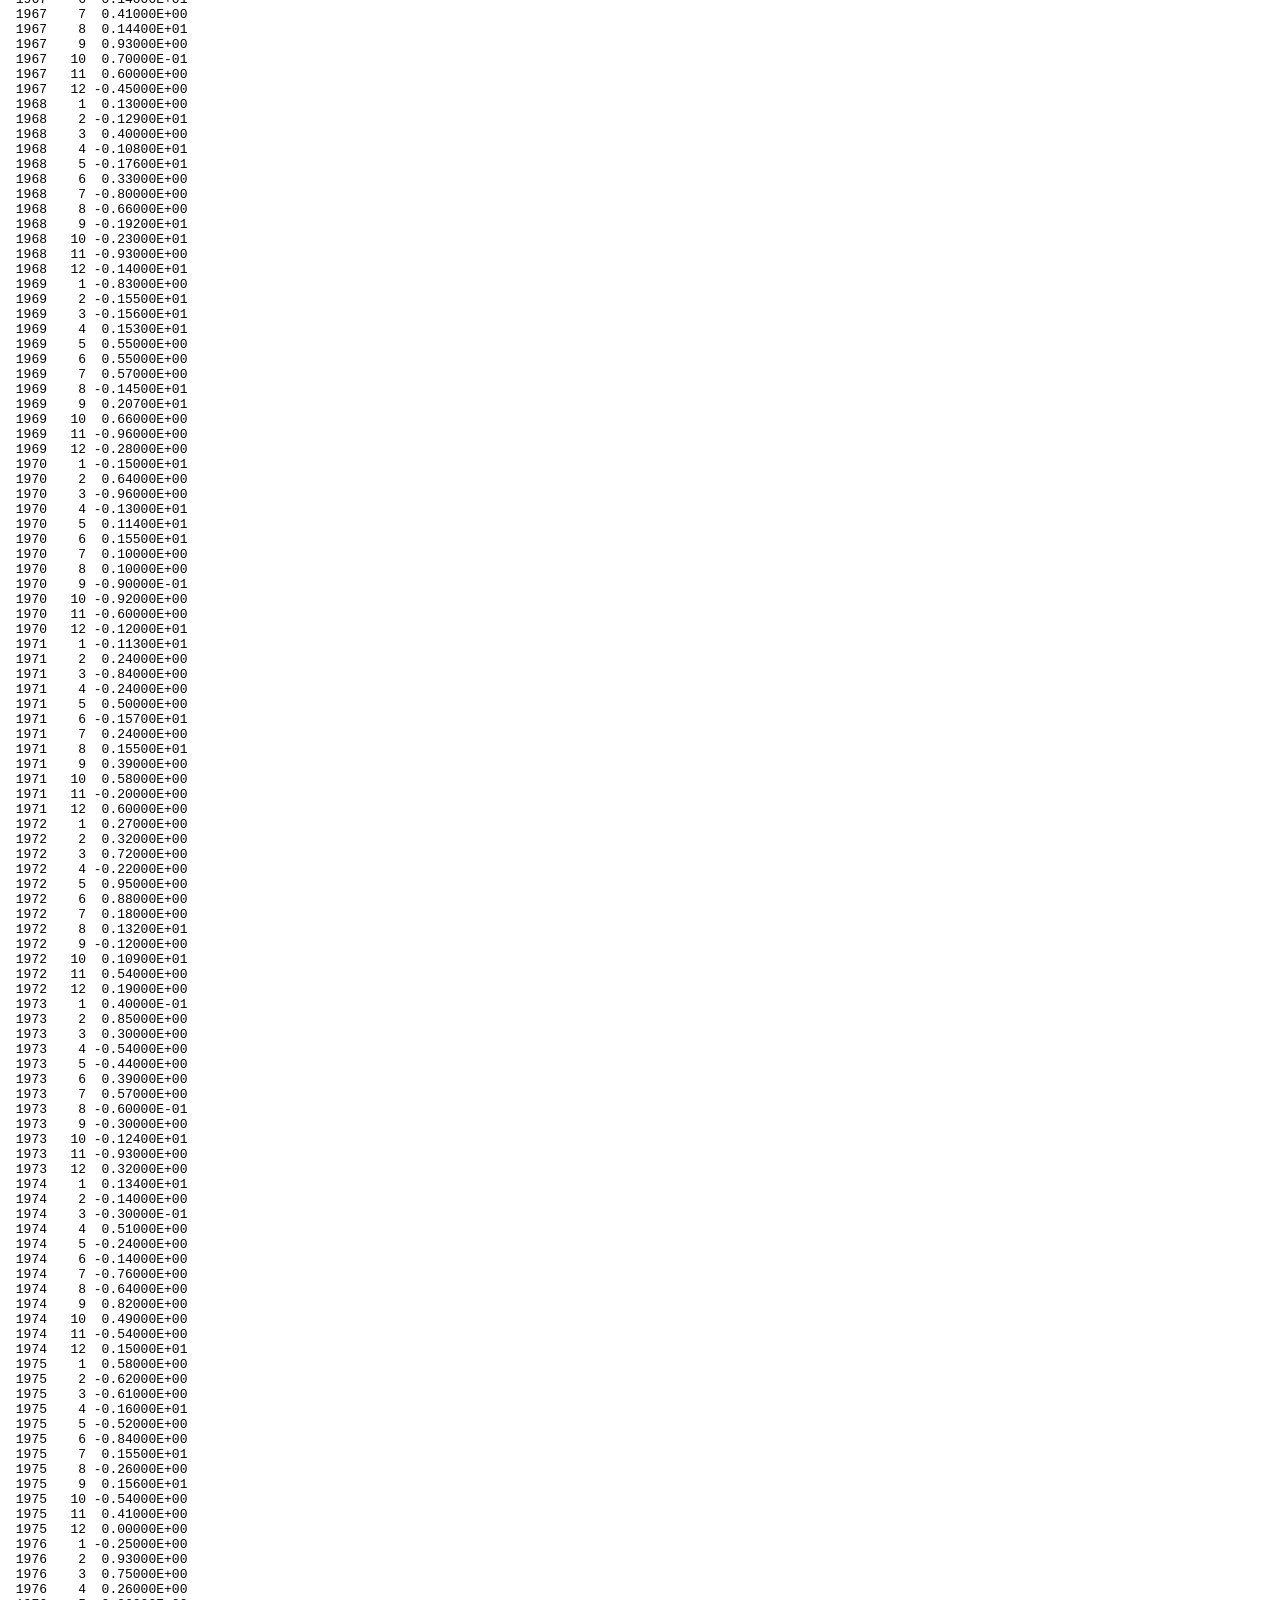
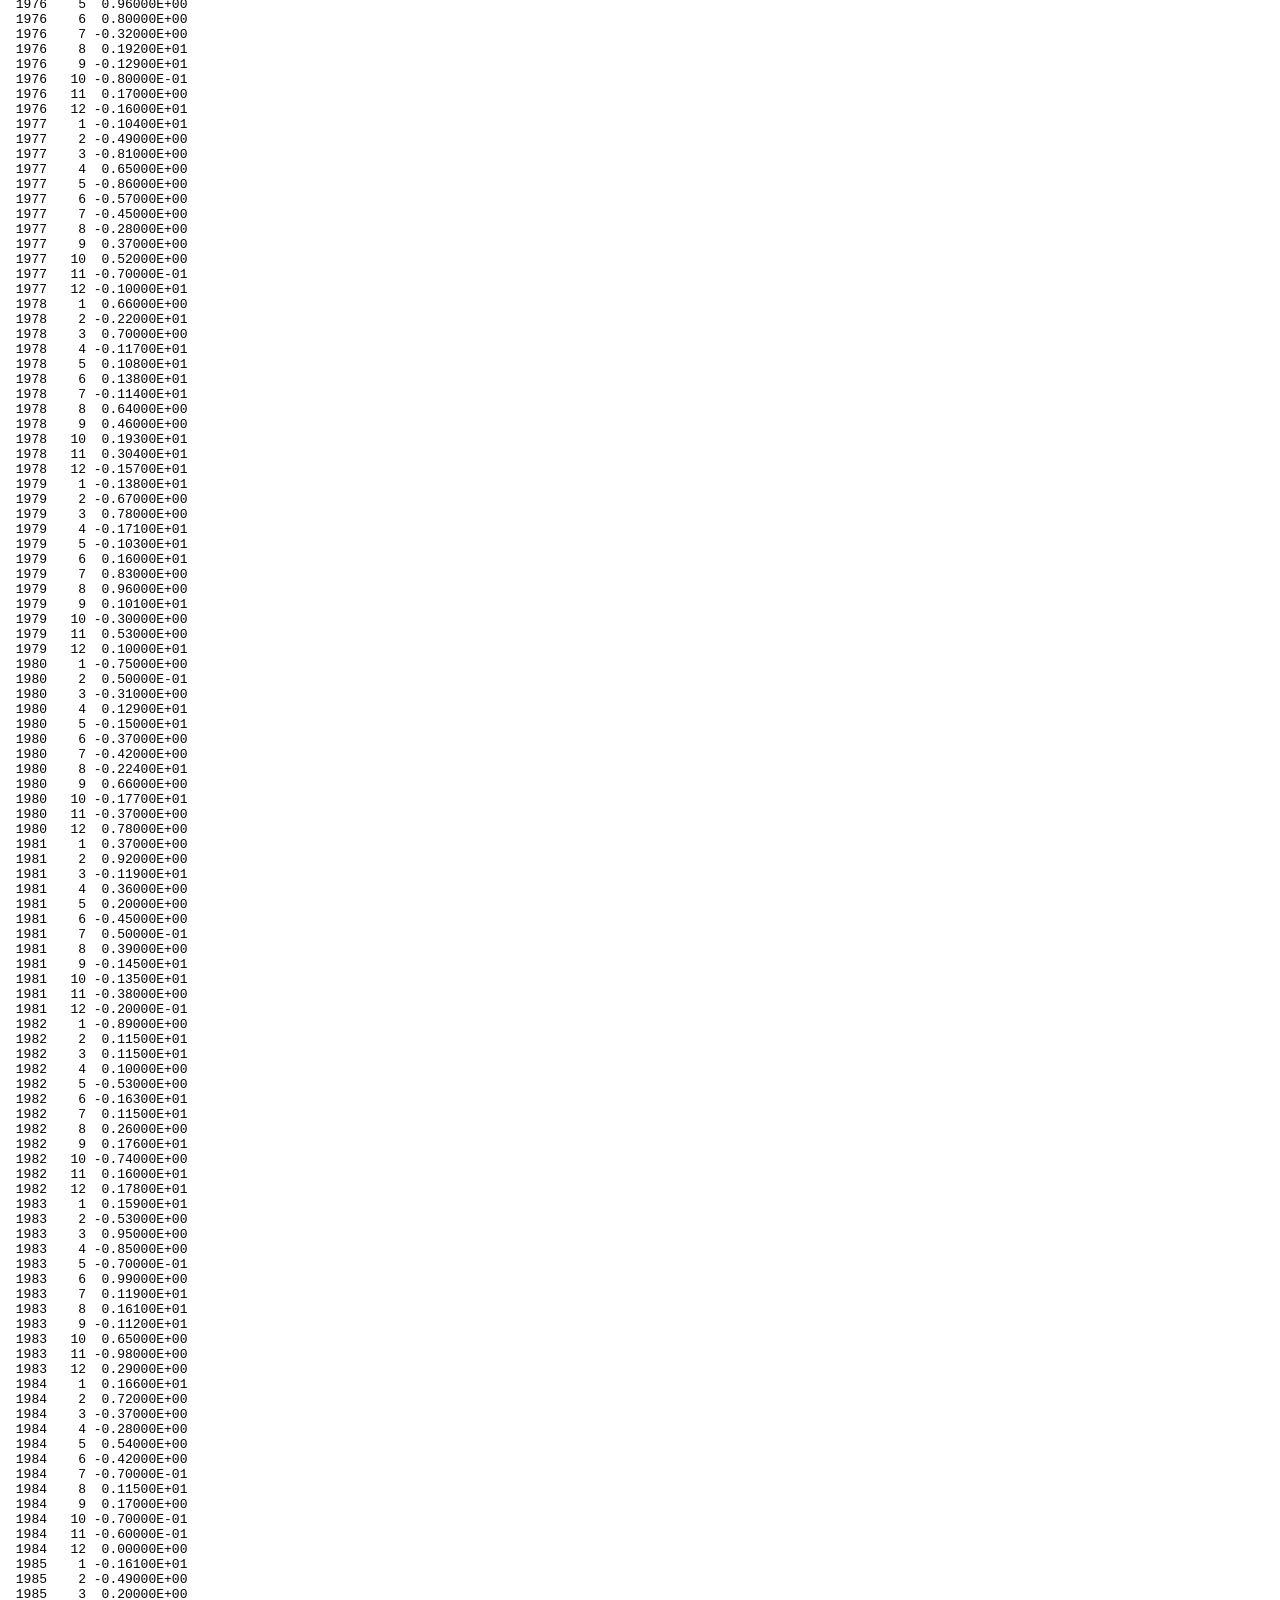
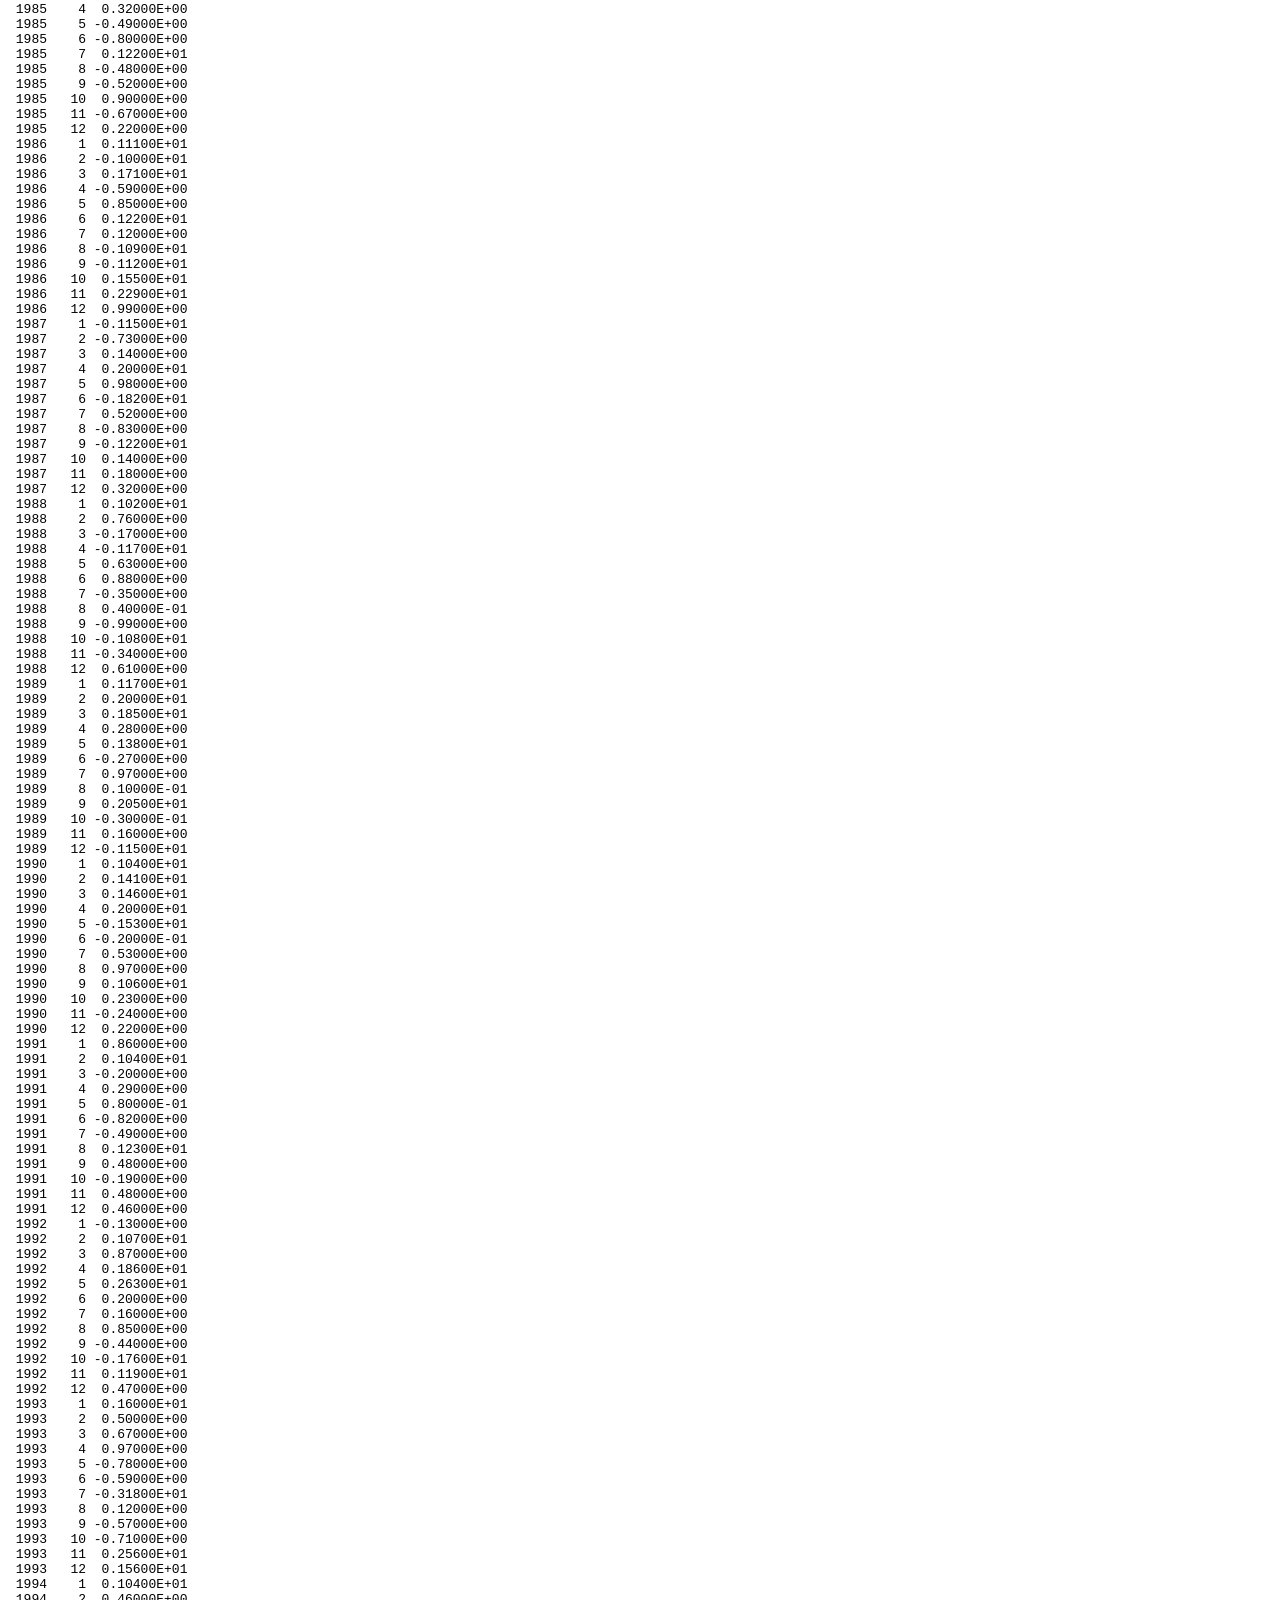
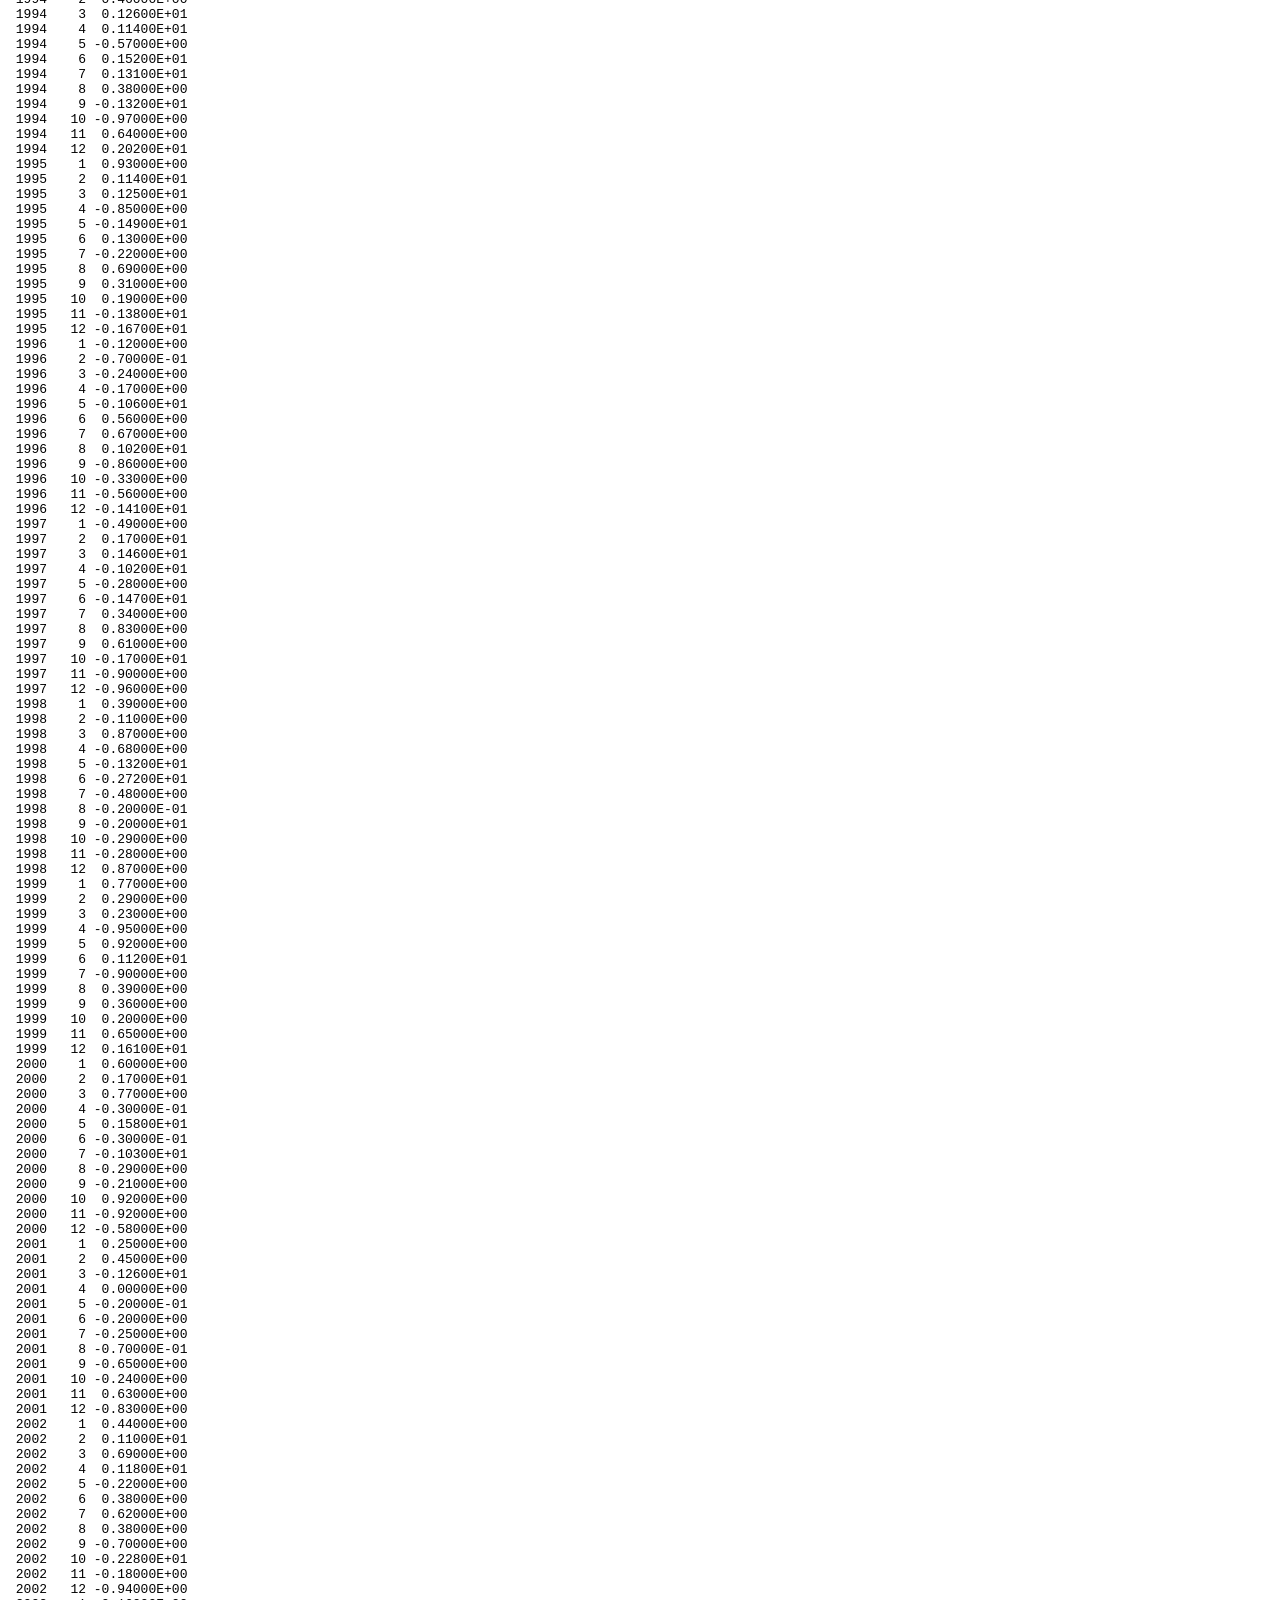
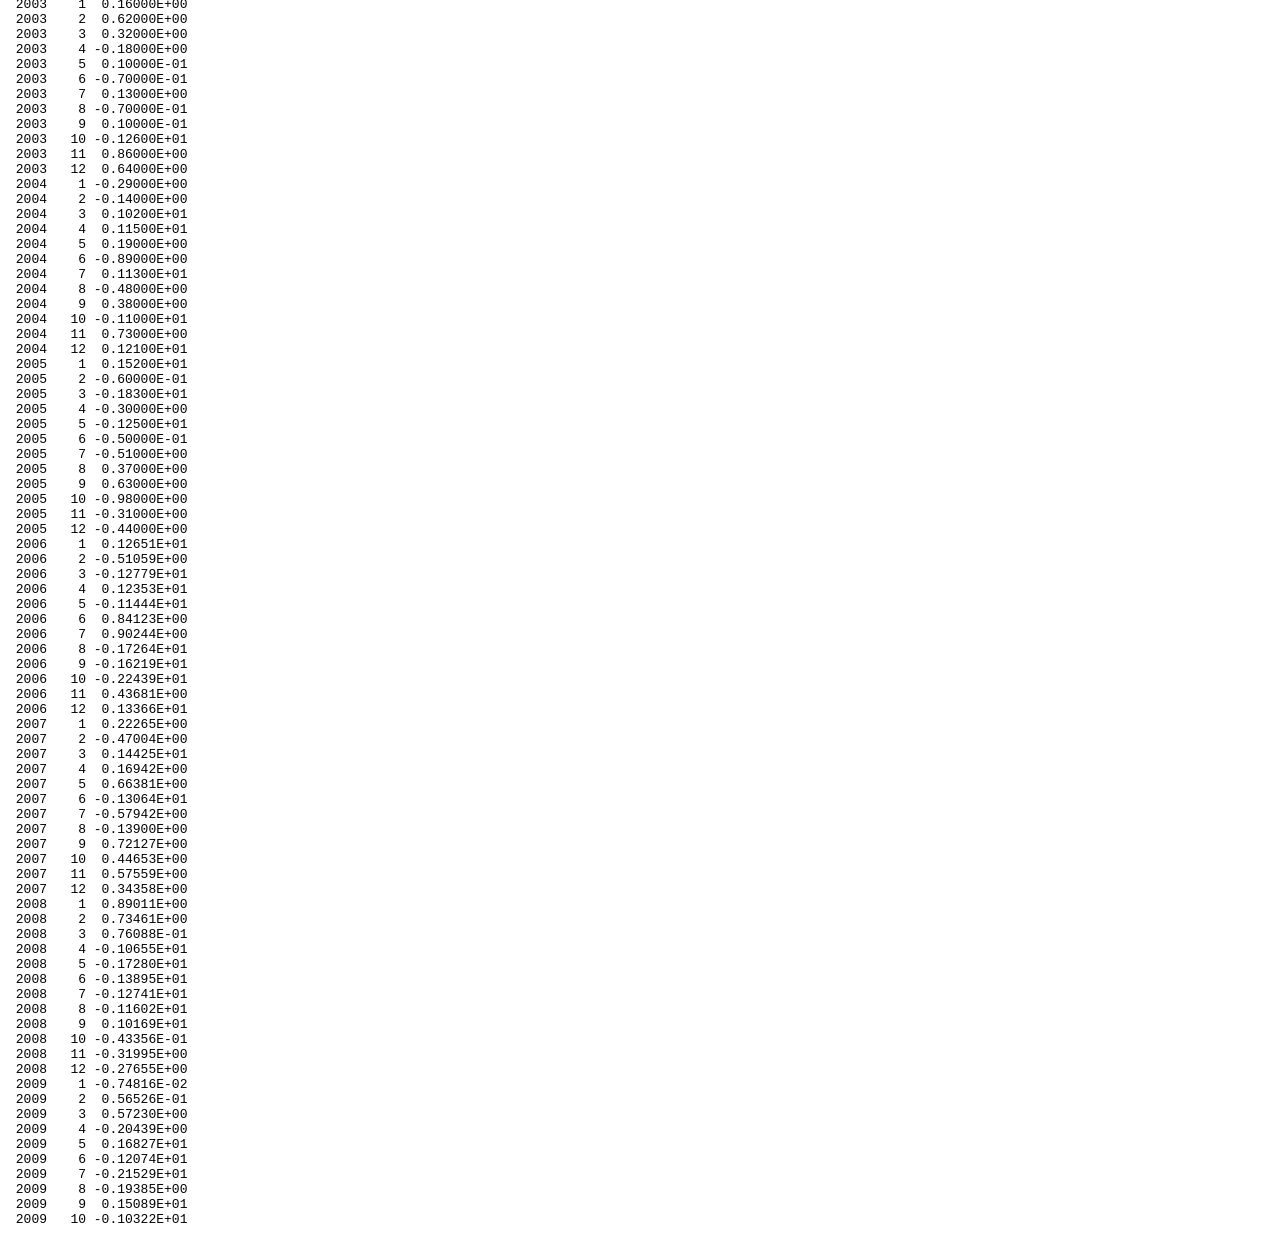
<file: time/u5/u5_data/norm_nao_monthly_b5001_current_ascii.htm>
From: <Saved by Windows Internet Explorer 7>
Subject: 
Date: Wed, 25 Nov 2009 11:14:46 -0800
MIME-Version: 1.0
Content-Type: text/html;
	charset="iso-8859-1"
Content-Transfer-Encoding: 7bit
Content-Location: http://www.cpc.noaa.gov/products/precip/CWlink/pna/norm.nao.monthly.b5001.current.ascii
X-MimeOLE: Produced By Microsoft MimeOLE V6.00.2900.5579

<!DOCTYPE HTML PUBLIC "-//W3C//DTD HTML 4.0 Transitional//EN">
<HTML><HEAD>
<META http-equiv=Content-Type content="text/html; charset=iso-8859-1">
<META content="MSHTML 6.00.6000.16939" name=GENERATOR></HEAD>
<BODY><PRE> 1950    1  0.92000E+00
 1950    2  0.40000E+00
 1950    3 -0.36000E+00
 1950    4  0.73000E+00
 1950    5 -0.59000E+00
 1950    6 -0.60000E-01
 1950    7 -0.12600E+01
 1950    8 -0.50000E-01
 1950    9  0.25000E+00
 1950   10  0.85000E+00
 1950   11 -0.12600E+01
 1950   12 -0.10200E+01
 1951    1  0.80000E-01
 1951    2  0.70000E+00
 1951    3 -0.10200E+01
 1951    4 -0.22000E+00
 1951    5 -0.59000E+00
 1951    6 -0.16400E+01
 1951    7  0.13700E+01
 1951    8 -0.22000E+00
 1951    9 -0.13600E+01
 1951   10  0.18700E+01
 1951   11 -0.39000E+00
 1951   12  0.13200E+01
 1952    1  0.93000E+00
 1952    2 -0.83000E+00
 1952    3 -0.14900E+01
 1952    4  0.10100E+01
 1952    5 -0.11200E+01
 1952    6 -0.40000E+00
 1952    7 -0.90000E-01
 1952    8 -0.28000E+00
 1952    9 -0.54000E+00
 1952   10 -0.73000E+00
 1952   11 -0.11300E+01
 1952   12 -0.43000E+00
 1953    1  0.33000E+00
 1953    2 -0.49000E+00
 1953    3 -0.40000E-01
 1953    4 -0.16700E+01
 1953    5 -0.66000E+00
 1953    6  0.10900E+01
 1953    7  0.40000E+00
 1953    8 -0.71000E+00
 1953    9 -0.35000E+00
 1953   10  0.13200E+01
 1953   11  0.10400E+01
 1953   12 -0.47000E+00
 1954    1  0.37000E+00
 1954    2  0.74000E+00
 1954    3 -0.83000E+00
 1954    4  0.13400E+01
 1954    5 -0.90000E-01
 1954    6 -0.25000E+00
 1954    7 -0.60000E+00
 1954    8 -0.19000E+01
 1954    9 -0.44000E+00
 1954   10  0.60000E+00
 1954   11  0.40000E+00
 1954   12  0.69000E+00
 1955    1 -0.18400E+01
 1955    2 -0.11200E+01
 1955    3 -0.53000E+00
 1955    4 -0.42000E+00
 1955    5 -0.34000E+00
 1955    6 -0.11000E+01
 1955    7  0.17600E+01
 1955    8  0.10700E+01
 1955    9  0.32000E+00
 1955   10 -0.14700E+01
 1955   11 -0.12900E+01
 1955   12  0.17000E+00
 1956    1 -0.22000E+00
 1956    2 -0.11200E+01
 1956    3 -0.50000E-01
 1956    4 -0.10600E+01
 1956    5  0.22100E+01
 1956    6  0.10000E+00
 1956    7 -0.75000E+00
 1956    8 -0.13700E+01
 1956    9  0.24000E+00
 1956   10  0.88000E+00
 1956   11  0.51000E+00
 1956   12  0.10000E+00
 1957    1  0.10500E+01
 1957    2  0.11000E+00
 1957    3 -0.12600E+01
 1957    4  0.49000E+00
 1957    5 -0.79000E+00
 1957    6 -0.72000E+00
 1957    7 -0.11900E+01
 1957    8 -0.55000E+00
 1957    9 -0.16600E+01
 1957   10  0.13200E+01
 1957   11  0.73000E+00
 1957   12  0.12000E+00
 1958    1 -0.54000E+00
 1958    2 -0.10600E+01
 1958    3 -0.19600E+01
 1958    4  0.37000E+00
 1958    5 -0.24000E+00
 1958    6 -0.13800E+01
 1958    7 -0.17300E+01
 1958    8 -0.15600E+01
 1958    9 -0.70000E-01
 1958   10  0.16000E+00
 1958   11  0.16400E+01
 1958   12 -0.70000E+00
 1959    1 -0.87000E+00
 1959    2  0.68000E+00
 1959    3 -0.15000E+00
 1959    4  0.36000E+00
 1959    5  0.39000E+00
 1959    6  0.40000E+00
 1959    7  0.74000E+00
 1959    8  0.60000E-01
 1959    9  0.88000E+00
 1959   10  0.89000E+00
 1959   11  0.41000E+00
 1959   12  0.44000E+00
 1960    1 -0.12900E+01
 1960    2 -0.18900E+01
 1960    3 -0.50000E+00
 1960    4  0.13600E+01
 1960    5  0.45000E+00
 1960    6 -0.21000E+00
 1960    7  0.35000E+00
 1960    8 -0.14000E+01
 1960    9  0.39000E+00
 1960   10 -0.17300E+01
 1960   11 -0.51000E+00
 1960   12  0.60000E-01
 1961    1  0.41000E+00
 1961    2  0.45000E+00
 1961    3  0.55000E+00
 1961    4 -0.15500E+01
 1961    5 -0.36000E+00
 1961    6  0.86000E+00
 1961    7 -0.39000E+00
 1961    8  0.90000E+00
 1961    9  0.12400E+01
 1961   10  0.51000E+00
 1961   11 -0.62000E+00
 1961   12 -0.14800E+01
 1962    1  0.61000E+00
 1962    2  0.55000E+00
 1962    3 -0.24700E+01
 1962    4  0.99000E+00
 1962    5 -0.10000E+00
 1962    6  0.16000E+00
 1962    7 -0.24700E+01
 1962    8  0.14000E+00
 1962    9 -0.37000E+00
 1962   10  0.41000E+00
 1962   11 -0.23000E+00
 1962   12 -0.13200E+01
 1963    1 -0.21200E+01
 1963    2 -0.96000E+00
 1963    3 -0.43000E+00
 1963    4 -0.13500E+01
 1963    5  0.21600E+01
 1963    6 -0.43000E+00
 1963    7 -0.77000E+00
 1963    8 -0.64000E+00
 1963    9  0.17900E+01
 1963   10  0.94000E+00
 1963   11 -0.12700E+01
 1963   12 -0.19200E+01
 1964    1 -0.95000E+00
 1964    2 -0.14300E+01
 1964    3 -0.12000E+01
 1964    4  0.36000E+00
 1964    5  0.52000E+00
 1964    6  0.12900E+01
 1964    7  0.19000E+01
 1964    8 -0.17700E+01
 1964    9  0.20000E+00
 1964   10  0.74000E+00
 1964   11 -0.10000E-01
 1964   12 -0.15000E+00
 1965    1 -0.12000E+00
 1965    2 -0.15500E+01
 1965    3 -0.15100E+01
 1965    4  0.72000E+00
 1965    5 -0.62000E+00
 1965    6  0.29000E+00
 1965    7  0.32000E+00
 1965    8  0.45000E+00
 1965    9  0.37000E+00
 1965   10  0.38000E+00
 1965   11 -0.16600E+01
 1965   12  0.13700E+01
 1966    1 -0.17400E+01
 1966    2 -0.13900E+01
 1966    3  0.56000E+00
 1966    4 -0.75000E+00
 1966    5  0.22000E+00
 1966    6  0.10500E+01
 1966    7  0.32000E+00
 1966    8 -0.17600E+01
 1966    9 -0.45000E+00
 1966   10 -0.68000E+00
 1966   11 -0.40000E-01
 1966   12  0.72000E+00
 1967    1 -0.89000E+00
 1967    2  0.19000E+00
 1967    3  0.15100E+01
 1967    4  0.18000E+00
 1967    5 -0.99000E+00
 1967    6  0.14000E+01
 1967    7  0.41000E+00
 1967    8  0.14400E+01
 1967    9  0.93000E+00
 1967   10  0.70000E-01
 1967   11  0.60000E+00
 1967   12 -0.45000E+00
 1968    1  0.13000E+00
 1968    2 -0.12900E+01
 1968    3  0.40000E+00
 1968    4 -0.10800E+01
 1968    5 -0.17600E+01
 1968    6  0.33000E+00
 1968    7 -0.80000E+00
 1968    8 -0.66000E+00
 1968    9 -0.19200E+01
 1968   10 -0.23000E+01
 1968   11 -0.93000E+00
 1968   12 -0.14000E+01
 1969    1 -0.83000E+00
 1969    2 -0.15500E+01
 1969    3 -0.15600E+01
 1969    4  0.15300E+01
 1969    5  0.55000E+00
 1969    6  0.55000E+00
 1969    7  0.57000E+00
 1969    8 -0.14500E+01
 1969    9  0.20700E+01
 1969   10  0.66000E+00
 1969   11 -0.96000E+00
 1969   12 -0.28000E+00
 1970    1 -0.15000E+01
 1970    2  0.64000E+00
 1970    3 -0.96000E+00
 1970    4 -0.13000E+01
 1970    5  0.11400E+01
 1970    6  0.15500E+01
 1970    7  0.10000E+00
 1970    8  0.10000E+00
 1970    9 -0.90000E-01
 1970   10 -0.92000E+00
 1970   11 -0.60000E+00
 1970   12 -0.12000E+01
 1971    1 -0.11300E+01
 1971    2  0.24000E+00
 1971    3 -0.84000E+00
 1971    4 -0.24000E+00
 1971    5  0.50000E+00
 1971    6 -0.15700E+01
 1971    7  0.24000E+00
 1971    8  0.15500E+01
 1971    9  0.39000E+00
 1971   10  0.58000E+00
 1971   11 -0.20000E+00
 1971   12  0.60000E+00
 1972    1  0.27000E+00
 1972    2  0.32000E+00
 1972    3  0.72000E+00
 1972    4 -0.22000E+00
 1972    5  0.95000E+00
 1972    6  0.88000E+00
 1972    7  0.18000E+00
 1972    8  0.13200E+01
 1972    9 -0.12000E+00
 1972   10  0.10900E+01
 1972   11  0.54000E+00
 1972   12  0.19000E+00
 1973    1  0.40000E-01
 1973    2  0.85000E+00
 1973    3  0.30000E+00
 1973    4 -0.54000E+00
 1973    5 -0.44000E+00
 1973    6  0.39000E+00
 1973    7  0.57000E+00
 1973    8 -0.60000E-01
 1973    9 -0.30000E+00
 1973   10 -0.12400E+01
 1973   11 -0.93000E+00
 1973   12  0.32000E+00
 1974    1  0.13400E+01
 1974    2 -0.14000E+00
 1974    3 -0.30000E-01
 1974    4  0.51000E+00
 1974    5 -0.24000E+00
 1974    6 -0.14000E+00
 1974    7 -0.76000E+00
 1974    8 -0.64000E+00
 1974    9  0.82000E+00
 1974   10  0.49000E+00
 1974   11 -0.54000E+00
 1974   12  0.15000E+01
 1975    1  0.58000E+00
 1975    2 -0.62000E+00
 1975    3 -0.61000E+00
 1975    4 -0.16000E+01
 1975    5 -0.52000E+00
 1975    6 -0.84000E+00
 1975    7  0.15500E+01
 1975    8 -0.26000E+00
 1975    9  0.15600E+01
 1975   10 -0.54000E+00
 1975   11  0.41000E+00
 1975   12  0.00000E+00
 1976    1 -0.25000E+00
 1976    2  0.93000E+00
 1976    3  0.75000E+00
 1976    4  0.26000E+00
 1976    5  0.96000E+00
 1976    6  0.80000E+00
 1976    7 -0.32000E+00
 1976    8  0.19200E+01
 1976    9 -0.12900E+01
 1976   10 -0.80000E-01
 1976   11  0.17000E+00
 1976   12 -0.16000E+01
 1977    1 -0.10400E+01
 1977    2 -0.49000E+00
 1977    3 -0.81000E+00
 1977    4  0.65000E+00
 1977    5 -0.86000E+00
 1977    6 -0.57000E+00
 1977    7 -0.45000E+00
 1977    8 -0.28000E+00
 1977    9  0.37000E+00
 1977   10  0.52000E+00
 1977   11 -0.70000E-01
 1977   12 -0.10000E+01
 1978    1  0.66000E+00
 1978    2 -0.22000E+01
 1978    3  0.70000E+00
 1978    4 -0.11700E+01
 1978    5  0.10800E+01
 1978    6  0.13800E+01
 1978    7 -0.11400E+01
 1978    8  0.64000E+00
 1978    9  0.46000E+00
 1978   10  0.19300E+01
 1978   11  0.30400E+01
 1978   12 -0.15700E+01
 1979    1 -0.13800E+01
 1979    2 -0.67000E+00
 1979    3  0.78000E+00
 1979    4 -0.17100E+01
 1979    5 -0.10300E+01
 1979    6  0.16000E+01
 1979    7  0.83000E+00
 1979    8  0.96000E+00
 1979    9  0.10100E+01
 1979   10 -0.30000E+00
 1979   11  0.53000E+00
 1979   12  0.10000E+01
 1980    1 -0.75000E+00
 1980    2  0.50000E-01
 1980    3 -0.31000E+00
 1980    4  0.12900E+01
 1980    5 -0.15000E+01
 1980    6 -0.37000E+00
 1980    7 -0.42000E+00
 1980    8 -0.22400E+01
 1980    9  0.66000E+00
 1980   10 -0.17700E+01
 1980   11 -0.37000E+00
 1980   12  0.78000E+00
 1981    1  0.37000E+00
 1981    2  0.92000E+00
 1981    3 -0.11900E+01
 1981    4  0.36000E+00
 1981    5  0.20000E+00
 1981    6 -0.45000E+00
 1981    7  0.50000E-01
 1981    8  0.39000E+00
 1981    9 -0.14500E+01
 1981   10 -0.13500E+01
 1981   11 -0.38000E+00
 1981   12 -0.20000E-01
 1982    1 -0.89000E+00
 1982    2  0.11500E+01
 1982    3  0.11500E+01
 1982    4  0.10000E+00
 1982    5 -0.53000E+00
 1982    6 -0.16300E+01
 1982    7  0.11500E+01
 1982    8  0.26000E+00
 1982    9  0.17600E+01
 1982   10 -0.74000E+00
 1982   11  0.16000E+01
 1982   12  0.17800E+01
 1983    1  0.15900E+01
 1983    2 -0.53000E+00
 1983    3  0.95000E+00
 1983    4 -0.85000E+00
 1983    5 -0.70000E-01
 1983    6  0.99000E+00
 1983    7  0.11900E+01
 1983    8  0.16100E+01
 1983    9 -0.11200E+01
 1983   10  0.65000E+00
 1983   11 -0.98000E+00
 1983   12  0.29000E+00
 1984    1  0.16600E+01
 1984    2  0.72000E+00
 1984    3 -0.37000E+00
 1984    4 -0.28000E+00
 1984    5  0.54000E+00
 1984    6 -0.42000E+00
 1984    7 -0.70000E-01
 1984    8  0.11500E+01
 1984    9  0.17000E+00
 1984   10 -0.70000E-01
 1984   11 -0.60000E-01
 1984   12  0.00000E+00
 1985    1 -0.16100E+01
 1985    2 -0.49000E+00
 1985    3  0.20000E+00
 1985    4  0.32000E+00
 1985    5 -0.49000E+00
 1985    6 -0.80000E+00
 1985    7  0.12200E+01
 1985    8 -0.48000E+00
 1985    9 -0.52000E+00
 1985   10  0.90000E+00
 1985   11 -0.67000E+00
 1985   12  0.22000E+00
 1986    1  0.11100E+01
 1986    2 -0.10000E+01
 1986    3  0.17100E+01
 1986    4 -0.59000E+00
 1986    5  0.85000E+00
 1986    6  0.12200E+01
 1986    7  0.12000E+00
 1986    8 -0.10900E+01
 1986    9 -0.11200E+01
 1986   10  0.15500E+01
 1986   11  0.22900E+01
 1986   12  0.99000E+00
 1987    1 -0.11500E+01
 1987    2 -0.73000E+00
 1987    3  0.14000E+00
 1987    4  0.20000E+01
 1987    5  0.98000E+00
 1987    6 -0.18200E+01
 1987    7  0.52000E+00
 1987    8 -0.83000E+00
 1987    9 -0.12200E+01
 1987   10  0.14000E+00
 1987   11  0.18000E+00
 1987   12  0.32000E+00
 1988    1  0.10200E+01
 1988    2  0.76000E+00
 1988    3 -0.17000E+00
 1988    4 -0.11700E+01
 1988    5  0.63000E+00
 1988    6  0.88000E+00
 1988    7 -0.35000E+00
 1988    8  0.40000E-01
 1988    9 -0.99000E+00
 1988   10 -0.10800E+01
 1988   11 -0.34000E+00
 1988   12  0.61000E+00
 1989    1  0.11700E+01
 1989    2  0.20000E+01
 1989    3  0.18500E+01
 1989    4  0.28000E+00
 1989    5  0.13800E+01
 1989    6 -0.27000E+00
 1989    7  0.97000E+00
 1989    8  0.10000E-01
 1989    9  0.20500E+01
 1989   10 -0.30000E-01
 1989   11  0.16000E+00
 1989   12 -0.11500E+01
 1990    1  0.10400E+01
 1990    2  0.14100E+01
 1990    3  0.14600E+01
 1990    4  0.20000E+01
 1990    5 -0.15300E+01
 1990    6 -0.20000E-01
 1990    7  0.53000E+00
 1990    8  0.97000E+00
 1990    9  0.10600E+01
 1990   10  0.23000E+00
 1990   11 -0.24000E+00
 1990   12  0.22000E+00
 1991    1  0.86000E+00
 1991    2  0.10400E+01
 1991    3 -0.20000E+00
 1991    4  0.29000E+00
 1991    5  0.80000E-01
 1991    6 -0.82000E+00
 1991    7 -0.49000E+00
 1991    8  0.12300E+01
 1991    9  0.48000E+00
 1991   10 -0.19000E+00
 1991   11  0.48000E+00
 1991   12  0.46000E+00
 1992    1 -0.13000E+00
 1992    2  0.10700E+01
 1992    3  0.87000E+00
 1992    4  0.18600E+01
 1992    5  0.26300E+01
 1992    6  0.20000E+00
 1992    7  0.16000E+00
 1992    8  0.85000E+00
 1992    9 -0.44000E+00
 1992   10 -0.17600E+01
 1992   11  0.11900E+01
 1992   12  0.47000E+00
 1993    1  0.16000E+01
 1993    2  0.50000E+00
 1993    3  0.67000E+00
 1993    4  0.97000E+00
 1993    5 -0.78000E+00
 1993    6 -0.59000E+00
 1993    7 -0.31800E+01
 1993    8  0.12000E+00
 1993    9 -0.57000E+00
 1993   10 -0.71000E+00
 1993   11  0.25600E+01
 1993   12  0.15600E+01
 1994    1  0.10400E+01
 1994    2  0.46000E+00
 1994    3  0.12600E+01
 1994    4  0.11400E+01
 1994    5 -0.57000E+00
 1994    6  0.15200E+01
 1994    7  0.13100E+01
 1994    8  0.38000E+00
 1994    9 -0.13200E+01
 1994   10 -0.97000E+00
 1994   11  0.64000E+00
 1994   12  0.20200E+01
 1995    1  0.93000E+00
 1995    2  0.11400E+01
 1995    3  0.12500E+01
 1995    4 -0.85000E+00
 1995    5 -0.14900E+01
 1995    6  0.13000E+00
 1995    7 -0.22000E+00
 1995    8  0.69000E+00
 1995    9  0.31000E+00
 1995   10  0.19000E+00
 1995   11 -0.13800E+01
 1995   12 -0.16700E+01
 1996    1 -0.12000E+00
 1996    2 -0.70000E-01
 1996    3 -0.24000E+00
 1996    4 -0.17000E+00
 1996    5 -0.10600E+01
 1996    6  0.56000E+00
 1996    7  0.67000E+00
 1996    8  0.10200E+01
 1996    9 -0.86000E+00
 1996   10 -0.33000E+00
 1996   11 -0.56000E+00
 1996   12 -0.14100E+01
 1997    1 -0.49000E+00
 1997    2  0.17000E+01
 1997    3  0.14600E+01
 1997    4 -0.10200E+01
 1997    5 -0.28000E+00
 1997    6 -0.14700E+01
 1997    7  0.34000E+00
 1997    8  0.83000E+00
 1997    9  0.61000E+00
 1997   10 -0.17000E+01
 1997   11 -0.90000E+00
 1997   12 -0.96000E+00
 1998    1  0.39000E+00
 1998    2 -0.11000E+00
 1998    3  0.87000E+00
 1998    4 -0.68000E+00
 1998    5 -0.13200E+01
 1998    6 -0.27200E+01
 1998    7 -0.48000E+00
 1998    8 -0.20000E-01
 1998    9 -0.20000E+01
 1998   10 -0.29000E+00
 1998   11 -0.28000E+00
 1998   12  0.87000E+00
 1999    1  0.77000E+00
 1999    2  0.29000E+00
 1999    3  0.23000E+00
 1999    4 -0.95000E+00
 1999    5  0.92000E+00
 1999    6  0.11200E+01
 1999    7 -0.90000E+00
 1999    8  0.39000E+00
 1999    9  0.36000E+00
 1999   10  0.20000E+00
 1999   11  0.65000E+00
 1999   12  0.16100E+01
 2000    1  0.60000E+00
 2000    2  0.17000E+01
 2000    3  0.77000E+00
 2000    4 -0.30000E-01
 2000    5  0.15800E+01
 2000    6 -0.30000E-01
 2000    7 -0.10300E+01
 2000    8 -0.29000E+00
 2000    9 -0.21000E+00
 2000   10  0.92000E+00
 2000   11 -0.92000E+00
 2000   12 -0.58000E+00
 2001    1  0.25000E+00
 2001    2  0.45000E+00
 2001    3 -0.12600E+01
 2001    4  0.00000E+00
 2001    5 -0.20000E-01
 2001    6 -0.20000E+00
 2001    7 -0.25000E+00
 2001    8 -0.70000E-01
 2001    9 -0.65000E+00
 2001   10 -0.24000E+00
 2001   11  0.63000E+00
 2001   12 -0.83000E+00
 2002    1  0.44000E+00
 2002    2  0.11000E+01
 2002    3  0.69000E+00
 2002    4  0.11800E+01
 2002    5 -0.22000E+00
 2002    6  0.38000E+00
 2002    7  0.62000E+00
 2002    8  0.38000E+00
 2002    9 -0.70000E+00
 2002   10 -0.22800E+01
 2002   11 -0.18000E+00
 2002   12 -0.94000E+00
 2003    1  0.16000E+00
 2003    2  0.62000E+00
 2003    3  0.32000E+00
 2003    4 -0.18000E+00
 2003    5  0.10000E-01
 2003    6 -0.70000E-01
 2003    7  0.13000E+00
 2003    8 -0.70000E-01
 2003    9  0.10000E-01
 2003   10 -0.12600E+01
 2003   11  0.86000E+00
 2003   12  0.64000E+00
 2004    1 -0.29000E+00
 2004    2 -0.14000E+00
 2004    3  0.10200E+01
 2004    4  0.11500E+01
 2004    5  0.19000E+00
 2004    6 -0.89000E+00
 2004    7  0.11300E+01
 2004    8 -0.48000E+00
 2004    9  0.38000E+00
 2004   10 -0.11000E+01
 2004   11  0.73000E+00
 2004   12  0.12100E+01
 2005    1  0.15200E+01
 2005    2 -0.60000E-01
 2005    3 -0.18300E+01
 2005    4 -0.30000E+00
 2005    5 -0.12500E+01
 2005    6 -0.50000E-01
 2005    7 -0.51000E+00
 2005    8  0.37000E+00
 2005    9  0.63000E+00
 2005   10 -0.98000E+00
 2005   11 -0.31000E+00
 2005   12 -0.44000E+00
 2006    1  0.12651E+01
 2006    2 -0.51059E+00
 2006    3 -0.12779E+01
 2006    4  0.12353E+01
 2006    5 -0.11444E+01
 2006    6  0.84123E+00
 2006    7  0.90244E+00
 2006    8 -0.17264E+01
 2006    9 -0.16219E+01
 2006   10 -0.22439E+01
 2006   11  0.43681E+00
 2006   12  0.13366E+01
 2007    1  0.22265E+00
 2007    2 -0.47004E+00
 2007    3  0.14425E+01
 2007    4  0.16942E+00
 2007    5  0.66381E+00
 2007    6 -0.13064E+01
 2007    7 -0.57942E+00
 2007    8 -0.13900E+00
 2007    9  0.72127E+00
 2007   10  0.44653E+00
 2007   11  0.57559E+00
 2007   12  0.34358E+00
 2008    1  0.89011E+00
 2008    2  0.73461E+00
 2008    3  0.76088E-01
 2008    4 -0.10655E+01
 2008    5 -0.17280E+01
 2008    6 -0.13895E+01
 2008    7 -0.12741E+01
 2008    8 -0.11602E+01
 2008    9  0.10169E+01
 2008   10 -0.43356E-01
 2008   11 -0.31995E+00
 2008   12 -0.27655E+00
 2009    1 -0.74816E-02
 2009    2  0.56526E-01
 2009    3  0.57230E+00
 2009    4 -0.20439E+00
 2009    5  0.16827E+01
 2009    6 -0.12074E+01
 2009    7 -0.21529E+01
 2009    8 -0.19385E+00
 2009    9  0.15089E+01
 2009   10 -0.10322E+01
</PRE></BODY></HTML>
</file>
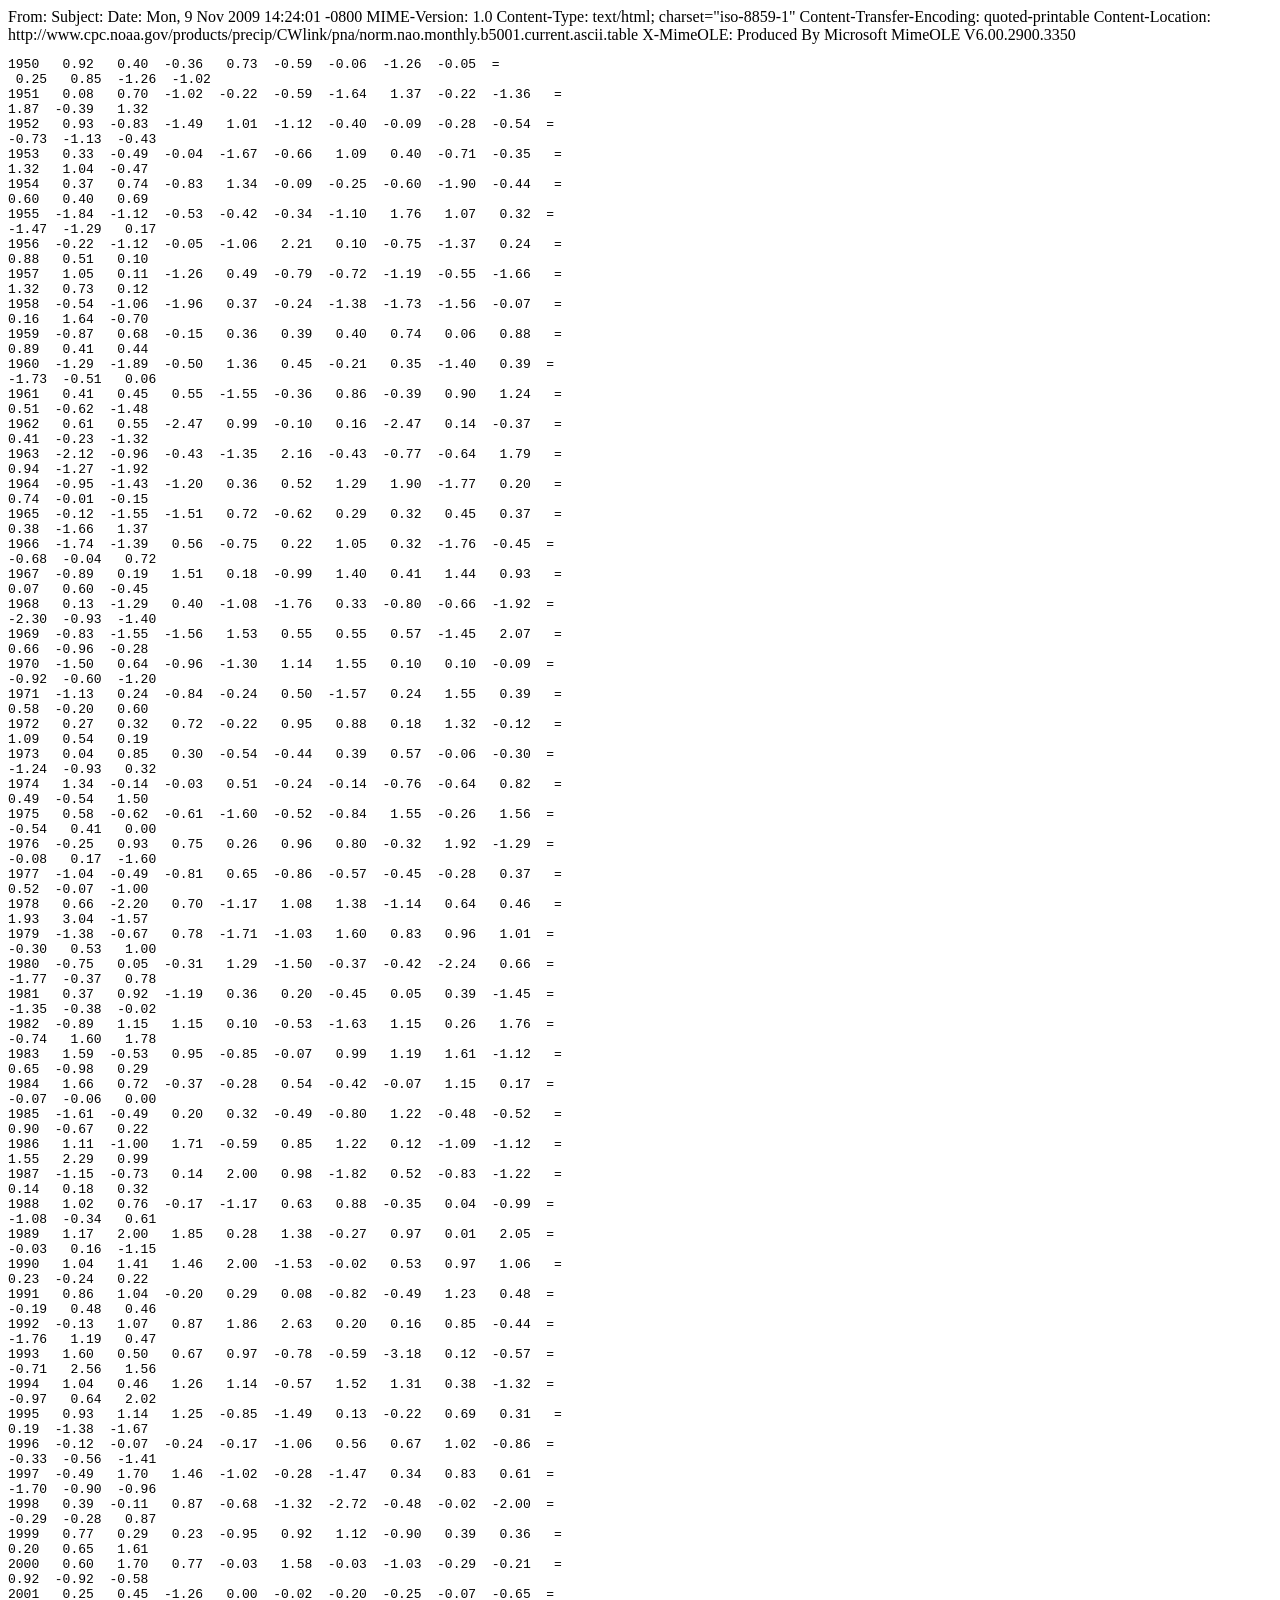
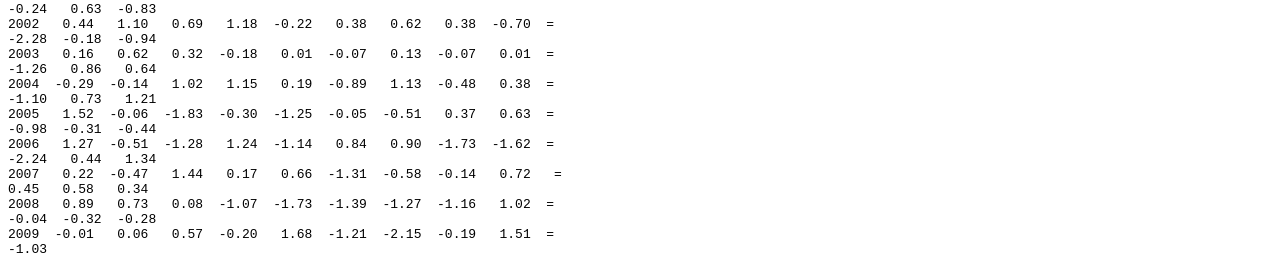
<file: time/u5/u5_docs/someNorthAtlanticOscillationNumbers.htm>
From: <Saved by Windows Internet Explorer 8>
Subject: 
Date: Mon, 9 Nov 2009 14:24:01 -0800
MIME-Version: 1.0
Content-Type: text/html;
	charset="iso-8859-1"
Content-Transfer-Encoding: quoted-printable
Content-Location: http://www.cpc.noaa.gov/products/precip/CWlink/pna/norm.nao.monthly.b5001.current.ascii.table
X-MimeOLE: Produced By Microsoft MimeOLE V6.00.2900.3350

<!DOCTYPE HTML PUBLIC "-//W3C//DTD HTML 4.0 Transitional//EN">
<HTML><HEAD>
<META content=3D"text/html; charset=3Diso-8859-1" =
http-equiv=3DContent-Type>
<META name=3DGENERATOR content=3D"MSHTML 8.00.6001.18852"></HEAD>
<BODY><PRE>1950   0.92   0.40  -0.36   0.73  -0.59  -0.06  -1.26  -0.05  =
 0.25   0.85  -1.26  -1.02
1951   0.08   0.70  -1.02  -0.22  -0.59  -1.64   1.37  -0.22  -1.36   =
1.87  -0.39   1.32
1952   0.93  -0.83  -1.49   1.01  -1.12  -0.40  -0.09  -0.28  -0.54  =
-0.73  -1.13  -0.43
1953   0.33  -0.49  -0.04  -1.67  -0.66   1.09   0.40  -0.71  -0.35   =
1.32   1.04  -0.47
1954   0.37   0.74  -0.83   1.34  -0.09  -0.25  -0.60  -1.90  -0.44   =
0.60   0.40   0.69
1955  -1.84  -1.12  -0.53  -0.42  -0.34  -1.10   1.76   1.07   0.32  =
-1.47  -1.29   0.17
1956  -0.22  -1.12  -0.05  -1.06   2.21   0.10  -0.75  -1.37   0.24   =
0.88   0.51   0.10
1957   1.05   0.11  -1.26   0.49  -0.79  -0.72  -1.19  -0.55  -1.66   =
1.32   0.73   0.12
1958  -0.54  -1.06  -1.96   0.37  -0.24  -1.38  -1.73  -1.56  -0.07   =
0.16   1.64  -0.70
1959  -0.87   0.68  -0.15   0.36   0.39   0.40   0.74   0.06   0.88   =
0.89   0.41   0.44
1960  -1.29  -1.89  -0.50   1.36   0.45  -0.21   0.35  -1.40   0.39  =
-1.73  -0.51   0.06
1961   0.41   0.45   0.55  -1.55  -0.36   0.86  -0.39   0.90   1.24   =
0.51  -0.62  -1.48
1962   0.61   0.55  -2.47   0.99  -0.10   0.16  -2.47   0.14  -0.37   =
0.41  -0.23  -1.32
1963  -2.12  -0.96  -0.43  -1.35   2.16  -0.43  -0.77  -0.64   1.79   =
0.94  -1.27  -1.92
1964  -0.95  -1.43  -1.20   0.36   0.52   1.29   1.90  -1.77   0.20   =
0.74  -0.01  -0.15
1965  -0.12  -1.55  -1.51   0.72  -0.62   0.29   0.32   0.45   0.37   =
0.38  -1.66   1.37
1966  -1.74  -1.39   0.56  -0.75   0.22   1.05   0.32  -1.76  -0.45  =
-0.68  -0.04   0.72
1967  -0.89   0.19   1.51   0.18  -0.99   1.40   0.41   1.44   0.93   =
0.07   0.60  -0.45
1968   0.13  -1.29   0.40  -1.08  -1.76   0.33  -0.80  -0.66  -1.92  =
-2.30  -0.93  -1.40
1969  -0.83  -1.55  -1.56   1.53   0.55   0.55   0.57  -1.45   2.07   =
0.66  -0.96  -0.28
1970  -1.50   0.64  -0.96  -1.30   1.14   1.55   0.10   0.10  -0.09  =
-0.92  -0.60  -1.20
1971  -1.13   0.24  -0.84  -0.24   0.50  -1.57   0.24   1.55   0.39   =
0.58  -0.20   0.60
1972   0.27   0.32   0.72  -0.22   0.95   0.88   0.18   1.32  -0.12   =
1.09   0.54   0.19
1973   0.04   0.85   0.30  -0.54  -0.44   0.39   0.57  -0.06  -0.30  =
-1.24  -0.93   0.32
1974   1.34  -0.14  -0.03   0.51  -0.24  -0.14  -0.76  -0.64   0.82   =
0.49  -0.54   1.50
1975   0.58  -0.62  -0.61  -1.60  -0.52  -0.84   1.55  -0.26   1.56  =
-0.54   0.41   0.00
1976  -0.25   0.93   0.75   0.26   0.96   0.80  -0.32   1.92  -1.29  =
-0.08   0.17  -1.60
1977  -1.04  -0.49  -0.81   0.65  -0.86  -0.57  -0.45  -0.28   0.37   =
0.52  -0.07  -1.00
1978   0.66  -2.20   0.70  -1.17   1.08   1.38  -1.14   0.64   0.46   =
1.93   3.04  -1.57
1979  -1.38  -0.67   0.78  -1.71  -1.03   1.60   0.83   0.96   1.01  =
-0.30   0.53   1.00
1980  -0.75   0.05  -0.31   1.29  -1.50  -0.37  -0.42  -2.24   0.66  =
-1.77  -0.37   0.78
1981   0.37   0.92  -1.19   0.36   0.20  -0.45   0.05   0.39  -1.45  =
-1.35  -0.38  -0.02
1982  -0.89   1.15   1.15   0.10  -0.53  -1.63   1.15   0.26   1.76  =
-0.74   1.60   1.78
1983   1.59  -0.53   0.95  -0.85  -0.07   0.99   1.19   1.61  -1.12   =
0.65  -0.98   0.29
1984   1.66   0.72  -0.37  -0.28   0.54  -0.42  -0.07   1.15   0.17  =
-0.07  -0.06   0.00
1985  -1.61  -0.49   0.20   0.32  -0.49  -0.80   1.22  -0.48  -0.52   =
0.90  -0.67   0.22
1986   1.11  -1.00   1.71  -0.59   0.85   1.22   0.12  -1.09  -1.12   =
1.55   2.29   0.99
1987  -1.15  -0.73   0.14   2.00   0.98  -1.82   0.52  -0.83  -1.22   =
0.14   0.18   0.32
1988   1.02   0.76  -0.17  -1.17   0.63   0.88  -0.35   0.04  -0.99  =
-1.08  -0.34   0.61
1989   1.17   2.00   1.85   0.28   1.38  -0.27   0.97   0.01   2.05  =
-0.03   0.16  -1.15
1990   1.04   1.41   1.46   2.00  -1.53  -0.02   0.53   0.97   1.06   =
0.23  -0.24   0.22
1991   0.86   1.04  -0.20   0.29   0.08  -0.82  -0.49   1.23   0.48  =
-0.19   0.48   0.46
1992  -0.13   1.07   0.87   1.86   2.63   0.20   0.16   0.85  -0.44  =
-1.76   1.19   0.47
1993   1.60   0.50   0.67   0.97  -0.78  -0.59  -3.18   0.12  -0.57  =
-0.71   2.56   1.56
1994   1.04   0.46   1.26   1.14  -0.57   1.52   1.31   0.38  -1.32  =
-0.97   0.64   2.02
1995   0.93   1.14   1.25  -0.85  -1.49   0.13  -0.22   0.69   0.31   =
0.19  -1.38  -1.67
1996  -0.12  -0.07  -0.24  -0.17  -1.06   0.56   0.67   1.02  -0.86  =
-0.33  -0.56  -1.41
1997  -0.49   1.70   1.46  -1.02  -0.28  -1.47   0.34   0.83   0.61  =
-1.70  -0.90  -0.96
1998   0.39  -0.11   0.87  -0.68  -1.32  -2.72  -0.48  -0.02  -2.00  =
-0.29  -0.28   0.87
1999   0.77   0.29   0.23  -0.95   0.92   1.12  -0.90   0.39   0.36   =
0.20   0.65   1.61
2000   0.60   1.70   0.77  -0.03   1.58  -0.03  -1.03  -0.29  -0.21   =
0.92  -0.92  -0.58
2001   0.25   0.45  -1.26   0.00  -0.02  -0.20  -0.25  -0.07  -0.65  =
-0.24   0.63  -0.83
2002   0.44   1.10   0.69   1.18  -0.22   0.38   0.62   0.38  -0.70  =
-2.28  -0.18  -0.94
2003   0.16   0.62   0.32  -0.18   0.01  -0.07   0.13  -0.07   0.01  =
-1.26   0.86   0.64
2004  -0.29  -0.14   1.02   1.15   0.19  -0.89   1.13  -0.48   0.38  =
-1.10   0.73   1.21
2005   1.52  -0.06  -1.83  -0.30  -1.25  -0.05  -0.51   0.37   0.63  =
-0.98  -0.31  -0.44
2006   1.27  -0.51  -1.28   1.24  -1.14   0.84   0.90  -1.73  -1.62  =
-2.24   0.44   1.34
2007   0.22  -0.47   1.44   0.17   0.66  -1.31  -0.58  -0.14   0.72   =
0.45   0.58   0.34
2008   0.89   0.73   0.08  -1.07  -1.73  -1.39  -1.27  -1.16   1.02  =
-0.04  -0.32  -0.28
2009  -0.01   0.06   0.57  -0.20   1.68  -1.21  -2.15  -0.19   1.51  =
-1.03
</PRE></BODY></HTML>
</file>
<file: links/menu3.css>
* {
    margin: 0;
    padding: 0;
    box-sizing: border-box;
}
body {
    font: 14px/1.3 Arial, sans-serif;
    background: #f2f2f2;
}
.header {
    max-width: 1100px;
    margin: 20px auto 0;
    padding: 0 15px;
}
.header h1 {
    font-size: 20px;
    color: #333;
}
.toolbar {
    max-width: 1100px;
    margin: 8px auto 0;
    padding: 0 15px;
    display: flex;
    gap: 10px;
    align-items: center;
    flex-wrap: wrap;
}
.toolbar input[type="text"] {
    flex: 1 1 260px;
    padding: 8px 10px;
    font-size: 14px;
    border: 1px solid #8899AA;
    border-radius: 3px;
}
.toolbar .pagelinks {
    display: flex;
    flex-wrap: wrap;
    gap: 4px;
}
.toolbar .pagelinks a {
    display: inline-block;
    padding: 4px 8px;
    background: #AABBCC;
    color: #000;
    text-decoration: none;
    border-radius: 3px;
    font-size: 12px;
}
.toolbar .pagelinks a.current {
    background: #8899AA;
    color: #fff;
    font-weight: bold;
}
.toolbar .hint {
    font-size: 12px;
    color: #666;
    width: 100%;
}
.box {
    background: #EEEEEE;
    max-width: 1100px;
    margin: 15px auto 60px;
    padding: 15px;
    min-height: 400px;
}
#bookmarks, #bookmarks ul.subs, #bookmarks ul.sites {
    background-color: #ADD8E6;
    list-style: none outside none;
    margin: 0;
    padding: 0;
}
#bookmarks {
    display: block;
    padding: 5px;
    position: relative;
    width: 160px;
    perspective: 300px;
}
#bookmarks li {
    background-color: #FFFFFF;
    position: relative;
}
#bookmarks > li {
    transform-style: preserve-3d;
}
#bookmarks li a {
    background-color: #FFFFFF;
    border-color: #DDDDDD #555555 #555555 #DDDDDD;
    border-style: solid;
    border-width: 1px;
    color: #000000;
    display: block;
    font-size: 14px;
    padding: 8px 10px 8px 5px;
    text-decoration: none;
    width: 143px;
    overflow: hidden;
    text-overflow: ellipsis;
    white-space: nowrap;
    transition: all 0.15s linear;
}
#bookmarks li a.linkA {
    width: 240px;
    white-space: normal;
}
/* widen the tier-1 and tier-2 labels so the colored box reaches all the
   way to where the next flyout starts -- closes the visible white gap
   between tiers instead of just the invisible hover-bridge closing it */
#bookmarks > li.name-item > a {
    width: 162px;
}
#bookmarks ul.subs li.subname-item > a {
    width: 172px;
}
#bookmarks li:hover > a,
#bookmarks li.open > a {
    background-color: #ADD8E6;
    color: #000000;
}
/* Each top-level and second-level <li> has transform-style: preserve-3d
   (needed for the 3D flip), which makes every li its own stacking
   context. Without this, a later sibling li (e.g. "algebra", further
   down the list) paints its own opaque box on top of an earlier
   sibling's open flyout wherever the two happen to overlap -- looking
   exactly like a stray label edge showing through the flyout's border.
   Promoting the currently open li above ALL of its siblings fixes it. */
#bookmarks > li:hover,
#bookmarks > li.open,
#bookmarks ul.subs > li:hover,
#bookmarks ul.subs > li.open {
    z-index: 10;
}
#bookmarks li a.editing-hl {
    outline: 2px solid #ff9900;
}

/* flyout base (level 2 = .subs, level 3 = .sites) */
#bookmarks ul.subs, #bookmarks ul.sites {
    left: -9999px;
    opacity: 0;
    overflow: visible;
    padding: 5px;
    position: absolute;
    top: -9999px;
    width: 165px;
    transform: rotateY(70deg);
    transform-origin: 0 0;
    transition: transform 0.25s linear, opacity 0.25s linear;
    z-index: 5;
}
#bookmarks ul.sites {
    width: 262px;
    z-index: 6;
}
#bookmarks > li > ul.subs > li {
    transform-style: preserve-3d;
}
#bookmarks > li:hover > ul.subs,
#bookmarks > li.open > ul.subs {
    left: 162px;
    top: 0;
    opacity: 1;
    transition-delay: 0s;
    transform: rotateY(0deg);
}
#bookmarks ul.subs > li:hover > ul.sites,
#bookmarks ul.subs > li.open > ul.sites {
    left: 172px;
    top: 0;
    opacity: 1;
    transition-delay: 0s;
    transform: rotateY(0deg);
}
/* widen the hoverable strip so there's no dead gap between a handle and
   its flyout -- an invisible bridge the mouse can cross safely */
#bookmarks > li.name-item {
    padding-right: 20px;
    margin-right: -20px;
}
#bookmarks li.subname-item {
    padding-right: 20px;
    margin-right: -20px;
}
#bookmarks ul li {
    width: 100%;
}
#bookmarks ul.sites li a {
    width: 240px;
    white-space: normal;
    word-wrap: break-word;
}

/* drag-over highlight for move-by-drag (optional future use) */
#bookmarks li.drop-target > a {
    outline: 2px dashed #cc3300;
}

/* context menu */
.ctxmenu {
    position: fixed;
    background: #fff;
    border: 1px solid #555;
    box-shadow: 2px 2px 6px rgba(0,0,0,0.3);
    z-index: 1000;
    min-width: 170px;
    font-size: 13px;
    display: none;
}
.ctxmenu.open { display: block; }
.ctxmenu .item {
    padding: 7px 12px;
    cursor: pointer;
    white-space: nowrap;
}
.ctxmenu .item:hover {
    background: #8899AA;
    color: #fff;
}
.ctxmenu .sep {
    border-top: 1px solid #ddd;
    margin: 3px 0;
}

/* move picker modal */
.modal-backdrop {
    position: fixed;
    inset: 0;
    background: rgba(0,0,0,0.35);
    z-index: 2000;
    display: none;
    align-items: center;
    justify-content: center;
}
.modal-backdrop.open { display: flex; }
.modal {
    background: #fff;
    border-radius: 6px;
    width: 480px;
    max-width: 92vw;
    max-height: 80vh;
    display: flex;
    flex-direction: column;
    overflow: hidden;
    box-shadow: 0 4px 20px rgba(0,0,0,0.4);
}
.modal h3 {
    padding: 12px 16px;
    background: #8899AA;
    color: #fff;
    font-size: 15px;
}
.modal .body {
    padding: 12px 16px;
    overflow-y: auto;
}
.modal .body input[type="text"] {
    width: 100%;
    padding: 6px 8px;
    margin-bottom: 10px;
    border: 1px solid #ccc;
    border-radius: 3px;
}
.modal .choice {
    padding: 6px 8px;
    cursor: pointer;
    border-radius: 3px;
}
.modal .choice:hover {
    background: #eef2f6;
}
.modal .actions {
    padding: 10px 16px;
    text-align: right;
    border-top: 1px solid #eee;
}
.modal button {
    padding: 6px 14px;
    margin-left: 6px;
    cursor: pointer;
}
.toast {
    position: fixed;
    bottom: 16px;
    left: 50%;
    transform: translateX(-50%);
    background: #333;
    color: #fff;
    padding: 8px 16px;
    border-radius: 4px;
    font-size: 13px;
    z-index: 3000;
    opacity: 0;
    transition: opacity 0.2s;
    pointer-events: none;
}
.toast.show { opacity: 1; }

/* --- fit the blue frames to their boxes (Oct 17, 2026) ---
   every frame is its boxes' width plus 5 px of blue on each side, and each flyout starts
   at the edge of its parent's frame, level with the box that opened it */
#bookmarks { width: 172px; }                         /* 162 px boxes + 2 x 5 px */
#bookmarks ul.subs { width: 182px; }                 /* 172 px boxes + 2 x 5 px */
#bookmarks ul.sites { width: 250px; }                /* 240 px boxes + 2 x 5 px */
#bookmarks > li:hover > ul.subs,
#bookmarks > li.open > ul.subs { left: 167px; top: -5px; }
#bookmarks ul.subs > li:hover > ul.sites,
#bookmarks ul.subs > li.open > ul.sites { left: 177px; top: -5px; }
#bookmarks li { background-color: transparent; }   /* the invisible hover bridge beside each box no longer shows as a white strip */
</file>
